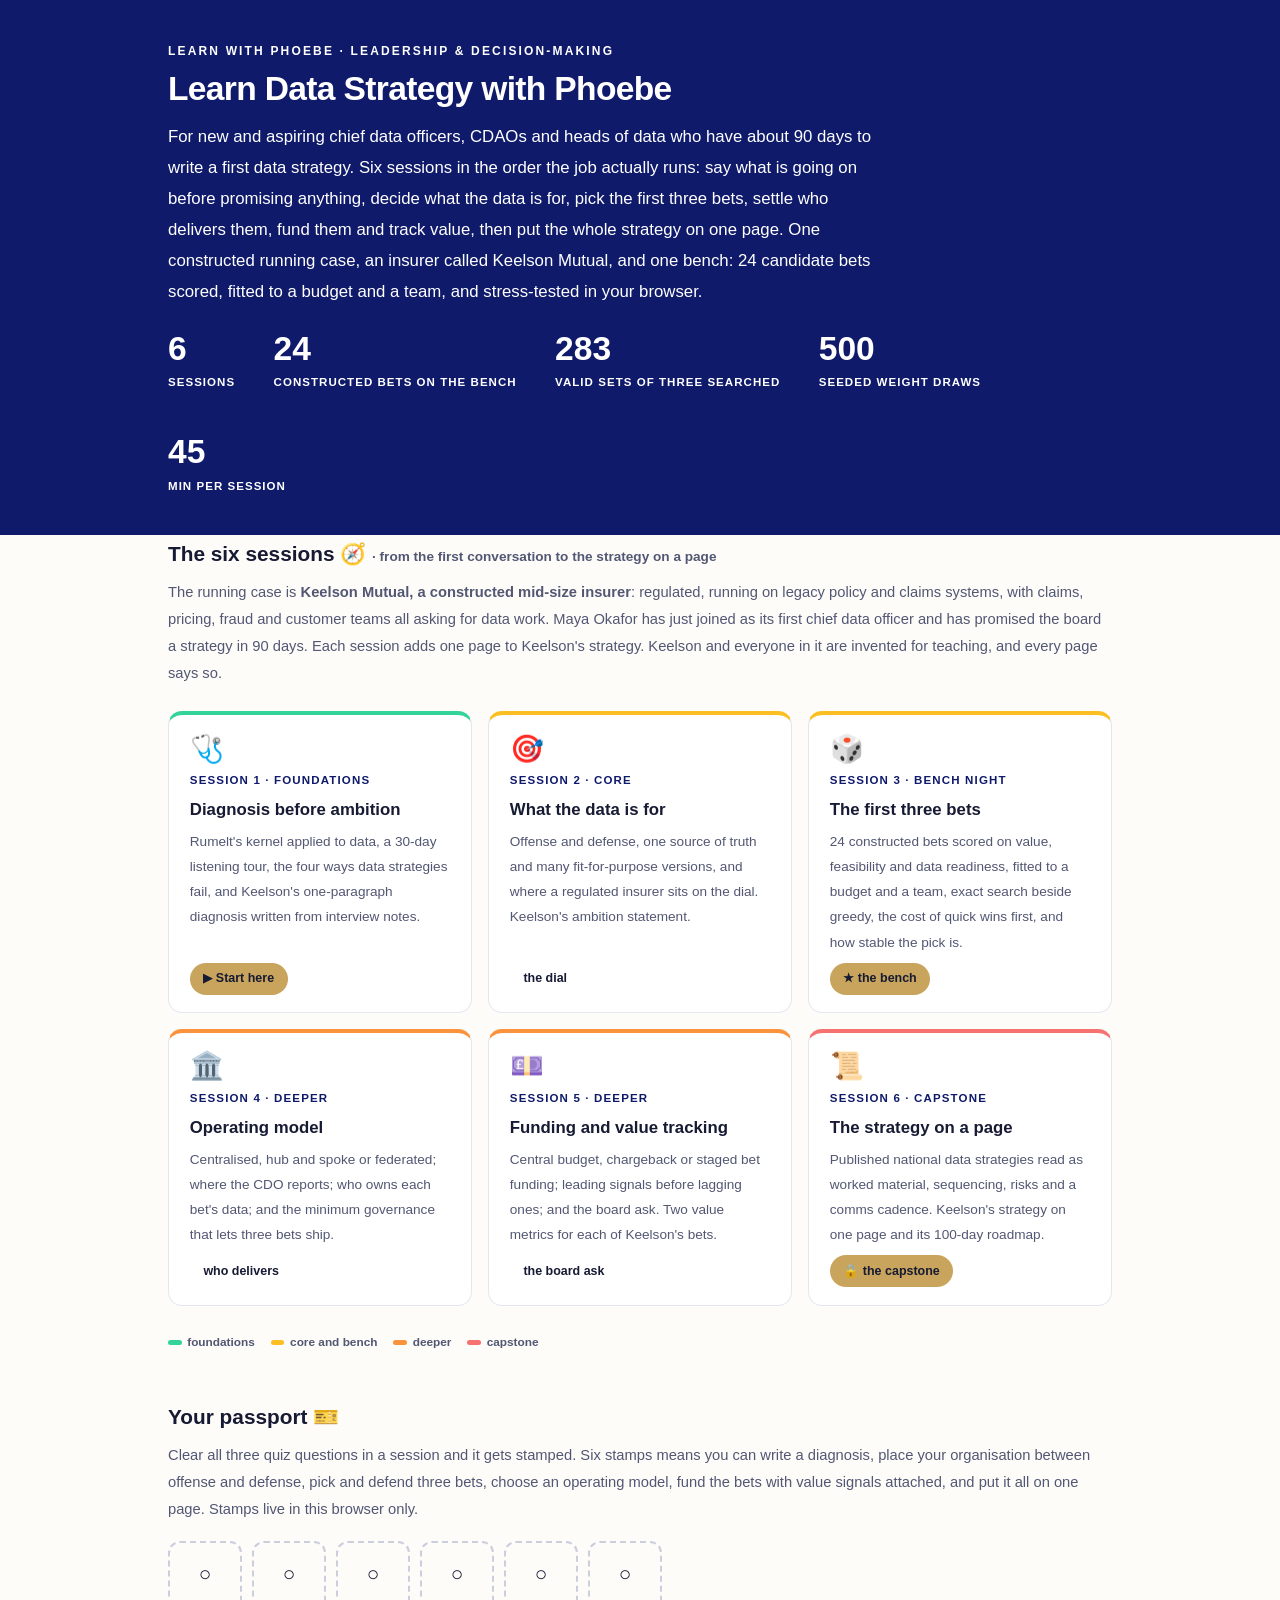
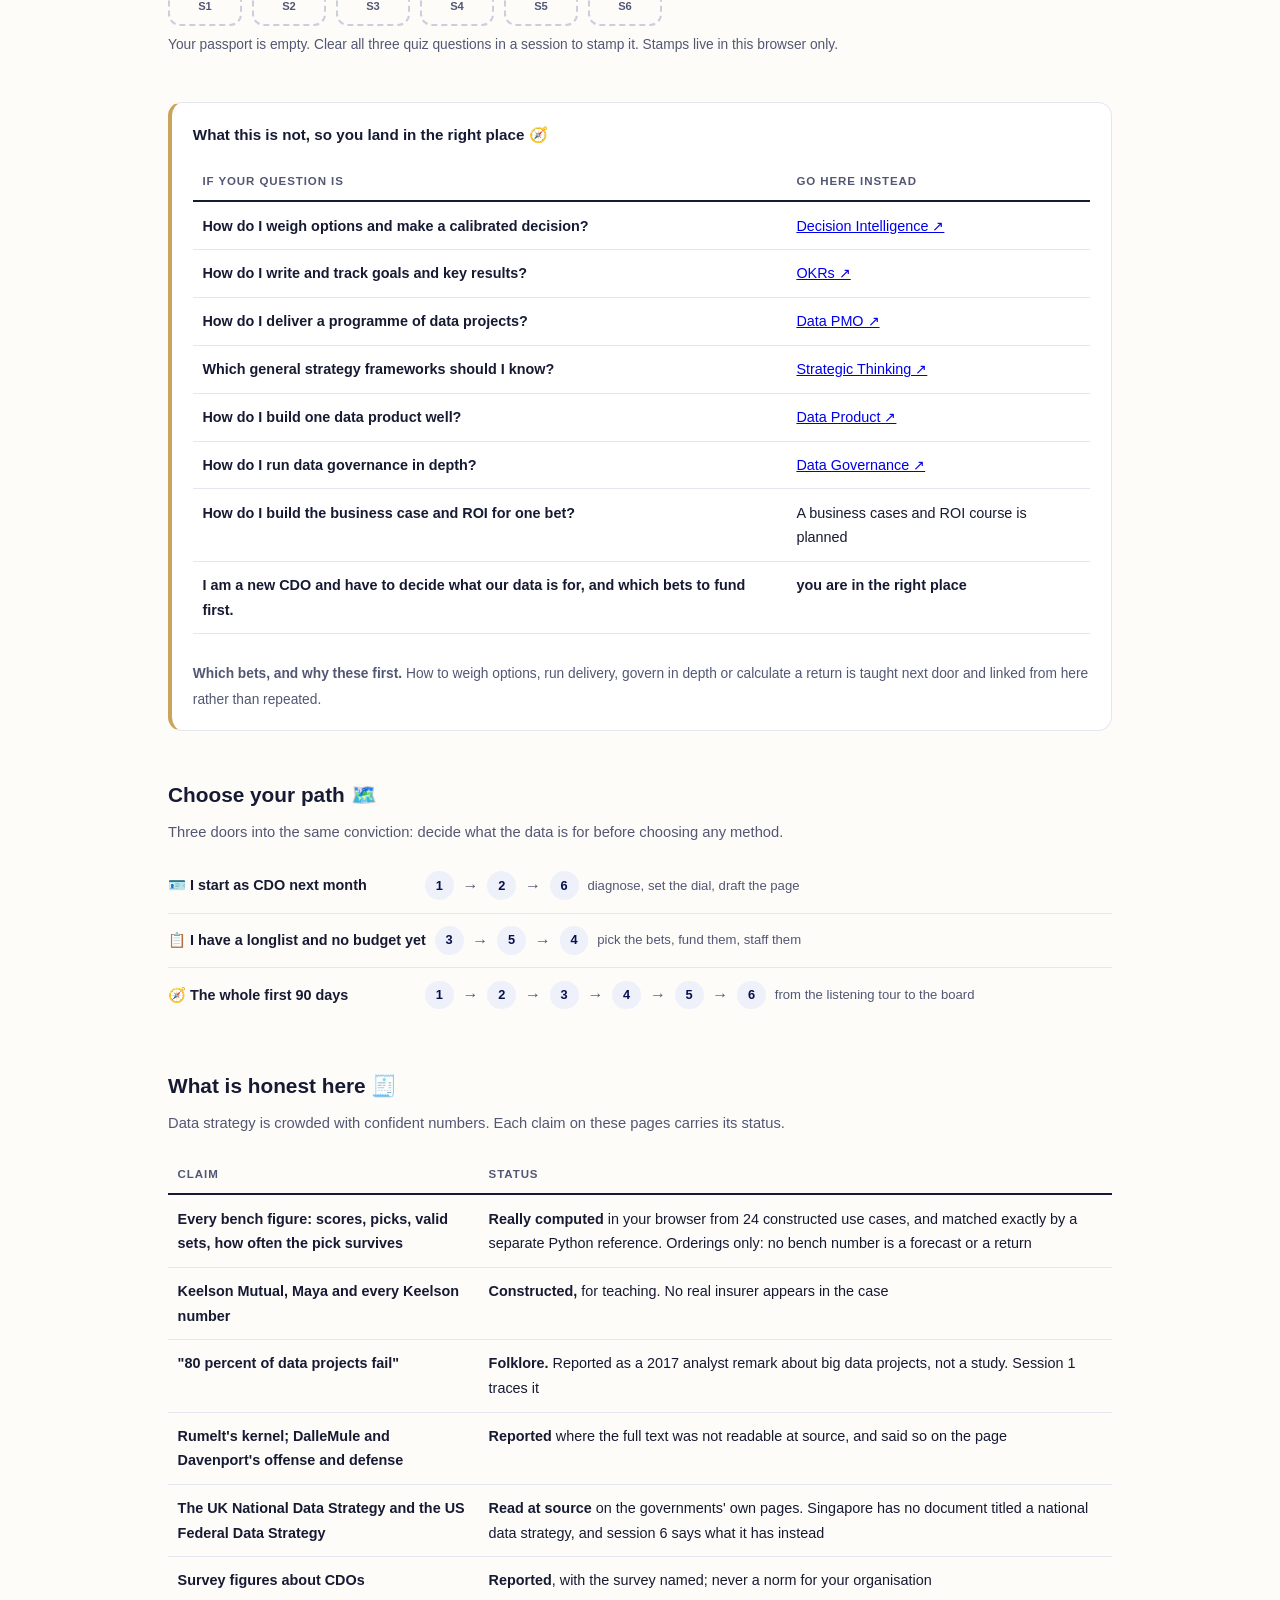
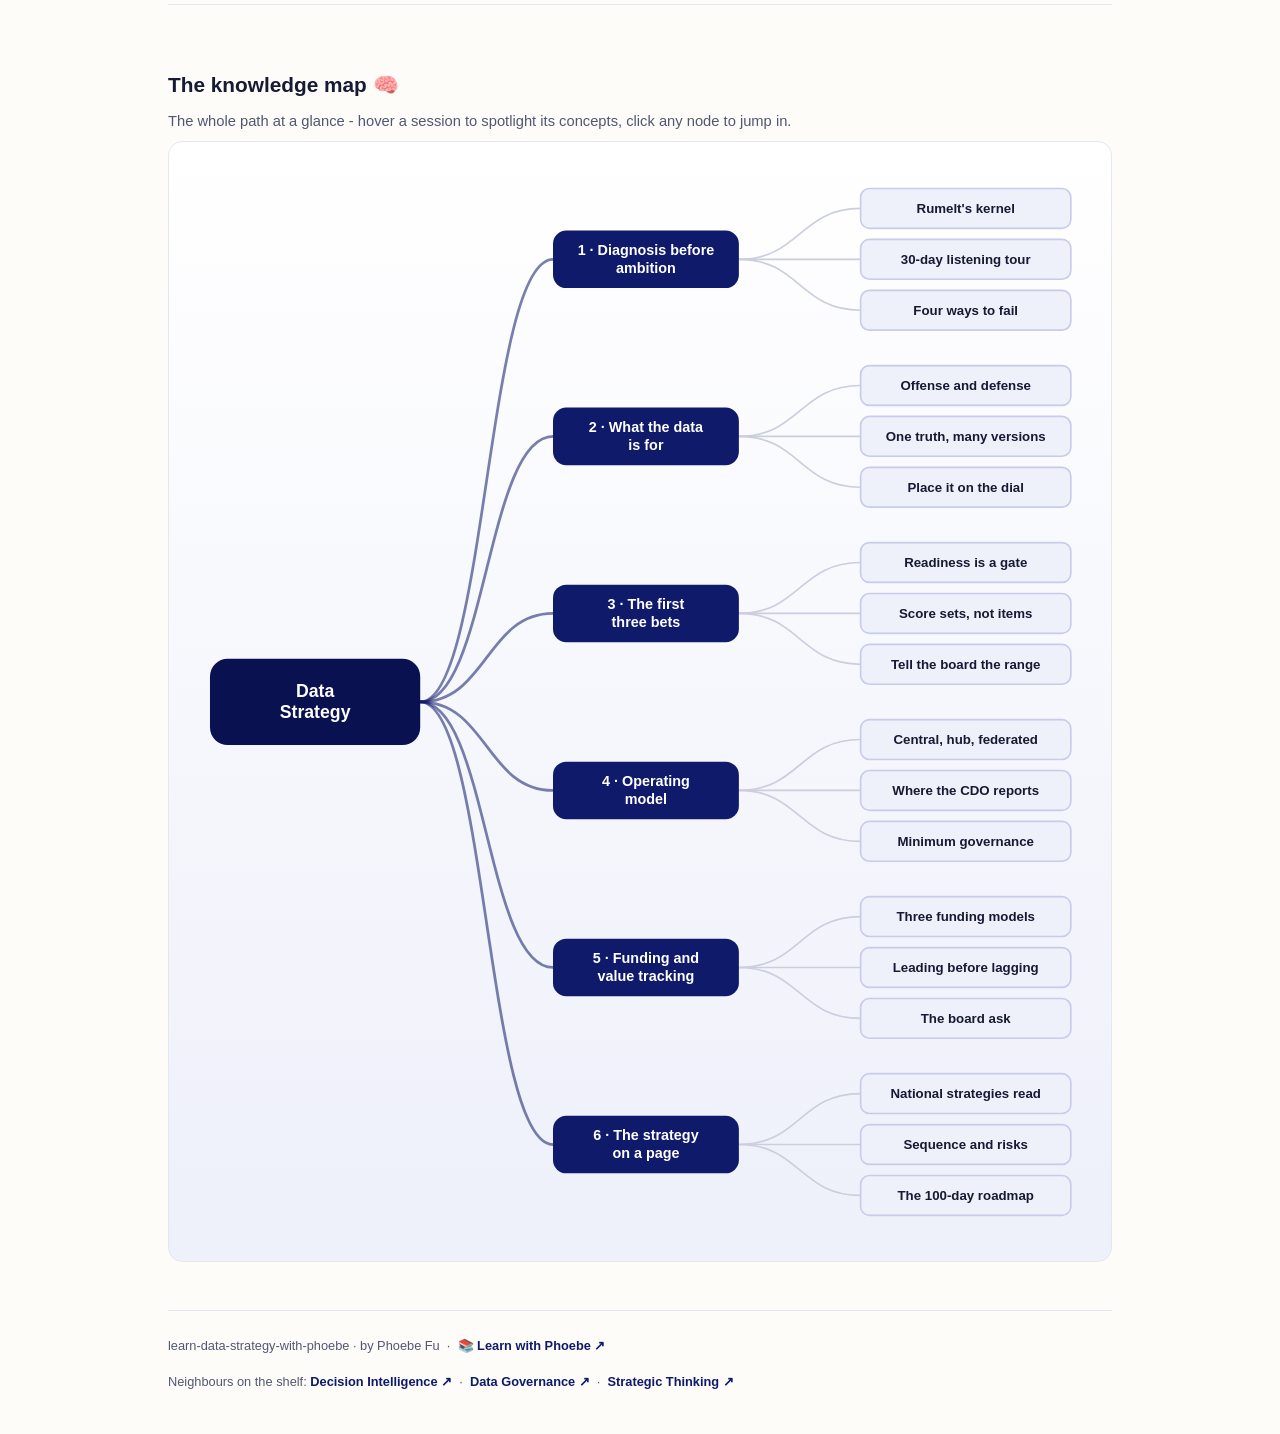
<file: index.html>
<!DOCTYPE html>
<html lang="en">
<head>
<meta charset="UTF-8">
<meta name="viewport" content="width=device-width, initial-scale=1.0">
<!-- social:start -->
<meta name="description" content="Six sessions for new and aspiring chief data officers who must write a first data strategy in about 90 days: a diagnosis before any method, what the data is for, the first three bets on a use-case portfolio scorer computed in your browser, the operating model, funding and value tracking, and the strategy on one page. Free, by Phoebe Fu.">
<meta property="og:type" content="website">
<meta property="og:site_name" content="Learn with Phoebe">
<meta property="og:title" content="Learn Data Strategy with Phoebe">
<meta property="og:description" content="Data strategy for new CDOs. Decide what the data is for, then which three bets to fund first: 24 constructed use cases scored, fitted to a budget and stress-tested in your browser.">
<meta property="og:url" content="https://phoebefu6.github.io/learn-data-strategy-with-phoebe/">
<meta property="og:image" content="https://phoebefu6.github.io/learn-data-strategy-with-phoebe/assets/og-cover.png">
<meta property="og:image:width" content="1200">
<meta property="og:image:height" content="630">
<meta name="twitter:card" content="summary_large_image">
<meta name="twitter:title" content="Learn Data Strategy with Phoebe">
<meta name="twitter:description" content="Your first 90 days as a CDO: diagnosis, the offense-defense dial, and the first three bets.">
<meta name="twitter:image" content="https://phoebefu6.github.io/learn-data-strategy-with-phoebe/assets/og-cover.png">
<!-- social:end -->
<title>Learn Data Strategy with Phoebe</title>
<link rel="stylesheet" href="assets/style.css?v=3">
<style>

  .stats-row { display: flex; gap: 2.4rem; margin-top: 1.5rem; flex-wrap: wrap; }
  .stat b { display: block; font-size: 2.1rem; font-weight: 800; line-height: 1.05; font-variant-numeric: tabular-nums; }
  .stat span { font-size: .72rem; opacity: 1; text-transform: uppercase; letter-spacing: .09em; font-weight: 600; }

  .course-grid { display: grid; grid-template-columns: repeat(auto-fit, minmax(17rem, 1fr)); gap: 1rem; margin-top: 1.5rem; }
  .course-card {
    border: 1px solid var(--hairline);
    border-top: 4px solid var(--diff, var(--indigo));
    border-radius: var(--radius);
    padding: 1.2rem 1.3rem 1.1rem;
    display: flex;
    flex-direction: column;
    gap: .5rem;
    text-decoration: none;
    color: var(--ink);
    background: #fff;
    transition: box-shadow .15s ease, border-color .15s ease, transform .15s ease;
    position: relative;
  }
  .course-card:hover { border-color: var(--indigo-soft); border-top-color: var(--diff, var(--indigo)); box-shadow: 0 8px 28px rgba(var(--shadow-rgb),.16); transform: translateY(-3px); }
  .course-card .cicon { font-size: 1.7rem; line-height: 1; }
  .course-card .cnum { font-size: .72rem; font-weight: 700; color: var(--indigo); text-transform: uppercase; letter-spacing: .1em; }
  .course-card h3 { font-size: 1.05rem; font-weight: 800; line-height: 1.3; }
  .course-card p { font-size: .85rem; color: var(--muted); flex: 1; }
  .course-card .meta { display: flex; gap: .4rem; flex-wrap: wrap; }

  .diff-legend { display: flex; gap: 1rem; margin-top: 1.6rem; font-size: .74rem; color: var(--muted); font-weight: 600; flex-wrap: wrap; }
  .diff-legend i { display: inline-block; width: .85rem; height: .35rem; border-radius: 999px; margin-right: .35rem; vertical-align: middle; }

  .paths { margin-top: 2.6rem; }
  .paths h2 { font-size: 1.3rem; font-weight: 800; margin-bottom: .3rem; }
  .paths .plede { color: var(--muted); font-size: .92rem; margin-bottom: .8rem; }
  .path { display: flex; gap: .55rem; align-items: center; padding: .75rem 0; border-bottom: .5px solid var(--hairline); flex-wrap: wrap; }
  .path:last-child { border-bottom: none; }
  .path b { min-width: 15.5rem; font-size: .9rem; }
  .path .pstep { background: var(--indigo-50); color: var(--indigo-deep); border-radius: 999px; padding: .16rem .68rem; font-weight: 700; font-size: .8rem; text-decoration: none; transition: all .12s ease; }
  .path .pstep:hover { background: var(--indigo); color: #fff; }
  .path .parr { color: var(--muted); font-weight: 700; }

  .mm-section { margin-top: 1.6rem; }
  .mm-section h2 { font-size: 1.3rem; font-weight: 800; margin-bottom: .2rem; }
  .mm-section .mm-lede { color: var(--muted); font-size: .92rem; margin-bottom: .4rem; }
  .mm-wrap { border: 1px solid var(--hairline); border-radius: var(--radius); background: linear-gradient(180deg,#fff,var(--indigo-50)); padding: .6rem; overflow-x: auto; }
  .mm-svg { width: 100%; height: auto; display: block; max-width: 60rem; margin: 0 auto; min-width: 34rem; }
  .mm-link { cursor: pointer; text-decoration: none; }
  .mm-node rect { transition: opacity .15s ease, filter .15s ease; }
  .mm-node text { pointer-events: none; }
  .mm-link:hover .mm-node rect { filter: brightness(1.06); }
  .mm-edge { transition: opacity .15s ease; }

  .not-this { border: 1px solid var(--hairline); border-left: 4px solid var(--clay); border-radius: var(--radius); background: #fff; padding: 1.1rem 1.3rem; margin-top: 1.2rem; }
  .not-this h3 { font-size: .95rem; font-weight: 800; margin-bottom: .5rem; }
</style>
</head>
<body>
<header class="masthead">
  <div class="wrap">
    <div class="eyebrow">Learn with Phoebe · Leadership &amp; Decision-making</div>
    <h1>Learn <span class="accent">Data Strategy</span> with Phoebe</h1>
    <p class="sub">For new and aspiring chief data officers, CDAOs and heads of data who have about 90 days to write a first data strategy. Six sessions in the order the job actually runs: say what is going on before promising anything, decide what the data is for, pick the first three bets, settle who delivers them, fund them and track value, then put the whole strategy on one page. One constructed running case, an insurer called Keelson Mutual, and one bench: 24 candidate bets scored, fitted to a budget and a team, and stress-tested in your browser.</p>
    <div class="stats-row">
      <div class="stat"><b data-count="6">6</b><span>sessions</span></div>
      <div class="stat"><b data-count="24">24</b><span>constructed bets on the bench</span></div>
      <div class="stat"><b data-count="283">283</b><span>valid sets of three searched</span></div>
      <div class="stat"><b data-count="500">500</b><span>seeded weight draws</span></div>
      <div class="stat"><b data-count="45">45</b><span>min per session</span></div>
    </div>
  </div>
</header>
<main class="wrap">
  <section class="section">
    <div class="paths" style="margin-top:0">
      <h2>The six sessions 🧭 <span style="font-size:.85rem;font-weight:600;color:var(--muted)">· from the first conversation to the strategy on a page</span></h2>
      <p class="plede">The running case is <strong>Keelson Mutual, a constructed mid-size insurer</strong>: regulated, running on legacy policy and claims systems, with claims, pricing, fraud and customer teams all asking for data work. Maya Okafor has just joined as its first chief data officer and has promised the board a strategy in 90 days. Each session adds one page to Keelson's strategy. Keelson and everyone in it are invented for teaching, and every page says so.</p>
    </div>
    <div class="course-grid">
      <a class="course-card" href="courses/01-diagnosis-before-ambition.html" style="--diff:#34D399">
        <span class="cicon">🩺</span>
        <span class="cnum">Session 1 · foundations</span>
        <h3>Diagnosis before ambition</h3>
        <p>Rumelt's kernel applied to data, a 30-day listening tour, the four ways data strategies fail, and Keelson's one-paragraph diagnosis written from interview notes.</p>
        <span class="meta"><span class="pill amber">▶ Start here</span></span>
      </a>
      <a class="course-card" href="courses/02-what-the-data-is-for.html" style="--diff:#FBBF24">
        <span class="cicon">🎯</span>
        <span class="cnum">Session 2 · core</span>
        <h3>What the data is for</h3>
        <p>Offense and defense, one source of truth and many fit-for-purpose versions, and where a regulated insurer sits on the dial. Keelson's ambition statement.</p>
        <span class="meta"><span class="pill">the dial</span></span>
      </a>
      <a class="course-card" href="courses/03-the-first-three-bets.html" style="--diff:#FBBF24">
        <span class="cicon">🎲</span>
        <span class="cnum">Session 3 · bench night</span>
        <h3>The first three bets</h3>
        <p>24 constructed bets scored on value, feasibility and data readiness, fitted to a budget and a team, exact search beside greedy, the cost of quick wins first, and how stable the pick is.</p>
        <span class="meta"><span class="pill amber">★ the bench</span></span>
      </a>
      <a class="course-card" href="courses/04-operating-model.html" style="--diff:#FB923C">
        <span class="cicon">🏛️</span>
        <span class="cnum">Session 4 · deeper</span>
        <h3>Operating model</h3>
        <p>Centralised, hub and spoke or federated; where the CDO reports; who owns each bet's data; and the minimum governance that lets three bets ship.</p>
        <span class="meta"><span class="pill">who delivers</span></span>
      </a>
      <a class="course-card" href="courses/05-funding-and-value-tracking.html" style="--diff:#FB923C">
        <span class="cicon">💷</span>
        <span class="cnum">Session 5 · deeper</span>
        <h3>Funding and value tracking</h3>
        <p>Central budget, chargeback or staged bet funding; leading signals before lagging ones; and the board ask. Two value metrics for each of Keelson's bets.</p>
        <span class="meta"><span class="pill">the board ask</span></span>
      </a>
      <a class="course-card" href="courses/06-strategy-on-a-page.html" style="--diff:#F87171">
        <span class="cicon">📜</span>
        <span class="cnum">Session 6 · capstone</span>
        <h3>The strategy on a page</h3>
        <p>Published national data strategies read as worked material, sequencing, risks and a comms cadence. Keelson's strategy on one page and its 100-day roadmap.</p>
        <span class="meta"><span class="pill amber">🔒 the capstone</span></span>
      </a>
    </div>
    <div class="diff-legend">
      <span><i style="background:#34D399"></i>foundations</span>
      <span><i style="background:#FBBF24"></i>core and bench</span>
      <span><i style="background:#FB923C"></i>deeper</span>
      <span><i style="background:#F87171"></i>capstone</span>
    </div>
  </section>
  <section class="section">
    <div class="paths" style="margin-top:0">
      <h2>Your passport 🎫</h2>
      <p class="plede">Clear all three quiz questions in a session and it gets stamped. Six stamps means you can write a diagnosis, place your organisation between offense and defense, pick and defend three bets, choose an operating model, fund the bets with value signals attached, and put it all on one page. Stamps live in this browser only.</p>
    </div>
    <div class="pp-strip"></div>
  </section>
  <section class="section">
    <div class="not-this">
      <h3>What this is not, so you land in the right place 🧭</h3>
      <table class="clean">
        <tr><th>If your question is</th><th>Go here instead</th></tr>
        <tr><td>How do I weigh options and make a calibrated decision?</td><td><a href="https://phoebefu6.github.io/learn-decision-intelligence-with-phoebe/">Decision Intelligence ↗</a></td></tr>
        <tr><td>How do I write and track goals and key results?</td><td><a href="https://phoebefu6.github.io/learn-okr-with-phoebe/">OKRs ↗</a></td></tr>
        <tr><td>How do I deliver a programme of data projects?</td><td><a href="https://phoebefu6.github.io/learn-data-pmo-with-phoebe/">Data PMO ↗</a></td></tr>
        <tr><td>Which general strategy frameworks should I know?</td><td><a href="https://phoebefu6.github.io/learn-strategic-thinking-with-phoebe/">Strategic Thinking ↗</a></td></tr>
        <tr><td>How do I build one data product well?</td><td><a href="https://phoebefu6.github.io/learn-data-product-with-phoebe/">Data Product ↗</a></td></tr>
        <tr><td>How do I run data governance in depth?</td><td><a href="https://phoebefu6.github.io/learn-data-governance-with-phoebe/">Data Governance ↗</a></td></tr>
        <tr><td>How do I build the business case and ROI for one bet?</td><td>A business cases and ROI course is planned</td></tr>
        <tr><td><strong>I am a new CDO and have to decide what our data is for, and which bets to fund first.</strong></td><td><strong>you are in the right place</strong></td></tr>
      </table>
      <p style="margin-top:.7rem;font-size:.86rem;color:var(--muted)"><strong>Which bets, and why these first.</strong> How to weigh options, run delivery, govern in depth or calculate a return is taught next door and linked from here rather than repeated.</p>
    </div>
  </section>
  <section class="section">
    <div class="paths">
      <h2>Choose your path 🗺️</h2>
      <p class="plede">Three doors into the same conviction: decide what the data is for before choosing any method.</p>
      <div class="path"><b>🪪 I start as CDO next month</b>
        <a class="pstep" href="courses/01-diagnosis-before-ambition.html">1</a><span class="parr">→</span>
        <a class="pstep" href="courses/02-what-the-data-is-for.html">2</a><span class="parr">→</span>
        <a class="pstep" href="courses/06-strategy-on-a-page.html">6</a>
        <span style="font-size:.82rem;color:var(--muted)">diagnose, set the dial, draft the page</span>
      </div>
      <div class="path"><b>📋 I have a longlist and no budget yet</b>
        <a class="pstep" href="courses/03-the-first-three-bets.html">3</a><span class="parr">→</span>
        <a class="pstep" href="courses/05-funding-and-value-tracking.html">5</a><span class="parr">→</span>
        <a class="pstep" href="courses/04-operating-model.html">4</a>
        <span style="font-size:.82rem;color:var(--muted)">pick the bets, fund them, staff them</span>
      </div>
      <div class="path"><b>🧭 The whole first 90 days</b>
        <a class="pstep" href="courses/01-diagnosis-before-ambition.html">1</a><span class="parr">→</span>
        <a class="pstep" href="courses/02-what-the-data-is-for.html">2</a><span class="parr">→</span>
        <a class="pstep" href="courses/03-the-first-three-bets.html">3</a><span class="parr">→</span>
        <a class="pstep" href="courses/04-operating-model.html">4</a><span class="parr">→</span>
        <a class="pstep" href="courses/05-funding-and-value-tracking.html">5</a><span class="parr">→</span>
        <a class="pstep" href="courses/06-strategy-on-a-page.html">6</a>
        <span style="font-size:.82rem;color:var(--muted)">from the listening tour to the board</span>
      </div>
    </div>
  </section>
  <section class="section">
    <div class="paths" style="margin-top:0">
      <h2>What is honest here 🧾</h2>
      <p class="plede">Data strategy is crowded with confident numbers. Each claim on these pages carries its status.</p>
    </div>
    <table class="clean">
      <tr><th>Claim</th><th>Status</th></tr>
      <tr><td>Every bench figure: scores, picks, valid sets, how often the pick survives</td><td><strong>Really computed</strong> in your browser from 24 constructed use cases, and matched exactly by a separate Python reference. Orderings only: no bench number is a forecast or a return</td></tr>
      <tr><td>Keelson Mutual, Maya and every Keelson number</td><td><strong>Constructed,</strong> for teaching. No real insurer appears in the case</td></tr>
      <tr><td>"80 percent of data projects fail"</td><td><strong>Folklore.</strong> Reported as a 2017 analyst remark about big data projects, not a study. Session 1 traces it</td></tr>
      <tr><td>Rumelt's kernel; DalleMule and Davenport's offense and defense</td><td><strong>Reported</strong> where the full text was not readable at source, and said so on the page</td></tr>
      <tr><td>The UK National Data Strategy and the US Federal Data Strategy</td><td><strong>Read at source</strong> on the governments' own pages. Singapore has no document titled a national data strategy, and session 6 says what it has instead</td></tr>
      <tr><td>Survey figures about CDOs</td><td><strong>Reported</strong>, with the survey named; never a norm for your organisation</td></tr>
    </table>
  </section>
  <section class="section mm-section">
    <h2>The knowledge map 🧠</h2>
    <p class="mm-lede">The whole path at a glance - hover a session to spotlight its concepts, click any node to jump in.</p>
    <div class="mm-wrap"><div id="mindmap"></div></div>
  </section>
  <footer class="pagefoot">
    <span>learn-data-strategy-with-phoebe · by Phoebe Fu &nbsp;·&nbsp; 📚 <a href="https://phoebefu6.github.io/learn-with-phoebe/">Learn with Phoebe ↗</a></span>
    <span>Neighbours on the shelf: <a href="https://phoebefu6.github.io/learn-decision-intelligence-with-phoebe/">Decision Intelligence ↗</a> &nbsp;·&nbsp; <a href="https://phoebefu6.github.io/learn-data-governance-with-phoebe/">Data Governance ↗</a> &nbsp;·&nbsp; <a href="https://phoebefu6.github.io/learn-strategic-thinking-with-phoebe/">Strategic Thinking ↗</a></span>
  </footer>
</main>
<script>
window.MINDMAP_DATA = {
 "title": "Data\nStrategy",
 "centerColor": "#0A1150",
 "sessions": [
  {
   "label": "Diagnosis before\nambition",
   "href": "courses/01-diagnosis-before-ambition.html",
   "color": "#34D399",
   "concepts": [
    {
     "label": "Rumelt's kernel",
     "href": "courses/01-diagnosis-before-ambition.html"
    },
    {
     "label": "30-day listening tour",
     "href": "courses/01-diagnosis-before-ambition.html"
    },
    {
     "label": "Four ways to fail",
     "href": "courses/01-diagnosis-before-ambition.html"
    }
   ]
  },
  {
   "label": "What the data\nis for",
   "href": "courses/02-what-the-data-is-for.html",
   "color": "#FBBF24",
   "concepts": [
    {
     "label": "Offense and defense",
     "href": "courses/02-what-the-data-is-for.html"
    },
    {
     "label": "One truth, many versions",
     "href": "courses/02-what-the-data-is-for.html"
    },
    {
     "label": "Place it on the dial",
     "href": "courses/02-what-the-data-is-for.html"
    }
   ]
  },
  {
   "label": "The first\nthree bets",
   "href": "courses/03-the-first-three-bets.html",
   "color": "#FBBF24",
   "concepts": [
    {
     "label": "Readiness is a gate",
     "href": "courses/03-the-first-three-bets.html"
    },
    {
     "label": "Score sets, not items",
     "href": "courses/03-the-first-three-bets.html"
    },
    {
     "label": "Tell the board the range",
     "href": "courses/03-the-first-three-bets.html"
    }
   ]
  },
  {
   "label": "Operating\nmodel",
   "href": "courses/04-operating-model.html",
   "color": "#FB923C",
   "concepts": [
    {
     "label": "Central, hub, federated",
     "href": "courses/04-operating-model.html"
    },
    {
     "label": "Where the CDO reports",
     "href": "courses/04-operating-model.html"
    },
    {
     "label": "Minimum governance",
     "href": "courses/04-operating-model.html"
    }
   ]
  },
  {
   "label": "Funding and\nvalue tracking",
   "href": "courses/05-funding-and-value-tracking.html",
   "color": "#FB923C",
   "concepts": [
    {
     "label": "Three funding models",
     "href": "courses/05-funding-and-value-tracking.html"
    },
    {
     "label": "Leading before lagging",
     "href": "courses/05-funding-and-value-tracking.html"
    },
    {
     "label": "The board ask",
     "href": "courses/05-funding-and-value-tracking.html"
    }
   ]
  },
  {
   "label": "The strategy\non a page",
   "href": "courses/06-strategy-on-a-page.html",
   "color": "#F87171",
   "concepts": [
    {
     "label": "National strategies read",
     "href": "courses/06-strategy-on-a-page.html"
    },
    {
     "label": "Sequence and risks",
     "href": "courses/06-strategy-on-a-page.html"
    },
    {
     "label": "The 100-day roadmap",
     "href": "courses/06-strategy-on-a-page.html"
    }
   ]
  }
 ]
};
</script>
<script src="assets/mindmap.js?v=1"></script>
<script src="assets/app.js?v=1"></script>
</body>
</html>
</file>
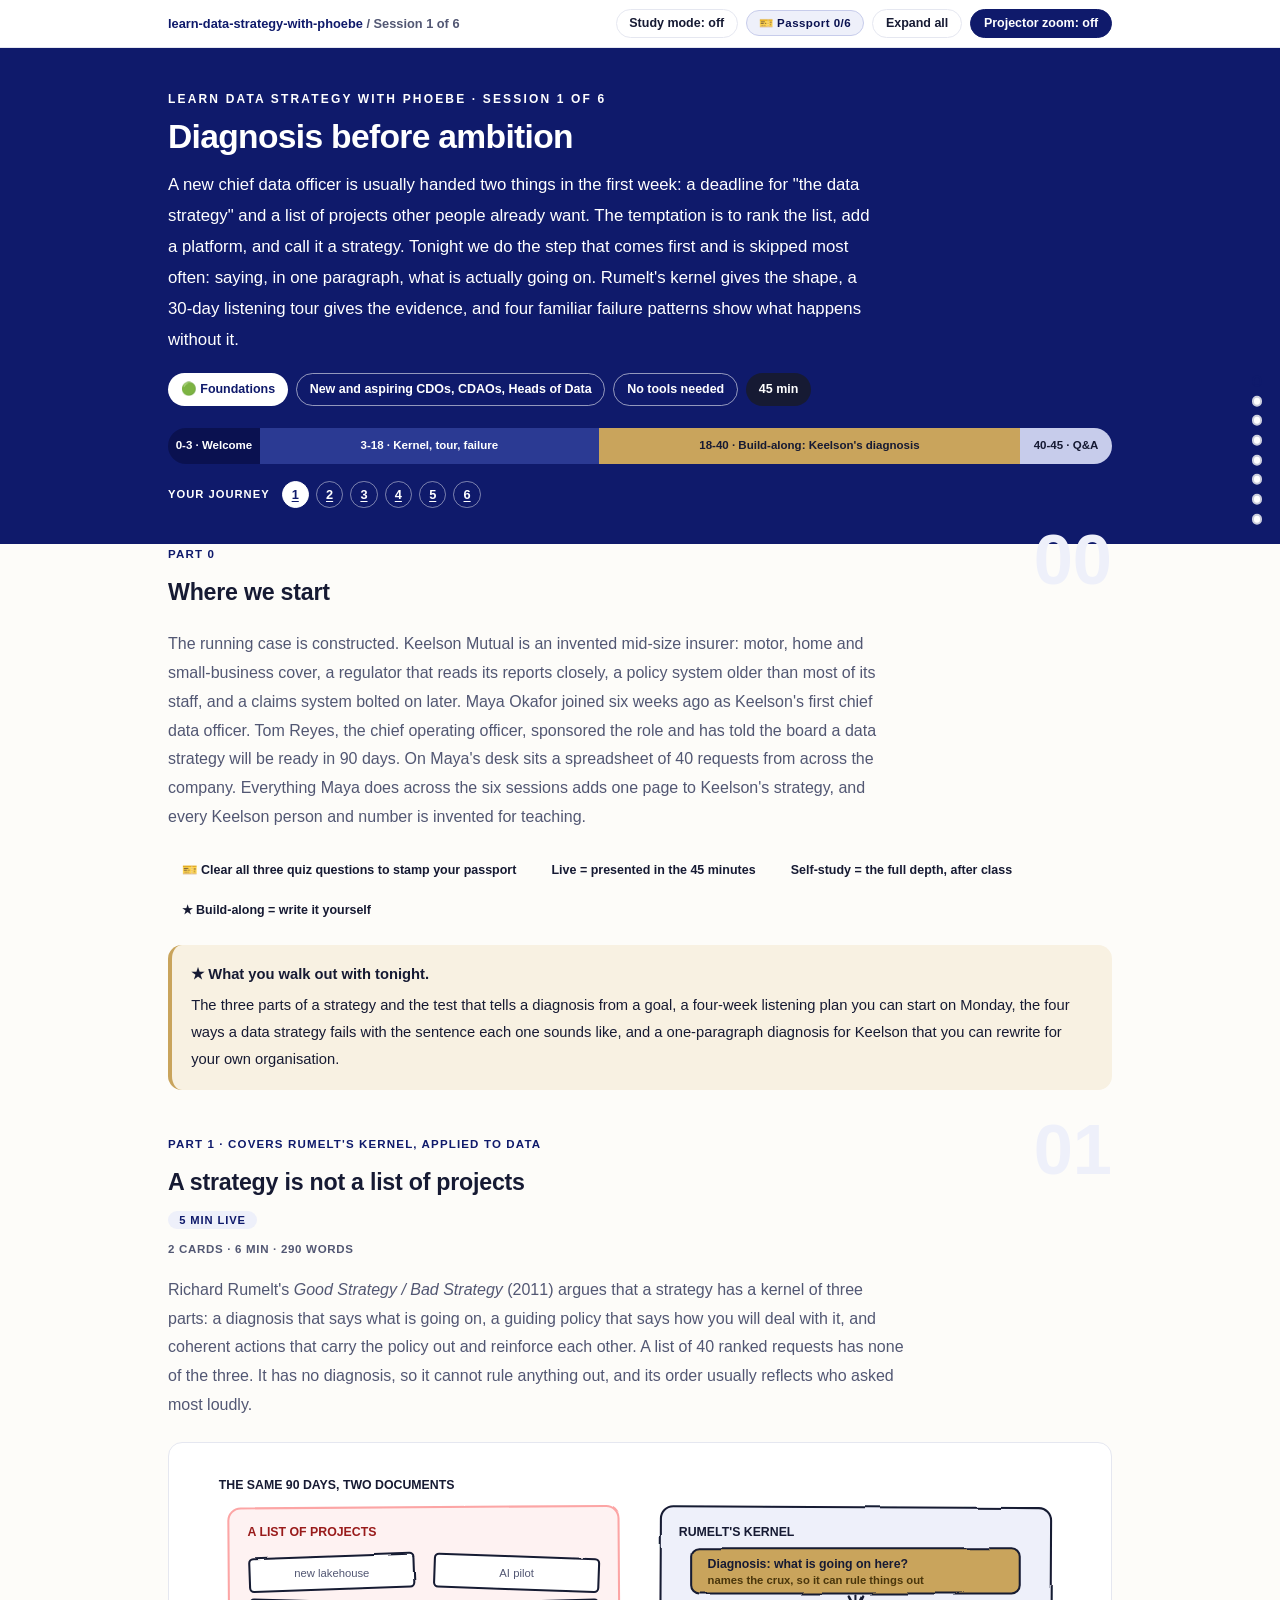
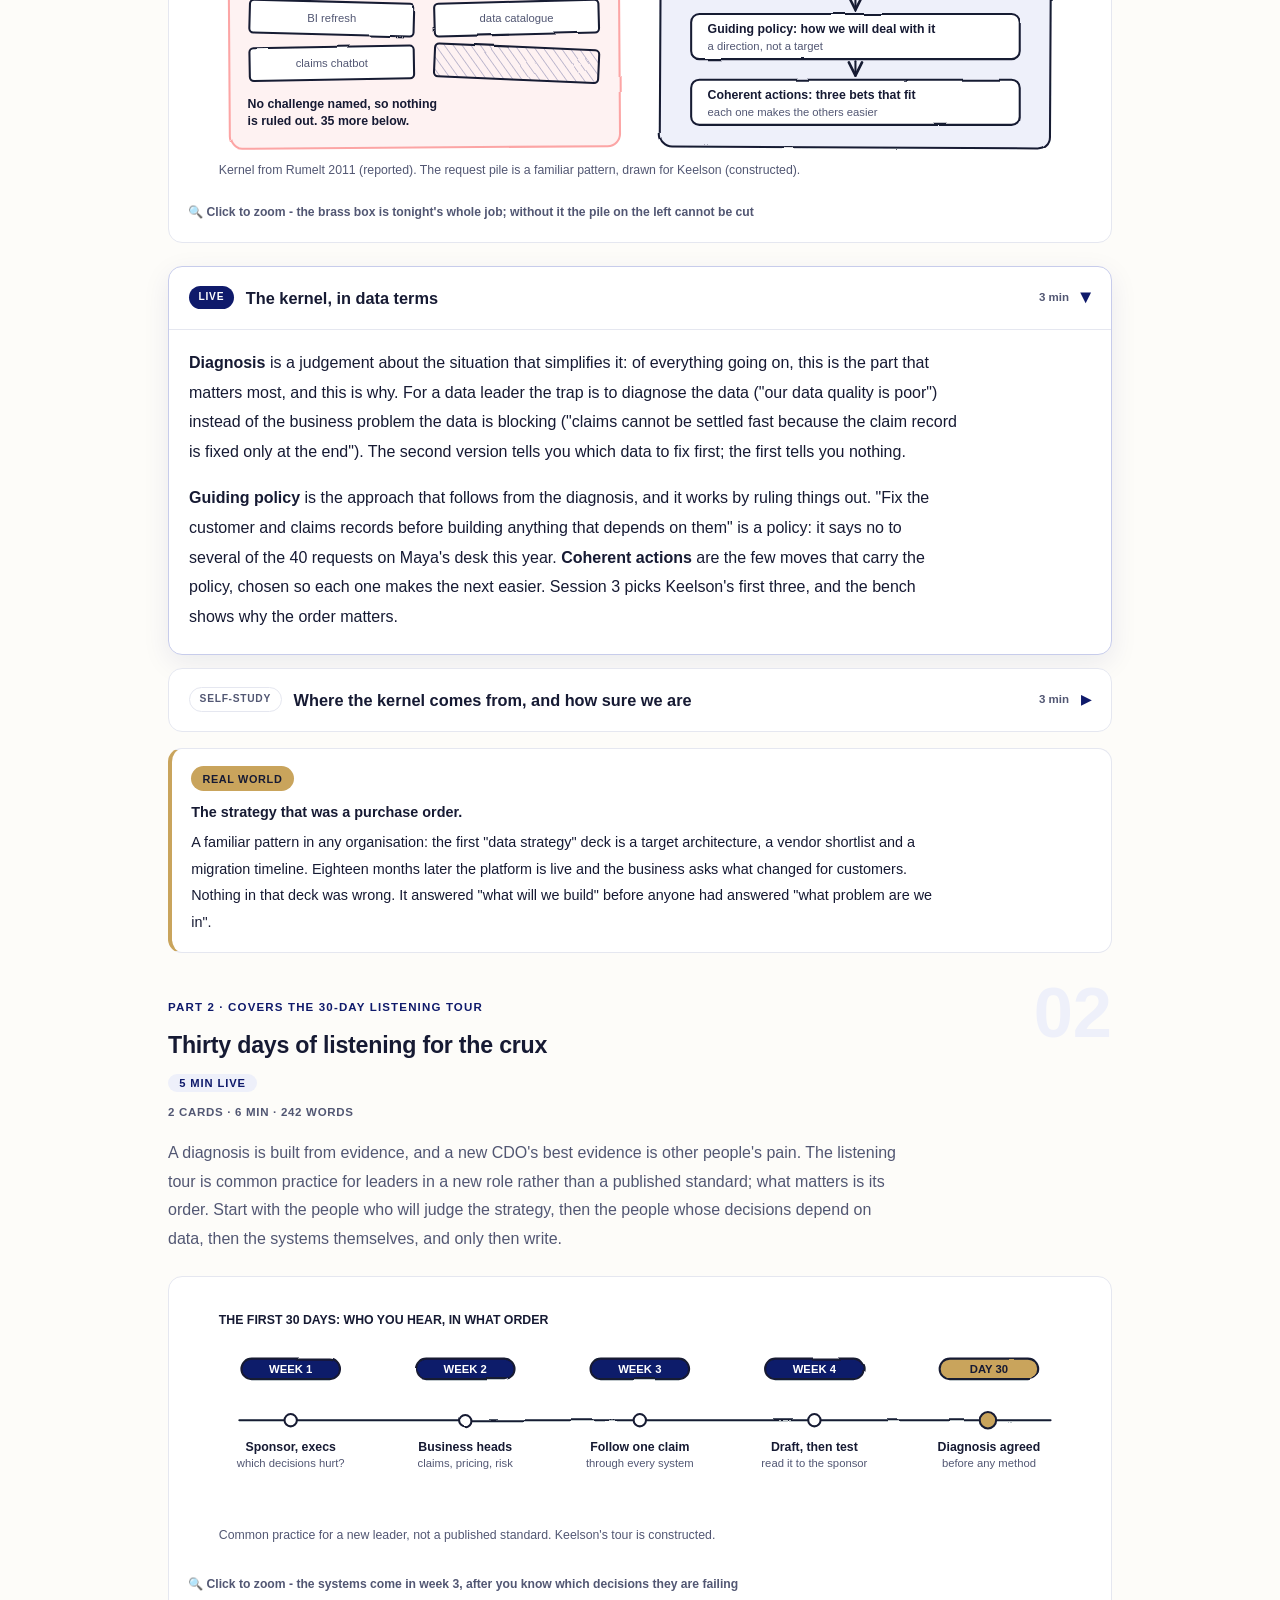
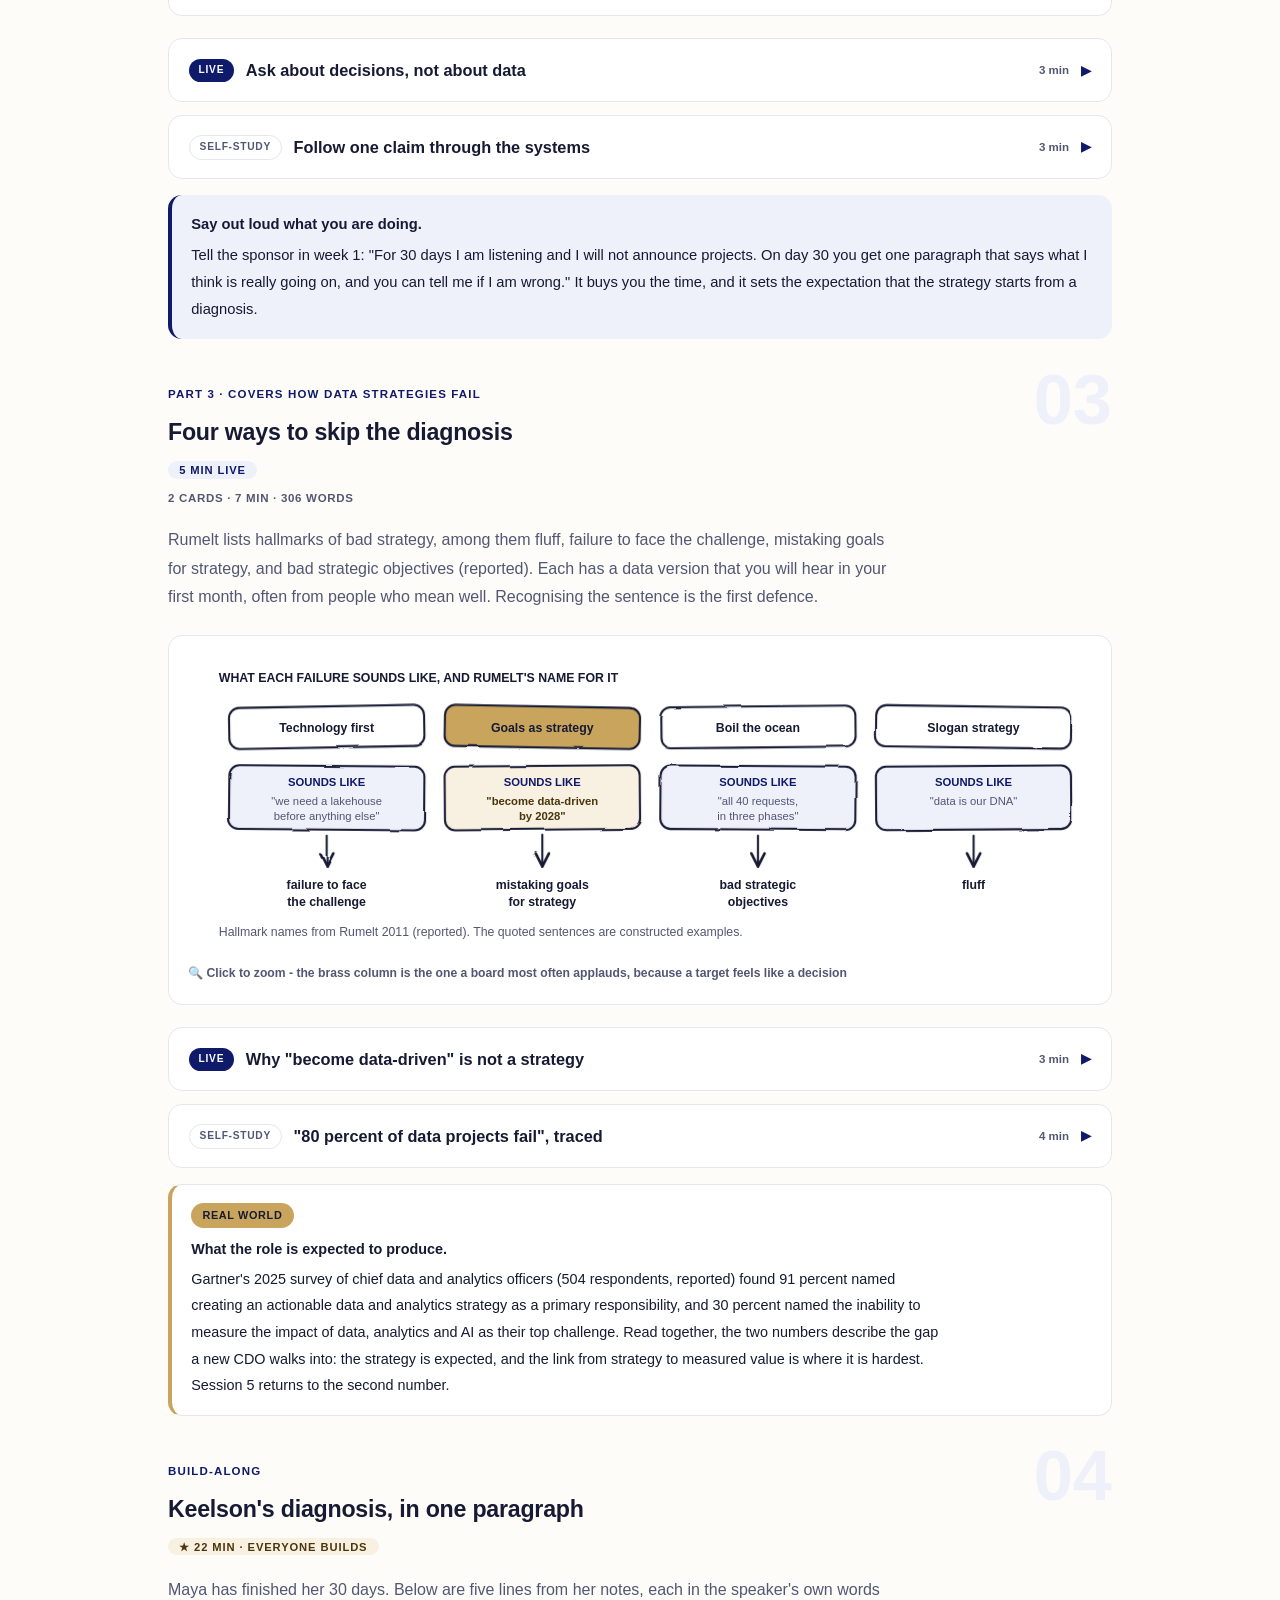
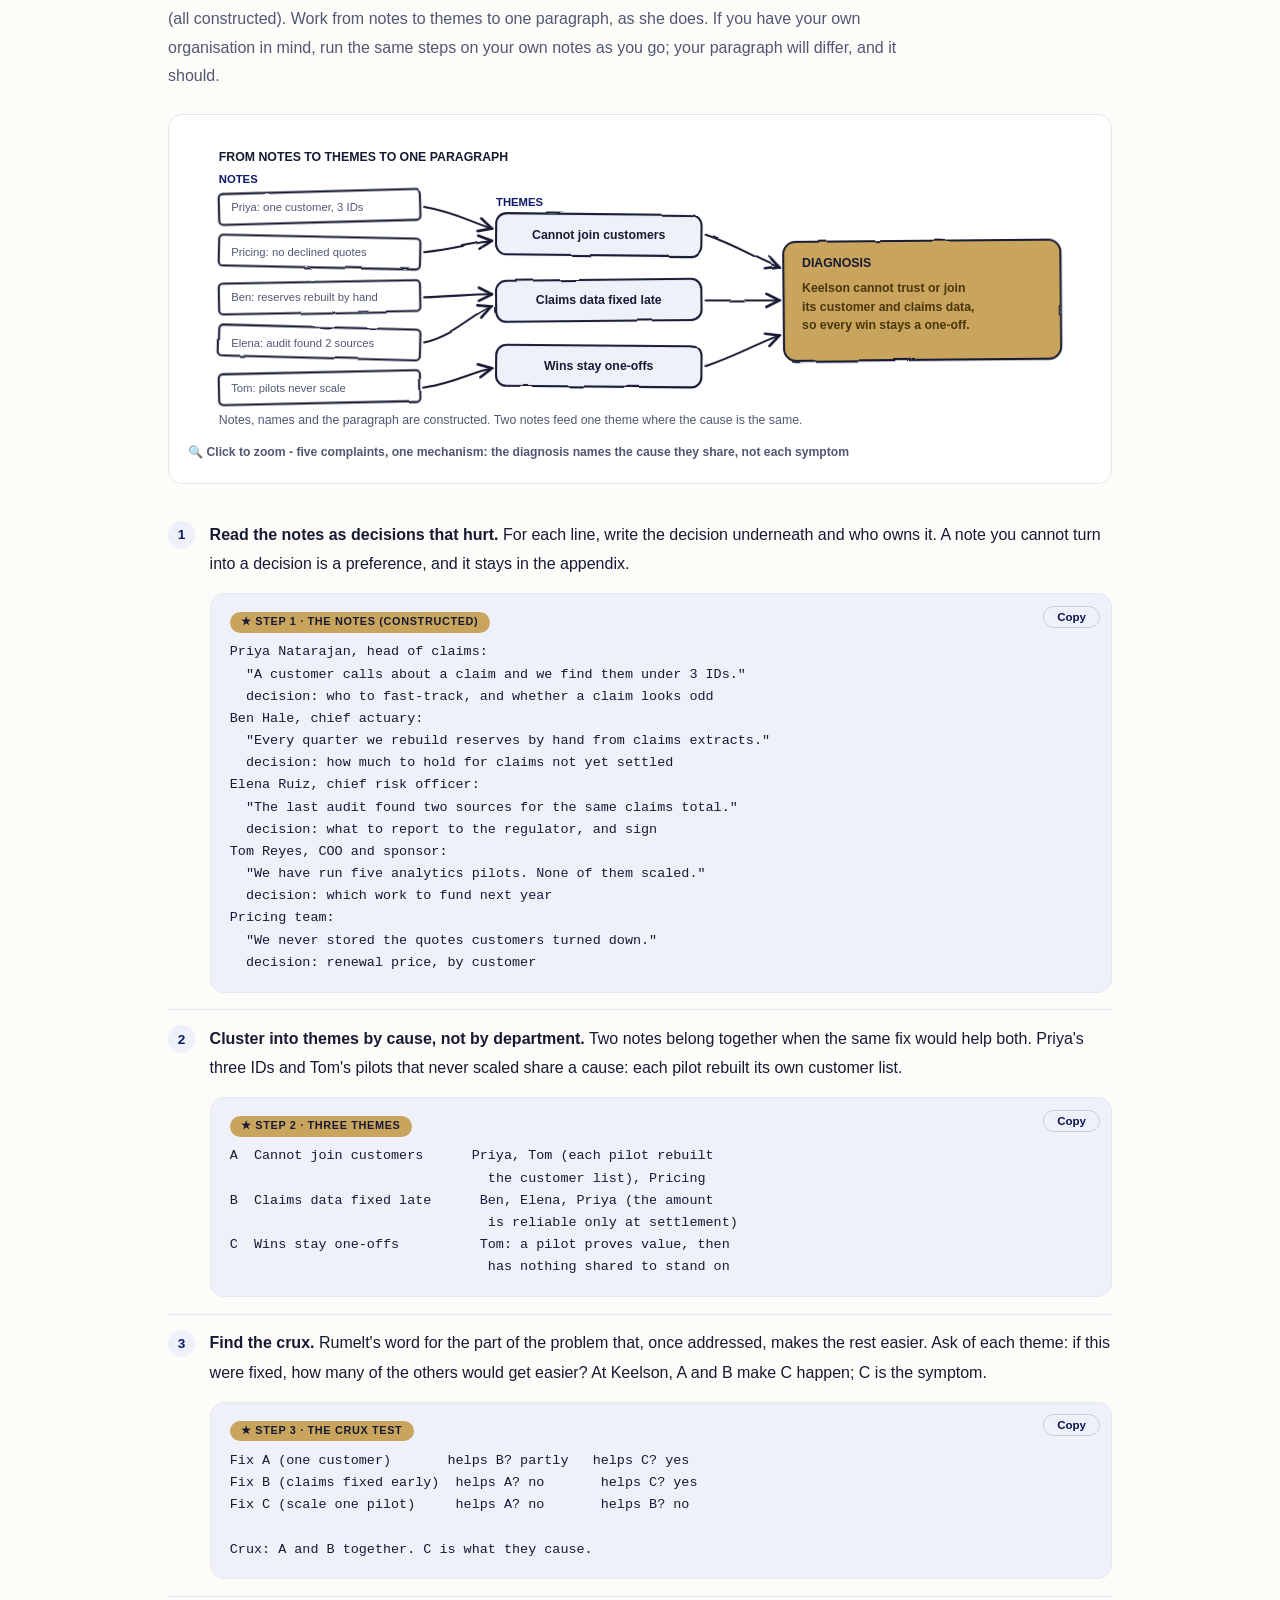
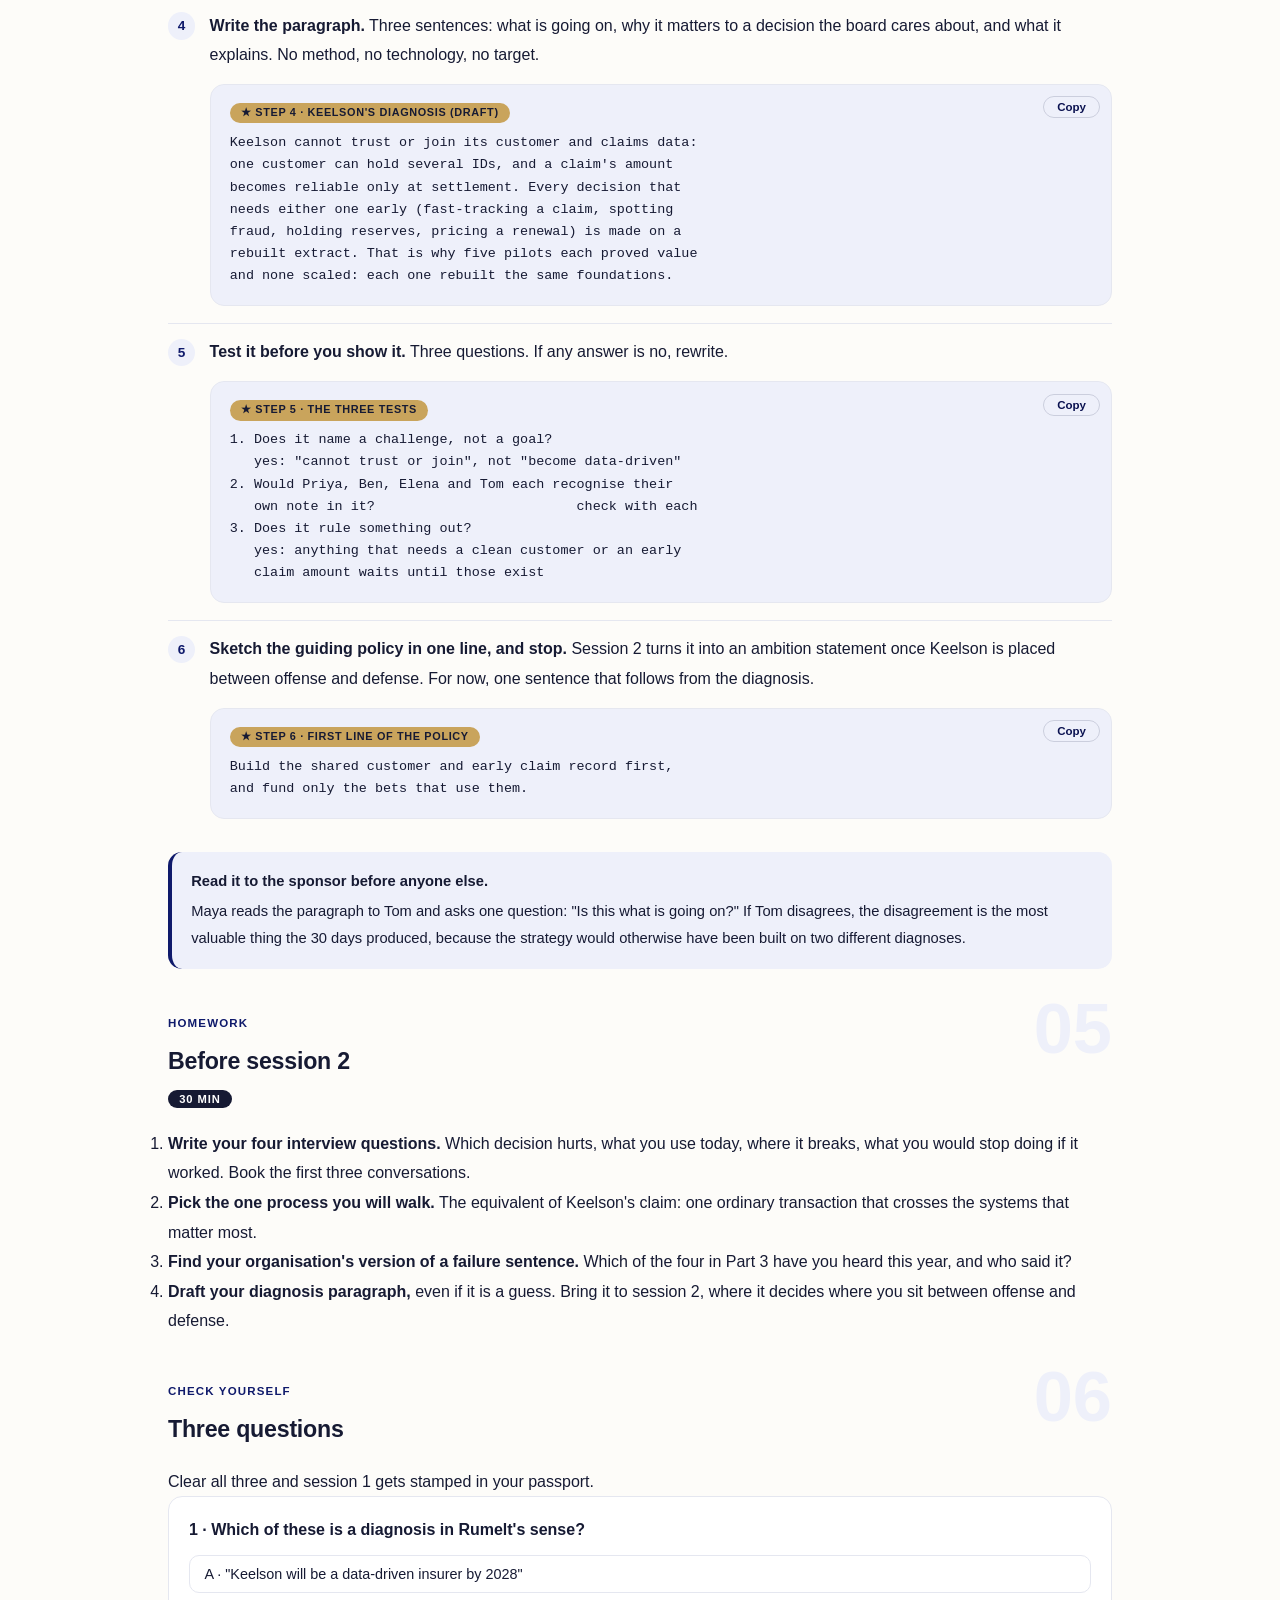
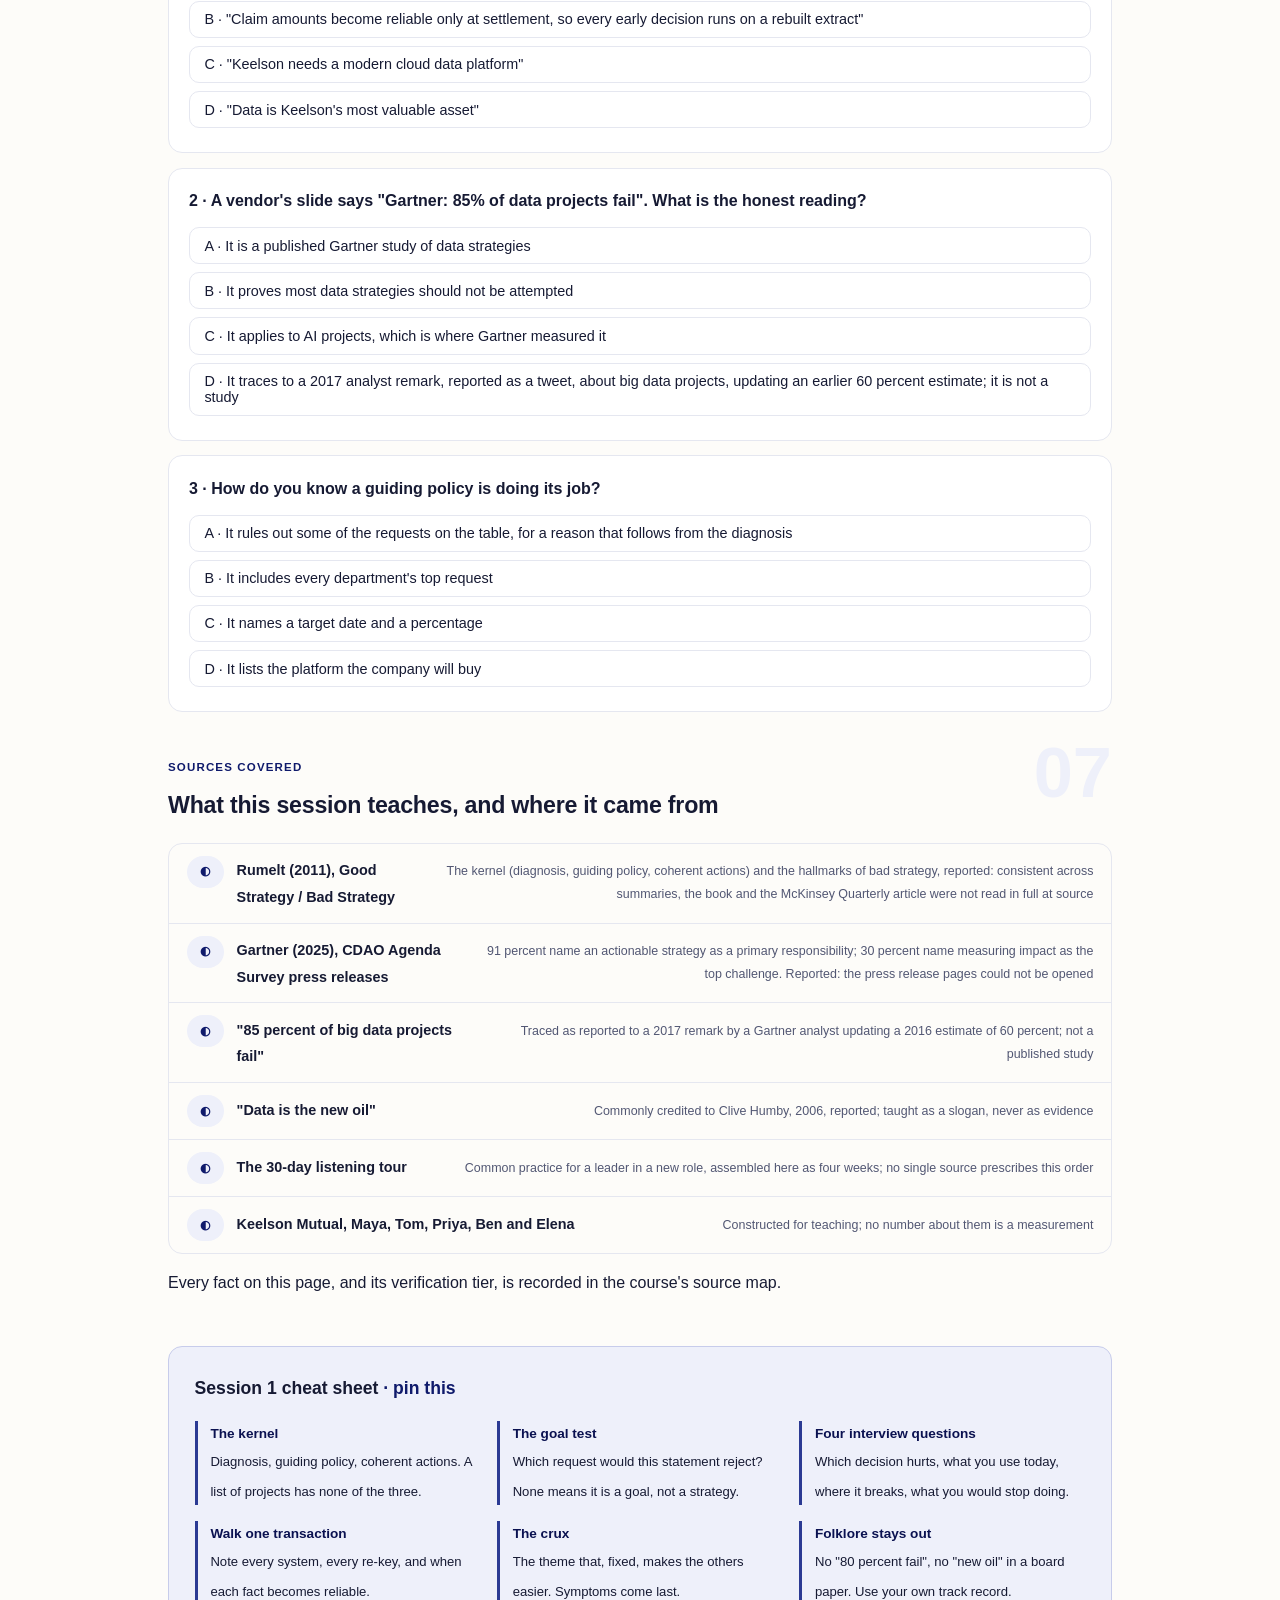
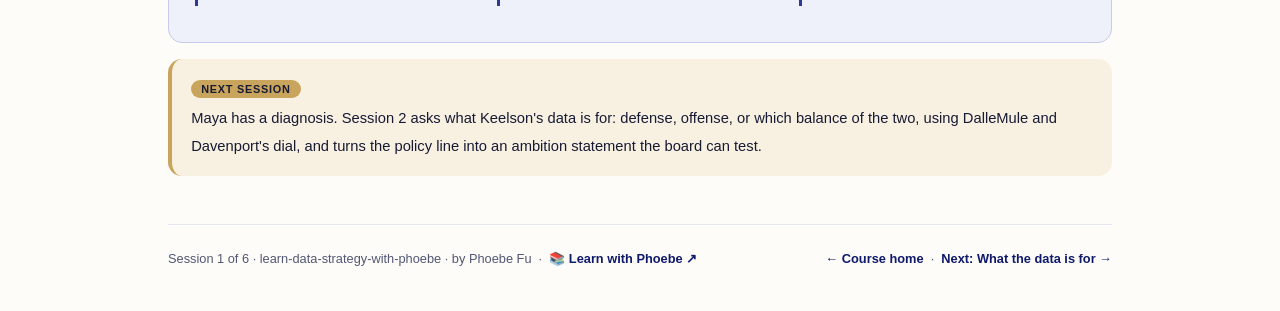
<file: courses/01-diagnosis-before-ambition.html>
<!DOCTYPE html>
<html lang="en">
<head>
<meta charset="UTF-8">
<meta name="viewport" content="width=device-width, initial-scale=1.0">
<!-- social:start -->
<meta name="description" content="Session 1 of 6. A new CDO's first job is to say what is actually going on before promising anything. Rumelt's kernel applied to data, a 30-day listening tour, the four ways data strategies fail, and Keelson Mutual's one-paragraph diagnosis written from interview notes.">
<meta property="og:type" content="article">
<meta property="og:site_name" content="Learn with Phoebe">
<meta property="og:title" content="Diagnosis before ambition - learn data strategy with phoebe">
<meta property="og:description" content="Session 1 of 6. A data strategy starts with a diagnosis, not a list of projects. Listen for 30 days, name the crux, write one paragraph.">
<meta property="og:url" content="https://phoebefu6.github.io/learn-data-strategy-with-phoebe/courses/01-diagnosis-before-ambition.html">
<meta property="og:image" content="https://phoebefu6.github.io/learn-data-strategy-with-phoebe/assets/og-cover.png">
<meta property="og:image:width" content="1200">
<meta property="og:image:height" content="630">
<meta name="twitter:card" content="summary_large_image">
<meta name="twitter:title" content="Diagnosis before ambition - learn data strategy with phoebe">
<meta name="twitter:description" content="Session 1 of 6. Rumelt's kernel for data, the listening tour, and a one-paragraph diagnosis.">
<meta name="twitter:image" content="https://phoebefu6.github.io/learn-data-strategy-with-phoebe/assets/og-cover.png">
<!-- social:end -->
<title>Session 1 · Diagnosis before ambition - learn data strategy with phoebe</title>
<link rel="stylesheet" href="../assets/style.css?v=3">
</head>
<body>

<div class="toolbar">
  <div class="wrap">
    <span class="crumb"><a href="../index.html">learn-data-strategy-with-phoebe</a> / Session 1 of 6</span>
    <button class="btn" id="toggle-all" type="button">Expand all</button>
    <button class="btn primary" id="zoom-toggle" type="button">Projector zoom: off</button>
  </div>
</div>

<header class="masthead">
  <div class="wrap">
    <div class="eyebrow">Learn Data Strategy with Phoebe · Session 1 of 6</div>
    <h1><span class="accent">Diagnosis</span> before ambition</h1>
    <p class="sub">A new chief data officer is usually handed two things in the first week: a deadline for "the data strategy" and a list of projects other people already want. The temptation is to rank the list, add a platform, and call it a strategy. Tonight we do the step that comes first and is skipped most often: saying, in one paragraph, what is actually going on. Rumelt's kernel gives the shape, a 30-day listening tour gives the evidence, and four familiar failure patterns show what happens without it.</p>
    <div class="chip-row">
      <span class="chip level">🟢 Foundations</span>
      <span class="chip audience">New and aspiring CDOs, CDAOs, Heads of Data</span>
      <span class="chip audience">No tools needed</span>
      <span class="chip time">45 min</span>
    </div>
    <div class="agenda">
      <span class="a1" style="flex:1">0-3 · Welcome</span>
      <span class="a2" style="flex:4">3-18 · Kernel, tour, failure</span>
      <span class="a3" style="flex:5">18-40 · Build-along: Keelson's diagnosis</span>
      <span class="a4" style="flex:1">40-45 · Q&amp;A</span>
    </div>
  </div>
</header>

<main class="wrap">

  <section class="section" id="intro">
    <div class="section-kicker">
      <span class="klabel">Part 0</span>
      <h2>Where we start</h2>
    </div>
    <p class="lede">The running case is constructed. Keelson Mutual is an invented mid-size insurer: motor, home and small-business cover, a regulator that reads its reports closely, a policy system older than most of its staff, and a claims system bolted on later. Maya Okafor joined six weeks ago as Keelson's first chief data officer. Tom Reyes, the chief operating officer, sponsored the role and has told the board a data strategy will be ready in 90 days. On Maya's desk sits a spreadsheet of 40 requests from across the company. Everything Maya does across the six sessions adds one page to Keelson's strategy, and every Keelson person and number is invented for teaching.</p>

    <div class="legend">
      <span class="pill">🎫 Clear all three quiz questions to stamp your passport</span>
      <span class="pill">Live = presented in the 45 minutes</span>
      <span class="pill">Self-study = the full depth, after class</span>
      <span class="pill">★ Build-along = write it yourself</span>
    </div>

    <div class="callout win">
      <p><strong>★ What you walk out with tonight.</strong> The three parts of a strategy and the test that tells a diagnosis from a goal, a four-week listening plan you can start on Monday, the four ways a data strategy fails with the sentence each one sounds like, and a one-paragraph diagnosis for Keelson that you can rewrite for your own organisation.</p>
    </div>
  </section>

  <section class="section" id="part-1">
    <div class="section-kicker">
      <span class="klabel">Part 1 · covers Rumelt's kernel, applied to data</span>
      <h2>A strategy is not a list of projects</h2>
      <span class="tag concept">5 min live</span>
    </div>
    <p class="lede">Richard Rumelt's <em>Good Strategy / Bad Strategy</em> (2011) argues that a strategy has a kernel of three parts: a diagnosis that says what is going on, a guiding policy that says how you will deal with it, and coherent actions that carry the policy out and reinforce each other. A list of 40 ranked requests has none of the three. It has no diagnosis, so it cannot rule anything out, and its order usually reflects who asked most loudly.</p>

    <figure class="zoomable">
      <svg viewBox="0 0 880 320" xmlns="http://www.w3.org/2000/svg" role="img" aria-label="Two panels. On the left, a pile of six project requests: new lakehouse, AI pilot, BI refresh, data catalogue, claims chatbot, and 35 more; no challenge is named, so nothing is ruled out. On the right, Rumelt's kernel as three stacked boxes joined by arrows: diagnosis, highlighted in brass, then guiding policy, then coherent actions.">
        <defs>
          <filter id="f1aSk" x="-3%" y="-3%" width="106%" height="106%"><feTurbulence type="fractalNoise" baseFrequency="0.02" numOctaves="2" seed="13" result="n"/><feDisplacementMap in="SourceGraphic" in2="n" scale="2.4" xChannelSelector="R" yChannelSelector="G"/></filter>
          <pattern id="f1aHc" patternUnits="userSpaceOnUse" width="7" height="7" patternTransform="rotate(-38)"><line x1="0" y1="0" x2="0" y2="7" stroke="#0F1A6B" stroke-width="1" opacity=".5"/></pattern>
          <marker id="f1aAr" viewBox="0 0 10 10" refX="9" refY="5" markerWidth="8" markerHeight="8" orient="auto"><path d="M1 1 L9 5 L1 9" fill="none" stroke="#161A33" stroke-width="1.6" stroke-linecap="round"/></marker>
        </defs>
        <style>
          .f1aH { font: 800 12px Inter, sans-serif; fill: #161A33; }
          .f1aL { font: 600 12px Inter, sans-serif; fill: #161A33; }
          .f1aS { font: 400 11px Inter, sans-serif; fill: #525773; }
          .f1aB { font: 800 11px Inter, sans-serif; fill: #4A360C; }
          .f1aR { font: 800 12px Inter, sans-serif; fill: #991B1B; }
          .f1aN { font: 400 12px Inter, sans-serif; fill: #525773; }
        </style>

        <text class="f1aH" x="30" y="26">THE SAME 90 DAYS, TWO DOCUMENTS</text>

        <g filter="url(#f1aSk)" fill="none" stroke="#161A33" stroke-width="2" stroke-linecap="round" stroke-linejoin="round">
          <rect x="40" y="44" width="380" height="234" rx="12" transform="rotate(-0.4 230 161)" fill="#FEF2F2" stroke="#FCA5A5"/>
          <rect x="60" y="92" width="160" height="32" rx="4" transform="rotate(-2 140 108)" fill="#FFFFFF"/>
          <rect x="240" y="92" width="160" height="32" rx="4" transform="rotate(2 320 108)" fill="#FFFFFF"/>
          <rect x="60" y="136" width="160" height="32" rx="4" transform="rotate(1.5 140 152)" fill="#FFFFFF"/>
          <rect x="240" y="136" width="160" height="32" rx="4" transform="rotate(-1.5 320 152)" fill="#FFFFFF"/>
          <rect x="60" y="180" width="160" height="32" rx="4" transform="rotate(-1 140 196)" fill="#FFFFFF"/>
          <rect x="240" y="180" width="160" height="32" rx="4" transform="rotate(2.5 320 196)" fill="url(#f1aHc)"/>
          <rect x="460" y="44" width="380" height="234" rx="12" transform="rotate(0.3 650 161)" fill="#EEF0FA"/>
          <rect x="490" y="84" width="320" height="44" rx="8" fill="#C9A45C"/>
          <rect x="490" y="148" width="320" height="44" rx="8" fill="#FFFFFF"/>
          <rect x="490" y="212" width="320" height="44" rx="8" fill="#FFFFFF"/>
          <path d="M650 130 L650 144" marker-end="url(#f1aAr)"/>
          <path d="M650 194 L650 208" marker-end="url(#f1aAr)"/>
        </g>

        <text class="f1aR" x="58" y="72">A LIST OF PROJECTS</text>
        <text class="f1aS" x="140" y="112" text-anchor="middle">new lakehouse</text>
        <text class="f1aS" x="320" y="112" text-anchor="middle">AI pilot</text>
        <text class="f1aS" x="140" y="156" text-anchor="middle">BI refresh</text>
        <text class="f1aS" x="320" y="156" text-anchor="middle">data catalogue</text>
        <text class="f1aS" x="140" y="200" text-anchor="middle">claims chatbot</text>
        <text class="f1aL" x="58" y="240">No challenge named, so nothing</text>
        <text class="f1aL" x="58" y="256">is ruled out. 35 more below.</text>

        <text class="f1aH" x="478" y="72">RUMELT'S KERNEL</text>
        <text class="f1aL" x="506" y="103">Diagnosis: what is going on here?</text>
        <text class="f1aB" x="506" y="119">names the crux, so it can rule things out</text>
        <text class="f1aL" x="506" y="167">Guiding policy: how we will deal with it</text>
        <text class="f1aS" x="506" y="183">a direction, not a target</text>
        <text class="f1aL" x="506" y="231">Coherent actions: three bets that fit</text>
        <text class="f1aS" x="506" y="247">each one makes the others easier</text>

        <text class="f1aN" x="30" y="304">Kernel from Rumelt 2011 (reported). The request pile is a familiar pattern, drawn for Keelson (constructed).</text>
      </svg>
      <figcaption>🔍 Click to zoom - the brass box is tonight's whole job; without it the pile on the left cannot be cut</figcaption>
    </figure>

    <details class="card" open>
      <summary><span class="mode live">Live</span>The kernel, in data terms<span class="mini">3 min</span><span class="caret">▶</span></summary>
      <div class="body">
        <p><strong>Diagnosis</strong> is a judgement about the situation that simplifies it: of everything going on, this is the part that matters most, and this is why. For a data leader the trap is to diagnose the data ("our data quality is poor") instead of the business problem the data is blocking ("claims cannot be settled fast because the claim record is fixed only at the end"). The second version tells you which data to fix first; the first tells you nothing.</p>
        <p><strong>Guiding policy</strong> is the approach that follows from the diagnosis, and it works by ruling things out. "Fix the customer and claims records before building anything that depends on them" is a policy: it says no to several of the 40 requests on Maya's desk this year. <strong>Coherent actions</strong> are the few moves that carry the policy, chosen so each one makes the next easier. Session 3 picks Keelson's first three, and the bench shows why the order matters.</p>
      </div>
    </details>

    <details class="card">
      <summary><span class="mode self">Self-study</span>Where the kernel comes from, and how sure we are<span class="mini">3 min</span><span class="caret">▶</span></summary>
      <div class="body">
        <p>The kernel and the hallmarks of bad strategy in Part 3 come from Rumelt's 2011 book and his McKinsey Quarterly article of the same year, "The perils of bad strategy". Neither was read in full at source for this page; the three-part kernel is stated the same way across many independent summaries, so it is reported here, not quoted. Rumelt writes about strategy in general. Applying the kernel to a data function is our move, not his, and the generic frameworks belong to the <a href="https://phoebefu6.github.io/learn-strategic-thinking-with-phoebe/">Strategic Thinking course ↗</a>.</p>
        <p>One reason the kernel suits a new CDO: it puts a written judgement before any method. Most data-strategy templates open with a maturity assessment or a target architecture, which are methods. They are useful later, once you know which problem they are for.</p>
      </div>
    </details>

    <div class="callout example">
      <span class="ex-pill">Real world</span>
      <p><strong>The strategy that was a purchase order.</strong> A familiar pattern in any organisation: the first "data strategy" deck is a target architecture, a vendor shortlist and a migration timeline. Eighteen months later the platform is live and the business asks what changed for customers. Nothing in that deck was wrong. It answered "what will we build" before anyone had answered "what problem are we in".</p>
    </div>
  </section>

  <section class="section" id="part-2">
    <div class="section-kicker">
      <span class="klabel">Part 2 · covers the 30-day listening tour</span>
      <h2>Thirty days of listening for the crux</h2>
      <span class="tag concept">5 min live</span>
    </div>
    <p class="lede">A diagnosis is built from evidence, and a new CDO's best evidence is other people's pain. The listening tour is common practice for leaders in a new role rather than a published standard; what matters is its order. Start with the people who will judge the strategy, then the people whose decisions depend on data, then the systems themselves, and only then write.</p>

    <figure class="zoomable">
      <svg viewBox="0 0 880 260" xmlns="http://www.w3.org/2000/svg" role="img" aria-label="A 30-day timeline with five stops. Week 1, sponsor and executives: which decisions hurt. Week 2, business heads in claims, pricing and risk. Week 3, follow one claim through every system. Week 4, draft the diagnosis and test it with the sponsor. Day 30, highlighted in brass: a diagnosis agreed before any method is chosen.">
        <defs>
          <filter id="f1bSk" x="-3%" y="-3%" width="106%" height="106%"><feTurbulence type="fractalNoise" baseFrequency="0.02" numOctaves="2" seed="29" result="n"/><feDisplacementMap in="SourceGraphic" in2="n" scale="2.4" xChannelSelector="R" yChannelSelector="G"/></filter>
        </defs>
        <style>
          .f1bH { font: 800 12px Inter, sans-serif; fill: #161A33; }
          .f1bL { font: 600 12px Inter, sans-serif; fill: #161A33; }
          .f1bS { font: 400 11px Inter, sans-serif; fill: #525773; }
          .f1bW { font: 800 11px Inter, sans-serif; fill: #FFFFFF; }
          .f1bK { font: 800 11px Inter, sans-serif; fill: #161A33; }
          .f1bN { font: 400 12px Inter, sans-serif; fill: #525773; }
        </style>

        <text class="f1bH" x="30" y="26">THE FIRST 30 DAYS: WHO YOU HEAR, IN WHAT ORDER</text>

        <g filter="url(#f1bSk)" fill="none" stroke="#161A33" stroke-width="2" stroke-linecap="round" stroke-linejoin="round">
          <path d="M50 120 L840 120"/>
          <rect x="52" y="60" width="96" height="20" rx="10" fill="#0F1A6B"/>
          <rect x="222" y="60" width="96" height="20" rx="10" fill="#0F1A6B"/>
          <rect x="392" y="60" width="96" height="20" rx="10" fill="#0F1A6B"/>
          <rect x="562" y="60" width="96" height="20" rx="10" fill="#0F1A6B"/>
          <rect x="732" y="60" width="96" height="20" rx="10" fill="#C9A45C"/>
          <circle cx="100" cy="120" r="6" fill="#FFFFFF"/>
          <circle cx="270" cy="120" r="6" fill="#FFFFFF"/>
          <circle cx="440" cy="120" r="6" fill="#FFFFFF"/>
          <circle cx="610" cy="120" r="6" fill="#FFFFFF"/>
          <circle cx="780" cy="120" r="8" fill="#C9A45C"/>
        </g>

        <text class="f1bW" x="100" y="74" text-anchor="middle">WEEK 1</text>
        <text class="f1bW" x="270" y="74" text-anchor="middle">WEEK 2</text>
        <text class="f1bW" x="440" y="74" text-anchor="middle">WEEK 3</text>
        <text class="f1bW" x="610" y="74" text-anchor="middle">WEEK 4</text>
        <text class="f1bK" x="780" y="74" text-anchor="middle">DAY 30</text>
        <text class="f1bL" x="100" y="150" text-anchor="middle">Sponsor, execs</text>
        <text class="f1bS" x="100" y="166" text-anchor="middle">which decisions hurt?</text>
        <text class="f1bL" x="270" y="150" text-anchor="middle">Business heads</text>
        <text class="f1bS" x="270" y="166" text-anchor="middle">claims, pricing, risk</text>
        <text class="f1bL" x="440" y="150" text-anchor="middle">Follow one claim</text>
        <text class="f1bS" x="440" y="166" text-anchor="middle">through every system</text>
        <text class="f1bL" x="610" y="150" text-anchor="middle">Draft, then test</text>
        <text class="f1bS" x="610" y="166" text-anchor="middle">read it to the sponsor</text>
        <text class="f1bL" x="780" y="150" text-anchor="middle">Diagnosis agreed</text>
        <text class="f1bS" x="780" y="166" text-anchor="middle">before any method</text>

        <text class="f1bN" x="30" y="236">Common practice for a new leader, not a published standard. Keelson's tour is constructed.</text>
      </svg>
      <figcaption>🔍 Click to zoom - the systems come in week 3, after you know which decisions they are failing</figcaption>
    </figure>

    <details class="card">
      <summary><span class="mode live">Live</span>Ask about decisions, not about data<span class="mini">3 min</span><span class="caret">▶</span></summary>
      <div class="body">
        <p>"What data do you need?" gets a wish list. "Which decision did you make last month that you did not trust, and why?" gets a diagnosis. The second question also tells you who owns the decision, how often it is made, and what it costs when it goes wrong, which is exactly what session 3 needs to score a bet.</p>
        <p>Keep the same four questions in every interview so the answers can be compared: which decision hurts, what you use today to make it, where that breaks, and what you would stop doing if it worked. Write the answers in the person's own words. Maya's notes from Keelson are in the build-along, and every one of them is a sentence about a decision, not about a table.</p>
      </div>
    </details>

    <details class="card">
      <summary><span class="mode self">Self-study</span>Follow one claim through the systems<span class="mini">3 min</span><span class="caret">▶</span></summary>
      <div class="body">
        <p>Week 3 is the one most new CDOs skip, because it feels like detail. Pick one ordinary claim and walk it from the first phone call to the payment, sitting next to the people who touch it. Write down every system it enters, every time someone re-keys it, and the moment each fact (the customer, the damage, the amount) becomes reliable. At Keelson the walk shows the loss amount is only trustworthy at settlement, weeks after the decisions that needed it.</p>
        <p>The walk turns complaints into a mechanism. "Claims data is bad" becomes "the claim record is fixed late and the customer exists three times", and a mechanism is something a strategy can act on.</p>
      </div>
    </details>

    <div class="callout tip">
      <p><strong>Say out loud what you are doing.</strong> Tell the sponsor in week 1: "For 30 days I am listening and I will not announce projects. On day 30 you get one paragraph that says what I think is really going on, and you can tell me if I am wrong." It buys you the time, and it sets the expectation that the strategy starts from a diagnosis.</p>
    </div>
  </section>

  <section class="section" id="part-3">
    <div class="section-kicker">
      <span class="klabel">Part 3 · covers how data strategies fail</span>
      <h2>Four ways to skip the diagnosis</h2>
      <span class="tag concept">5 min live</span>
    </div>
    <p class="lede">Rumelt lists hallmarks of bad strategy, among them fluff, failure to face the challenge, mistaking goals for strategy, and bad strategic objectives (reported). Each has a data version that you will hear in your first month, often from people who mean well. Recognising the sentence is the first defence.</p>

    <figure class="zoomable">
      <svg viewBox="0 0 880 290" xmlns="http://www.w3.org/2000/svg" role="img" aria-label="Four columns. Technology first, sounding like we need a lakehouse, is a failure to face the challenge. Goals as strategy, sounding like become data-driven by 2028, is mistaking goals for strategy, highlighted in brass. Boil the ocean, sounding like all 40 requests in three phases, is bad strategic objectives. Slogan strategy, sounding like data is our DNA, is fluff.">
        <defs>
          <filter id="f1cSk" x="-3%" y="-3%" width="106%" height="106%"><feTurbulence type="fractalNoise" baseFrequency="0.02" numOctaves="2" seed="37" result="n"/><feDisplacementMap in="SourceGraphic" in2="n" scale="2.4" xChannelSelector="R" yChannelSelector="G"/></filter>
          <marker id="f1cAr" viewBox="0 0 10 10" refX="9" refY="5" markerWidth="8" markerHeight="8" orient="auto"><path d="M1 1 L9 5 L1 9" fill="none" stroke="#161A33" stroke-width="1.6" stroke-linecap="round"/></marker>
        </defs>
        <style>
          .f1cH { font: 800 12px Inter, sans-serif; fill: #161A33; }
          .f1cL { font: 600 12px Inter, sans-serif; fill: #161A33; }
          .f1cS { font: 400 11px Inter, sans-serif; fill: #525773; }
          .f1cB { font: 800 11px Inter, sans-serif; fill: #4A360C; }
          .f1cA { font: 700 11px Inter, sans-serif; fill: #0F1A6B; }
          .f1cN { font: 400 12px Inter, sans-serif; fill: #525773; }
        </style>

        <text class="f1cH" x="30" y="26">WHAT EACH FAILURE SOUNDS LIKE, AND RUMELT'S NAME FOR IT</text>

        <g filter="url(#f1cSk)" fill="none" stroke="#161A33" stroke-width="2" stroke-linecap="round" stroke-linejoin="round">
          <rect x="40" y="50" width="190" height="40" rx="10" transform="rotate(-1 135 70)" fill="#FFFFFF"/>
          <rect x="250" y="50" width="190" height="40" rx="10" transform="rotate(1 345 70)" fill="#C9A45C"/>
          <rect x="460" y="50" width="190" height="40" rx="10" transform="rotate(-0.6 555 70)" fill="#FFFFFF"/>
          <rect x="670" y="50" width="190" height="40" rx="10" transform="rotate(0.8 765 70)" fill="#FFFFFF"/>
          <rect x="40" y="108" width="190" height="62" rx="10" transform="rotate(0.5 135 139)" fill="#EEF0FA"/>
          <rect x="250" y="108" width="190" height="62" rx="10" transform="rotate(-0.5 345 139)" fill="#F8F1E2"/>
          <rect x="460" y="108" width="190" height="62" rx="10" transform="rotate(0.4 555 139)" fill="#EEF0FA"/>
          <rect x="670" y="108" width="190" height="62" rx="10" transform="rotate(-0.4 765 139)" fill="#EEF0FA"/>
          <path d="M135 176 L135 206" marker-end="url(#f1cAr)"/>
          <path d="M345 176 L345 206" marker-end="url(#f1cAr)"/>
          <path d="M555 176 L555 206" marker-end="url(#f1cAr)"/>
          <path d="M765 176 L765 206" marker-end="url(#f1cAr)"/>
        </g>

        <text class="f1cL" x="135" y="75" text-anchor="middle">Technology first</text>
        <text class="f1cL" x="345" y="75" text-anchor="middle">Goals as strategy</text>
        <text class="f1cL" x="555" y="75" text-anchor="middle">Boil the ocean</text>
        <text class="f1cL" x="765" y="75" text-anchor="middle">Slogan strategy</text>
        <text class="f1cA" x="135" y="128" text-anchor="middle">SOUNDS LIKE</text>
        <text class="f1cS" x="135" y="146" text-anchor="middle">"we need a lakehouse</text>
        <text class="f1cS" x="135" y="161" text-anchor="middle">before anything else"</text>
        <text class="f1cA" x="345" y="128" text-anchor="middle">SOUNDS LIKE</text>
        <text class="f1cB" x="345" y="146" text-anchor="middle">"become data-driven</text>
        <text class="f1cB" x="345" y="161" text-anchor="middle">by 2028"</text>
        <text class="f1cA" x="555" y="128" text-anchor="middle">SOUNDS LIKE</text>
        <text class="f1cS" x="555" y="146" text-anchor="middle">"all 40 requests,</text>
        <text class="f1cS" x="555" y="161" text-anchor="middle">in three phases"</text>
        <text class="f1cA" x="765" y="128" text-anchor="middle">SOUNDS LIKE</text>
        <text class="f1cS" x="765" y="146" text-anchor="middle">"data is our DNA"</text>
        <text class="f1cL" x="135" y="228" text-anchor="middle">failure to face</text>
        <text class="f1cL" x="135" y="244" text-anchor="middle">the challenge</text>
        <text class="f1cL" x="345" y="228" text-anchor="middle">mistaking goals</text>
        <text class="f1cL" x="345" y="244" text-anchor="middle">for strategy</text>
        <text class="f1cL" x="555" y="228" text-anchor="middle">bad strategic</text>
        <text class="f1cL" x="555" y="244" text-anchor="middle">objectives</text>
        <text class="f1cL" x="765" y="228" text-anchor="middle">fluff</text>

        <text class="f1cN" x="30" y="274">Hallmark names from Rumelt 2011 (reported). The quoted sentences are constructed examples.</text>
      </svg>
      <figcaption>🔍 Click to zoom - the brass column is the one a board most often applauds, because a target feels like a decision</figcaption>
    </figure>

    <details class="card">
      <summary><span class="mode live">Live</span>Why "become data-driven" is not a strategy<span class="mini">3 min</span><span class="caret">▶</span></summary>
      <div class="body">
        <p>A goal says where you want to be. It does not say what is in the way, so it cannot tell anyone what to stop doing. "Become data-driven by 2028" is compatible with every one of the 40 requests on Maya's desk, which is exactly the problem: it rules nothing out. The test is simple. Read the statement and ask which request it would reject. If the answer is none, it is an aspiration, and the strategy has not started.</p>
        <p>The same test catches technology-first plans from the other side. "Build a lakehouse" rejects plenty, but for a reason nobody stated. Ask "what is going on that makes this the answer?" If the reply is about the platform rather than a business decision, the diagnosis is missing.</p>
      </div>
    </details>

    <details class="card">
      <summary><span class="mode self">Self-study</span>"80 percent of data projects fail", traced<span class="mini">4 min</span><span class="caret">▶</span></summary>
      <div class="body">
        <p>Nearly every data-strategy pitch opens with a failure rate. The usual source given is Gartner. The trail, as reported in trade coverage: Gartner estimated in 2016 that 60 percent of big data projects failed, and in 2017 Gartner analyst Nick Heudecker remarked, in what was reported as a tweet, that the estimate was "too conservative" and the figure was closer to 85 percent. That is an analyst's informal remark about "big data projects", not a published study of data strategies, and it has been quoted since as 80, 85 and 87 percent for everything from AI to dashboards.</p>
        <p>"Data is the new oil" has a similar life: commonly credited to Clive Humby in 2006 (reported), repeated as if it were a finding. The useful half of the metaphor is the part usually dropped, that crude oil is worth little until it is refined, which is a cost. Use neither as evidence in a board paper. If you want a number about failure, use one from your own organisation's last three data initiatives, which the listening tour will give you.</p>
      </div>
    </details>

    <div class="callout example">
      <span class="ex-pill">Real world</span>
      <p><strong>What the role is expected to produce.</strong> Gartner's 2025 survey of chief data and analytics officers (504 respondents, reported) found 91 percent named creating an actionable data and analytics strategy as a primary responsibility, and 30 percent named the inability to measure the impact of data, analytics and AI as their top challenge. Read together, the two numbers describe the gap a new CDO walks into: the strategy is expected, and the link from strategy to measured value is where it is hardest. Session 5 returns to the second number.</p>
    </div>
  </section>

  <section class="section" id="demo-1">
    <div class="section-kicker">
      <span class="klabel">Build-along</span>
      <h2>Keelson's diagnosis, in one paragraph</h2>
      <span class="tag demo">★ 22 min · everyone builds</span>
    </div>
    <p class="lede">Maya has finished her 30 days. Below are five lines from her notes, each in the speaker's own words (all constructed). Work from notes to themes to one paragraph, as she does. If you have your own organisation in mind, run the same steps on your own notes as you go; your paragraph will differ, and it should.</p>

    <figure class="zoomable">
      <svg viewBox="0 0 880 290" xmlns="http://www.w3.org/2000/svg" role="img" aria-label="Five interview notes on the left (Priya and Pricing feed the first theme, Ben and Elena the second, Tom the third) feed three themes in the middle: cannot join customers, claims data fixed late, and wins stay one-offs. The three themes feed one diagnosis box on the right, highlighted in brass, reading: Keelson cannot trust or join its customer and claims data, so every win stays a one-off.">
        <defs>
          <filter id="f1dSk" x="-3%" y="-3%" width="106%" height="106%"><feTurbulence type="fractalNoise" baseFrequency="0.02" numOctaves="2" seed="41" result="n"/><feDisplacementMap in="SourceGraphic" in2="n" scale="2.4" xChannelSelector="R" yChannelSelector="G"/></filter>
          <marker id="f1dAr" viewBox="0 0 10 10" refX="9" refY="5" markerWidth="8" markerHeight="8" orient="auto"><path d="M1 1 L9 5 L1 9" fill="none" stroke="#161A33" stroke-width="1.6" stroke-linecap="round"/></marker>
        </defs>
        <style>
          .f1dH { font: 800 12px Inter, sans-serif; fill: #161A33; }
          .f1dL { font: 600 12px Inter, sans-serif; fill: #161A33; }
          .f1dS { font: 400 11px Inter, sans-serif; fill: #525773; }
          .f1dB { font: 800 12px Inter, sans-serif; fill: #4A360C; }
          .f1dA { font: 700 11px Inter, sans-serif; fill: #0F1A6B; }
          .f1dN { font: 400 12px Inter, sans-serif; fill: #525773; }
        </style>

        <text class="f1dH" x="30" y="26">FROM NOTES TO THEMES TO ONE PARAGRAPH</text>

        <g filter="url(#f1dSk)" fill="none" stroke="#161A33" stroke-width="2" stroke-linecap="round" stroke-linejoin="round">
          <rect x="30" y="56" width="196" height="30" rx="4" transform="rotate(-1.5 128 71)" fill="#FFFFFF"/>
          <rect x="30" y="100" width="196" height="30" rx="4" transform="rotate(1.2 128 115)" fill="#FFFFFF"/>
          <rect x="30" y="144" width="196" height="30" rx="4" transform="rotate(-1 128 159)" fill="#FFFFFF"/>
          <rect x="30" y="188" width="196" height="30" rx="4" transform="rotate(1.5 128 203)" fill="#FFFFFF"/>
          <rect x="30" y="232" width="196" height="30" rx="4" transform="rotate(-1.2 128 247)" fill="#FFFFFF"/>
          <rect x="300" y="78" width="200" height="40" rx="10" transform="rotate(0.6 400 98)" fill="#EEF0FA"/>
          <rect x="300" y="142" width="200" height="40" rx="10" transform="rotate(-0.6 400 162)" fill="#EEF0FA"/>
          <rect x="300" y="206" width="200" height="40" rx="10" transform="rotate(0.5 400 226)" fill="#EEF0FA"/>
          <rect x="580" y="104" width="270" height="116" rx="12" transform="rotate(-0.5 715 162)" fill="#C9A45C"/>
          <path d="M230 71 C260 76 276 86 296 92" marker-end="url(#f1dAr)"/>
          <path d="M230 115 C260 112 276 106 296 104" marker-end="url(#f1dAr)"/>
          <path d="M230 159 C260 158 276 156 296 156" marker-end="url(#f1dAr)"/>
          <path d="M230 203 C260 196 276 176 296 168" marker-end="url(#f1dAr)"/>
          <path d="M230 247 C260 242 276 232 296 228" marker-end="url(#f1dAr)"/>
          <path d="M504 98 C534 108 554 122 576 130" marker-end="url(#f1dAr)"/>
          <path d="M504 162 L576 162" marker-end="url(#f1dAr)"/>
          <path d="M504 226 C534 216 554 204 576 196" marker-end="url(#f1dAr)"/>
        </g>

        <text class="f1dA" x="30" y="48">NOTES</text>
        <text class="f1dS" x="42" y="75">Priya: one customer, 3 IDs</text>
        <text class="f1dS" x="42" y="119">Pricing: no declined quotes</text>
        <text class="f1dS" x="42" y="163">Ben: reserves rebuilt by hand</text>
        <text class="f1dS" x="42" y="207">Elena: audit found 2 sources</text>
        <text class="f1dS" x="42" y="251">Tom: pilots never scale</text>
        <text class="f1dA" x="300" y="70">THEMES</text>
        <text class="f1dL" x="400" y="102" text-anchor="middle">Cannot join customers</text>
        <text class="f1dL" x="400" y="166" text-anchor="middle">Claims data fixed late</text>
        <text class="f1dL" x="400" y="230" text-anchor="middle">Wins stay one-offs</text>
        <text class="f1dH" x="598" y="130">DIAGNOSIS</text>
        <text class="f1dB" x="598" y="154">Keelson cannot trust or join</text>
        <text class="f1dB" x="598" y="172">its customer and claims data,</text>
        <text class="f1dB" x="598" y="190">so every win stays a one-off.</text>

        <text class="f1dN" x="30" y="282">Notes, names and the paragraph are constructed. Two notes feed one theme where the cause is the same.</text>
      </svg>
      <figcaption>🔍 Click to zoom - five complaints, one mechanism: the diagnosis names the cause they share, not each symptom</figcaption>
    </figure>

    <div class="steps">
      <div class="step">
        <p><strong>Read the notes as decisions that hurt.</strong> For each line, write the decision underneath and who owns it. A note you cannot turn into a decision is a preference, and it stays in the appendix.</p>
        <div class="prompt-box good"><span class="label">★ Step 1 · the notes (constructed)</span>Priya Natarajan, head of claims:
  "A customer calls about a claim and we find them under 3 IDs."
  decision: who to fast-track, and whether a claim looks odd
Ben Hale, chief actuary:
  "Every quarter we rebuild reserves by hand from claims extracts."
  decision: how much to hold for claims not yet settled
Elena Ruiz, chief risk officer:
  "The last audit found two sources for the same claims total."
  decision: what to report to the regulator, and sign
Tom Reyes, COO and sponsor:
  "We have run five analytics pilots. None of them scaled."
  decision: which work to fund next year
Pricing team:
  "We never stored the quotes customers turned down."
  decision: renewal price, by customer</div>
      </div>
      <div class="step">
        <p><strong>Cluster into themes by cause, not by department.</strong> Two notes belong together when the same fix would help both. Priya's three IDs and Tom's pilots that never scaled share a cause: each pilot rebuilt its own customer list.</p>
        <div class="prompt-box good"><span class="label">★ Step 2 · three themes</span>A  Cannot join customers      Priya, Tom (each pilot rebuilt
                                the customer list), Pricing
B  Claims data fixed late      Ben, Elena, Priya (the amount
                                is reliable only at settlement)
C  Wins stay one-offs          Tom: a pilot proves value, then
                                has nothing shared to stand on</div>
      </div>
      <div class="step">
        <p><strong>Find the crux.</strong> Rumelt's word for the part of the problem that, once addressed, makes the rest easier. Ask of each theme: if this were fixed, how many of the others would get easier? At Keelson, A and B make C happen; C is the symptom.</p>
        <div class="prompt-box good"><span class="label">★ Step 3 · the crux test</span>Fix A (one customer)       helps B? partly   helps C? yes
Fix B (claims fixed early)  helps A? no       helps C? yes
Fix C (scale one pilot)     helps A? no       helps B? no

Crux: A and B together. C is what they cause.</div>
      </div>
      <div class="step">
        <p><strong>Write the paragraph.</strong> Three sentences: what is going on, why it matters to a decision the board cares about, and what it explains. No method, no technology, no target.</p>
        <div class="prompt-box good"><span class="label">★ Step 4 · Keelson's diagnosis (draft)</span>Keelson cannot trust or join its customer and claims data:
one customer can hold several IDs, and a claim's amount
becomes reliable only at settlement. Every decision that
needs either one early (fast-tracking a claim, spotting
fraud, holding reserves, pricing a renewal) is made on a
rebuilt extract. That is why five pilots each proved value
and none scaled: each one rebuilt the same foundations.</div>
      </div>
      <div class="step">
        <p><strong>Test it before you show it.</strong> Three questions. If any answer is no, rewrite.</p>
        <div class="prompt-box good"><span class="label">★ Step 5 · the three tests</span>1. Does it name a challenge, not a goal?
   yes: "cannot trust or join", not "become data-driven"
2. Would Priya, Ben, Elena and Tom each recognise their
   own note in it?                         check with each
3. Does it rule something out?
   yes: anything that needs a clean customer or an early
   claim amount waits until those exist</div>
      </div>
      <div class="step">
        <p><strong>Sketch the guiding policy in one line, and stop.</strong> Session 2 turns it into an ambition statement once Keelson is placed between offense and defense. For now, one sentence that follows from the diagnosis.</p>
        <div class="prompt-box good"><span class="label">★ Step 6 · first line of the policy</span>Build the shared customer and early claim record first,
and fund only the bets that use them.</div>
      </div>
    </div>

    <div class="callout tip">
      <p><strong>Read it to the sponsor before anyone else.</strong> Maya reads the paragraph to Tom and asks one question: "Is this what is going on?" If Tom disagrees, the disagreement is the most valuable thing the 30 days produced, because the strategy would otherwise have been built on two different diagnoses.</p>
    </div>
  </section>

  <section class="section" id="exercise">
    <div class="section-kicker">
      <span class="klabel">Homework</span>
      <h2>Before session 2</h2>
      <span class="tag exercise">30 min</span>
    </div>
    <ol>
      <li><strong>Write your four interview questions.</strong> Which decision hurts, what you use today, where it breaks, what you would stop doing if it worked. Book the first three conversations.</li>
      <li><strong>Pick the one process you will walk.</strong> The equivalent of Keelson's claim: one ordinary transaction that crosses the systems that matter most.</li>
      <li><strong>Find your organisation's version of a failure sentence.</strong> Which of the four in Part 3 have you heard this year, and who said it?</li>
      <li><strong>Draft your diagnosis paragraph,</strong> even if it is a guess. Bring it to session 2, where it decides where you sit between offense and defense.</li>
    </ol>
  </section>

  <section class="section" id="quiz">
    <div class="section-kicker">
      <span class="klabel">Check yourself</span>
      <h2>Three questions</h2>
    </div>
    <p>Clear all three and session 1 gets stamped in your passport.</p>

    <div class="quiz-q" data-answer="1">
      <p class="qtext">1 · Which of these is a diagnosis in Rumelt's sense?</p>
      <button class="qopt" type="button">A · "Keelson will be a data-driven insurer by 2028"</button>
      <button class="qopt" type="button">B · "Claim amounts become reliable only at settlement, so every early decision runs on a rebuilt extract"</button>
      <button class="qopt" type="button">C · "Keelson needs a modern cloud data platform"</button>
      <button class="qopt" type="button">D · "Data is Keelson's most valuable asset"</button>
      <p class="qwhy">A diagnosis says what is going on and why it matters, which lets it rule things out. A is a goal, C is a method with no stated problem, and D is a slogan; none of them would reject a single request on Maya's desk.</p>
    </div>

    <div class="quiz-q" data-answer="3">
      <p class="qtext">2 · A vendor's slide says "Gartner: 85% of data projects fail". What is the honest reading?</p>
      <button class="qopt" type="button">A · It is a published Gartner study of data strategies</button>
      <button class="qopt" type="button">B · It proves most data strategies should not be attempted</button>
      <button class="qopt" type="button">C · It applies to AI projects, which is where Gartner measured it</button>
      <button class="qopt" type="button">D · It traces to a 2017 analyst remark, reported as a tweet, about big data projects, updating an earlier 60 percent estimate; it is not a study</button>
      <p class="qwhy">The figure is reported as Nick Heudecker's informal remark that Gartner's earlier estimate was "too conservative". It may point at something real, but it is not evidence about your strategy; your own last three initiatives are better evidence.</p>
    </div>

    <div class="quiz-q" data-answer="0">
      <p class="qtext">3 · How do you know a guiding policy is doing its job?</p>
      <button class="qopt" type="button">A · It rules out some of the requests on the table, for a reason that follows from the diagnosis</button>
      <button class="qopt" type="button">B · It includes every department's top request</button>
      <button class="qopt" type="button">C · It names a target date and a percentage</button>
      <button class="qopt" type="button">D · It lists the platform the company will buy</button>
      <p class="qwhy">A policy works by saying no. Keelson's "shared customer and early claim record first" puts anything that needs those foundations behind them. B is a list, C is a goal, and D is an action with no policy above it.</p>
    </div>

    <p class="quiz-score"></p>
  </section>

  <section class="section" id="official">
    <div class="section-kicker">
      <span class="klabel">Sources covered</span>
      <h2>What this session teaches, and where it came from</h2>
    </div>
    <div class="covered">
      <div class="covered-row"><span class="status pill light">◐</span><span class="name">Rumelt (2011), Good Strategy / Bad Strategy</span><span class="note">The kernel (diagnosis, guiding policy, coherent actions) and the hallmarks of bad strategy, reported: consistent across summaries, the book and the McKinsey Quarterly article were not read in full at source</span></div>
      <div class="covered-row"><span class="status pill light">◐</span><span class="name">Gartner (2025), CDAO Agenda Survey press releases</span><span class="note">91 percent name an actionable strategy as a primary responsibility; 30 percent name measuring impact as the top challenge. Reported: the press release pages could not be opened</span></div>
      <div class="covered-row"><span class="status pill light">◐</span><span class="name">"85 percent of big data projects fail"</span><span class="note">Traced as reported to a 2017 remark by a Gartner analyst updating a 2016 estimate of 60 percent; not a published study</span></div>
      <div class="covered-row"><span class="status pill light">◐</span><span class="name">"Data is the new oil"</span><span class="note">Commonly credited to Clive Humby, 2006, reported; taught as a slogan, never as evidence</span></div>
      <div class="covered-row"><span class="status pill light">◐</span><span class="name">The 30-day listening tour</span><span class="note">Common practice for a leader in a new role, assembled here as four weeks; no single source prescribes this order</span></div>
      <div class="covered-row"><span class="status pill light">◐</span><span class="name">Keelson Mutual, Maya, Tom, Priya, Ben and Elena</span><span class="note">Constructed for teaching; no number about them is a measurement</span></div>
    </div>
    <p class="mono" style="margin-top:14px">Every fact on this page, and its verification tier, is recorded in the course's source map.</p>
  </section>

  <section class="cheat" id="cheatsheet">
    <h3>Session 1 cheat sheet <span>· pin this</span></h3>
    <div class="grid-2">
      <div class="cheat-item"><b>The kernel</b><span>Diagnosis, guiding policy, coherent actions. A list of projects has none of the three.</span></div>
      <div class="cheat-item"><b>The goal test</b><span>Which request would this statement reject? None means it is a goal, not a strategy.</span></div>
      <div class="cheat-item"><b>Four interview questions</b><span>Which decision hurts, what you use today, where it breaks, what you would stop doing.</span></div>
      <div class="cheat-item"><b>Walk one transaction</b><span>Note every system, every re-key, and when each fact becomes reliable.</span></div>
      <div class="cheat-item"><b>The crux</b><span>The theme that, fixed, makes the others easier. Symptoms come last.</span></div>
      <div class="cheat-item"><b>Folklore stays out</b><span>No "80 percent fail", no "new oil" in a board paper. Use your own track record.</span></div>
    </div>
  </section>

  <div class="callout next">
    <span class="nx-pill">Next session</span>
    <p>Maya has a diagnosis. Session 2 asks what Keelson's data is for: defense, offense, or which balance of the two, using DalleMule and Davenport's dial, and turns the policy line into an ambition statement the board can test.</p>
  </div>

  <footer class="pagefoot">
    <span>Session 1 of 6 · learn-data-strategy-with-phoebe · by Phoebe Fu &nbsp;·&nbsp; 📚 <a href="https://phoebefu6.github.io/learn-with-phoebe/">Learn with Phoebe ↗</a></span>
    <span><a href="../index.html">← Course home</a> &nbsp;·&nbsp; <a href="02-what-the-data-is-for.html">Next: What the data is for →</a></span>
  </footer>

</main>

<script src="../assets/app.js?v=1"></script>
</body>
</html>
</file>
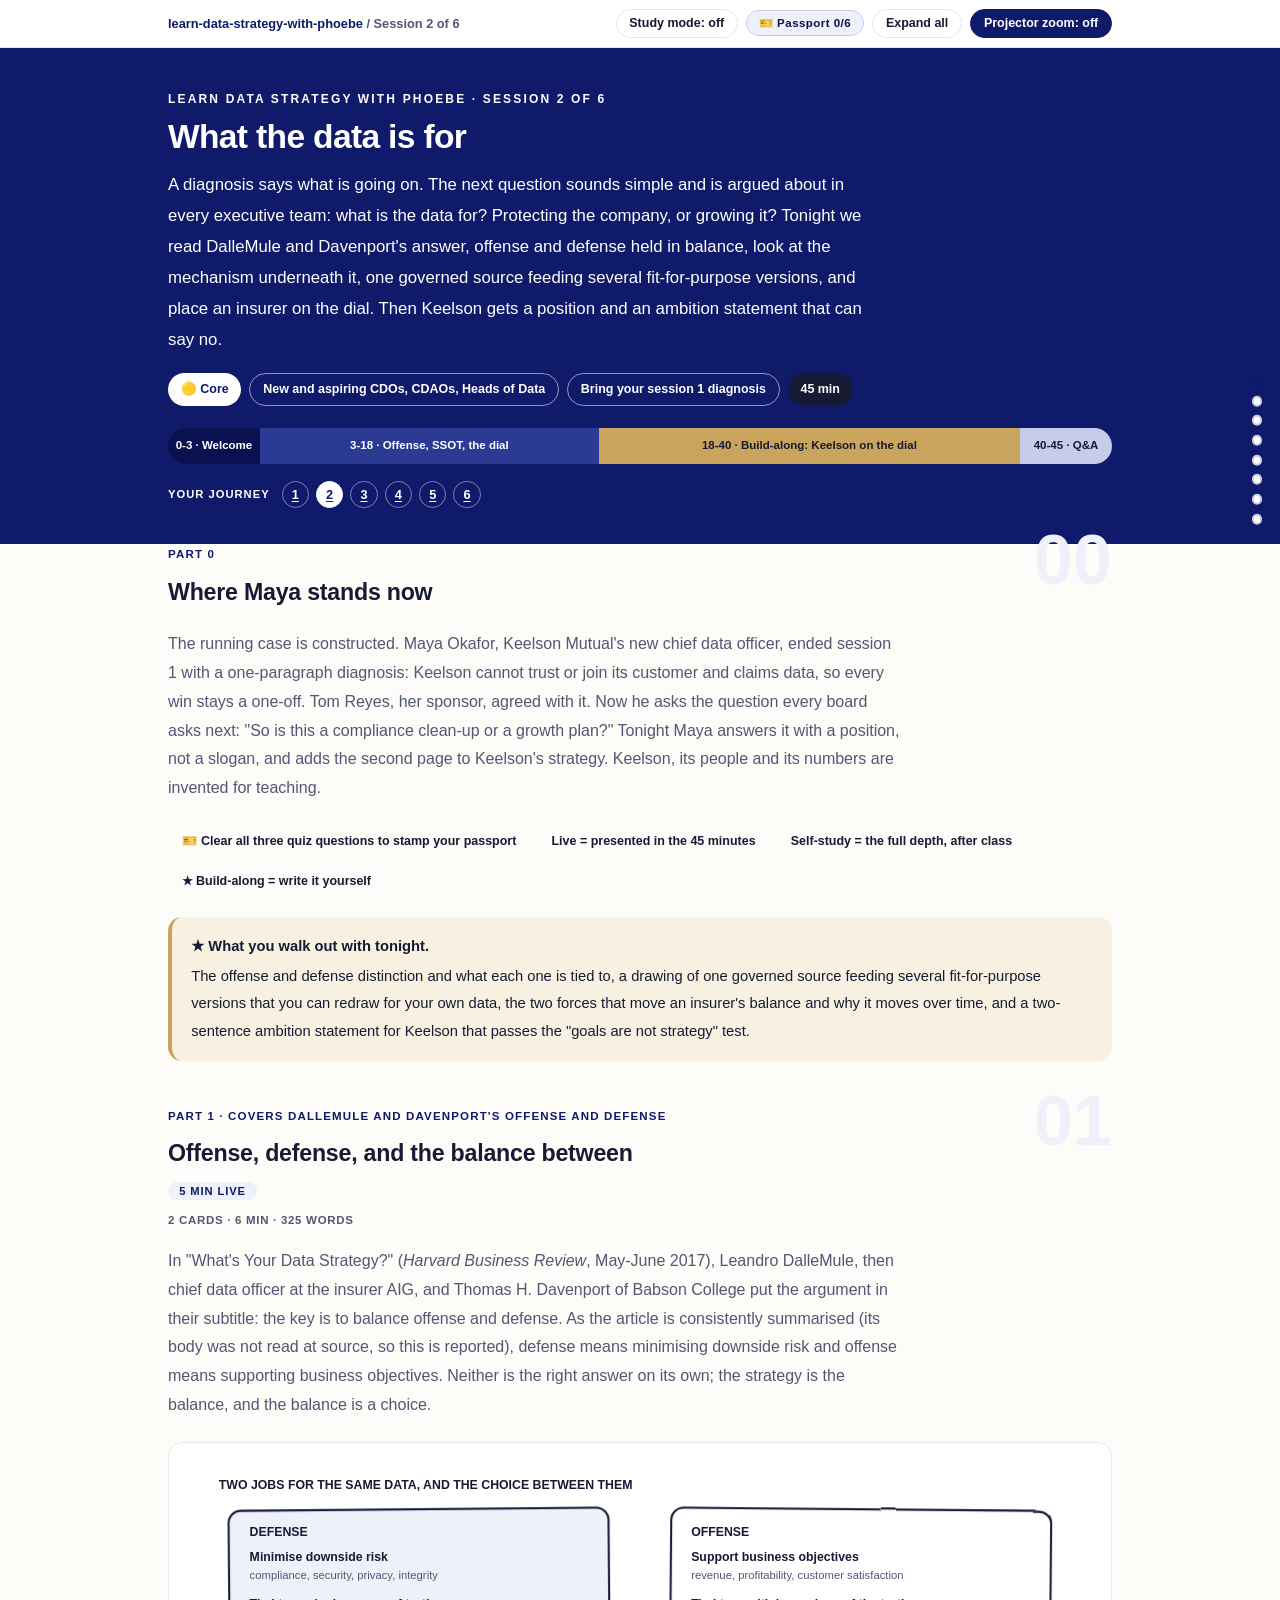
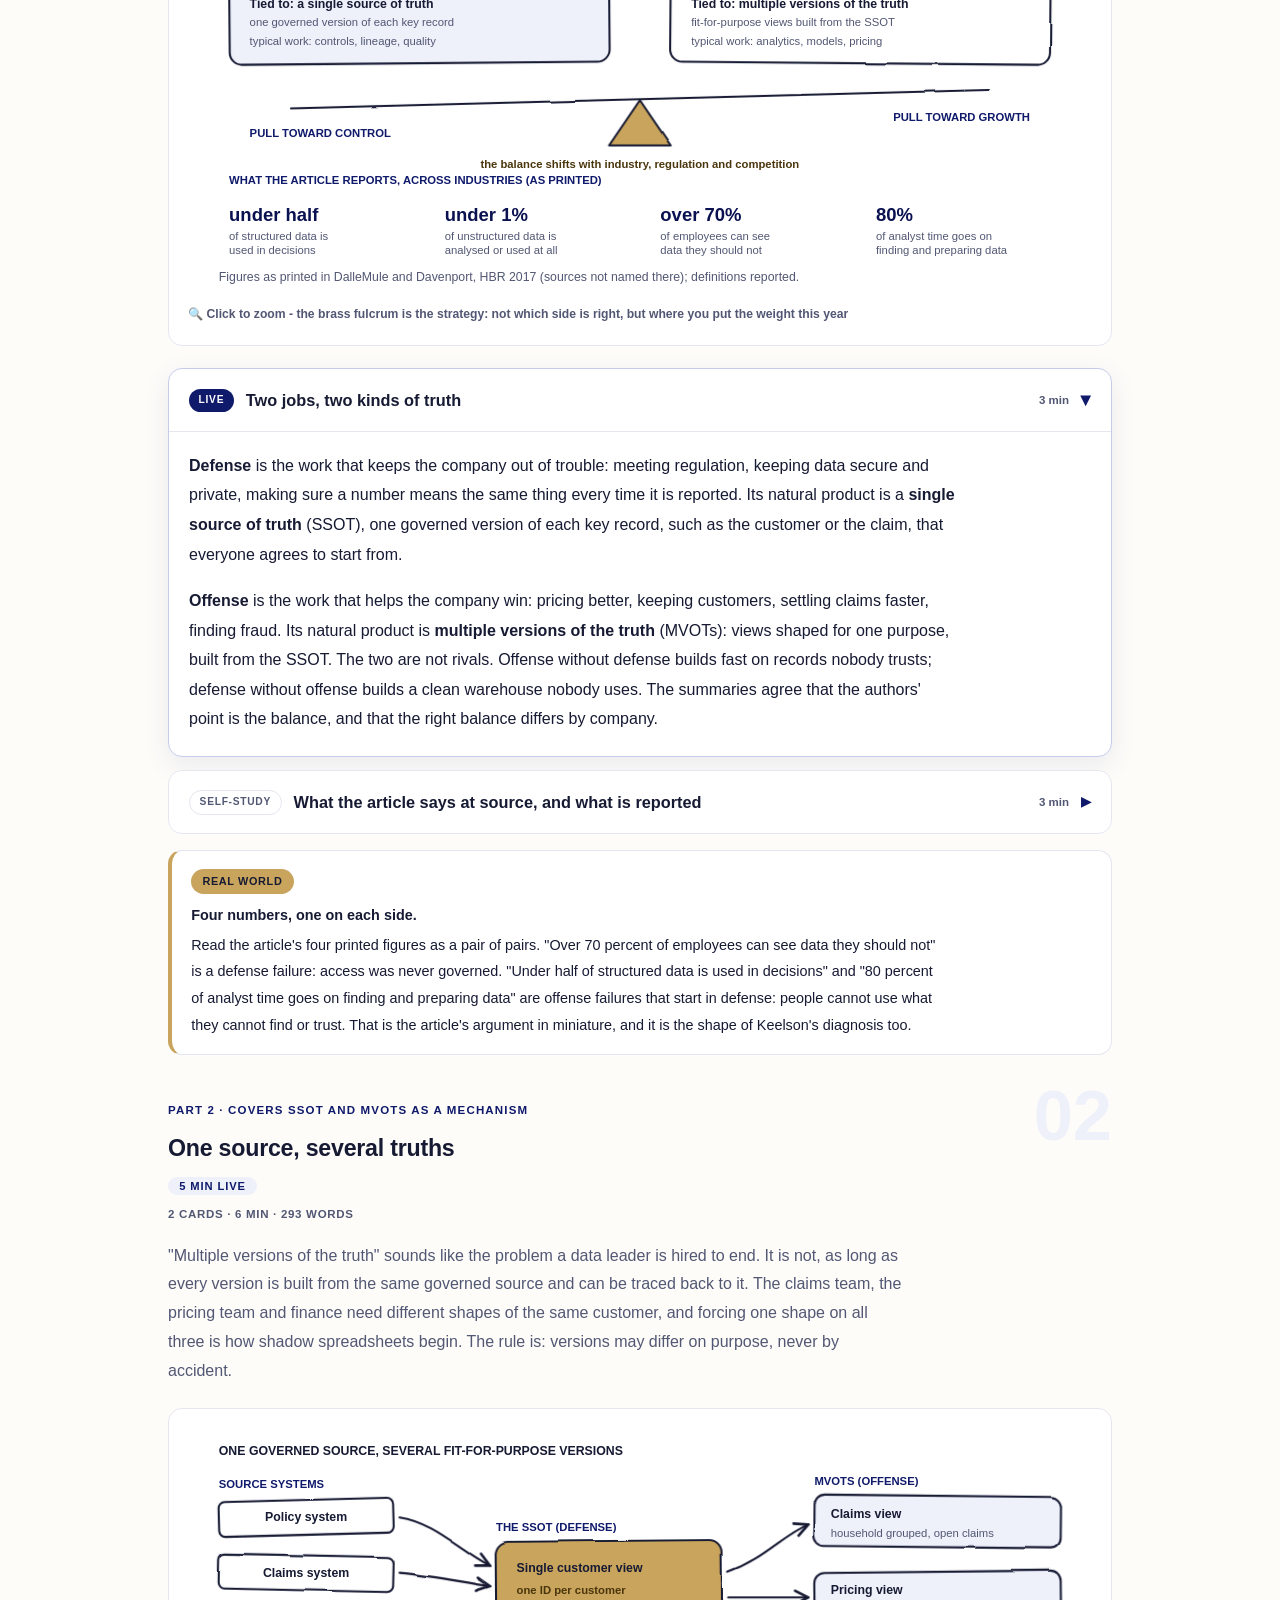
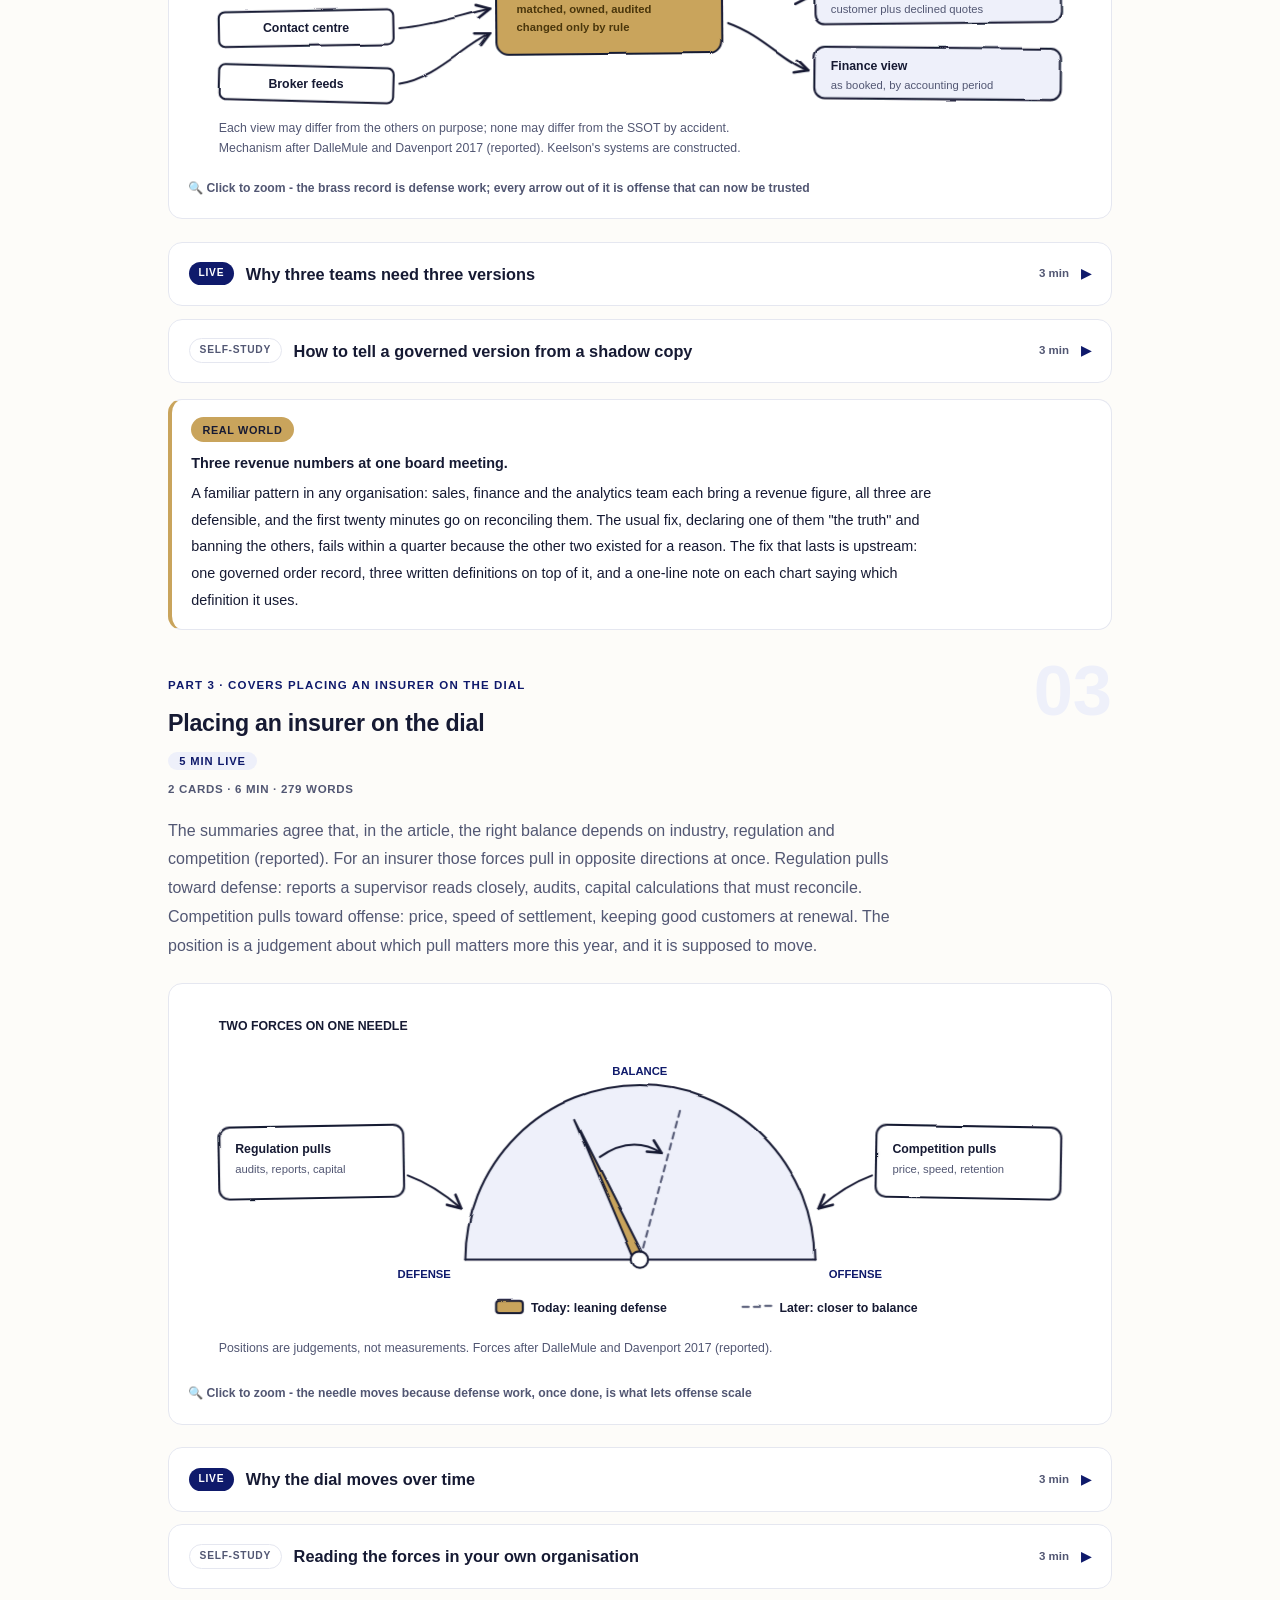
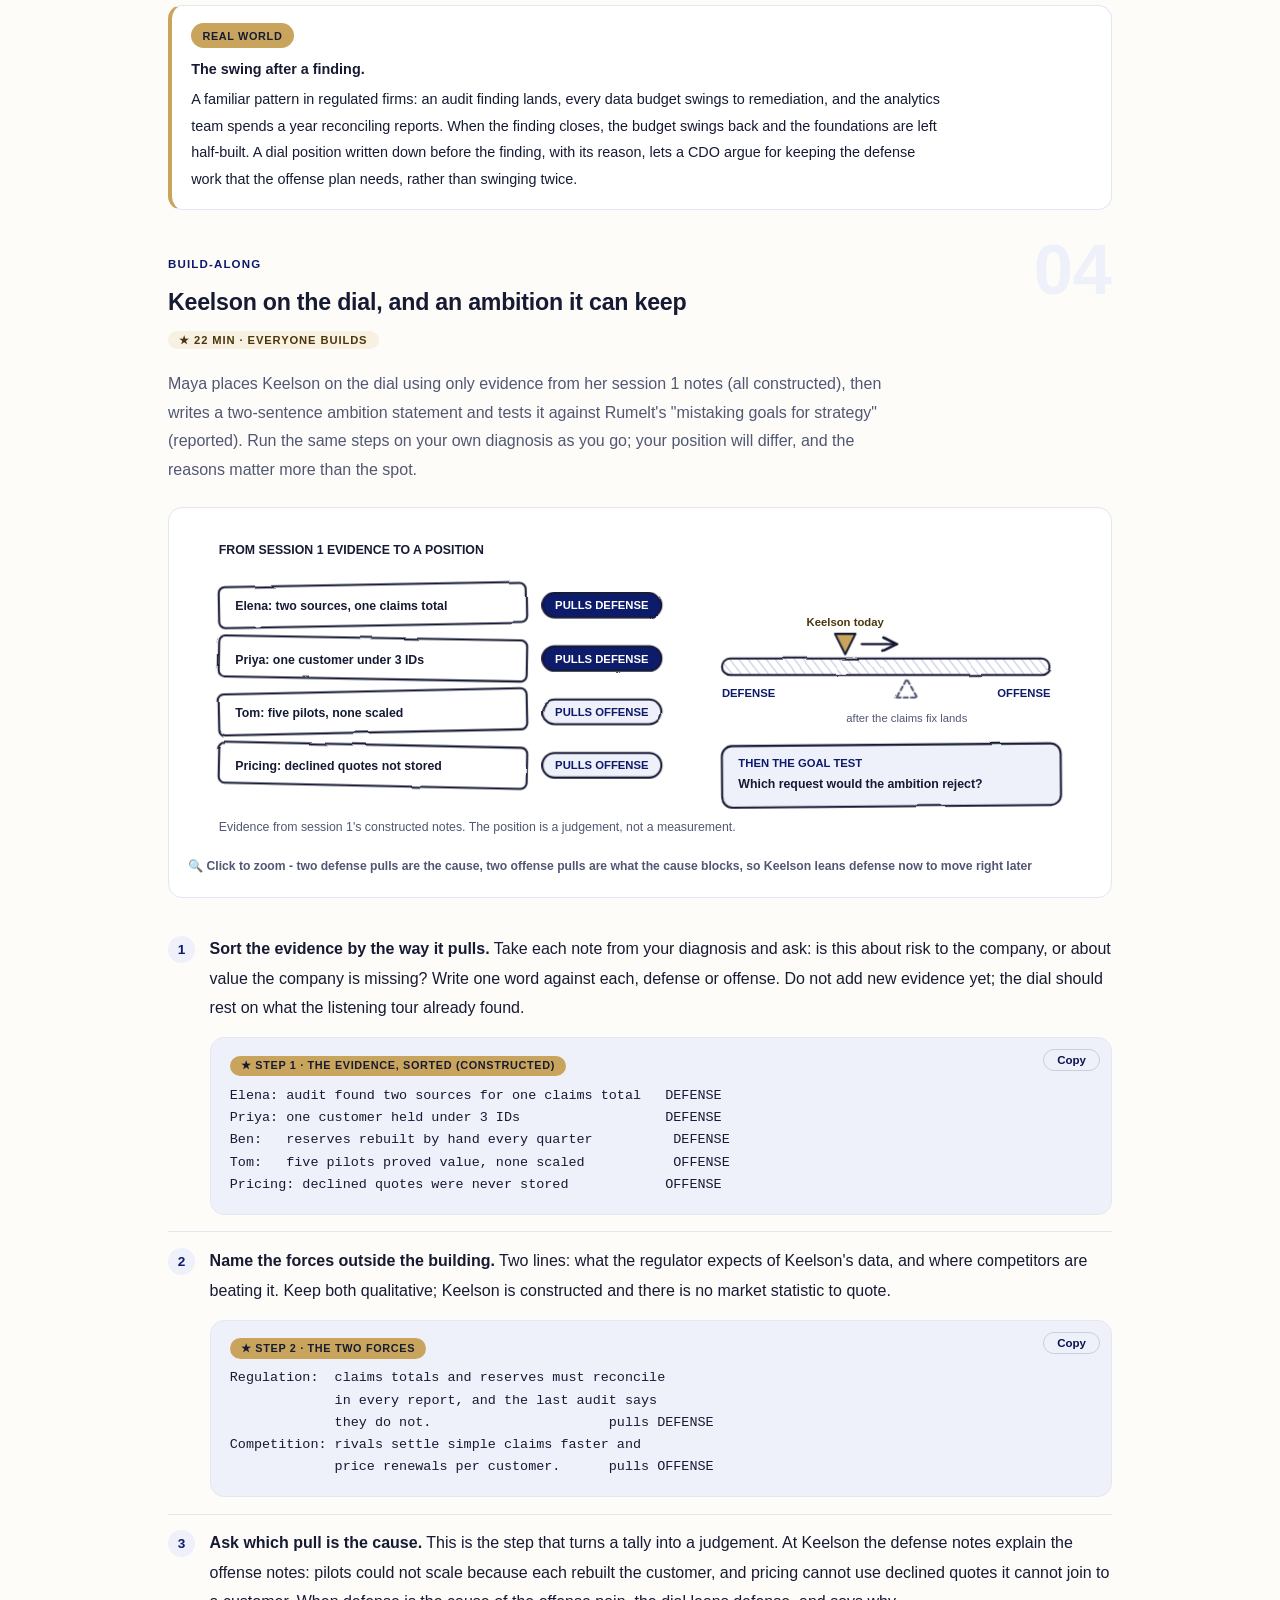
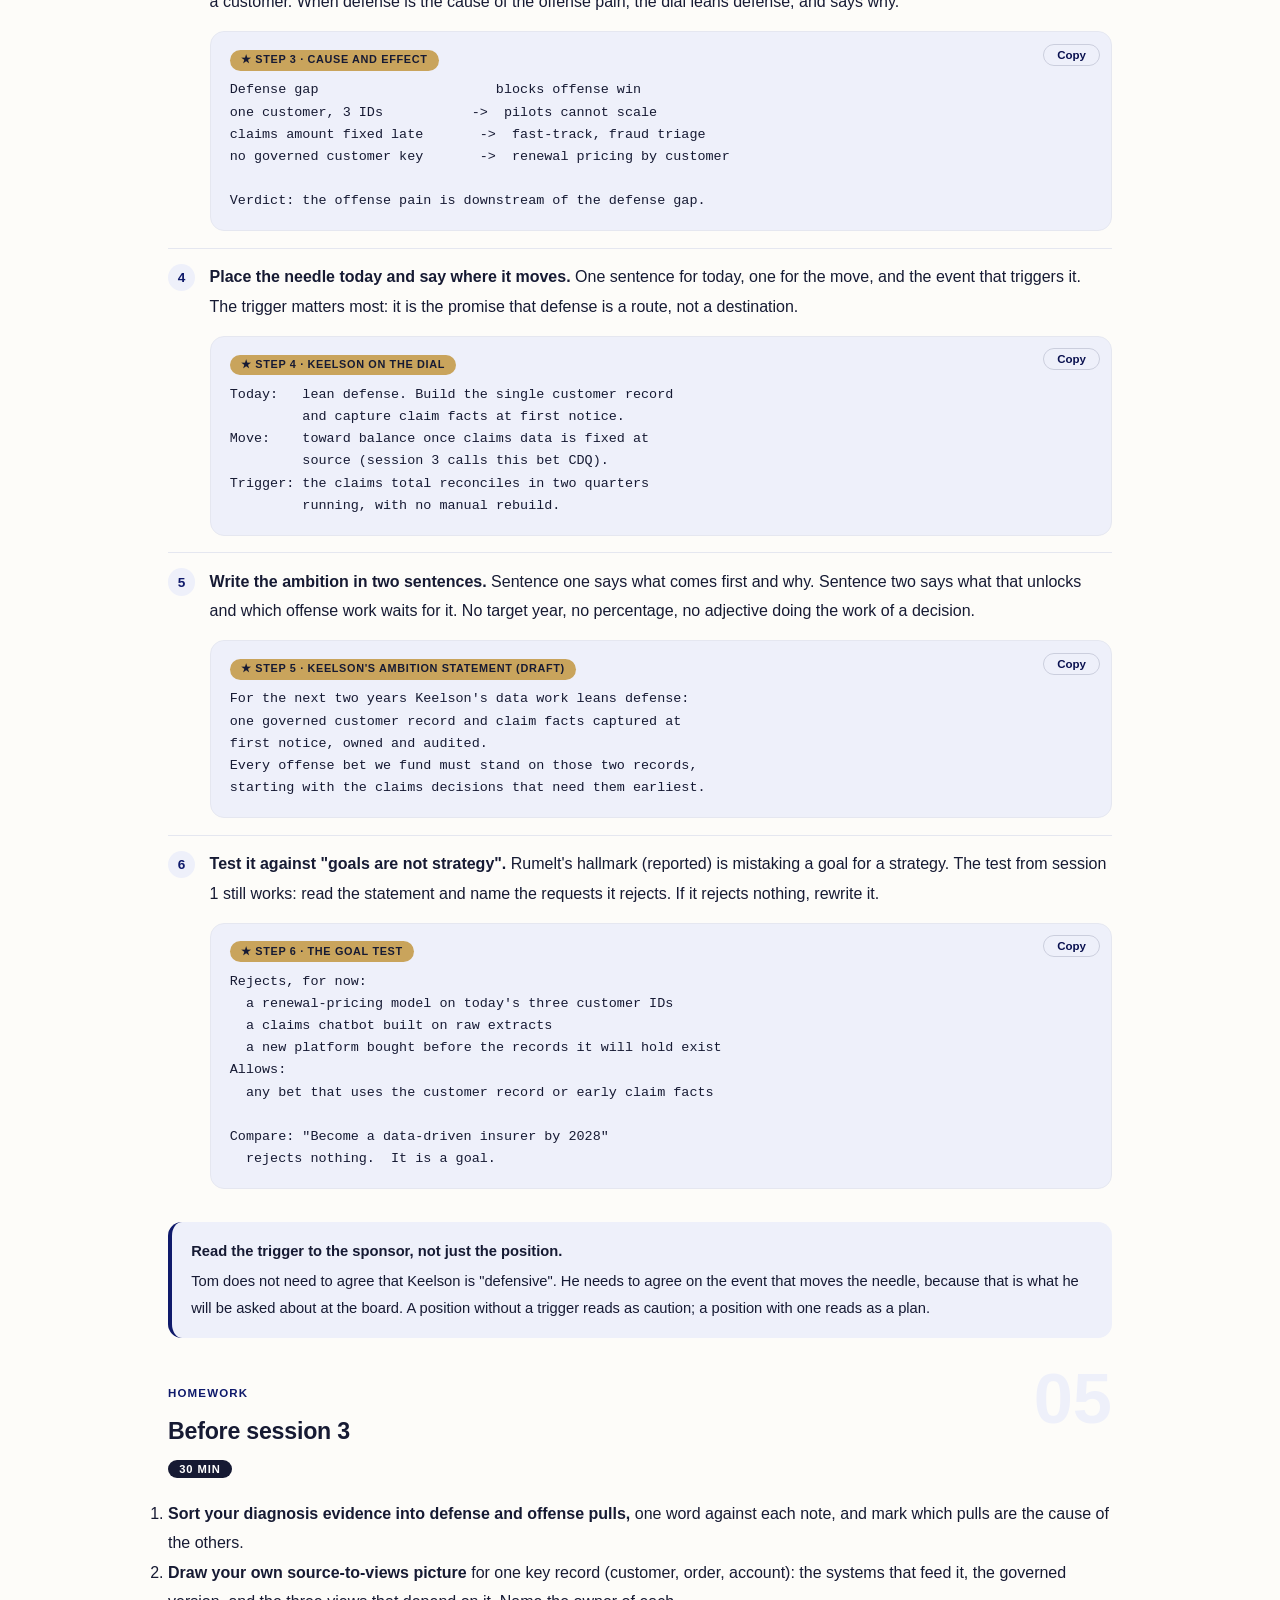
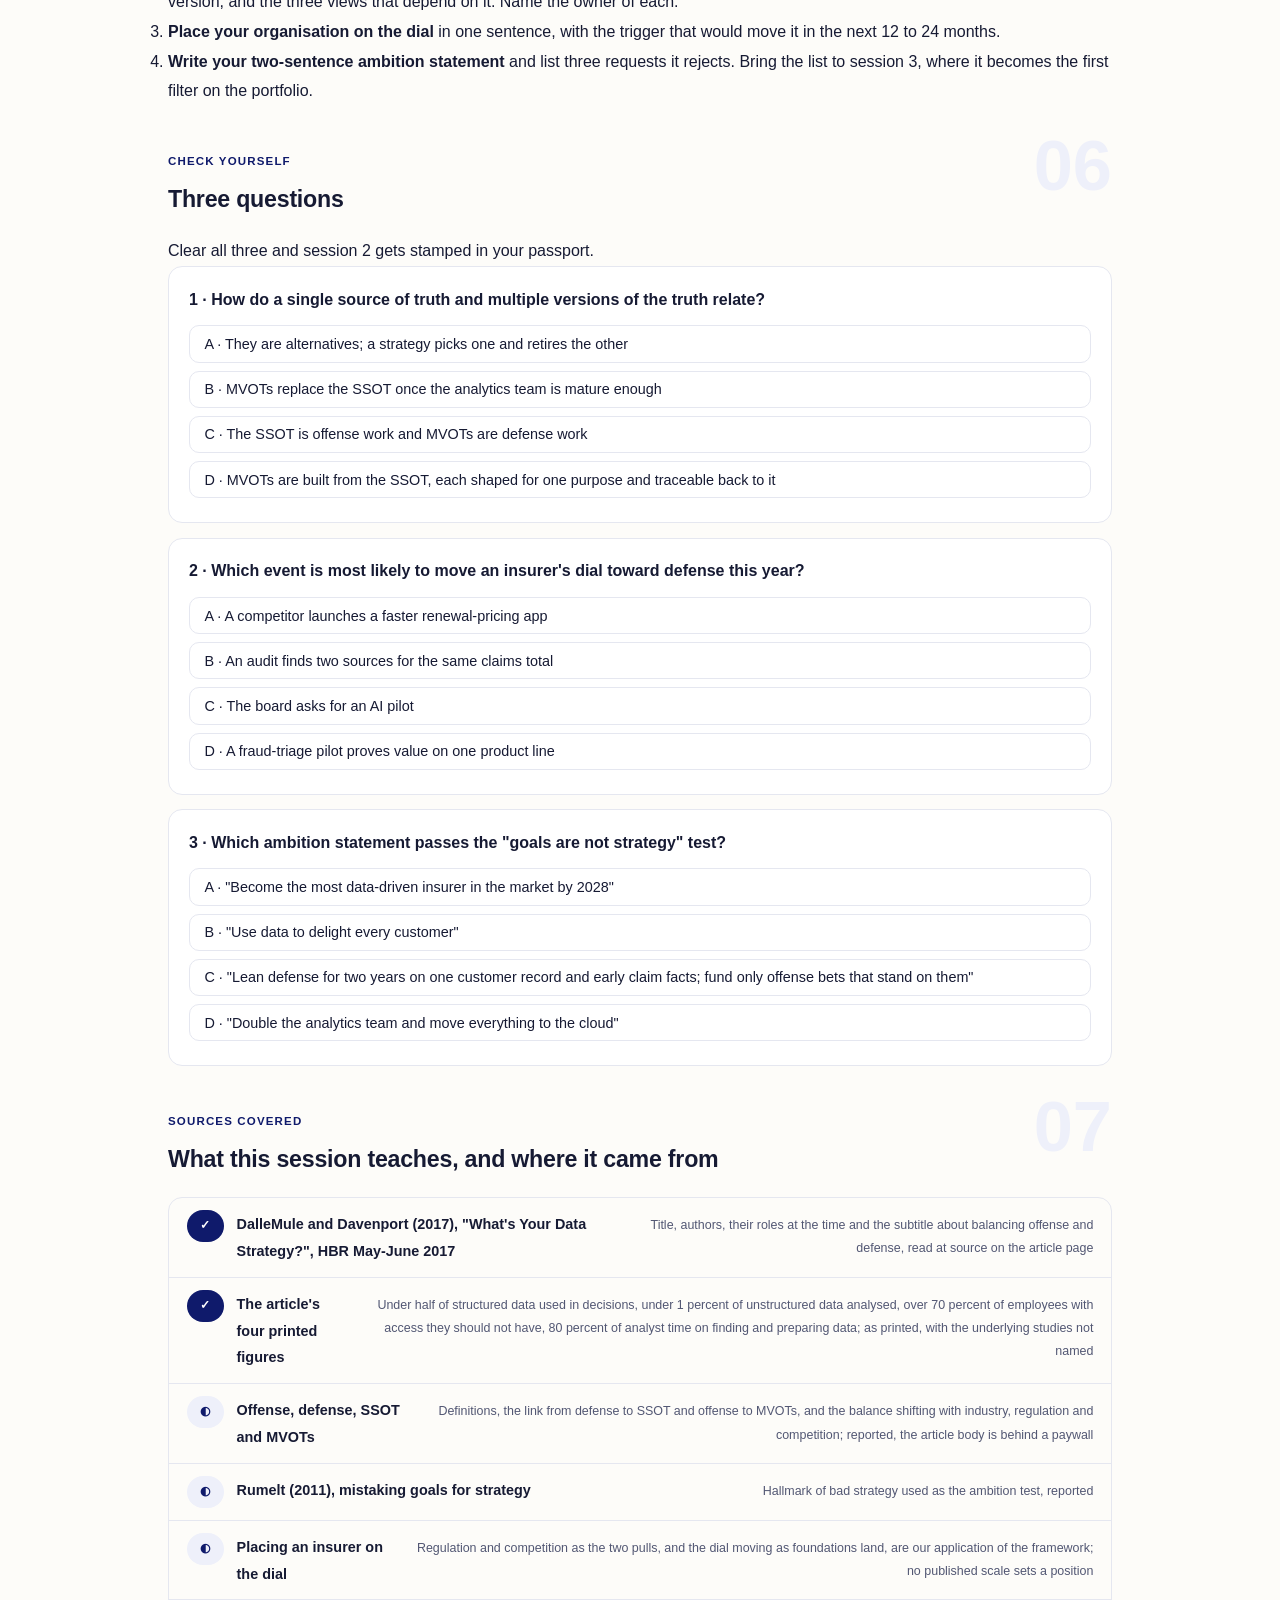
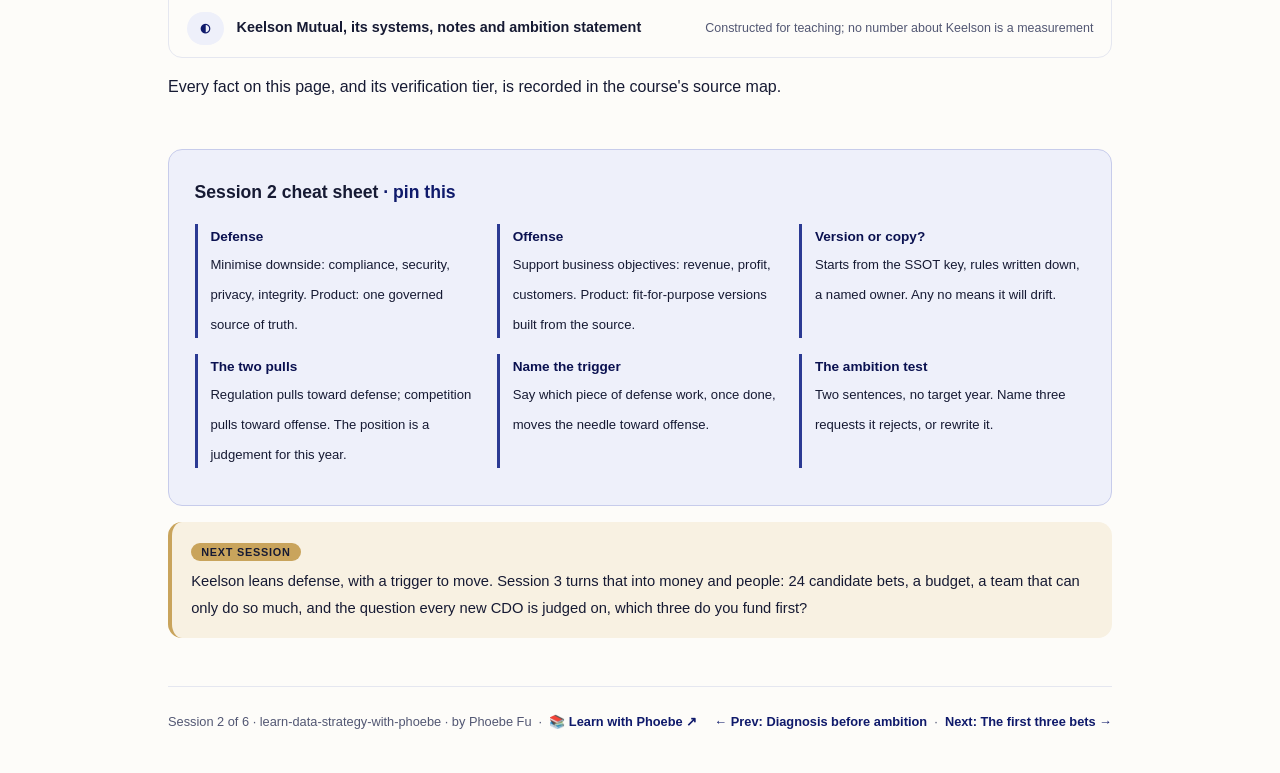
<file: courses/02-what-the-data-is-for.html>
<!DOCTYPE html>
<html lang="en">
<head>
<meta charset="UTF-8">
<meta name="viewport" content="width=device-width, initial-scale=1.0">
<!-- social:start -->
<meta name="description" content="Session 2 of 6. Before choosing projects, decide what the data is for. DalleMule and Davenport's offense and defense, one governed source with several fit-for-purpose versions, why an insurer's balance moves over time, and Keelson Mutual's place on the dial with a two-sentence ambition statement.">
<meta property="og:type" content="article">
<meta property="og:site_name" content="Learn with Phoebe">
<meta property="og:title" content="What the data is for - learn data strategy with phoebe">
<meta property="og:description" content="Session 2 of 6. Offense, defense and the balance between them; one source of truth and several fit-for-purpose versions; an ambition statement that rules something out.">
<meta property="og:url" content="https://phoebefu6.github.io/learn-data-strategy-with-phoebe/courses/02-what-the-data-is-for.html">
<meta property="og:image" content="https://phoebefu6.github.io/learn-data-strategy-with-phoebe/assets/og-cover.png">
<meta property="og:image:width" content="1200">
<meta property="og:image:height" content="630">
<meta name="twitter:card" content="summary_large_image">
<meta name="twitter:title" content="What the data is for - learn data strategy with phoebe">
<meta name="twitter:description" content="Session 2 of 6. Offense and defense, SSOT and MVOTs, and Keelson's place on the dial.">
<meta name="twitter:image" content="https://phoebefu6.github.io/learn-data-strategy-with-phoebe/assets/og-cover.png">
<!-- social:end -->
<title>Session 2 · What the data is for - learn data strategy with phoebe</title>
<link rel="stylesheet" href="../assets/style.css?v=3">
</head>
<body>

<div class="toolbar">
  <div class="wrap">
    <span class="crumb"><a href="../index.html">learn-data-strategy-with-phoebe</a> / Session 2 of 6</span>
    <button class="btn" id="toggle-all" type="button">Expand all</button>
    <button class="btn primary" id="zoom-toggle" type="button">Projector zoom: off</button>
  </div>
</div>

<header class="masthead">
  <div class="wrap">
    <div class="eyebrow">Learn Data Strategy with Phoebe · Session 2 of 6</div>
    <h1>What the <span class="accent">data</span> is for</h1>
    <p class="sub">A diagnosis says what is going on. The next question sounds simple and is argued about in every executive team: what is the data for? Protecting the company, or growing it? Tonight we read DalleMule and Davenport's answer, offense and defense held in balance, look at the mechanism underneath it, one governed source feeding several fit-for-purpose versions, and place an insurer on the dial. Then Keelson gets a position and an ambition statement that can say no.</p>
    <div class="chip-row">
      <span class="chip level">🟡 Core</span>
      <span class="chip audience">New and aspiring CDOs, CDAOs, Heads of Data</span>
      <span class="chip audience">Bring your session 1 diagnosis</span>
      <span class="chip time">45 min</span>
    </div>
    <div class="agenda">
      <span class="a1" style="flex:1">0-3 · Welcome</span>
      <span class="a2" style="flex:4">3-18 · Offense, SSOT, the dial</span>
      <span class="a3" style="flex:5">18-40 · Build-along: Keelson on the dial</span>
      <span class="a4" style="flex:1">40-45 · Q&amp;A</span>
    </div>
  </div>
</header>

<main class="wrap">

  <section class="section" id="intro">
    <div class="section-kicker">
      <span class="klabel">Part 0</span>
      <h2>Where Maya stands now</h2>
    </div>
    <p class="lede">The running case is constructed. Maya Okafor, Keelson Mutual's new chief data officer, ended session 1 with a one-paragraph diagnosis: Keelson cannot trust or join its customer and claims data, so every win stays a one-off. Tom Reyes, her sponsor, agreed with it. Now he asks the question every board asks next: "So is this a compliance clean-up or a growth plan?" Tonight Maya answers it with a position, not a slogan, and adds the second page to Keelson's strategy. Keelson, its people and its numbers are invented for teaching.</p>

    <div class="legend">
      <span class="pill">🎫 Clear all three quiz questions to stamp your passport</span>
      <span class="pill">Live = presented in the 45 minutes</span>
      <span class="pill">Self-study = the full depth, after class</span>
      <span class="pill">★ Build-along = write it yourself</span>
    </div>

    <div class="callout win">
      <p><strong>★ What you walk out with tonight.</strong> The offense and defense distinction and what each one is tied to, a drawing of one governed source feeding several fit-for-purpose versions that you can redraw for your own data, the two forces that move an insurer's balance and why it moves over time, and a two-sentence ambition statement for Keelson that passes the "goals are not strategy" test.</p>
    </div>
  </section>

  <section class="section" id="part-1">
    <div class="section-kicker">
      <span class="klabel">Part 1 · covers DalleMule and Davenport's offense and defense</span>
      <h2>Offense, defense, and the balance between</h2>
      <span class="tag concept">5 min live</span>
    </div>
    <p class="lede">In "What's Your Data Strategy?" (<em>Harvard Business Review</em>, May-June 2017), Leandro DalleMule, then chief data officer at the insurer AIG, and Thomas H. Davenport of Babson College put the argument in their subtitle: the key is to balance offense and defense. As the article is consistently summarised (its body was not read at source, so this is reported), defense means minimising downside risk and offense means supporting business objectives. Neither is the right answer on its own; the strategy is the balance, and the balance is a choice.</p>

    <figure class="zoomable">
      <svg viewBox="0 0 880 420" xmlns="http://www.w3.org/2000/svg" role="img" aria-label="Two panels on a seesaw. Defense, on the left: minimise downside risk across compliance, security, privacy and integrity, tied to a single source of truth. Offense, on the right: support business objectives such as revenue, profitability and customer satisfaction, tied to multiple versions of the truth built from it. The brass fulcrum is the balance, which shifts with industry, regulation and competition. Below, the article's four printed figures: under half of structured data used in decisions, under 1 percent of unstructured data analysed, over 70 percent of employees can see data they should not, 80 percent of analyst time spent finding and preparing data.">
        <defs>
          <filter id="f2aSk" x="-3%" y="-3%" width="106%" height="106%"><feTurbulence type="fractalNoise" baseFrequency="0.02" numOctaves="2" seed="17" result="n"/><feDisplacementMap in="SourceGraphic" in2="n" scale="2.4" xChannelSelector="R" yChannelSelector="G"/></filter>
          <pattern id="f2aHc" patternUnits="userSpaceOnUse" width="7" height="7" patternTransform="rotate(-38)"><line x1="0" y1="0" x2="0" y2="7" stroke="#0F1A6B" stroke-width="1" opacity=".5"/></pattern>
          <marker id="f2aAr" viewBox="0 0 10 10" refX="9" refY="5" markerWidth="8" markerHeight="8" orient="auto"><path d="M1 1 L9 5 L1 9" fill="none" stroke="#161A33" stroke-width="1.6" stroke-linecap="round"/></marker>
        </defs>
        <style>
          .f2aH { font: 800 12px Inter, sans-serif; fill: #161A33; }
          .f2aL { font: 600 12px Inter, sans-serif; fill: #161A33; }
          .f2aS { font: 400 11px Inter, sans-serif; fill: #525773; }
          .f2aB { font: 800 11px Inter, sans-serif; fill: #4A360C; }
          .f2aV { font: 800 18px Inter, sans-serif; fill: #0A1150; }
          .f2aA { font: 700 11px Inter, sans-serif; fill: #0F1A6B; }
          .f2aN { font: 400 12px Inter, sans-serif; fill: #525773; }
        </style>

        <text class="f2aH" x="30" y="26">TWO JOBS FOR THE SAME DATA, AND THE CHOICE BETWEEN THEM</text>

        <g filter="url(#f2aSk)" fill="none" stroke="#161A33" stroke-width="2" stroke-linecap="round" stroke-linejoin="round">
          <rect x="40" y="46" width="370" height="150" rx="12" transform="rotate(-0.5 225 121)" fill="#EEF0FA"/>
          <rect x="470" y="46" width="370" height="150" rx="12" transform="rotate(0.5 655 121)" fill="#FFFFFF"/>
          <path d="M100 240 L780 222"/>
          <path d="M440 232 L410 276 L470 276 Z" fill="#C9A45C"/>
        </g>

        <text class="f2aH" x="60" y="72">DEFENSE</text>
        <text class="f2aL" x="60" y="96">Minimise downside risk</text>
        <text class="f2aS" x="60" y="114">compliance, security, privacy, integrity</text>
        <text class="f2aL" x="60" y="142">Tied to: a single source of truth</text>
        <text class="f2aS" x="60" y="160">one governed version of each key record</text>
        <text class="f2aS" x="60" y="178">typical work: controls, lineage, quality</text>

        <text class="f2aH" x="490" y="72">OFFENSE</text>
        <text class="f2aL" x="490" y="96">Support business objectives</text>
        <text class="f2aS" x="490" y="114">revenue, profitability, customer satisfaction</text>
        <text class="f2aL" x="490" y="142">Tied to: multiple versions of the truth</text>
        <text class="f2aS" x="490" y="160">fit-for-purpose views built from the SSOT</text>
        <text class="f2aS" x="490" y="178">typical work: analytics, models, pricing</text>

        <text class="f2aA" x="60" y="268">PULL TOWARD CONTROL</text>
        <text class="f2aA" x="820" y="252" text-anchor="end">PULL TOWARD GROWTH</text>
        <text class="f2aB" x="440" y="298" text-anchor="middle">the balance shifts with industry, regulation and competition</text>

        <text class="f2aA" x="40" y="314">WHAT THE ARTICLE REPORTS, ACROSS INDUSTRIES (AS PRINTED)</text>
        <text class="f2aV" x="40" y="350">under half</text>
        <text class="f2aS" x="40" y="368">of structured data is</text>
        <text class="f2aS" x="40" y="382">used in decisions</text>
        <text class="f2aV" x="250" y="350">under 1%</text>
        <text class="f2aS" x="250" y="368">of unstructured data is</text>
        <text class="f2aS" x="250" y="382">analysed or used at all</text>
        <text class="f2aV" x="460" y="350">over 70%</text>
        <text class="f2aS" x="460" y="368">of employees can see</text>
        <text class="f2aS" x="460" y="382">data they should not</text>
        <text class="f2aV" x="670" y="350">80%</text>
        <text class="f2aS" x="670" y="368">of analyst time goes on</text>
        <text class="f2aS" x="670" y="382">finding and preparing data</text>

        <text class="f2aN" x="30" y="408">Figures as printed in DalleMule and Davenport, HBR 2017 (sources not named there); definitions reported.</text>
      </svg>
      <figcaption>🔍 Click to zoom - the brass fulcrum is the strategy: not which side is right, but where you put the weight this year</figcaption>
    </figure>

    <details class="card" open>
      <summary><span class="mode live">Live</span>Two jobs, two kinds of truth<span class="mini">3 min</span><span class="caret">▶</span></summary>
      <div class="body">
        <p><strong>Defense</strong> is the work that keeps the company out of trouble: meeting regulation, keeping data secure and private, making sure a number means the same thing every time it is reported. Its natural product is a <strong>single source of truth</strong> (SSOT), one governed version of each key record, such as the customer or the claim, that everyone agrees to start from.</p>
        <p><strong>Offense</strong> is the work that helps the company win: pricing better, keeping customers, settling claims faster, finding fraud. Its natural product is <strong>multiple versions of the truth</strong> (MVOTs): views shaped for one purpose, built from the SSOT. The two are not rivals. Offense without defense builds fast on records nobody trusts; defense without offense builds a clean warehouse nobody uses. The summaries agree that the authors' point is the balance, and that the right balance differs by company.</p>
      </div>
    </details>

    <details class="card">
      <summary><span class="mode self">Self-study</span>What the article says at source, and what is reported<span class="mini">3 min</span><span class="caret">▶</span></summary>
      <div class="body">
        <p>Read at source on the article page: the title, the two authors and their roles at the time, the subtitle about balancing offense and defense, and four cross-industry figures in its opening. The article reports that less than half of an organisation's structured data is actively used in making decisions, less than 1 percent of its unstructured data is analysed or used at all, more than 70 percent of employees have access to data they should not, and 80 percent of analysts' time is spent discovering and preparing data. The studies behind those figures are not named on the readable page, so quote them as "the article reports", never as a measured fact about your organisation.</p>
        <p>The body of the article sits behind a paywall. The definitions above, the link from defense to SSOT and from offense to MVOTs, and the idea that the balance shifts with industry, regulation and competition are consistent across independent summaries, so they are reported here rather than quoted. If your board paper leans on the framework, buy or borrow the article and read the body before you cite a detail.</p>
      </div>
    </details>

    <div class="callout example">
      <span class="ex-pill">Real world</span>
      <p><strong>Four numbers, one on each side.</strong> Read the article's four printed figures as a pair of pairs. "Over 70 percent of employees can see data they should not" is a defense failure: access was never governed. "Under half of structured data is used in decisions" and "80 percent of analyst time goes on finding and preparing data" are offense failures that start in defense: people cannot use what they cannot find or trust. That is the article's argument in miniature, and it is the shape of Keelson's diagnosis too.</p>
    </div>
  </section>

  <section class="section" id="part-2">
    <div class="section-kicker">
      <span class="klabel">Part 2 · covers SSOT and MVOTs as a mechanism</span>
      <h2>One source, several truths</h2>
      <span class="tag concept">5 min live</span>
    </div>
    <p class="lede">"Multiple versions of the truth" sounds like the problem a data leader is hired to end. It is not, as long as every version is built from the same governed source and can be traced back to it. The claims team, the pricing team and finance need different shapes of the same customer, and forcing one shape on all three is how shadow spreadsheets begin. The rule is: versions may differ on purpose, never by accident.</p>

    <figure class="zoomable">
      <svg viewBox="0 0 880 330" xmlns="http://www.w3.org/2000/svg" role="img" aria-label="Four source systems on the left, policy, claims, contact centre and broker feeds, flow into one single customer view in the middle, highlighted in brass: one ID per customer, matched, owned, audited, changed only by rule. The single customer view feeds three fit-for-purpose views on the right: a claims view grouped by household with open claims, a pricing view with declined quotes, and a finance view of the policy holder as booked by accounting period.">
        <defs>
          <filter id="f2bSk" x="-3%" y="-3%" width="106%" height="106%"><feTurbulence type="fractalNoise" baseFrequency="0.02" numOctaves="2" seed="23" result="n"/><feDisplacementMap in="SourceGraphic" in2="n" scale="2.4" xChannelSelector="R" yChannelSelector="G"/></filter>
          <pattern id="f2bHc" patternUnits="userSpaceOnUse" width="7" height="7" patternTransform="rotate(-38)"><line x1="0" y1="0" x2="0" y2="7" stroke="#0F1A6B" stroke-width="1" opacity=".5"/></pattern>
          <marker id="f2bAr" viewBox="0 0 10 10" refX="9" refY="5" markerWidth="8" markerHeight="8" orient="auto"><path d="M1 1 L9 5 L1 9" fill="none" stroke="#161A33" stroke-width="1.6" stroke-linecap="round"/></marker>
        </defs>
        <style>
          .f2bH { font: 800 12px Inter, sans-serif; fill: #161A33; }
          .f2bL { font: 600 12px Inter, sans-serif; fill: #161A33; }
          .f2bS { font: 400 11px Inter, sans-serif; fill: #525773; }
          .f2bB { font: 800 11px Inter, sans-serif; fill: #4A360C; }
          .f2bA { font: 700 11px Inter, sans-serif; fill: #0F1A6B; }
          .f2bN { font: 400 12px Inter, sans-serif; fill: #525773; }
        </style>

        <text class="f2bH" x="30" y="26">ONE GOVERNED SOURCE, SEVERAL FIT-FOR-PURPOSE VERSIONS</text>

        <g filter="url(#f2bSk)" fill="none" stroke="#161A33" stroke-width="2" stroke-linecap="round" stroke-linejoin="round">
          <rect x="30" y="70" width="170" height="34" rx="6" transform="rotate(-1.5 115 87)" fill="#FFFFFF"/>
          <rect x="30" y="124" width="170" height="34" rx="6" transform="rotate(1.2 115 141)" fill="#FFFFFF"/>
          <rect x="30" y="178" width="170" height="34" rx="6" transform="rotate(-1 115 195)" fill="#FFFFFF"/>
          <rect x="30" y="232" width="170" height="34" rx="6" transform="rotate(1.5 115 249)" fill="#FFFFFF"/>
          <rect x="300" y="110" width="220" height="110" rx="12" transform="rotate(-0.5 410 165)" fill="#C9A45C"/>
          <rect x="610" y="66" width="240" height="50" rx="10" transform="rotate(0.6 730 91)" fill="#EEF0FA"/>
          <rect x="610" y="140" width="240" height="50" rx="10" transform="rotate(-0.6 730 165)" fill="#EEF0FA"/>
          <rect x="610" y="214" width="240" height="50" rx="10" transform="rotate(0.5 730 239)" fill="#EEF0FA"/>
          <path d="M206 87 C240 92 266 120 294 134" marker-end="url(#f2bAr)"/>
          <path d="M206 141 C240 144 266 150 294 154" marker-end="url(#f2bAr)"/>
          <path d="M206 195 C240 192 266 182 294 176" marker-end="url(#f2bAr)"/>
          <path d="M206 249 C240 244 266 214 294 200" marker-end="url(#f2bAr)"/>
          <path d="M526 140 C560 128 580 104 604 94" marker-end="url(#f2bAr)"/>
          <path d="M526 165 L604 165" marker-end="url(#f2bAr)"/>
          <path d="M526 190 C560 202 580 228 604 236" marker-end="url(#f2bAr)"/>
        </g>

        <text class="f2bA" x="30" y="58">SOURCE SYSTEMS</text>
        <text class="f2bL" x="115" y="91" text-anchor="middle">Policy system</text>
        <text class="f2bL" x="115" y="145" text-anchor="middle">Claims system</text>
        <text class="f2bL" x="115" y="199" text-anchor="middle">Contact centre</text>
        <text class="f2bL" x="115" y="253" text-anchor="middle">Broker feeds</text>

        <text class="f2bA" x="300" y="100">THE SSOT (DEFENSE)</text>
        <text class="f2bH" x="320" y="140">Single customer view</text>
        <text class="f2bB" x="320" y="162">one ID per customer</text>
        <text class="f2bB" x="320" y="180">matched, owned, audited</text>
        <text class="f2bB" x="320" y="198">changed only by rule</text>

        <text class="f2bA" x="610" y="56">MVOTS (OFFENSE)</text>
        <text class="f2bL" x="626" y="88">Claims view</text>
        <text class="f2bS" x="626" y="106">household grouped, open claims</text>
        <text class="f2bL" x="626" y="162">Pricing view</text>
        <text class="f2bS" x="626" y="180">customer plus declined quotes</text>
        <text class="f2bL" x="626" y="236">Finance view</text>
        <text class="f2bS" x="626" y="254">as booked, by accounting period</text>

        <text class="f2bN" x="30" y="296">Each view may differ from the others on purpose; none may differ from the SSOT by accident.</text>
        <text class="f2bN" x="30" y="316">Mechanism after DalleMule and Davenport 2017 (reported). Keelson's systems are constructed.</text>
      </svg>
      <figcaption>🔍 Click to zoom - the brass record is defense work; every arrow out of it is offense that can now be trusted</figcaption>
    </figure>

    <details class="card">
      <summary><span class="mode live">Live</span>Why three teams need three versions<span class="mini">3 min</span><span class="caret">▶</span></summary>
      <div class="body">
        <p>Take one Keelson customer, a small-business owner with a van policy, a home policy and an open claim. The claims team wants her grouped with her household, because two claims from one address in a month is a fraud signal. Pricing wants her with every quote she turned down, because that is what tells them where the price was wrong. Finance wants her as booked, period by period, because that is what the regulator and the auditors check. All three are correct, and all three are different.</p>
        <p>What makes them safe is the arrow back. If each view starts from the same customer ID and the rules that shape it are written down, a difference between two reports can be explained in one sentence. If each view started from its own extract, the difference becomes a meeting, and at Keelson that meeting happened when the audit found two sources for the same claims total.</p>
      </div>
    </details>

    <details class="card">
      <summary><span class="mode self">Self-study</span>How to tell a governed version from a shadow copy<span class="mini">3 min</span><span class="caret">▶</span></summary>
      <div class="body">
        <p>Three questions separate an MVOT from a spreadsheet that happens to agree today. Does it start from the SSOT's key, or from a private extract? Are the rules that reshape it written down where someone else can read them? Does it have a named owner who answers when it disagrees with another view? Three yeses make it a version; any no makes it a copy that will drift.</p>
        <p>The governance machinery that makes the SSOT real (ownership, quality rules, stewardship) is taught in depth in the <a href="https://phoebefu6.github.io/learn-data-governance-with-phoebe/">Data Governance course ↗</a>, and building one view as a product with users and a roadmap belongs to the <a href="https://phoebefu6.github.io/learn-data-product-with-phoebe/">Data Product course ↗</a>. The strategy question is narrower: which records must become an SSOT first, because the most valuable views depend on them. Session 4 returns to the minimum governance needed for that.</p>
      </div>
    </details>

    <div class="callout example">
      <span class="ex-pill">Real world</span>
      <p><strong>Three revenue numbers at one board meeting.</strong> A familiar pattern in any organisation: sales, finance and the analytics team each bring a revenue figure, all three are defensible, and the first twenty minutes go on reconciling them. The usual fix, declaring one of them "the truth" and banning the others, fails within a quarter because the other two existed for a reason. The fix that lasts is upstream: one governed order record, three written definitions on top of it, and a one-line note on each chart saying which definition it uses.</p>
    </div>
  </section>

  <section class="section" id="part-3">
    <div class="section-kicker">
      <span class="klabel">Part 3 · covers placing an insurer on the dial</span>
      <h2>Placing an insurer on the dial</h2>
      <span class="tag concept">5 min live</span>
    </div>
    <p class="lede">The summaries agree that, in the article, the right balance depends on industry, regulation and competition (reported). For an insurer those forces pull in opposite directions at once. Regulation pulls toward defense: reports a supervisor reads closely, audits, capital calculations that must reconcile. Competition pulls toward offense: price, speed of settlement, keeping good customers at renewal. The position is a judgement about which pull matters more this year, and it is supposed to move.</p>

    <figure class="zoomable">
      <svg viewBox="0 0 880 360" xmlns="http://www.w3.org/2000/svg" role="img" aria-label="A half-circle dial from defense on the left to offense on the right. Regulation, through audits, reports and capital, pulls the needle toward defense. Competition, through price, speed and retention, pulls it toward offense. The brass needle shows an insurer today leaning defense; a dashed needle shows the same insurer later, closer to balance, with a curved arrow from today to later.">
        <defs>
          <filter id="f2cSk" x="-3%" y="-3%" width="106%" height="106%"><feTurbulence type="fractalNoise" baseFrequency="0.02" numOctaves="2" seed="31" result="n"/><feDisplacementMap in="SourceGraphic" in2="n" scale="2.4" xChannelSelector="R" yChannelSelector="G"/></filter>
          <pattern id="f2cHc" patternUnits="userSpaceOnUse" width="7" height="7" patternTransform="rotate(-38)"><line x1="0" y1="0" x2="0" y2="7" stroke="#0F1A6B" stroke-width="1" opacity=".5"/></pattern>
          <marker id="f2cAr" viewBox="0 0 10 10" refX="9" refY="5" markerWidth="8" markerHeight="8" orient="auto"><path d="M1 1 L9 5 L1 9" fill="none" stroke="#161A33" stroke-width="1.6" stroke-linecap="round"/></marker>
        </defs>
        <style>
          .f2cH { font: 800 12px Inter, sans-serif; fill: #161A33; }
          .f2cL { font: 600 12px Inter, sans-serif; fill: #161A33; }
          .f2cS { font: 400 11px Inter, sans-serif; fill: #525773; }
          .f2cA { font: 700 11px Inter, sans-serif; fill: #0F1A6B; }
          .f2cN { font: 400 12px Inter, sans-serif; fill: #525773; }
        </style>

        <text class="f2cH" x="30" y="26">TWO FORCES ON ONE NEEDLE</text>
        <text class="f2cA" x="440" y="70" text-anchor="middle">BALANCE</text>

        <g filter="url(#f2cSk)" fill="none" stroke="#161A33" stroke-width="2" stroke-linecap="round" stroke-linejoin="round">
          <path d="M270 250 A170 170 0 0 1 610 250" fill="#EEF0FA"/>
          <path d="M270 250 L610 250"/>
          <rect x="30" y="120" width="180" height="70" rx="10" transform="rotate(-1 120 155)" fill="#FFFFFF"/>
          <rect x="670" y="120" width="180" height="70" rx="10" transform="rotate(1 760 155)" fill="#FFFFFF"/>
          <path d="M214 168 C236 176 252 188 266 200" marker-end="url(#f2cAr)"/>
          <path d="M666 168 C644 176 628 188 614 200" marker-end="url(#f2cAr)"/>
          <path d="M479 105 L440 250" stroke="#525773" stroke-dasharray="6 5"/>
          <path d="M436 253 L444 247 L377 114 Z" fill="#C9A45C"/>
          <path d="M401 150 Q432 128 461 146" marker-end="url(#f2cAr)"/>
          <circle cx="440" cy="250" r="8" fill="#FFFFFF"/>
          <rect x="300" y="290" width="26" height="12" rx="3" fill="#C9A45C"/>
          <path d="M540 296 L568 296" stroke="#525773" stroke-dasharray="6 5"/>
        </g>

        <text class="f2cL" x="46" y="146">Regulation pulls</text>
        <text class="f2cS" x="46" y="166">audits, reports, capital</text>
        <text class="f2cL" x="686" y="146">Competition pulls</text>
        <text class="f2cS" x="686" y="166">price, speed, retention</text>
        <text class="f2cA" x="256" y="268" text-anchor="end">DEFENSE</text>
        <text class="f2cA" x="624" y="268">OFFENSE</text>

        <text class="f2cL" x="334" y="301">Today: leaning defense</text>
        <text class="f2cL" x="576" y="301">Later: closer to balance</text>

        <text class="f2cN" x="30" y="340">Positions are judgements, not measurements. Forces after DalleMule and Davenport 2017 (reported).</text>
      </svg>
      <figcaption>🔍 Click to zoom - the needle moves because defense work, once done, is what lets offense scale</figcaption>
    </figure>

    <details class="card">
      <summary><span class="mode live">Live</span>Why the dial moves over time<span class="mini">3 min</span><span class="caret">▶</span></summary>
      <div class="body">
        <p>A position on the dial is not a personality. It is a statement about this year. Three things move it. A regulatory finding or a breach pulls it sharply toward defense, often overnight. A competitor that prices faster or settles claims in days pulls it toward offense. And the most useful mover is your own progress: once the single customer record and early claim data exist, the offense work that depends on them becomes cheap, so the same strategy that leaned defense in year one can lean offense in year two without changing its mind.</p>
        <p>That third mover is why "we are a defensive organisation" is the wrong conclusion to draw from a regulated industry. Defense first can be the fastest route to offense, as long as you say so and name the moment the balance shifts.</p>
      </div>
    </details>

    <details class="card">
      <summary><span class="mode self">Self-study</span>Reading the forces in your own organisation<span class="mini">3 min</span><span class="caret">▶</span></summary>
      <div class="body">
        <p>List the last five things that reached the board about data. Mark each one as a defense signal (an audit point, a breach, a report that would not reconcile) or an offense signal (a lost customer segment, a slow process a competitor does faster, a pilot that worked). The count is not a score; the article does not give one, and no published scale turns these signals into a dial position. It is evidence for a judgement you will have to defend.</p>
        <p>Then ask what would move the needle a year from now. If the answer is "nothing we plan to do", the strategy is static and it will be overtaken by events. If the answer names a piece of defense work that unlocks offense, you have the start of a sequence, which is exactly what session 3 turns into three bets.</p>
      </div>
    </details>

    <div class="callout example">
      <span class="ex-pill">Real world</span>
      <p><strong>The swing after a finding.</strong> A familiar pattern in regulated firms: an audit finding lands, every data budget swings to remediation, and the analytics team spends a year reconciling reports. When the finding closes, the budget swings back and the foundations are left half-built. A dial position written down before the finding, with its reason, lets a CDO argue for keeping the defense work that the offense plan needs, rather than swinging twice.</p>
    </div>
  </section>

  <section class="section" id="demo-1">
    <div class="section-kicker">
      <span class="klabel">Build-along</span>
      <h2>Keelson on the dial, and an ambition it can keep</h2>
      <span class="tag demo">★ 22 min · everyone builds</span>
    </div>
    <p class="lede">Maya places Keelson on the dial using only evidence from her session 1 notes (all constructed), then writes a two-sentence ambition statement and tests it against Rumelt's "mistaking goals for strategy" (reported). Run the same steps on your own diagnosis as you go; your position will differ, and the reasons matter more than the spot.</p>

    <figure class="zoomable">
      <svg viewBox="0 0 880 310" xmlns="http://www.w3.org/2000/svg" role="img" aria-label="Four evidence notes from Keelson's interviews, each tagged with the way it pulls. Elena's audit with two sources for one claims total pulls defense. Priya's one customer under three IDs pulls defense. Tom's five pilots that never scaled pulls offense. Pricing's declined quotes that were never stored pulls offense. On the right, a scale from defense to offense with Keelson today marked in brass left of centre, and a dashed marker right of centre for after the claims data fix lands. Below, the goal test: which request would the ambition reject?">
        <defs>
          <filter id="f2dSk" x="-3%" y="-3%" width="106%" height="106%"><feTurbulence type="fractalNoise" baseFrequency="0.02" numOctaves="2" seed="43" result="n"/><feDisplacementMap in="SourceGraphic" in2="n" scale="2.4" xChannelSelector="R" yChannelSelector="G"/></filter>
          <pattern id="f2dHc" patternUnits="userSpaceOnUse" width="7" height="7" patternTransform="rotate(-38)"><line x1="0" y1="0" x2="0" y2="7" stroke="#0F1A6B" stroke-width="1" opacity=".5"/></pattern>
          <marker id="f2dAr" viewBox="0 0 10 10" refX="9" refY="5" markerWidth="8" markerHeight="8" orient="auto"><path d="M1 1 L9 5 L1 9" fill="none" stroke="#161A33" stroke-width="1.6" stroke-linecap="round"/></marker>
        </defs>
        <style>
          .f2dH { font: 800 12px Inter, sans-serif; fill: #161A33; }
          .f2dL { font: 600 12px Inter, sans-serif; fill: #161A33; }
          .f2dS { font: 400 11px Inter, sans-serif; fill: #525773; }
          .f2dB { font: 800 11px Inter, sans-serif; fill: #4A360C; }
          .f2dW { font: 800 11px Inter, sans-serif; fill: #FFFFFF; }
          .f2dA { font: 700 11px Inter, sans-serif; fill: #0F1A6B; }
          .f2dN { font: 400 12px Inter, sans-serif; fill: #525773; }
        </style>

        <text class="f2dH" x="30" y="26">FROM SESSION 1 EVIDENCE TO A POSITION</text>

        <g filter="url(#f2dSk)" fill="none" stroke="#161A33" stroke-width="2" stroke-linecap="round" stroke-linejoin="round">
          <rect x="30" y="56" width="300" height="40" rx="6" transform="rotate(-1 180 76)" fill="#FFFFFF"/>
          <rect x="30" y="108" width="300" height="40" rx="6" transform="rotate(1 180 128)" fill="#FFFFFF"/>
          <rect x="30" y="160" width="300" height="40" rx="6" transform="rotate(-1.2 180 180)" fill="#FFFFFF"/>
          <rect x="30" y="212" width="300" height="40" rx="6" transform="rotate(1.2 180 232)" fill="#FFFFFF"/>
          <rect x="345" y="64" width="116" height="24" rx="12" fill="#0F1A6B"/>
          <rect x="345" y="116" width="116" height="24" rx="12" fill="#0F1A6B"/>
          <rect x="345" y="168" width="116" height="24" rx="12" fill="#EEF0FA"/>
          <rect x="345" y="220" width="116" height="24" rx="12" fill="#EEF0FA"/>
          <rect x="520" y="128" width="320" height="16" rx="8" fill="url(#f2dHc)"/>
          <path d="M630 104 L650 104 L640 124 Z" fill="#C9A45C"/>
          <path d="M690 166 L710 166 L700 148 Z" stroke="#525773" stroke-dasharray="4 3" fill="#FFFFFF"/>
          <path d="M656 114 L690 114" marker-end="url(#f2dAr)"/>
          <rect x="520" y="212" width="330" height="60" rx="10" transform="rotate(-0.5 685 242)" fill="#EEF0FA"/>
        </g>

        <text class="f2dL" x="46" y="81">Elena: two sources, one claims total</text>
        <text class="f2dL" x="46" y="133">Priya: one customer under 3 IDs</text>
        <text class="f2dL" x="46" y="185">Tom: five pilots, none scaled</text>
        <text class="f2dL" x="46" y="237">Pricing: declined quotes not stored</text>
        <text class="f2dW" x="403" y="80" text-anchor="middle">PULLS DEFENSE</text>
        <text class="f2dW" x="403" y="132" text-anchor="middle">PULLS DEFENSE</text>
        <text class="f2dA" x="403" y="184" text-anchor="middle">PULLS OFFENSE</text>
        <text class="f2dA" x="403" y="236" text-anchor="middle">PULLS OFFENSE</text>

        <text class="f2dB" x="640" y="96" text-anchor="middle">Keelson today</text>
        <text class="f2dA" x="520" y="166">DEFENSE</text>
        <text class="f2dA" x="840" y="166" text-anchor="end">OFFENSE</text>
        <text class="f2dS" x="700" y="190" text-anchor="middle">after the claims fix lands</text>

        <text class="f2dA" x="536" y="234">THEN THE GOAL TEST</text>
        <text class="f2dL" x="536" y="254">Which request would the ambition reject?</text>

        <text class="f2dN" x="30" y="296">Evidence from session 1's constructed notes. The position is a judgement, not a measurement.</text>
      </svg>
      <figcaption>🔍 Click to zoom - two defense pulls are the cause, two offense pulls are what the cause blocks, so Keelson leans defense now to move right later</figcaption>
    </figure>

    <div class="steps">
      <div class="step">
        <p><strong>Sort the evidence by the way it pulls.</strong> Take each note from your diagnosis and ask: is this about risk to the company, or about value the company is missing? Write one word against each, defense or offense. Do not add new evidence yet; the dial should rest on what the listening tour already found.</p>
        <div class="prompt-box good"><span class="label">★ Step 1 · the evidence, sorted (constructed)</span>Elena: audit found two sources for one claims total   DEFENSE
Priya: one customer held under 3 IDs                  DEFENSE
Ben:   reserves rebuilt by hand every quarter          DEFENSE
Tom:   five pilots proved value, none scaled           OFFENSE
Pricing: declined quotes were never stored            OFFENSE</div>
      </div>
      <div class="step">
        <p><strong>Name the forces outside the building.</strong> Two lines: what the regulator expects of Keelson's data, and where competitors are beating it. Keep both qualitative; Keelson is constructed and there is no market statistic to quote.</p>
        <div class="prompt-box good"><span class="label">★ Step 2 · the two forces</span>Regulation:  claims totals and reserves must reconcile
             in every report, and the last audit says
             they do not.                      pulls DEFENSE
Competition: rivals settle simple claims faster and
             price renewals per customer.      pulls OFFENSE</div>
      </div>
      <div class="step">
        <p><strong>Ask which pull is the cause.</strong> This is the step that turns a tally into a judgement. At Keelson the defense notes explain the offense notes: pilots could not scale because each rebuilt the customer, and pricing cannot use declined quotes it cannot join to a customer. When defense is the cause of the offense pain, the dial leans defense, and says why.</p>
        <div class="prompt-box good"><span class="label">★ Step 3 · cause and effect</span>Defense gap                      blocks offense win
one customer, 3 IDs           -&gt;  pilots cannot scale
claims amount fixed late       -&gt;  fast-track, fraud triage
no governed customer key       -&gt;  renewal pricing by customer

Verdict: the offense pain is downstream of the defense gap.</div>
      </div>
      <div class="step">
        <p><strong>Place the needle today and say where it moves.</strong> One sentence for today, one for the move, and the event that triggers it. The trigger matters most: it is the promise that defense is a route, not a destination.</p>
        <div class="prompt-box good"><span class="label">★ Step 4 · Keelson on the dial</span>Today:   lean defense. Build the single customer record
         and capture claim facts at first notice.
Move:    toward balance once claims data is fixed at
         source (session 3 calls this bet CDQ).
Trigger: the claims total reconciles in two quarters
         running, with no manual rebuild.</div>
      </div>
      <div class="step">
        <p><strong>Write the ambition in two sentences.</strong> Sentence one says what comes first and why. Sentence two says what that unlocks and which offense work waits for it. No target year, no percentage, no adjective doing the work of a decision.</p>
        <div class="prompt-box good"><span class="label">★ Step 5 · Keelson's ambition statement (draft)</span>For the next two years Keelson's data work leans defense:
one governed customer record and claim facts captured at
first notice, owned and audited.
Every offense bet we fund must stand on those two records,
starting with the claims decisions that need them earliest.</div>
      </div>
      <div class="step">
        <p><strong>Test it against "goals are not strategy".</strong> Rumelt's hallmark (reported) is mistaking a goal for a strategy. The test from session 1 still works: read the statement and name the requests it rejects. If it rejects nothing, rewrite it.</p>
        <div class="prompt-box good"><span class="label">★ Step 6 · the goal test</span>Rejects, for now:
  a renewal-pricing model on today's three customer IDs
  a claims chatbot built on raw extracts
  a new platform bought before the records it will hold exist
Allows:
  any bet that uses the customer record or early claim facts

Compare: "Become a data-driven insurer by 2028"
  rejects nothing.  It is a goal.</div>
      </div>
    </div>

    <div class="callout tip">
      <p><strong>Read the trigger to the sponsor, not just the position.</strong> Tom does not need to agree that Keelson is "defensive". He needs to agree on the event that moves the needle, because that is what he will be asked about at the board. A position without a trigger reads as caution; a position with one reads as a plan.</p>
    </div>
  </section>

  <section class="section" id="exercise">
    <div class="section-kicker">
      <span class="klabel">Homework</span>
      <h2>Before session 3</h2>
      <span class="tag exercise">30 min</span>
    </div>
    <ol>
      <li><strong>Sort your diagnosis evidence into defense and offense pulls,</strong> one word against each note, and mark which pulls are the cause of the others.</li>
      <li><strong>Draw your own source-to-views picture</strong> for one key record (customer, order, account): the systems that feed it, the governed version, and the three views that depend on it. Name the owner of each.</li>
      <li><strong>Place your organisation on the dial</strong> in one sentence, with the trigger that would move it in the next 12 to 24 months.</li>
      <li><strong>Write your two-sentence ambition statement</strong> and list three requests it rejects. Bring the list to session 3, where it becomes the first filter on the portfolio.</li>
    </ol>
  </section>

  <section class="section" id="quiz">
    <div class="section-kicker">
      <span class="klabel">Check yourself</span>
      <h2>Three questions</h2>
    </div>
    <p>Clear all three and session 2 gets stamped in your passport.</p>

    <div class="quiz-q" data-answer="3">
      <p class="qtext">1 · How do a single source of truth and multiple versions of the truth relate?</p>
      <button class="qopt" type="button">A · They are alternatives; a strategy picks one and retires the other</button>
      <button class="qopt" type="button">B · MVOTs replace the SSOT once the analytics team is mature enough</button>
      <button class="qopt" type="button">C · The SSOT is offense work and MVOTs are defense work</button>
      <button class="qopt" type="button">D · MVOTs are built from the SSOT, each shaped for one purpose and traceable back to it</button>
      <p class="qwhy">As the article is summarised, defense is tied to the SSOT and offense to MVOTs built from it. Several versions are healthy when they differ on purpose and share one governed key; C reverses the sides, and A and B lose either trust or usefulness.</p>
    </div>

    <div class="quiz-q" data-answer="1">
      <p class="qtext">2 · Which event is most likely to move an insurer's dial toward defense this year?</p>
      <button class="qopt" type="button">A · A competitor launches a faster renewal-pricing app</button>
      <button class="qopt" type="button">B · An audit finds two sources for the same claims total</button>
      <button class="qopt" type="button">C · The board asks for an AI pilot</button>
      <button class="qopt" type="button">D · A fraud-triage pilot proves value on one product line</button>
      <p class="qwhy">A reconciliation failure in a regulated report is a defense signal: regulation pulls toward control. A and D are offense signals, and a request for a pilot (C) is a wish, not a force on the balance.</p>
    </div>

    <div class="quiz-q" data-answer="2">
      <p class="qtext">3 · Which ambition statement passes the "goals are not strategy" test?</p>
      <button class="qopt" type="button">A · "Become the most data-driven insurer in the market by 2028"</button>
      <button class="qopt" type="button">B · "Use data to delight every customer"</button>
      <button class="qopt" type="button">C · "Lean defense for two years on one customer record and early claim facts; fund only offense bets that stand on them"</button>
      <button class="qopt" type="button">D · "Double the analytics team and move everything to the cloud"</button>
      <p class="qwhy">C says what comes first and why, and it rules out bets that need records which do not exist yet. A and B are goals that reject nothing, and D is a list of inputs with no diagnosis behind it.</p>
    </div>

    <p class="quiz-score"></p>
  </section>

  <section class="section" id="official">
    <div class="section-kicker">
      <span class="klabel">Sources covered</span>
      <h2>What this session teaches, and where it came from</h2>
    </div>
    <div class="covered">
      <div class="covered-row"><span class="status pill solid">✓</span><span class="name">DalleMule and Davenport (2017), "What's Your Data Strategy?", HBR May-June 2017</span><span class="note">Title, authors, their roles at the time and the subtitle about balancing offense and defense, read at source on the article page</span></div>
      <div class="covered-row"><span class="status pill solid">✓</span><span class="name">The article's four printed figures</span><span class="note">Under half of structured data used in decisions, under 1 percent of unstructured data analysed, over 70 percent of employees with access they should not have, 80 percent of analyst time on finding and preparing data; as printed, with the underlying studies not named</span></div>
      <div class="covered-row"><span class="status pill light">◐</span><span class="name">Offense, defense, SSOT and MVOTs</span><span class="note">Definitions, the link from defense to SSOT and offense to MVOTs, and the balance shifting with industry, regulation and competition; reported, the article body is behind a paywall</span></div>
      <div class="covered-row"><span class="status pill light">◐</span><span class="name">Rumelt (2011), mistaking goals for strategy</span><span class="note">Hallmark of bad strategy used as the ambition test, reported</span></div>
      <div class="covered-row"><span class="status pill light">◐</span><span class="name">Placing an insurer on the dial</span><span class="note">Regulation and competition as the two pulls, and the dial moving as foundations land, are our application of the framework; no published scale sets a position</span></div>
      <div class="covered-row"><span class="status pill light">◐</span><span class="name">Keelson Mutual, its systems, notes and ambition statement</span><span class="note">Constructed for teaching; no number about Keelson is a measurement</span></div>
    </div>
    <p class="mono" style="margin-top:14px">Every fact on this page, and its verification tier, is recorded in the course's source map.</p>
  </section>

  <section class="cheat" id="cheatsheet">
    <h3>Session 2 cheat sheet <span>· pin this</span></h3>
    <div class="grid-2">
      <div class="cheat-item"><b>Defense</b><span>Minimise downside: compliance, security, privacy, integrity. Product: one governed source of truth.</span></div>
      <div class="cheat-item"><b>Offense</b><span>Support business objectives: revenue, profit, customers. Product: fit-for-purpose versions built from the source.</span></div>
      <div class="cheat-item"><b>Version or copy?</b><span>Starts from the SSOT key, rules written down, a named owner. Any no means it will drift.</span></div>
      <div class="cheat-item"><b>The two pulls</b><span>Regulation pulls toward defense; competition pulls toward offense. The position is a judgement for this year.</span></div>
      <div class="cheat-item"><b>Name the trigger</b><span>Say which piece of defense work, once done, moves the needle toward offense.</span></div>
      <div class="cheat-item"><b>The ambition test</b><span>Two sentences, no target year. Name three requests it rejects, or rewrite it.</span></div>
    </div>
  </section>

  <div class="callout next">
    <span class="nx-pill">Next session</span>
    <p>Keelson leans defense, with a trigger to move. Session 3 turns that into money and people: 24 candidate bets, a budget, a team that can only do so much, and the question every new CDO is judged on, which three do you fund first?</p>
  </div>

  <footer class="pagefoot">
    <span>Session 2 of 6 · learn-data-strategy-with-phoebe · by Phoebe Fu &nbsp;·&nbsp; 📚 <a href="https://phoebefu6.github.io/learn-with-phoebe/">Learn with Phoebe ↗</a></span>
    <span><a href="01-diagnosis-before-ambition.html">← Prev: Diagnosis before ambition</a> &nbsp;·&nbsp; <a href="03-the-first-three-bets.html">Next: The first three bets →</a></span>
  </footer>

</main>

<script src="../assets/app.js?v=1"></script>
</body>
</html>
</file>
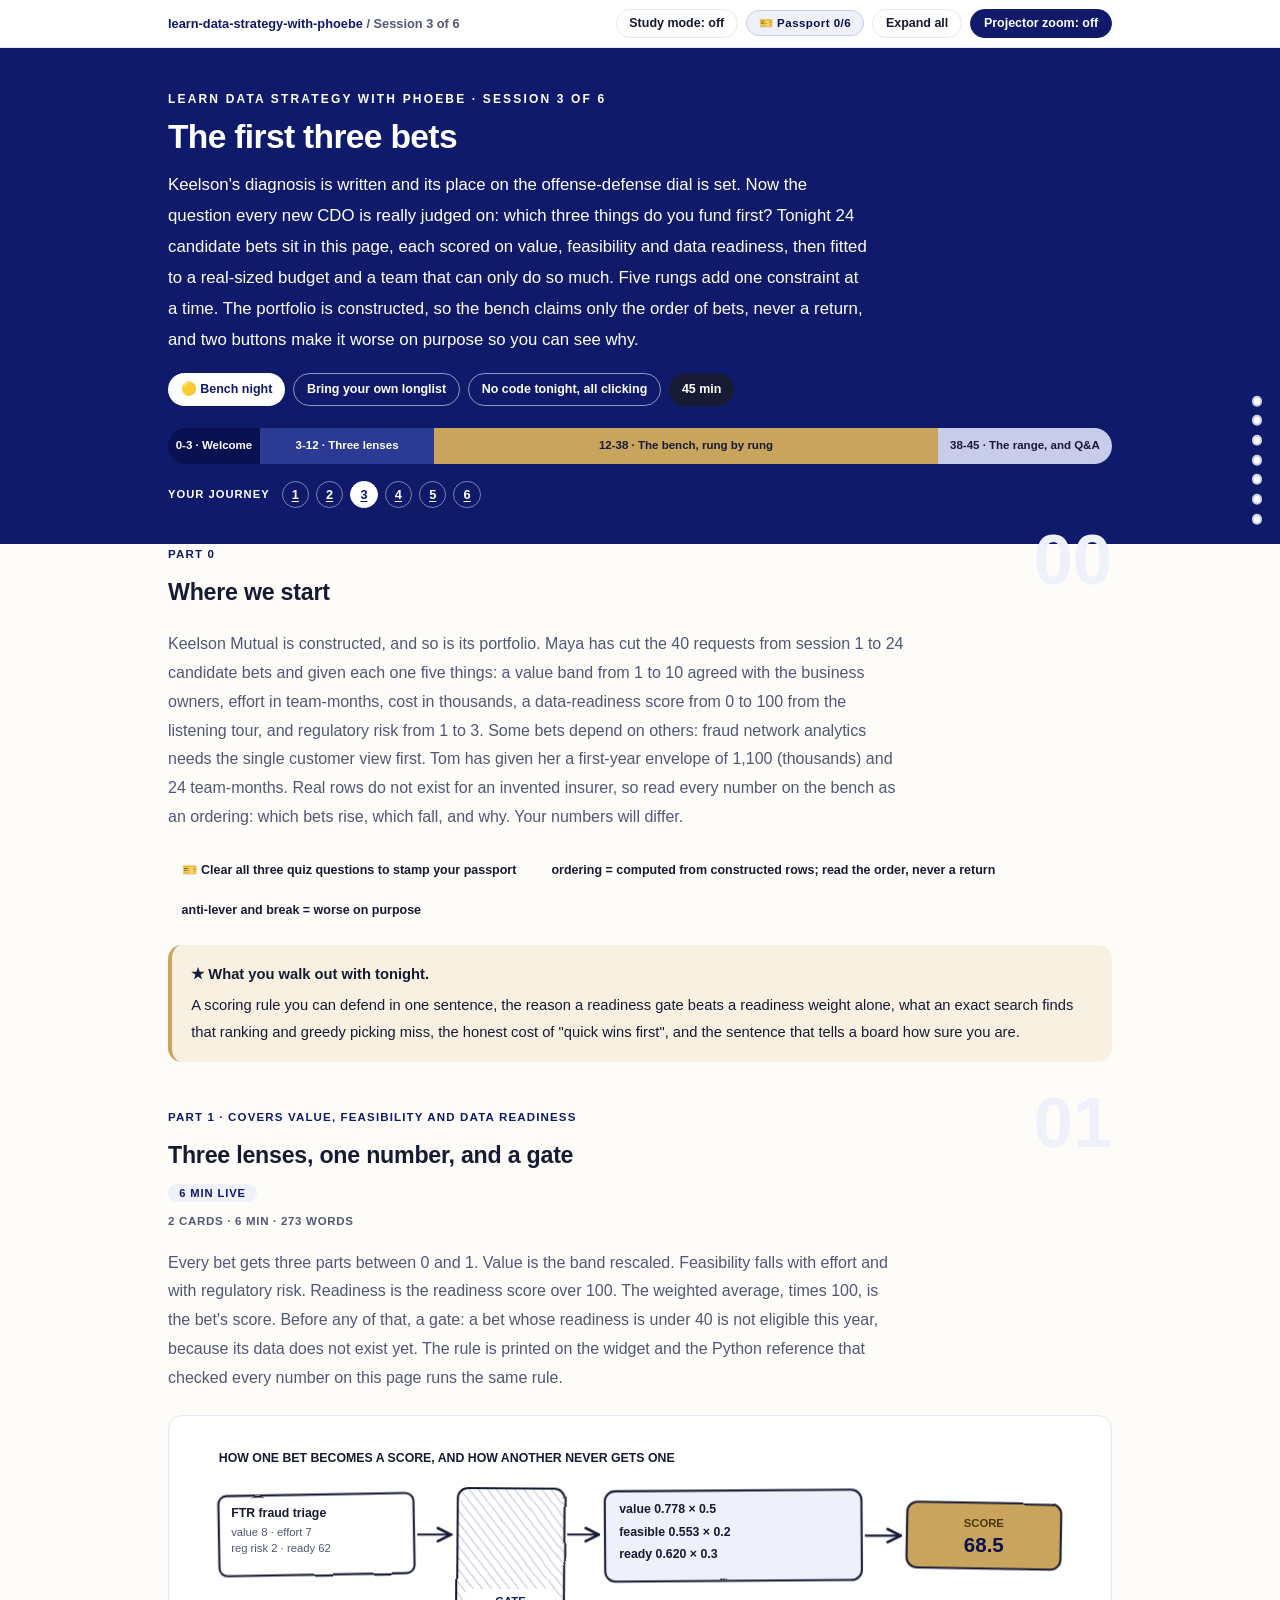
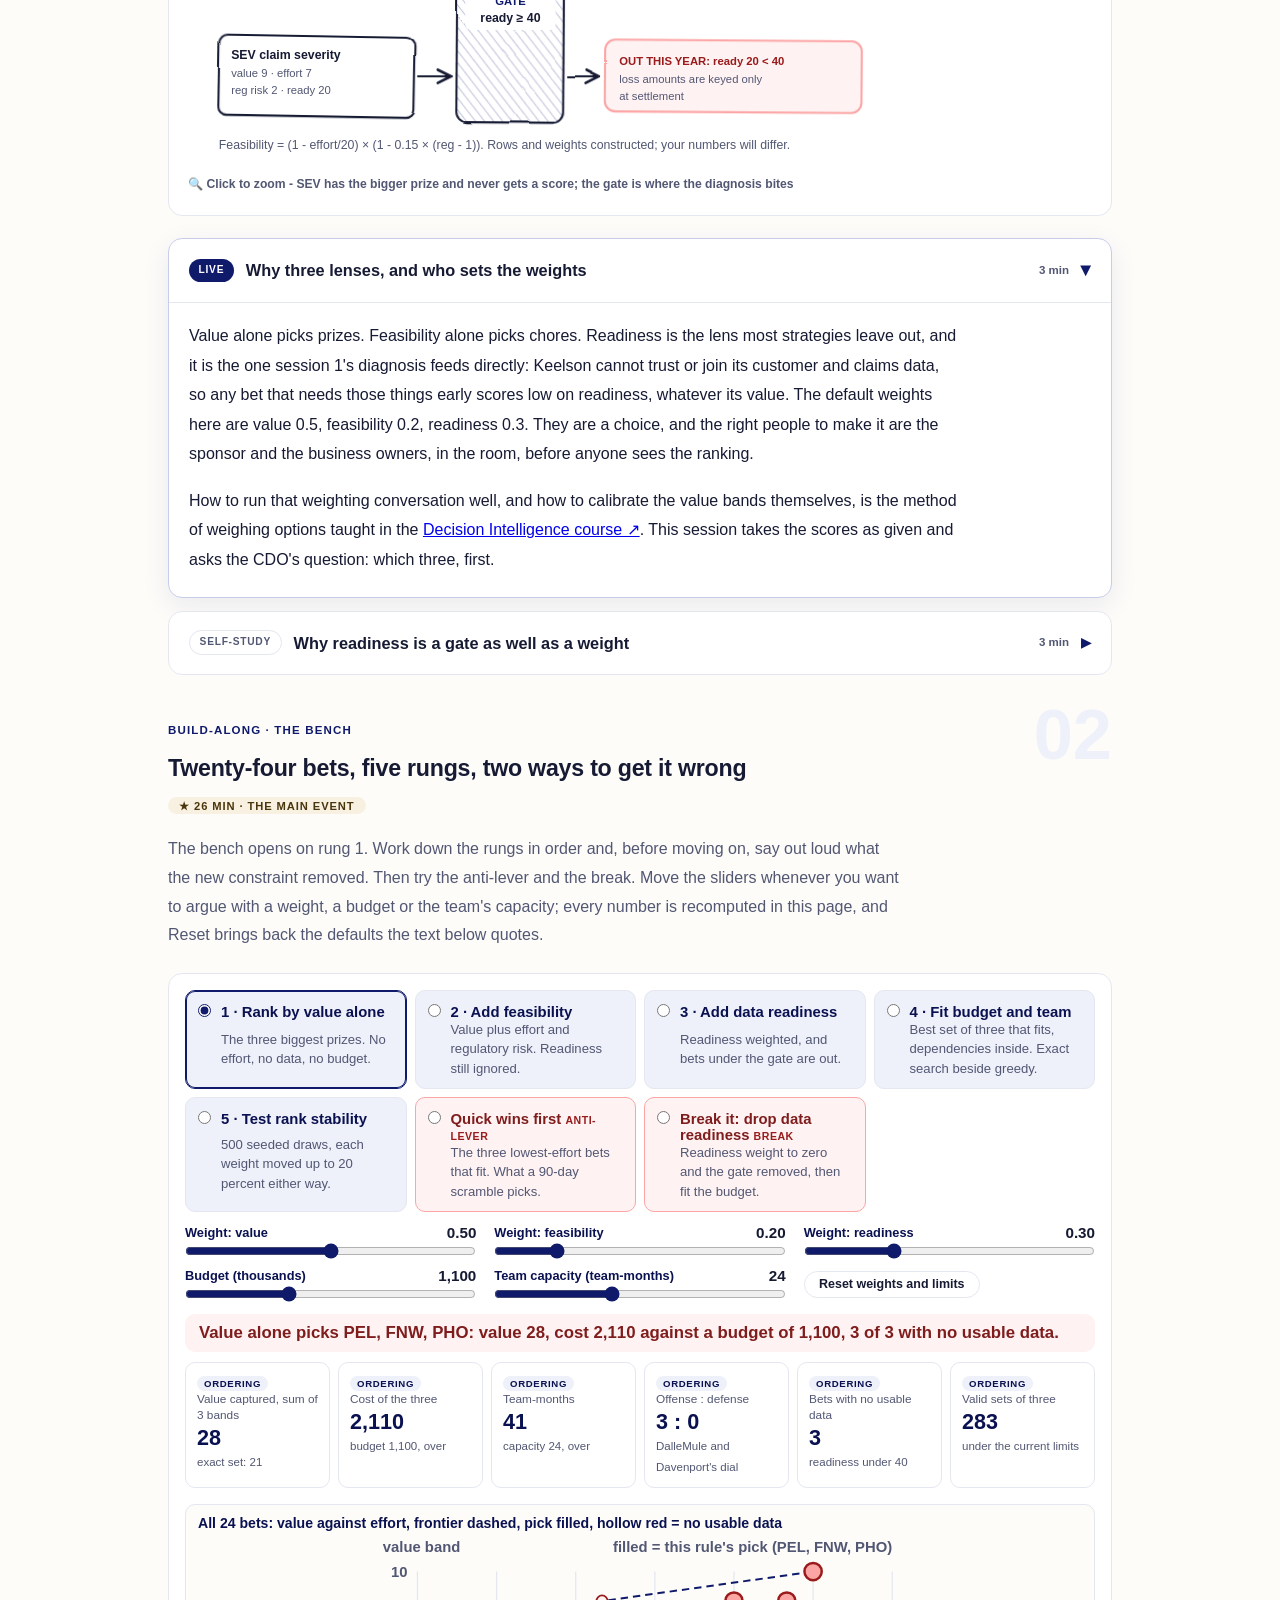
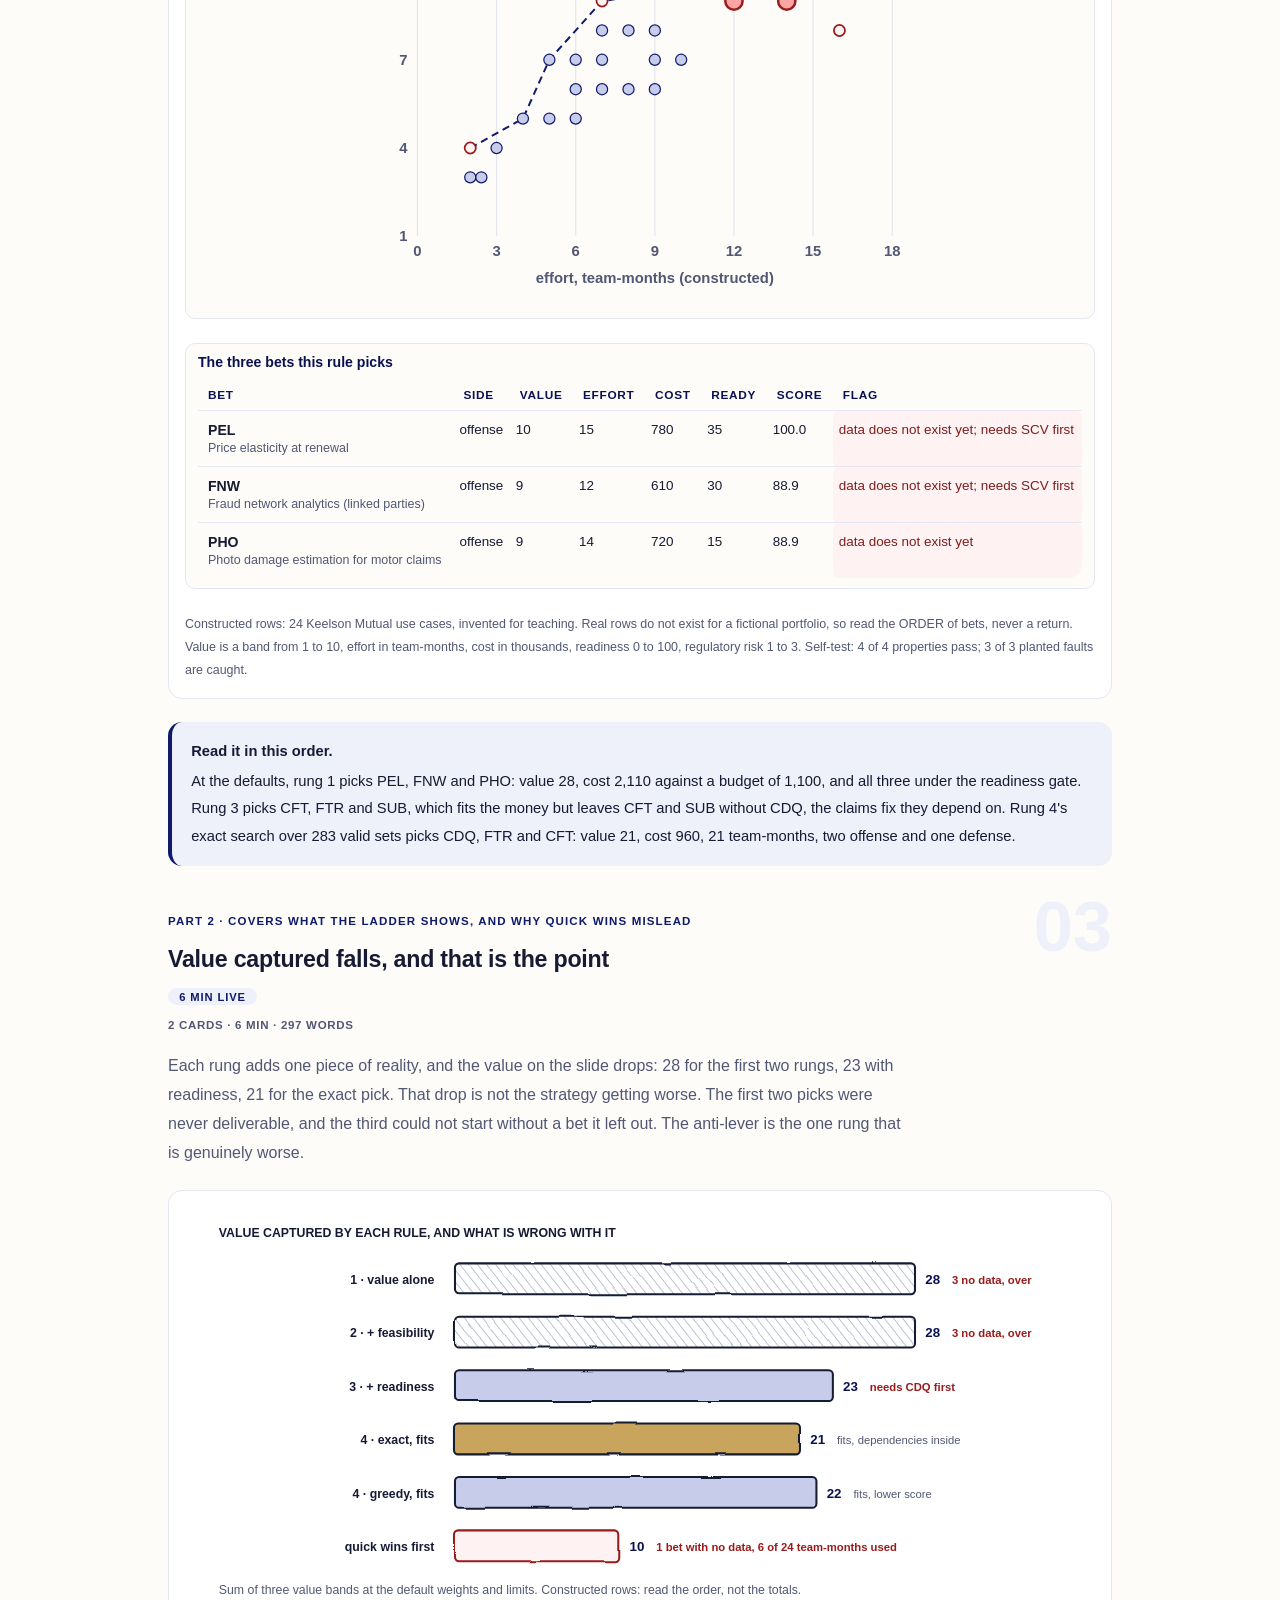
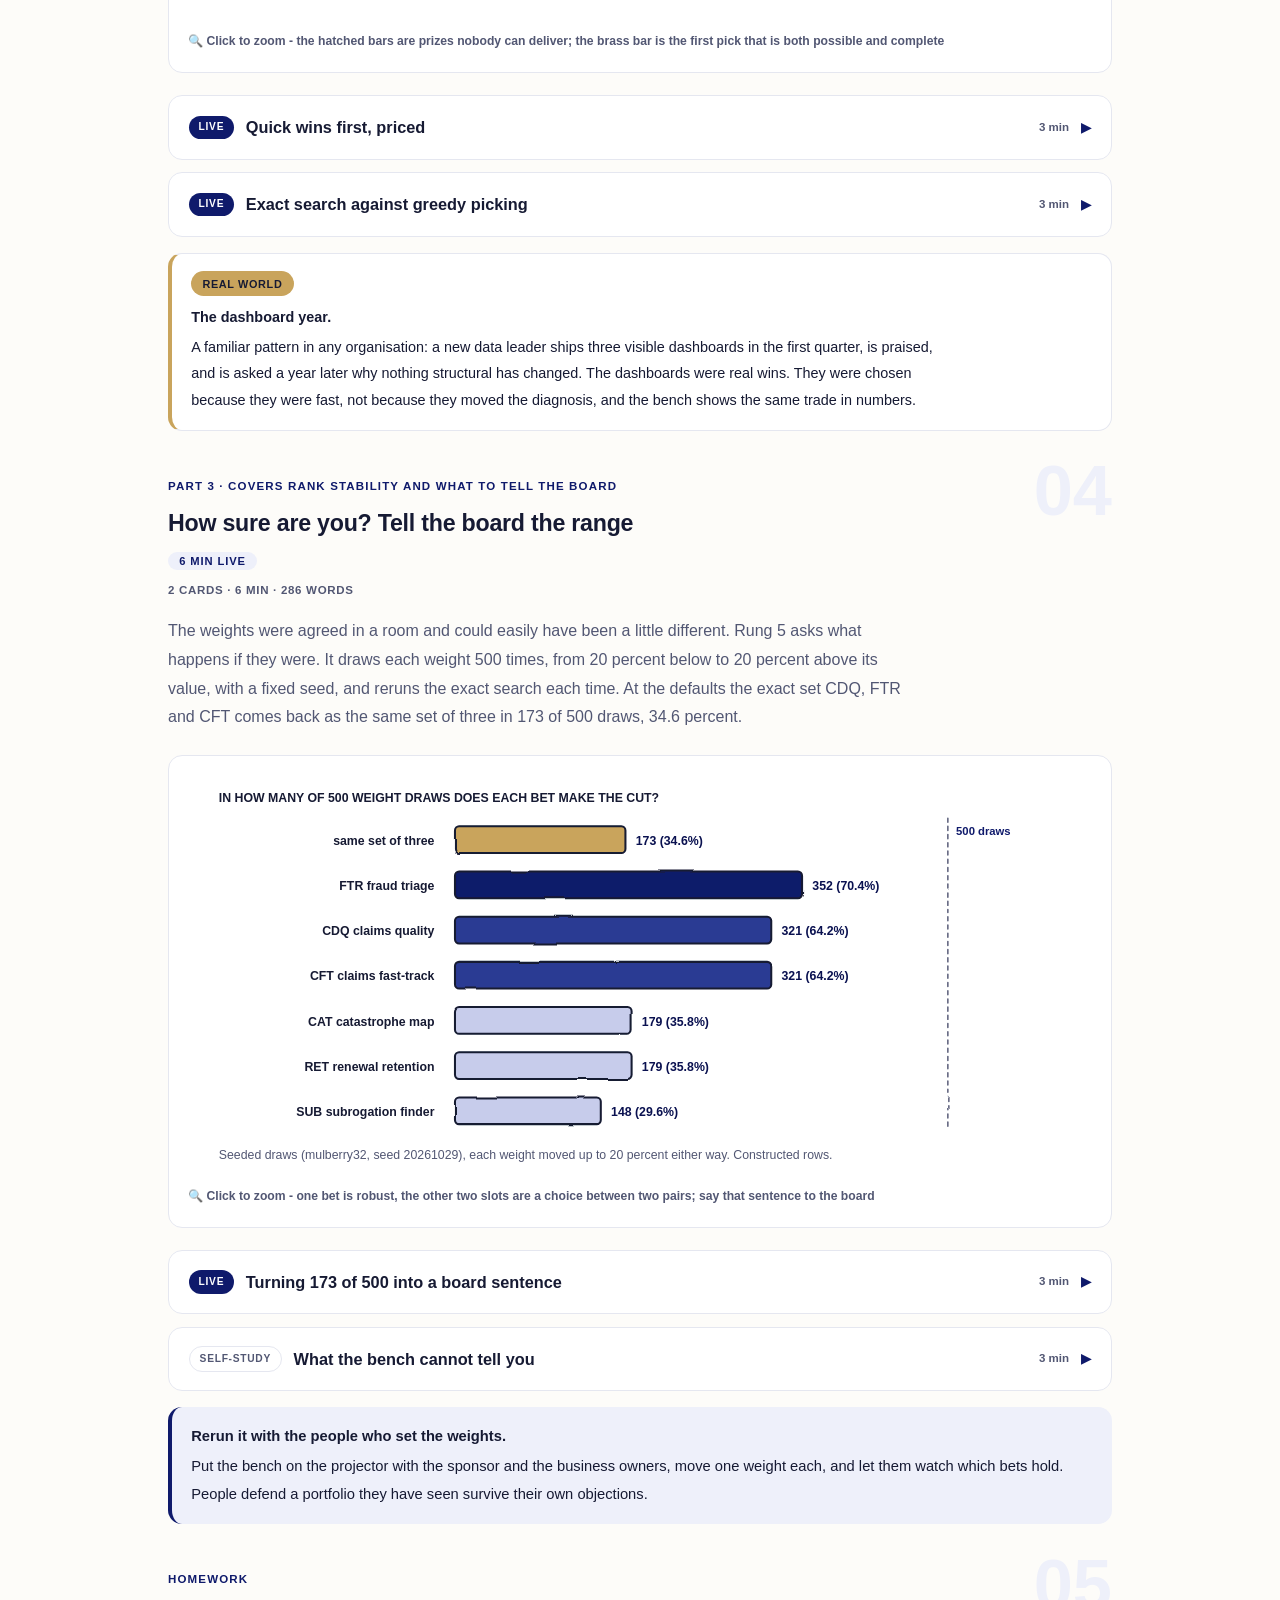
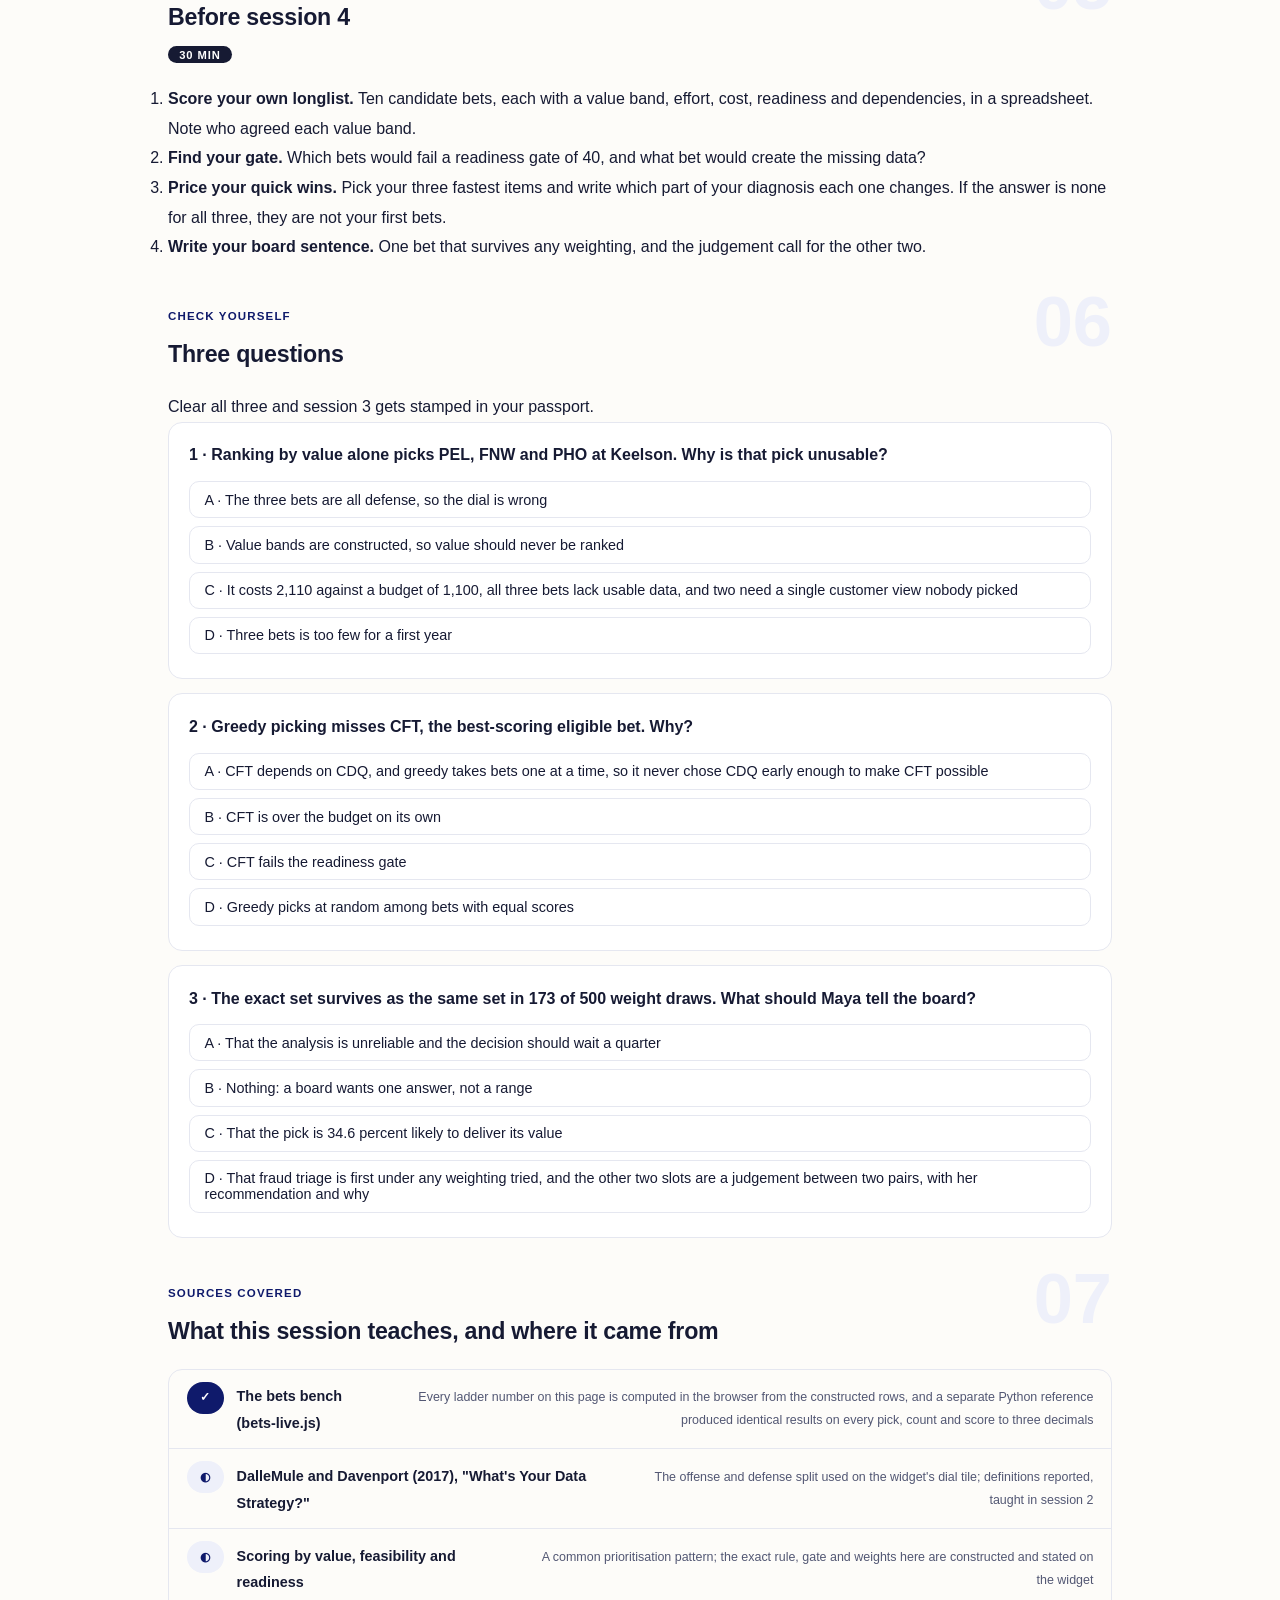
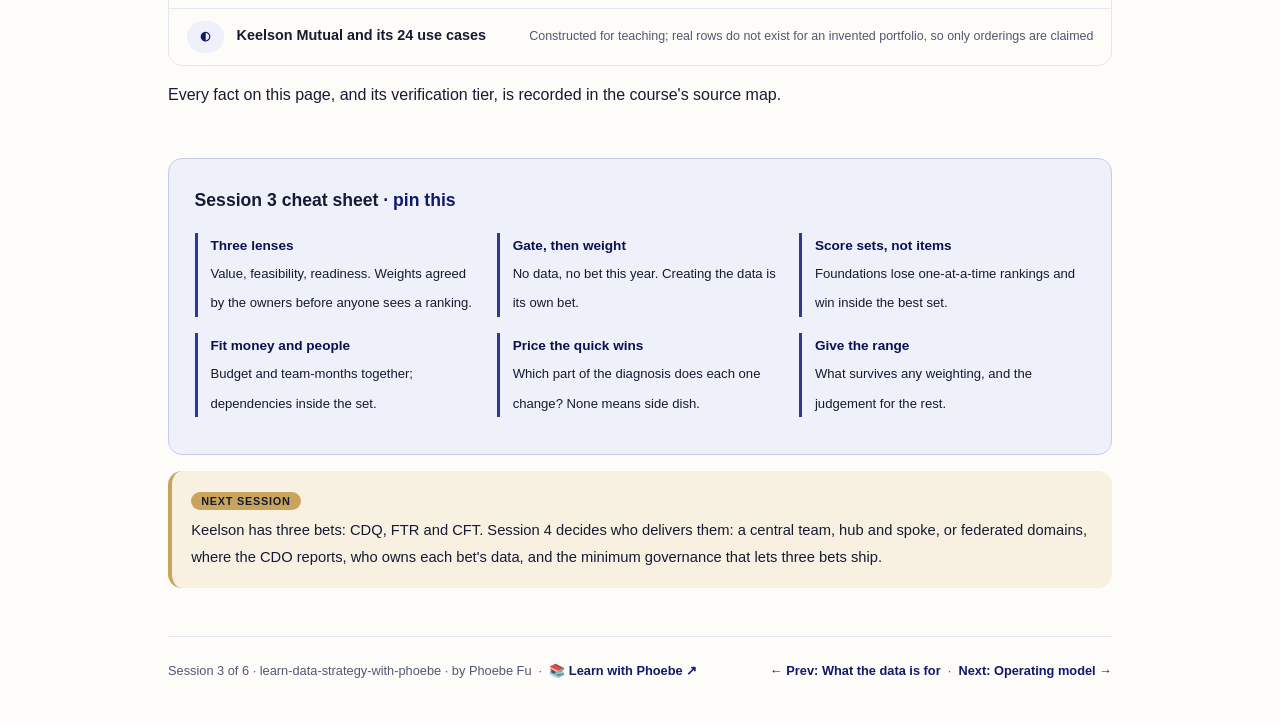
<file: courses/03-the-first-three-bets.html>
<!DOCTYPE html>
<html lang="en">
<head>
<meta charset="UTF-8">
<meta name="viewport" content="width=device-width, initial-scale=1.0">
<!-- social:start -->
<meta name="description" content="Session 3 of 6. Which three data bets does a new CDO fund first? Score 24 constructed Keelson Mutual use cases on value, feasibility and data readiness, fit them to a budget and a team, compare exact search with greedy picking, see why quick wins first gives a worse portfolio, and test how stable the pick is before you take it to the board.">
<meta property="og:type" content="article">
<meta property="og:site_name" content="Learn with Phoebe">
<meta property="og:title" content="The first three bets - learn data strategy with phoebe">
<meta property="og:description" content="Session 3 of 6. A use-case portfolio scorer, computed in your browser: value, feasibility, data readiness, budget, team, and how often the pick survives.">
<meta property="og:url" content="https://phoebefu6.github.io/learn-data-strategy-with-phoebe/courses/03-the-first-three-bets.html">
<meta property="og:image" content="https://phoebefu6.github.io/learn-data-strategy-with-phoebe/assets/og-cover.png">
<meta property="og:image:width" content="1200">
<meta property="og:image:height" content="630">
<meta name="twitter:card" content="summary_large_image">
<meta name="twitter:title" content="The first three bets - learn data strategy with phoebe">
<meta name="twitter:description" content="Session 3 of 6. Score 24 constructed bets, fit a budget, and test whether the pick survives.">
<meta name="twitter:image" content="https://phoebefu6.github.io/learn-data-strategy-with-phoebe/assets/og-cover.png">
<!-- social:end -->
<title>Session 3 · The first three bets - learn data strategy with phoebe</title>
<link rel="stylesheet" href="../assets/style.css?v=3">
</head>
<body>

<div class="toolbar">
  <div class="wrap">
    <span class="crumb"><a href="../index.html">learn-data-strategy-with-phoebe</a> / Session 3 of 6</span>
    <button class="btn" id="toggle-all" type="button">Expand all</button>
    <button class="btn primary" id="zoom-toggle" type="button">Projector zoom: off</button>
  </div>
</div>

<header class="masthead">
  <div class="wrap">
    <div class="eyebrow">Learn Data Strategy with Phoebe · Session 3 of 6</div>
    <h1>The first three <span class="accent">bets</span></h1>
    <p class="sub">Keelson's diagnosis is written and its place on the offense-defense dial is set. Now the question every new CDO is really judged on: which three things do you fund first? Tonight 24 candidate bets sit in this page, each scored on value, feasibility and data readiness, then fitted to a real-sized budget and a team that can only do so much. Five rungs add one constraint at a time. The portfolio is constructed, so the bench claims only the order of bets, never a return, and two buttons make it worse on purpose so you can see why.</p>
    <div class="chip-row">
      <span class="chip level">🟡 Bench night</span>
      <span class="chip audience">Bring your own longlist</span>
      <span class="chip audience">No code tonight, all clicking</span>
      <span class="chip time">45 min</span>
    </div>
    <div class="agenda">
      <span class="a1" style="flex:1">0-3 · Welcome</span>
      <span class="a2" style="flex:2">3-12 · Three lenses</span>
      <span class="a3" style="flex:6">12-38 · The bench, rung by rung</span>
      <span class="a4" style="flex:2">38-45 · The range, and Q&amp;A</span>
    </div>
  </div>
</header>

<main class="wrap">

  <section class="section" id="intro">
    <div class="section-kicker">
      <span class="klabel">Part 0</span>
      <h2>Where we start</h2>
    </div>
    <p class="lede">Keelson Mutual is constructed, and so is its portfolio. Maya has cut the 40 requests from session 1 to 24 candidate bets and given each one five things: a value band from 1 to 10 agreed with the business owners, effort in team-months, cost in thousands, a data-readiness score from 0 to 100 from the listening tour, and regulatory risk from 1 to 3. Some bets depend on others: fraud network analytics needs the single customer view first. Tom has given her a first-year envelope of 1,100 (thousands) and 24 team-months. Real rows do not exist for an invented insurer, so read every number on the bench as an ordering: which bets rise, which fall, and why. Your numbers will differ.</p>

    <div class="legend">
      <span class="pill">🎫 Clear all three quiz questions to stamp your passport</span>
      <span class="pill">ordering = computed from constructed rows; read the order, never a return</span>
      <span class="pill">anti-lever and break = worse on purpose</span>
    </div>

    <div class="callout win">
      <p><strong>★ What you walk out with tonight.</strong> A scoring rule you can defend in one sentence, the reason a readiness gate beats a readiness weight alone, what an exact search finds that ranking and greedy picking miss, the honest cost of "quick wins first", and the sentence that tells a board how sure you are.</p>
    </div>
  </section>

  <section class="section" id="part-1">
    <div class="section-kicker">
      <span class="klabel">Part 1 · covers value, feasibility and data readiness</span>
      <h2>Three lenses, one number, and a gate</h2>
      <span class="tag concept">6 min live</span>
    </div>
    <p class="lede">Every bet gets three parts between 0 and 1. Value is the band rescaled. Feasibility falls with effort and with regulatory risk. Readiness is the readiness score over 100. The weighted average, times 100, is the bet's score. Before any of that, a gate: a bet whose readiness is under 40 is not eligible this year, because its data does not exist yet. The rule is printed on the widget and the Python reference that checked every number on this page runs the same rule.</p>

    <figure class="zoomable">
      <svg viewBox="0 0 880 320" xmlns="http://www.w3.org/2000/svg" role="img" aria-label="Two bets flow left to right. Fraud triage at first notice, value 8, effort 7, regulatory risk 2, readiness 62, passes the readiness gate of 40 and enters the scoring box: value part 0.778 times weight 0.5, feasibility part 0.553 times 0.2, readiness part 0.620 times 0.3, giving a score of 68.5, highlighted in brass. Claim severity prediction, value 9, readiness 20, is stopped at the gate: loss amounts are keyed only at settlement.">
        <defs>
          <filter id="f3aSk" x="-3%" y="-3%" width="106%" height="106%"><feTurbulence type="fractalNoise" baseFrequency="0.02" numOctaves="2" seed="17" result="n"/><feDisplacementMap in="SourceGraphic" in2="n" scale="2.4" xChannelSelector="R" yChannelSelector="G"/></filter>
          <pattern id="f3aHc" patternUnits="userSpaceOnUse" width="7" height="7" patternTransform="rotate(-38)"><line x1="0" y1="0" x2="0" y2="7" stroke="#0F1A6B" stroke-width="1" opacity=".5"/></pattern>
          <marker id="f3aAr" viewBox="0 0 10 10" refX="9" refY="5" markerWidth="8" markerHeight="8" orient="auto"><path d="M1 1 L9 5 L1 9" fill="none" stroke="#161A33" stroke-width="1.6" stroke-linecap="round"/></marker>
        </defs>
        <style>
          .f3aH { font: 800 12px Inter, sans-serif; fill: #161A33; }
          .f3aL { font: 600 12px Inter, sans-serif; fill: #161A33; }
          .f3aS { font: 400 11px Inter, sans-serif; fill: #525773; }
          .f3aB { font: 800 11px Inter, sans-serif; fill: #4A360C; }
          .f3aV { font: 800 20px Inter, sans-serif; fill: #0A1150; }
          .f3aA { font: 700 11px Inter, sans-serif; fill: #0F1A6B; }
          .f3aR { font: 800 11px Inter, sans-serif; fill: #991B1B; }
          .f3aN { font: 400 12px Inter, sans-serif; fill: #525773; }
        </style>

        <text class="f3aH" x="30" y="26">HOW ONE BET BECOMES A SCORE, AND HOW ANOTHER NEVER GETS ONE</text>

        <g filter="url(#f3aSk)" fill="none" stroke="#161A33" stroke-width="2" stroke-linecap="round" stroke-linejoin="round">
          <rect x="30" y="58" width="190" height="78" rx="8" transform="rotate(-1 125 97)" fill="#FFFFFF"/>
          <rect x="30" y="196" width="190" height="78" rx="8" transform="rotate(1 125 235)" fill="#FFFFFF"/>
          <rect x="262" y="52" width="104" height="228" rx="10" transform="rotate(0.4 314 166)" fill="url(#f3aHc)"/>
          <rect x="406" y="54" width="250" height="88" rx="10" transform="rotate(-0.4 531 98)" fill="#EEF0FA"/>
          <rect x="700" y="66" width="150" height="64" rx="10" transform="rotate(1 775 98)" fill="#C9A45C"/>
          <rect x="406" y="200" width="250" height="70" rx="10" transform="rotate(0.4 531 235)" fill="#FEF2F2" stroke="#FCA5A5"/>
          <path d="M224 97 L256 97" marker-end="url(#f3aAr)"/>
          <path d="M224 235 L256 235" marker-end="url(#f3aAr)"/>
          <path d="M370 97 L400 97" marker-end="url(#f3aAr)"/>
          <path d="M370 235 L400 235" marker-end="url(#f3aAr)"/>
          <path d="M660 98 L694 98" marker-end="url(#f3aAr)"/>
        </g>

        <text class="f3aL" x="42" y="80">FTR fraud triage</text>
        <text class="f3aS" x="42" y="98">value 8 · effort 7</text>
        <text class="f3aS" x="42" y="114">reg risk 2 · ready 62</text>
        <text class="f3aL" x="42" y="218">SEV claim severity</text>
        <text class="f3aS" x="42" y="236">value 9 · effort 7</text>
        <text class="f3aS" x="42" y="252">reg risk 2 · ready 20</text>
        <rect x="270" y="150" width="88" height="40" rx="6" fill="#FFFFFF"/>
        <text class="f3aA" x="314" y="166" text-anchor="middle">GATE</text>
        <text class="f3aL" x="314" y="182" text-anchor="middle">ready ≥ 40</text>
        <text class="f3aL" x="420" y="76">value     0.778 × 0.5</text>
        <text class="f3aL" x="420" y="98">feasible  0.553 × 0.2</text>
        <text class="f3aL" x="420" y="120">ready     0.620 × 0.3</text>
        <text class="f3aB" x="775" y="90" text-anchor="middle">SCORE</text>
        <text class="f3aV" x="775" y="114" text-anchor="middle">68.5</text>
        <text class="f3aR" x="420" y="224">OUT THIS YEAR: ready 20 &lt; 40</text>
        <text class="f3aS" x="420" y="242">loss amounts are keyed only</text>
        <text class="f3aS" x="420" y="258">at settlement</text>

        <text class="f3aN" x="30" y="306">Feasibility = (1 - effort/20) × (1 - 0.15 × (reg - 1)). Rows and weights constructed; your numbers will differ.</text>
      </svg>
      <figcaption>🔍 Click to zoom - SEV has the bigger prize and never gets a score; the gate is where the diagnosis bites</figcaption>
    </figure>

    <details class="card" open>
      <summary><span class="mode live">Live</span>Why three lenses, and who sets the weights<span class="mini">3 min</span><span class="caret">▶</span></summary>
      <div class="body">
        <p>Value alone picks prizes. Feasibility alone picks chores. Readiness is the lens most strategies leave out, and it is the one session 1's diagnosis feeds directly: Keelson cannot trust or join its customer and claims data, so any bet that needs those things early scores low on readiness, whatever its value. The default weights here are value 0.5, feasibility 0.2, readiness 0.3. They are a choice, and the right people to make it are the sponsor and the business owners, in the room, before anyone sees the ranking.</p>
        <p>How to run that weighting conversation well, and how to calibrate the value bands themselves, is the method of weighing options taught in the <a href="https://phoebefu6.github.io/learn-decision-intelligence-with-phoebe/">Decision Intelligence course ↗</a>. This session takes the scores as given and asks the CDO's question: which three, first.</p>
      </div>
    </details>

    <details class="card">
      <summary><span class="mode self">Self-study</span>Why readiness is a gate as well as a weight<span class="mini">3 min</span><span class="caret">▶</span></summary>
      <div class="body">
        <p>A weight lets a big enough prize outvote missing data. With readiness only weighted, a bet whose data does not exist can still rank first if its value is high, and the strategy then promises something the organisation cannot start. The gate says plainly: under 40, the first job is to create the data, and that job is a different bet. At Keelson, SEV (claim severity at first notice) cannot be built until claims capture amounts early, which is part of what CDQ, fixing claims data at source, delivers.</p>
        <p>The threshold of 40 is constructed and arbitrary. Moving it changes which bets are eligible, which is a decision to make out loud. The break button on the bench removes the gate and the readiness weight together, so you can see what the pick looks like when nobody asks whether the data exists.</p>
      </div>
    </details>
  </section>

  <section class="section" id="bench">
    <div class="section-kicker">
      <span class="klabel">Build-along · the bench</span>
      <h2>Twenty-four bets, five rungs, two ways to get it wrong</h2>
      <span class="tag demo">★ 26 min · the main event</span>
    </div>
    <p class="lede">The bench opens on rung 1. Work down the rungs in order and, before moving on, say out loud what the new constraint removed. Then try the anti-lever and the break. Move the sliders whenever you want to argue with a weight, a budget or the team's capacity; every number is recomputed in this page, and Reset brings back the defaults the text below quotes.</p>

    <div id="bets-bench" data-step="value"></div>

    <div class="callout tip">
      <p><strong>Read it in this order.</strong> At the defaults, rung 1 picks PEL, FNW and PHO: value 28, cost 2,110 against a budget of 1,100, and all three under the readiness gate. Rung 3 picks CFT, FTR and SUB, which fits the money but leaves CFT and SUB without CDQ, the claims fix they depend on. Rung 4's exact search over 283 valid sets picks CDQ, FTR and CFT: value 21, cost 960, 21 team-months, two offense and one defense.</p>
    </div>
  </section>

  <section class="section" id="part-2">
    <div class="section-kicker">
      <span class="klabel">Part 2 · covers what the ladder shows, and why quick wins mislead</span>
      <h2>Value captured falls, and that is the point</h2>
      <span class="tag concept">6 min live</span>
    </div>
    <p class="lede">Each rung adds one piece of reality, and the value on the slide drops: 28 for the first two rungs, 23 with readiness, 21 for the exact pick. That drop is not the strategy getting worse. The first two picks were never deliverable, and the third could not start without a bet it left out. The anti-lever is the one rung that is genuinely worse.</p>

    <figure class="zoomable">
      <svg viewBox="0 0 880 400" xmlns="http://www.w3.org/2000/svg" role="img" aria-label="Bars of value captured, sum of three value bands, at the default settings. Value alone 28, three bets with no usable data and over budget. Plus feasibility 28, three with no usable data and over budget. Plus readiness 23, needs CDQ first. Exact search 21, fits with dependencies inside, highlighted in brass. Greedy 22, fits with a lower score. Quick wins first 10, one bet with no usable data and 6 of 24 team-months used.">
        <defs>
          <filter id="f3bSk" x="-3%" y="-3%" width="106%" height="106%"><feTurbulence type="fractalNoise" baseFrequency="0.02" numOctaves="2" seed="23" result="n"/><feDisplacementMap in="SourceGraphic" in2="n" scale="2.4" xChannelSelector="R" yChannelSelector="G"/></filter>
          <pattern id="f3bHc" patternUnits="userSpaceOnUse" width="7" height="7" patternTransform="rotate(-38)"><line x1="0" y1="0" x2="0" y2="7" stroke="#0F1A6B" stroke-width="1" opacity=".5"/></pattern>
        </defs>
        <style>
          .f3bH { font: 800 12px Inter, sans-serif; fill: #161A33; }
          .f3bL { font: 600 12px Inter, sans-serif; fill: #161A33; }
          .f3bS { font: 400 11px Inter, sans-serif; fill: #525773; }
          .f3bV { font: 800 13px Inter, sans-serif; fill: #0A1150; }
          .f3bR { font: 800 11px Inter, sans-serif; fill: #991B1B; }
          .f3bN { font: 400 12px Inter, sans-serif; fill: #525773; }
        </style>

        <text class="f3bH" x="30" y="26">VALUE CAPTURED BY EACH RULE, AND WHAT IS WRONG WITH IT</text>

        <g filter="url(#f3bSk)" fill="none" stroke="#161A33" stroke-width="2" stroke-linecap="round" stroke-linejoin="round">
          <rect x="260" y="52" width="448" height="30" rx="4" fill="url(#f3bHc)"/>
          <rect x="260" y="104" width="448" height="30" rx="4" fill="url(#f3bHc)"/>
          <rect x="260" y="156" width="368" height="30" rx="4" fill="#C7CCEB"/>
          <rect x="260" y="208" width="336" height="30" rx="4" fill="#C9A45C"/>
          <rect x="260" y="260" width="352" height="30" rx="4" fill="#C7CCEB"/>
          <rect x="260" y="312" width="160" height="30" rx="4" fill="#FEF2F2" stroke="#991B1B"/>
        </g>

        <text class="f3bL" x="240" y="72" text-anchor="end">1 · value alone</text>
        <text class="f3bL" x="240" y="124" text-anchor="end">2 · + feasibility</text>
        <text class="f3bL" x="240" y="176" text-anchor="end">3 · + readiness</text>
        <text class="f3bL" x="240" y="228" text-anchor="end">4 · exact, fits</text>
        <text class="f3bL" x="240" y="280" text-anchor="end">4 · greedy, fits</text>
        <text class="f3bL" x="240" y="332" text-anchor="end">quick wins first</text>
        <text class="f3bV" x="718" y="72">28</text>
        <text class="f3bR" x="744" y="72">3 no data, over</text>
        <text class="f3bV" x="718" y="124">28</text>
        <text class="f3bR" x="744" y="124">3 no data, over</text>
        <text class="f3bV" x="638" y="176">23</text>
        <text class="f3bR" x="664" y="176">needs CDQ first</text>
        <text class="f3bV" x="606" y="228">21</text>
        <text class="f3bS" x="632" y="228">fits, dependencies inside</text>
        <text class="f3bV" x="622" y="280">22</text>
        <text class="f3bS" x="648" y="280">fits, lower score</text>
        <text class="f3bV" x="430" y="332">10</text>
        <text class="f3bR" x="456" y="332">1 bet with no data, 6 of 24 team-months used</text>

        <text class="f3bN" x="30" y="374">Sum of three value bands at the default weights and limits. Constructed rows: read the order, not the totals.</text>
      </svg>
      <figcaption>🔍 Click to zoom - the hatched bars are prizes nobody can deliver; the brass bar is the first pick that is both possible and complete</figcaption>
    </figure>

    <details class="card">
      <summary><span class="mode live">Live</span>Quick wins first, priced<span class="mini">3 min</span><span class="caret">▶</span></summary>
      <div class="body">
        <p>Pressure to show something in 90 days pushes every new CDO toward the cheapest, fastest items. On the bench that rule picks KPI, BRK and LTR: an executive dashboard refresh, a broker dashboard and a generative AI letter-drafting pilot. Value captured is 10 against 21 for the exact set, it uses 6 of the 24 team-months, and LTR has no usable data at all: past letters are scanned PDFs in a legacy archive.</p>
        <p>The deeper cost is that none of the three touches the diagnosis. In a year Keelson would have two refreshed dashboards and still could not join a customer or see a claim amount early. Quick wins are fine as a side dish, especially to build trust in month one. As the first three bets they spend the credibility of the new role on work that leaves the crux exactly where it was.</p>
      </div>
    </details>

    <details class="card">
      <summary><span class="mode live">Live</span>Exact search against greedy picking<span class="mini">3 min</span><span class="caret">▶</span></summary>
      <div class="body">
        <p>Greedy is how most portfolios are built: take the best-scoring bet that fits, then the next, until the money runs out. At the defaults greedy picks FTR, RET and CAT, scoring 196.7 against the exact set's 197.0. The gap is small, and greedy even carries one more value band (22 against 21). What greedy cannot do is take CFT, the highest-scoring eligible bet, because CFT needs CDQ and greedy never chose CDQ first; on its own CDQ scores too low to be picked early.</p>
        <p>The exact search tries every valid set of three, 283 of them at the defaults, so it sees that CDQ plus CFT together beat what greedy found. With 24 bets that takes milliseconds. The lesson is not the 0.3 points. It is that foundations like CDQ rarely win a one-at-a-time ranking and often belong in the best set, which is why a CDO should score sets, not items.</p>
      </div>
    </details>

    <div class="callout example">
      <span class="ex-pill">Real world</span>
      <p><strong>The dashboard year.</strong> A familiar pattern in any organisation: a new data leader ships three visible dashboards in the first quarter, is praised, and is asked a year later why nothing structural has changed. The dashboards were real wins. They were chosen because they were fast, not because they moved the diagnosis, and the bench shows the same trade in numbers.</p>
    </div>
  </section>

  <section class="section" id="part-3">
    <div class="section-kicker">
      <span class="klabel">Part 3 · covers rank stability and what to tell the board</span>
      <h2>How sure are you? Tell the board the range</h2>
      <span class="tag concept">6 min live</span>
    </div>
    <p class="lede">The weights were agreed in a room and could easily have been a little different. Rung 5 asks what happens if they were. It draws each weight 500 times, from 20 percent below to 20 percent above its value, with a fixed seed, and reruns the exact search each time. At the defaults the exact set CDQ, FTR and CFT comes back as the same set of three in 173 of 500 draws, 34.6 percent.</p>

    <figure class="zoomable">
      <svg viewBox="0 0 880 390" xmlns="http://www.w3.org/2000/svg" role="img" aria-label="Out of 500 seeded weight draws: the same set of three, CDQ, FTR and CFT, in 173, highlighted in brass. FTR fraud triage is in the exact set in 352 draws, CDQ claims quality in 321, CFT claims fast-track in 321, CAT catastrophe map in 179, RET renewal retention in 179, SUB subrogation finder in 148.">
        <defs>
          <filter id="f3cSk" x="-3%" y="-3%" width="106%" height="106%"><feTurbulence type="fractalNoise" baseFrequency="0.02" numOctaves="2" seed="31" result="n"/><feDisplacementMap in="SourceGraphic" in2="n" scale="2.4" xChannelSelector="R" yChannelSelector="G"/></filter>
        </defs>
        <style>
          .f3cH { font: 800 12px Inter, sans-serif; fill: #161A33; }
          .f3cL { font: 600 12px Inter, sans-serif; fill: #161A33; }
          .f3cV { font: 800 12px Inter, sans-serif; fill: #0A1150; }
          .f3cA { font: 700 11px Inter, sans-serif; fill: #0F1A6B; }
          .f3cN { font: 400 12px Inter, sans-serif; fill: #525773; }
        </style>

        <text class="f3cH" x="30" y="26">IN HOW MANY OF 500 WEIGHT DRAWS DOES EACH BET MAKE THE CUT?</text>

        <g filter="url(#f3cSk)" fill="none" stroke="#161A33" stroke-width="2" stroke-linecap="round" stroke-linejoin="round">
          <rect x="260" y="50" width="166" height="26" rx="4" fill="#C9A45C"/>
          <rect x="260" y="94" width="338" height="26" rx="4" fill="#0F1A6B"/>
          <rect x="260" y="138" width="308" height="26" rx="4" fill="#2B3A93"/>
          <rect x="260" y="182" width="308" height="26" rx="4" fill="#2B3A93"/>
          <rect x="260" y="226" width="172" height="26" rx="4" fill="#C7CCEB"/>
          <rect x="260" y="270" width="172" height="26" rx="4" fill="#C7CCEB"/>
          <rect x="260" y="314" width="142" height="26" rx="4" fill="#C7CCEB"/>
          <path d="M740 42 L740 346" stroke="#525773" stroke-width="1.4" stroke-dasharray="4 4"/>
        </g>

        <text class="f3cL" x="240" y="68" text-anchor="end">same set of three</text>
        <text class="f3cL" x="240" y="112" text-anchor="end">FTR fraud triage</text>
        <text class="f3cL" x="240" y="156" text-anchor="end">CDQ claims quality</text>
        <text class="f3cL" x="240" y="200" text-anchor="end">CFT claims fast-track</text>
        <text class="f3cL" x="240" y="244" text-anchor="end">CAT catastrophe map</text>
        <text class="f3cL" x="240" y="288" text-anchor="end">RET renewal retention</text>
        <text class="f3cL" x="240" y="332" text-anchor="end">SUB subrogation finder</text>
        <text class="f3cV" x="436" y="68">173 (34.6%)</text>
        <text class="f3cV" x="608" y="112">352 (70.4%)</text>
        <text class="f3cV" x="578" y="156">321 (64.2%)</text>
        <text class="f3cV" x="578" y="200">321 (64.2%)</text>
        <text class="f3cV" x="442" y="244">179 (35.8%)</text>
        <text class="f3cV" x="442" y="288">179 (35.8%)</text>
        <text class="f3cV" x="412" y="332">148 (29.6%)</text>
        <text class="f3cA" x="748" y="58">500 draws</text>

        <text class="f3cN" x="30" y="374">Seeded draws (mulberry32, seed 20261029), each weight moved up to 20 percent either way. Constructed rows.</text>
      </svg>
      <figcaption>🔍 Click to zoom - one bet is robust, the other two slots are a choice between two pairs; say that sentence to the board</figcaption>
    </figure>

    <details class="card">
      <summary><span class="mode live">Live</span>Turning 173 of 500 into a board sentence<span class="mini">3 min</span><span class="caret">▶</span></summary>
      <div class="body">
        <p>34.6 percent sounds weak until you read the bars. FTR, fraud triage at first notice, is in the exact set in 352 of 500 draws. The other two slots split between two pairs: CDQ with CFT (the claims fix and the fast-track it enables, 321 each) or CAT with RET (the catastrophe map and renewal retention, 179 each). That is a clear message: one bet survives any reasonable weighting, and the second and third are a judgement between fixing claims and protecting the book.</p>
        <p>The sentence for the board: "Fraud triage is first under any weighting we tried. For the other two, we recommend the claims fix and fast-track, because they also answer the diagnosis; the alternative pair scores almost as well and does not." A point estimate would have hidden the judgement; the range puts it on the table where the board can own it.</p>
      </div>
    </details>

    <details class="card">
      <summary><span class="mode self">Self-study</span>What the bench cannot tell you<span class="mini">3 min</span><span class="caret">▶</span></summary>
      <div class="body">
        <p>Every row is constructed, so no total on the bench is a forecast: value bands are not money, and a set's score is not a return. The bench shows how the order of bets responds to rules and limits. Your own portfolio will have different bands, different dependencies and different readiness, and the method transfers while the numbers do not.</p>
        <p>The model also leaves things out on purpose: bets interact beyond simple dependencies, risk is reduced to a 1-3 penalty, and three is a fixed count. Building the business case for each bet, with costs and benefits in money, is planned for the business cases and ROI course, which is not yet live. Placing the chosen bets on the offense-defense dial from session 2 is the widget's "Offense : defense" tile: two offense and one defense for the exact set.</p>
      </div>
    </details>

    <div class="callout tip">
      <p><strong>Rerun it with the people who set the weights.</strong> Put the bench on the projector with the sponsor and the business owners, move one weight each, and let them watch which bets hold. People defend a portfolio they have seen survive their own objections.</p>
    </div>
  </section>

  <section class="section" id="exercise">
    <div class="section-kicker">
      <span class="klabel">Homework</span>
      <h2>Before session 4</h2>
      <span class="tag exercise">30 min</span>
    </div>
    <ol>
      <li><strong>Score your own longlist.</strong> Ten candidate bets, each with a value band, effort, cost, readiness and dependencies, in a spreadsheet. Note who agreed each value band.</li>
      <li><strong>Find your gate.</strong> Which bets would fail a readiness gate of 40, and what bet would create the missing data?</li>
      <li><strong>Price your quick wins.</strong> Pick your three fastest items and write which part of your diagnosis each one changes. If the answer is none for all three, they are not your first bets.</li>
      <li><strong>Write your board sentence.</strong> One bet that survives any weighting, and the judgement call for the other two.</li>
    </ol>
  </section>

  <section class="section" id="quiz">
    <div class="section-kicker">
      <span class="klabel">Check yourself</span>
      <h2>Three questions</h2>
    </div>
    <p>Clear all three and session 3 gets stamped in your passport.</p>

    <div class="quiz-q" data-answer="2">
      <p class="qtext">1 · Ranking by value alone picks PEL, FNW and PHO at Keelson. Why is that pick unusable?</p>
      <button class="qopt" type="button">A · The three bets are all defense, so the dial is wrong</button>
      <button class="qopt" type="button">B · Value bands are constructed, so value should never be ranked</button>
      <button class="qopt" type="button">C · It costs 2,110 against a budget of 1,100, all three bets lack usable data, and two need a single customer view nobody picked</button>
      <button class="qopt" type="button">D · Three bets is too few for a first year</button>
      <p class="qwhy">Value alone ignores money, team, data and dependencies, so its pick cannot start. A is wrong in fact (all three are offense), and B misreads the point: ranking by value is fine as one lens among three.</p>
    </div>

    <div class="quiz-q" data-answer="0">
      <p class="qtext">2 · Greedy picking misses CFT, the best-scoring eligible bet. Why?</p>
      <button class="qopt" type="button">A · CFT depends on CDQ, and greedy takes bets one at a time, so it never chose CDQ early enough to make CFT possible</button>
      <button class="qopt" type="button">B · CFT is over the budget on its own</button>
      <button class="qopt" type="button">C · CFT fails the readiness gate</button>
      <button class="qopt" type="button">D · Greedy picks at random among bets with equal scores</button>
      <p class="qwhy">CFT costs 360 and has readiness 68, so it passes on money and data. It needs CDQ, which scores too low to be taken early one at a time. Exact search scores whole sets and finds that CDQ plus CFT together win.</p>
    </div>

    <div class="quiz-q" data-answer="3">
      <p class="qtext">3 · The exact set survives as the same set in 173 of 500 weight draws. What should Maya tell the board?</p>
      <button class="qopt" type="button">A · That the analysis is unreliable and the decision should wait a quarter</button>
      <button class="qopt" type="button">B · Nothing: a board wants one answer, not a range</button>
      <button class="qopt" type="button">C · That the pick is 34.6 percent likely to deliver its value</button>
      <button class="qopt" type="button">D · That fraud triage is first under any weighting tried, and the other two slots are a judgement between two pairs, with her recommendation and why</button>
      <p class="qwhy">The draws measure how sensitive the ORDER is to the weights, not a probability of success, which rules out C. FTR is in 352 of 500; the rest splits between two pairs. Naming the judgement lets the board own it.</p>
    </div>

    <p class="quiz-score"></p>
  </section>

  <section class="section" id="official">
    <div class="section-kicker">
      <span class="klabel">Sources covered</span>
      <h2>What this session teaches, and where it came from</h2>
    </div>
    <div class="covered">
      <div class="covered-row"><span class="status pill solid">✓</span><span class="name">The bets bench (bets-live.js)</span><span class="note">Every ladder number on this page is computed in the browser from the constructed rows, and a separate Python reference produced identical results on every pick, count and score to three decimals</span></div>
      <div class="covered-row"><span class="status pill light">◐</span><span class="name">DalleMule and Davenport (2017), "What's Your Data Strategy?"</span><span class="note">The offense and defense split used on the widget's dial tile; definitions reported, taught in session 2</span></div>
      <div class="covered-row"><span class="status pill light">◐</span><span class="name">Scoring by value, feasibility and readiness</span><span class="note">A common prioritisation pattern; the exact rule, gate and weights here are constructed and stated on the widget</span></div>
      <div class="covered-row"><span class="status pill light">◐</span><span class="name">Keelson Mutual and its 24 use cases</span><span class="note">Constructed for teaching; real rows do not exist for an invented portfolio, so only orderings are claimed</span></div>
    </div>
    <p class="mono" style="margin-top:14px">Every fact on this page, and its verification tier, is recorded in the course's source map.</p>
  </section>

  <section class="cheat" id="cheatsheet">
    <h3>Session 3 cheat sheet <span>· pin this</span></h3>
    <div class="grid-2">
      <div class="cheat-item"><b>Three lenses</b><span>Value, feasibility, readiness. Weights agreed by the owners before anyone sees a ranking.</span></div>
      <div class="cheat-item"><b>Gate, then weight</b><span>No data, no bet this year. Creating the data is its own bet.</span></div>
      <div class="cheat-item"><b>Score sets, not items</b><span>Foundations lose one-at-a-time rankings and win inside the best set.</span></div>
      <div class="cheat-item"><b>Fit money and people</b><span>Budget and team-months together; dependencies inside the set.</span></div>
      <div class="cheat-item"><b>Price the quick wins</b><span>Which part of the diagnosis does each one change? None means side dish.</span></div>
      <div class="cheat-item"><b>Give the range</b><span>What survives any weighting, and the judgement for the rest.</span></div>
    </div>
  </section>

  <div class="callout next">
    <span class="nx-pill">Next session</span>
    <p>Keelson has three bets: CDQ, FTR and CFT. Session 4 decides who delivers them: a central team, hub and spoke, or federated domains, where the CDO reports, who owns each bet's data, and the minimum governance that lets three bets ship.</p>
  </div>

  <footer class="pagefoot">
    <span>Session 3 of 6 · learn-data-strategy-with-phoebe · by Phoebe Fu &nbsp;·&nbsp; 📚 <a href="https://phoebefu6.github.io/learn-with-phoebe/">Learn with Phoebe ↗</a></span>
    <span><a href="02-what-the-data-is-for.html">← Prev: What the data is for</a> &nbsp;·&nbsp; <a href="04-operating-model.html">Next: Operating model →</a></span>
  </footer>

</main>

<script src="../assets/bets-data.js?v=1"></script>
<script src="../assets/bets-live.js?v=6"></script>
<script src="../assets/app.js?v=1"></script>
</body>
</html>
</file>
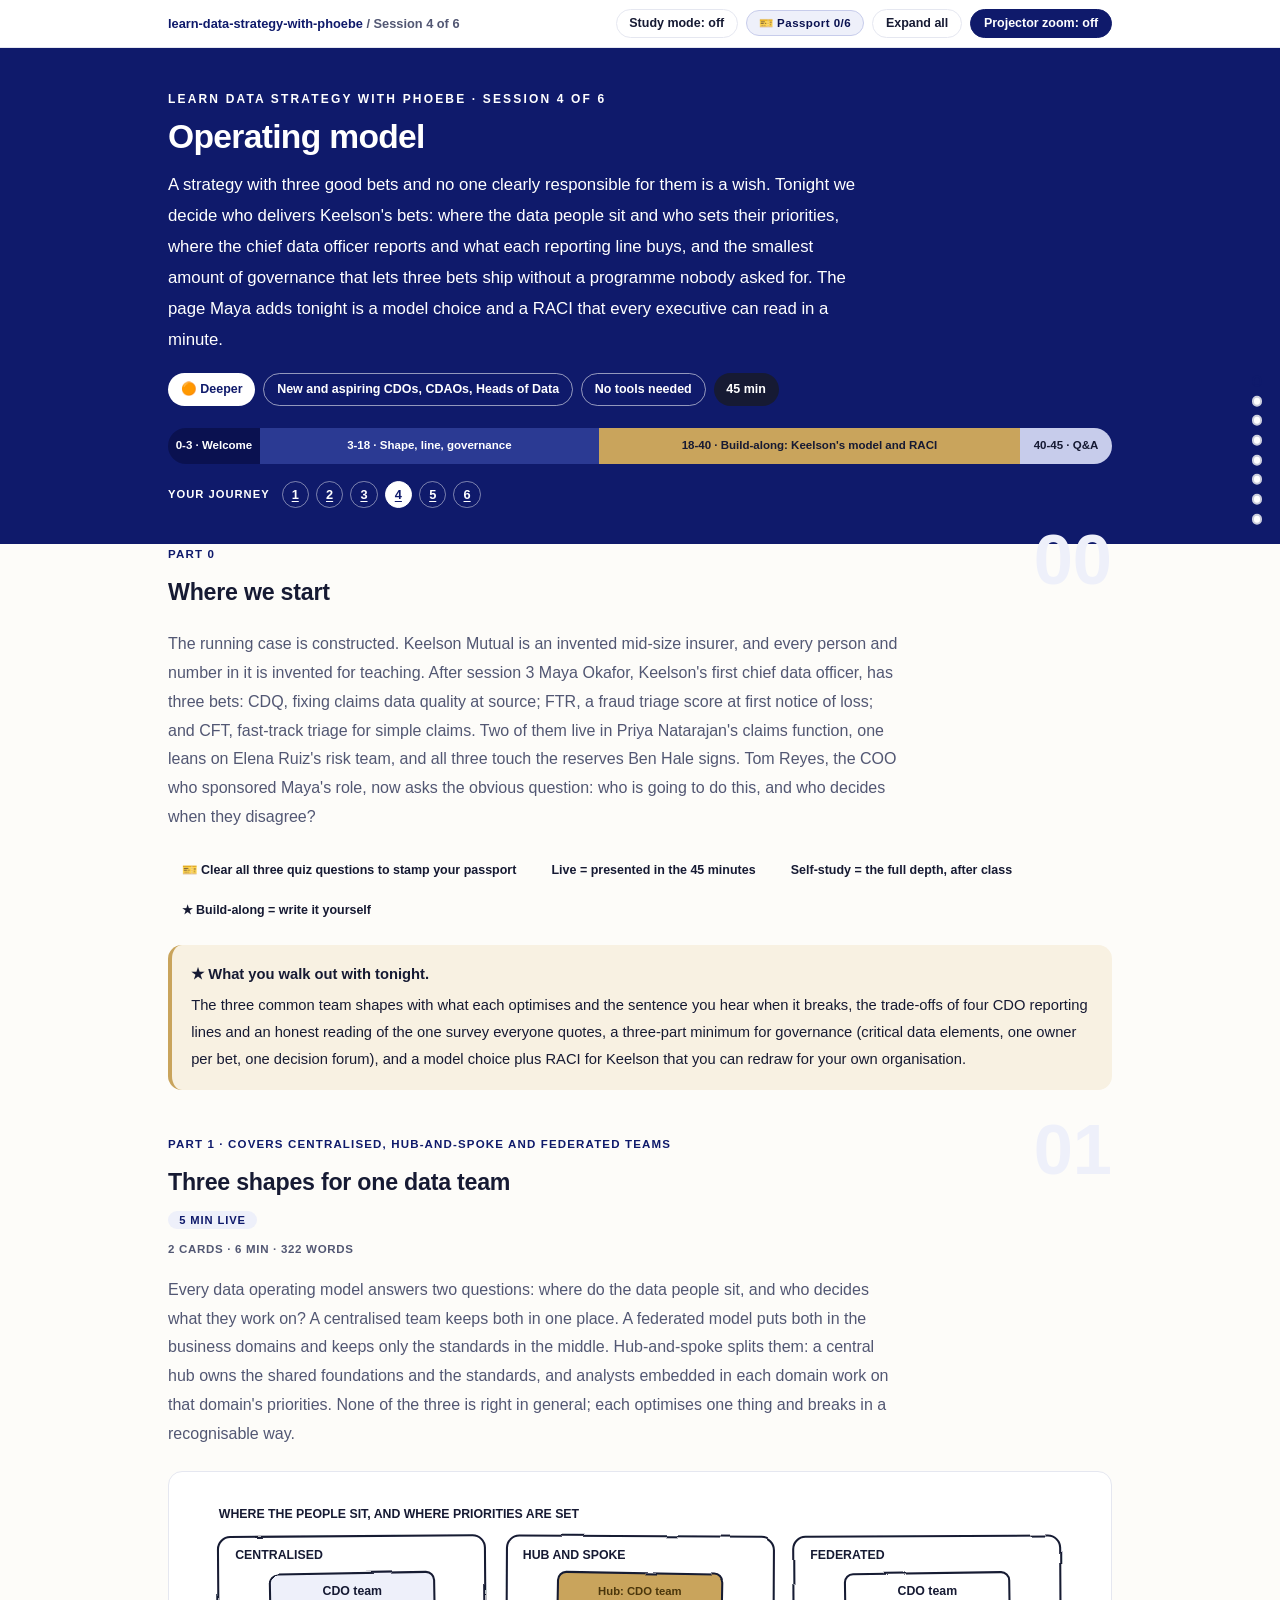
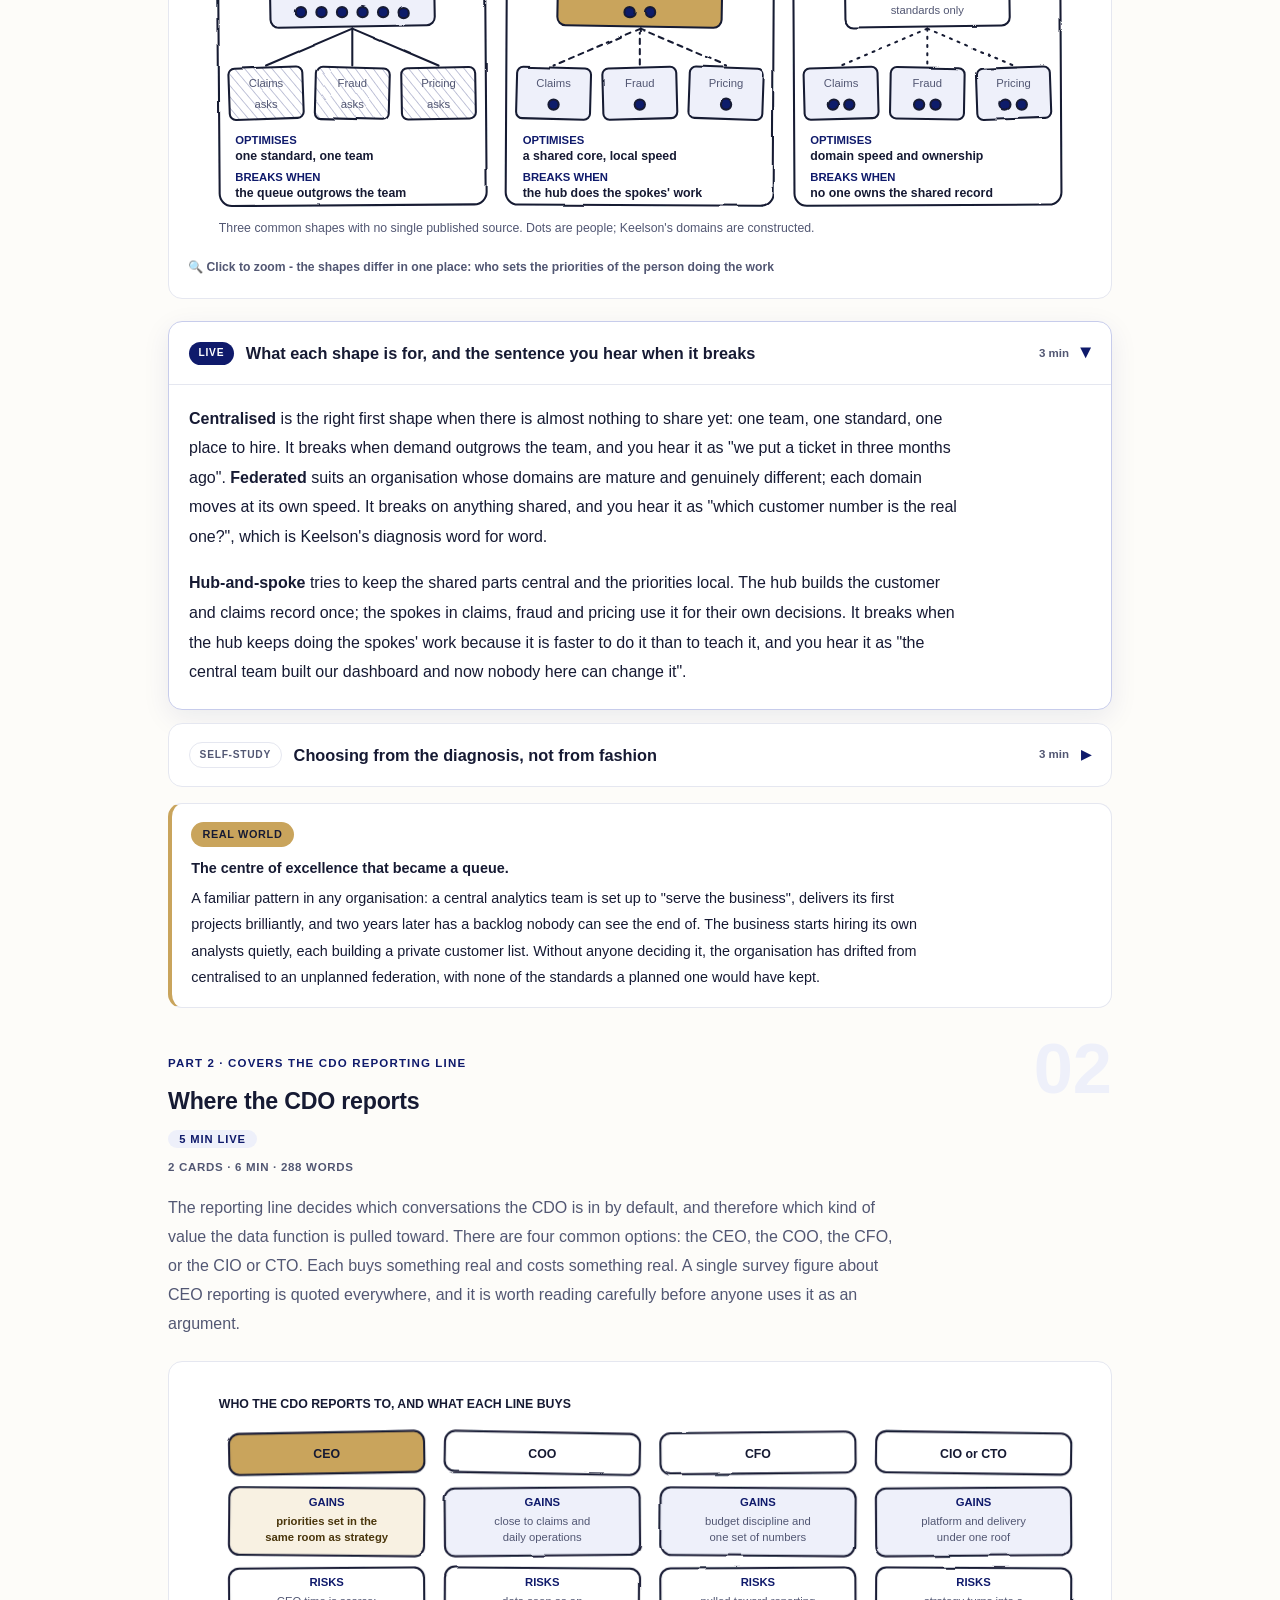
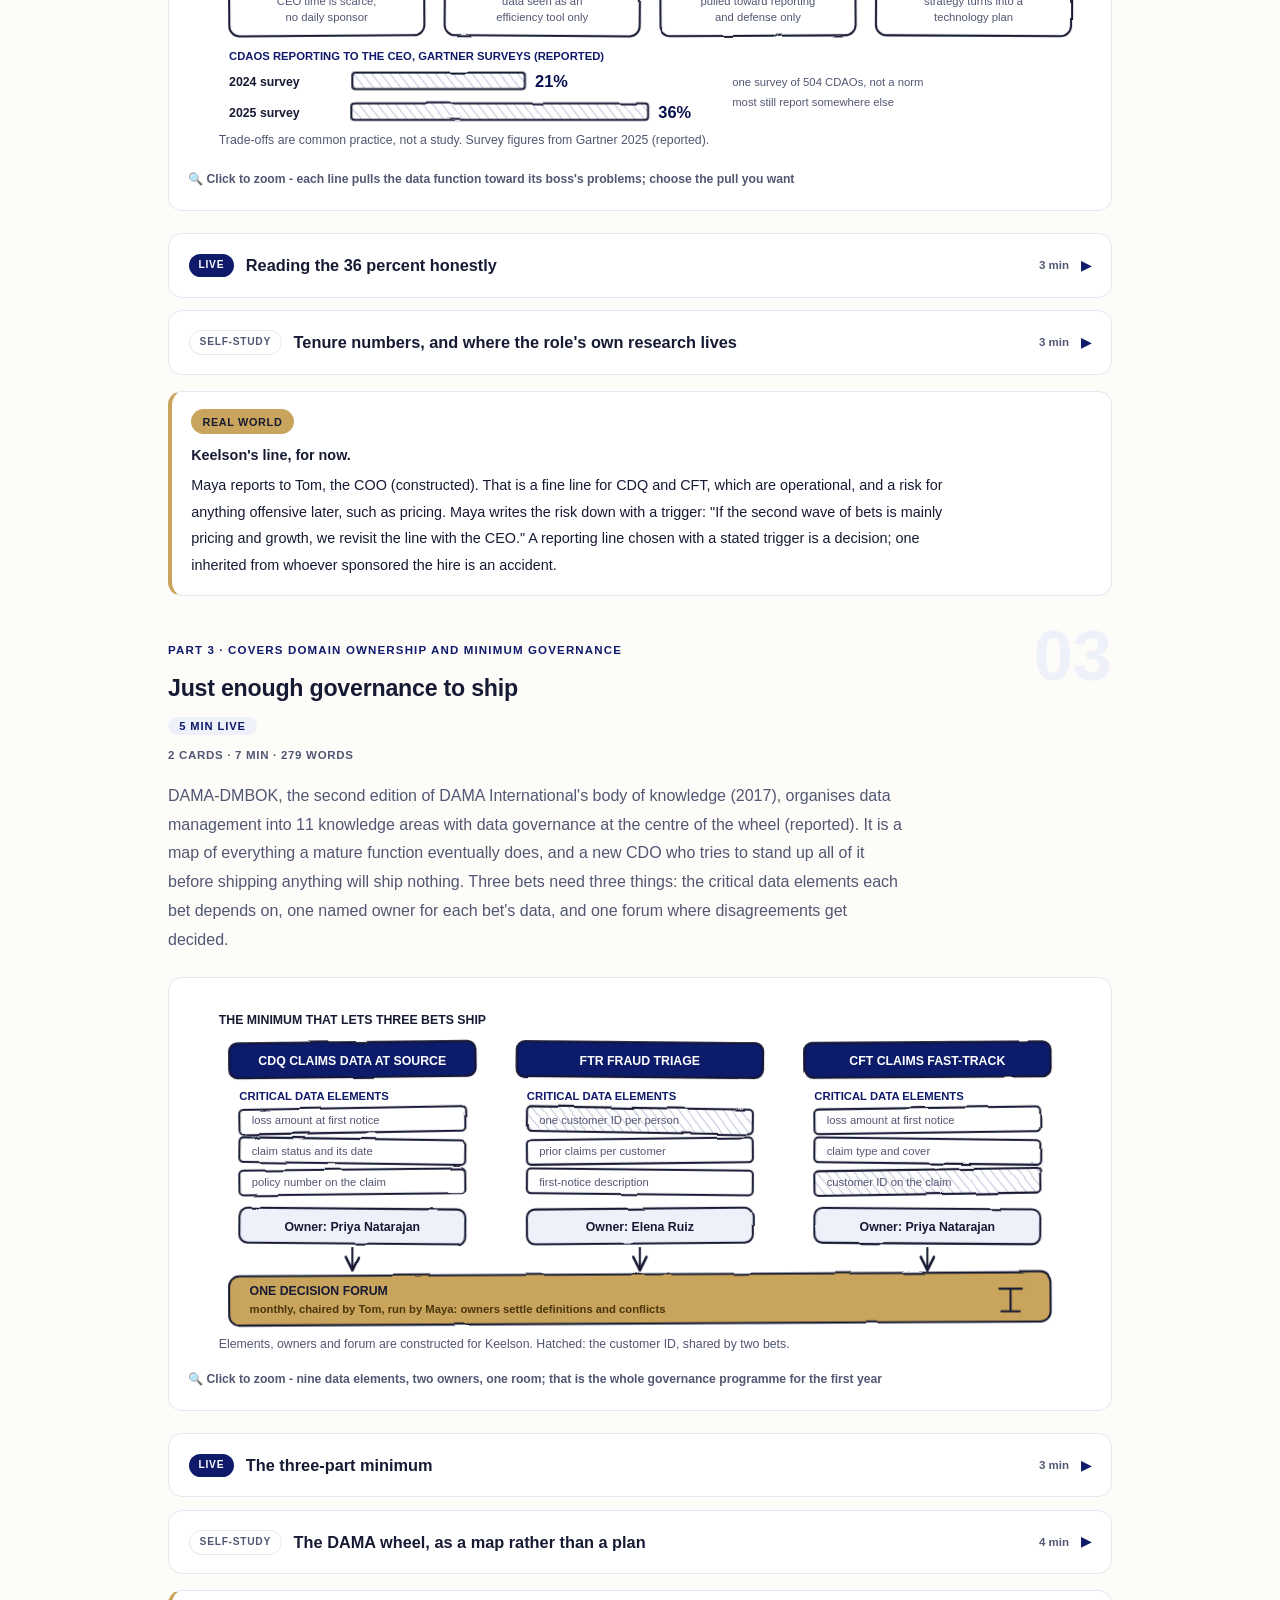
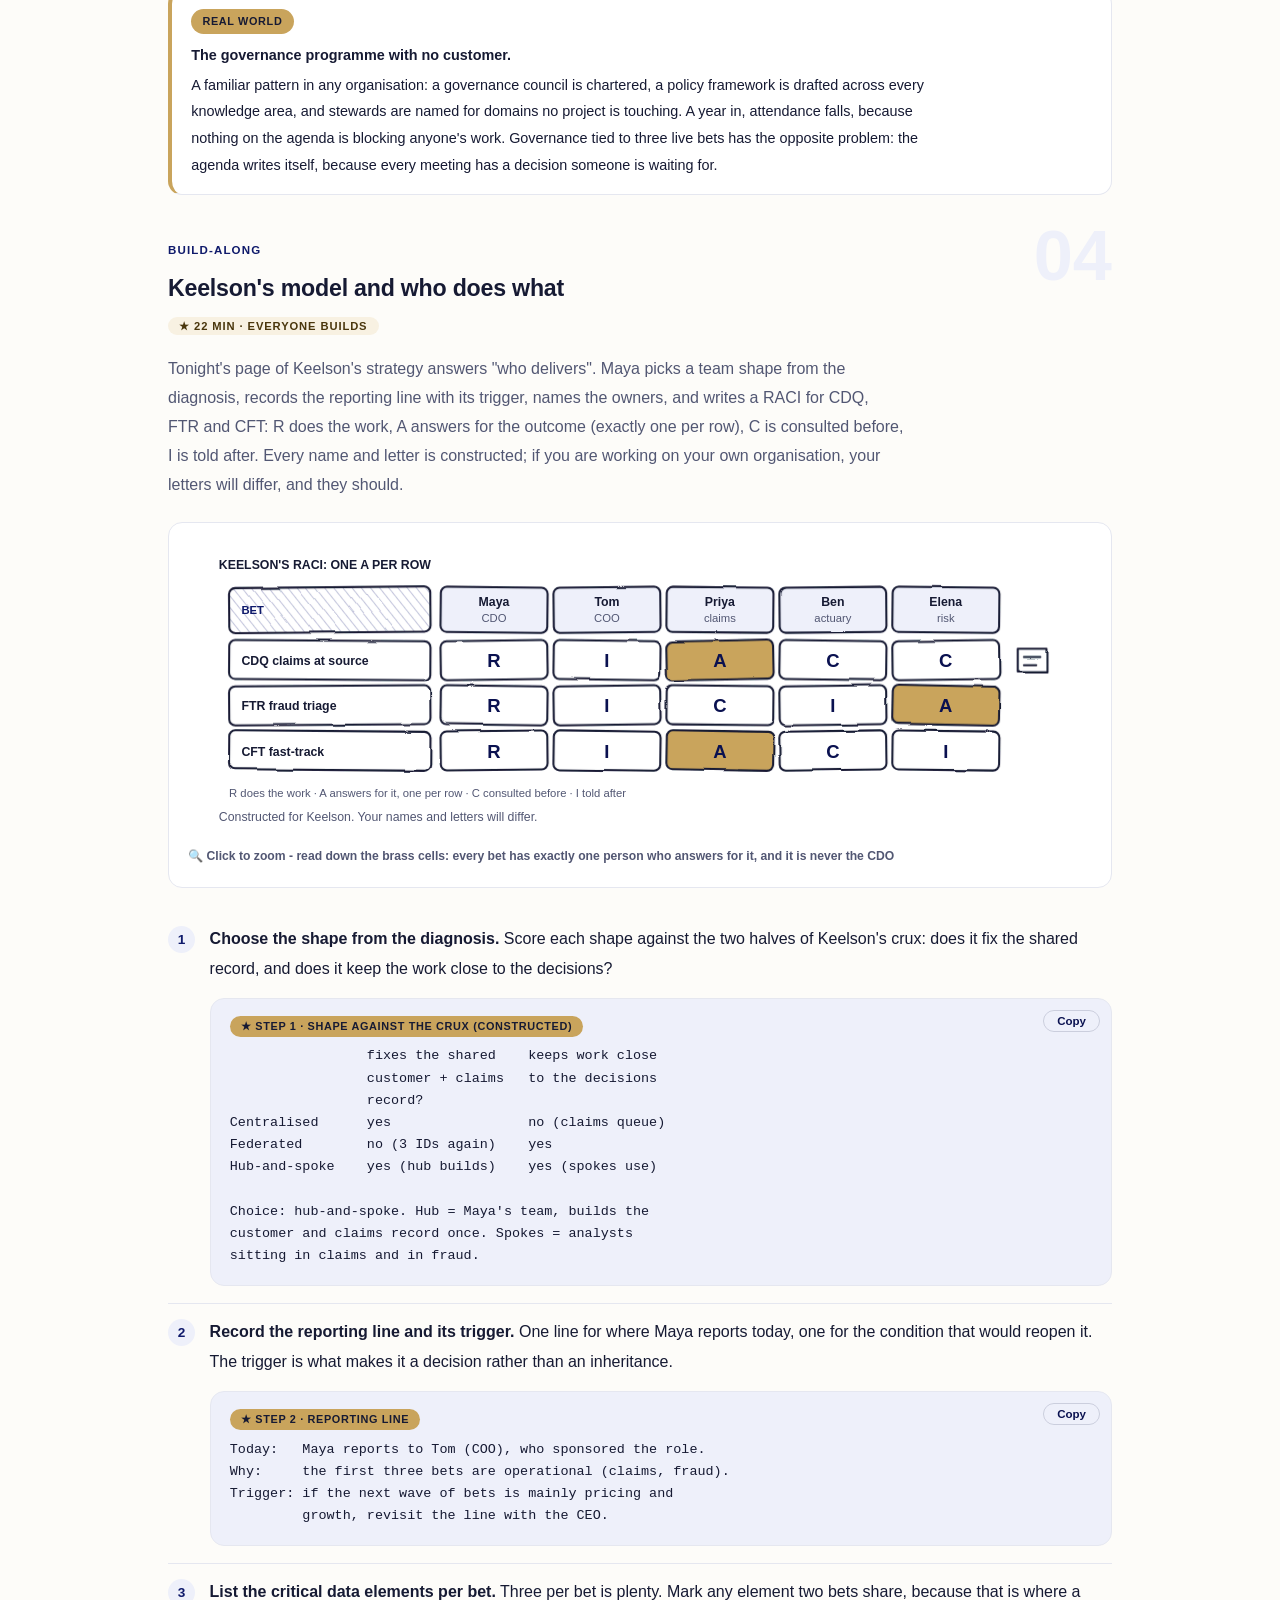
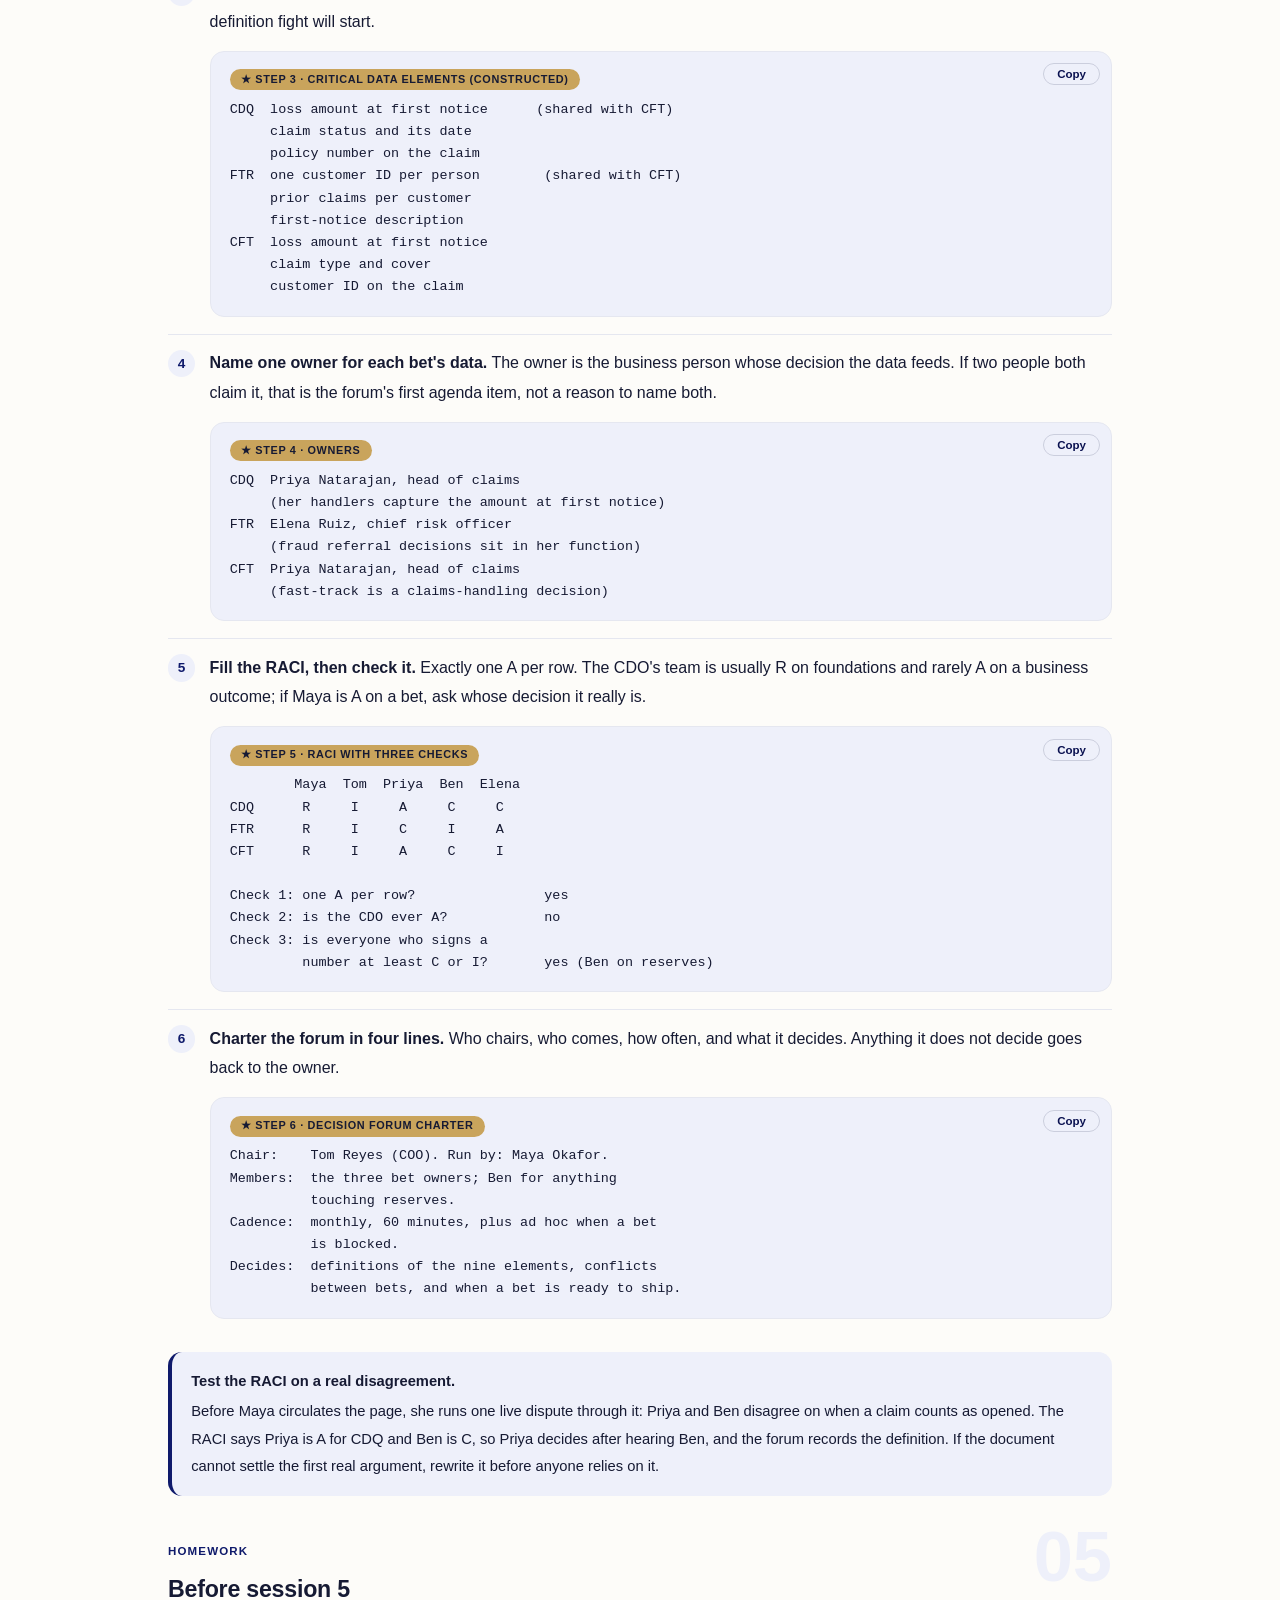
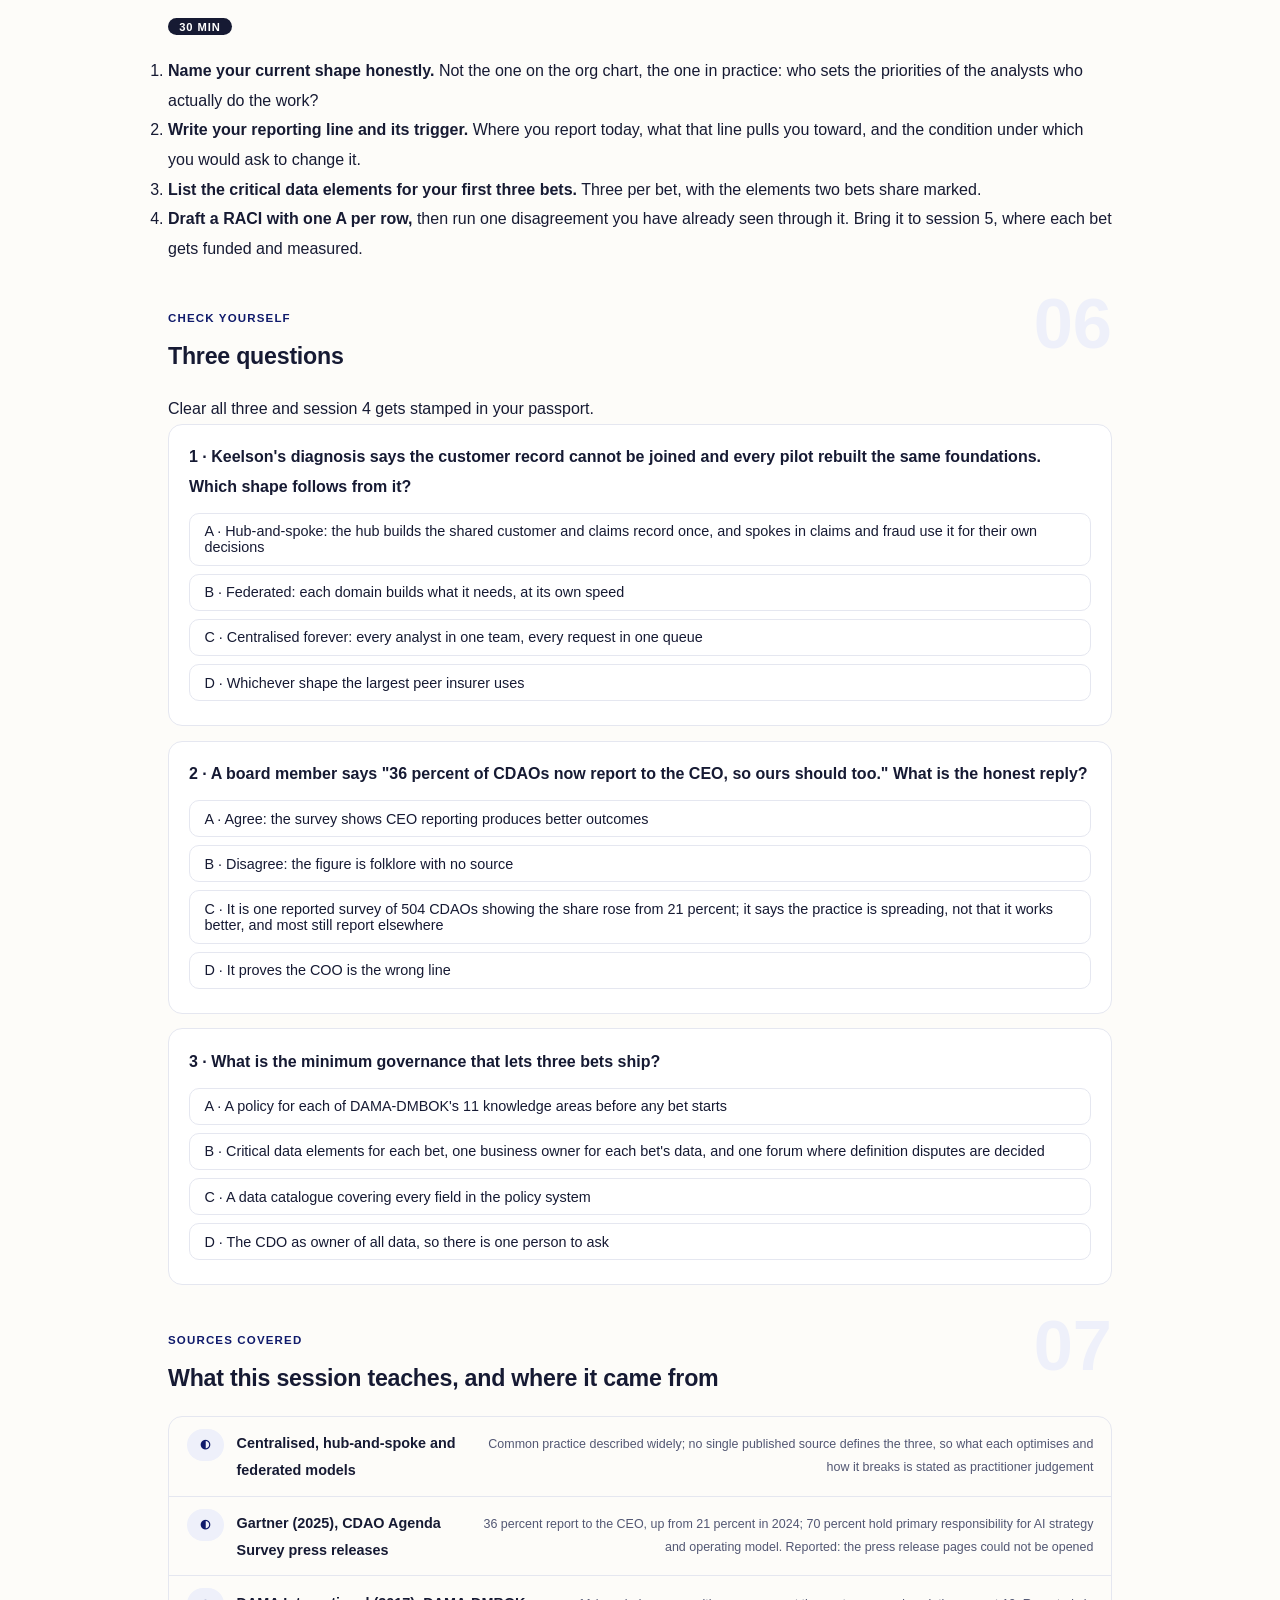
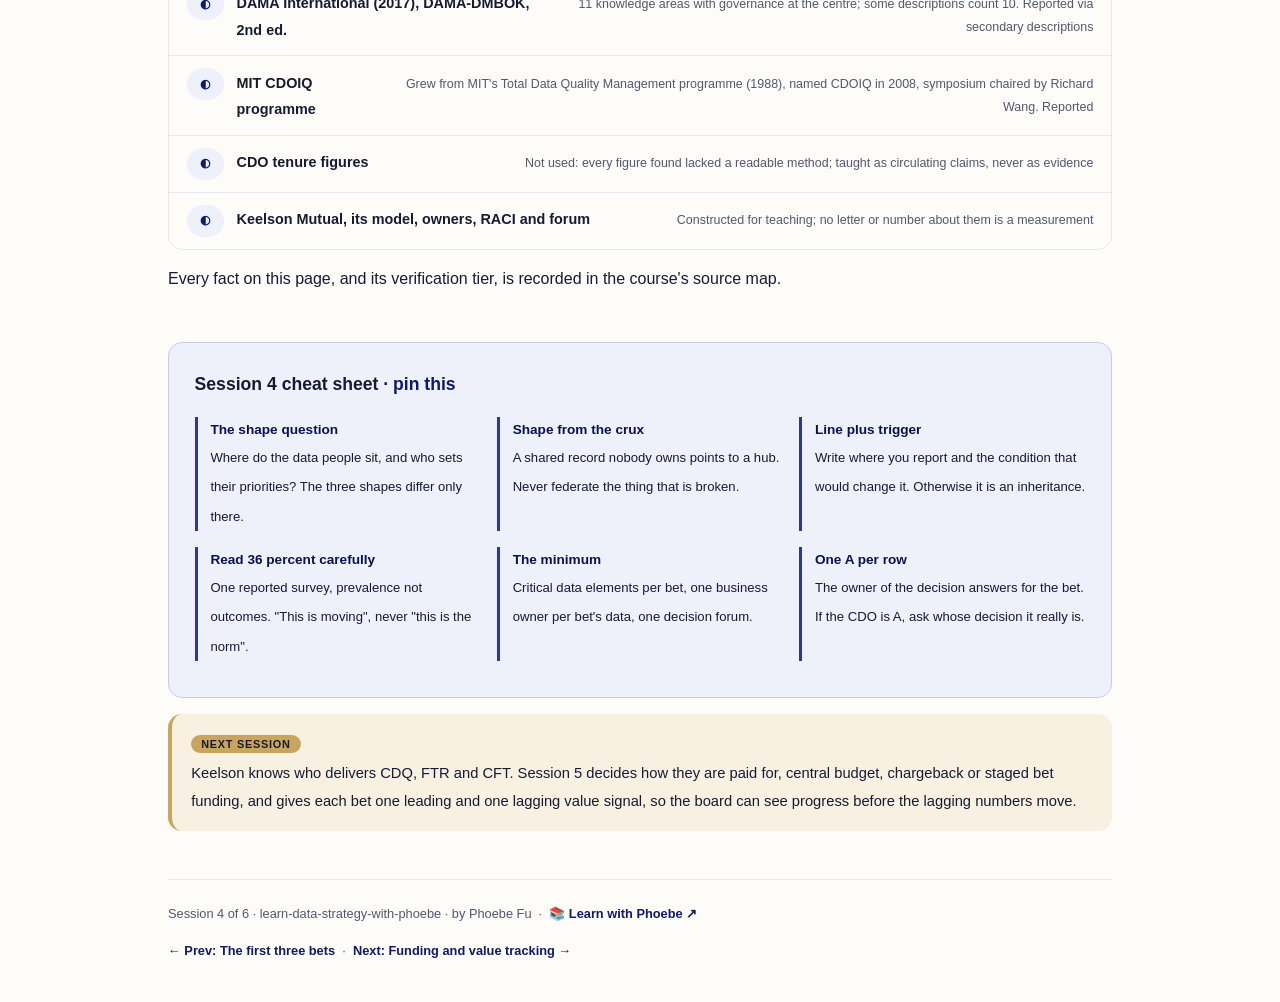
<file: courses/04-operating-model.html>
<!DOCTYPE html>
<html lang="en">
<head>
<meta charset="UTF-8">
<meta name="viewport" content="width=device-width, initial-scale=1.0">
<!-- social:start -->
<meta name="description" content="Session 4 of 6. Three bets are chosen; now someone has to deliver them. Centralised, hub-and-spoke and federated data teams, where the CDO reports and what each line buys, and the minimum governance that lets three bets ship. Keelson Mutual picks its model and writes a RACI for CDQ, FTR and CFT.">
<meta property="og:type" content="article">
<meta property="og:site_name" content="Learn with Phoebe">
<meta property="og:title" content="Operating model - learn data strategy with phoebe">
<meta property="og:description" content="Session 4 of 6. Where the data people sit, where the CDO reports, and just enough governance to ship three bets.">
<meta property="og:url" content="https://phoebefu6.github.io/learn-data-strategy-with-phoebe/courses/04-operating-model.html">
<meta property="og:image" content="https://phoebefu6.github.io/learn-data-strategy-with-phoebe/assets/og-cover.png">
<meta property="og:image:width" content="1200">
<meta property="og:image:height" content="630">
<meta name="twitter:card" content="summary_large_image">
<meta name="twitter:title" content="Operating model - learn data strategy with phoebe">
<meta name="twitter:description" content="Session 4 of 6. Team shape, reporting line, minimum governance, and a RACI for three bets.">
<meta name="twitter:image" content="https://phoebefu6.github.io/learn-data-strategy-with-phoebe/assets/og-cover.png">
<!-- social:end -->
<title>Session 4 · Operating model - learn data strategy with phoebe</title>
<link rel="stylesheet" href="../assets/style.css?v=3">
</head>
<body>

<div class="toolbar">
  <div class="wrap">
    <span class="crumb"><a href="../index.html">learn-data-strategy-with-phoebe</a> / Session 4 of 6</span>
    <button class="btn" id="toggle-all" type="button">Expand all</button>
    <button class="btn primary" id="zoom-toggle" type="button">Projector zoom: off</button>
  </div>
</div>

<header class="masthead">
  <div class="wrap">
    <div class="eyebrow">Learn Data Strategy with Phoebe · Session 4 of 6</div>
    <h1><span class="accent">Operating</span> model</h1>
    <p class="sub">A strategy with three good bets and no one clearly responsible for them is a wish. Tonight we decide who delivers Keelson's bets: where the data people sit and who sets their priorities, where the chief data officer reports and what each reporting line buys, and the smallest amount of governance that lets three bets ship without a programme nobody asked for. The page Maya adds tonight is a model choice and a RACI that every executive can read in a minute.</p>
    <div class="chip-row">
      <span class="chip level">🟠 Deeper</span>
      <span class="chip audience">New and aspiring CDOs, CDAOs, Heads of Data</span>
      <span class="chip audience">No tools needed</span>
      <span class="chip time">45 min</span>
    </div>
    <div class="agenda">
      <span class="a1" style="flex:1">0-3 · Welcome</span>
      <span class="a2" style="flex:4">3-18 · Shape, line, governance</span>
      <span class="a3" style="flex:5">18-40 · Build-along: Keelson's model and RACI</span>
      <span class="a4" style="flex:1">40-45 · Q&amp;A</span>
    </div>
  </div>
</header>

<main class="wrap">

  <section class="section" id="intro">
    <div class="section-kicker">
      <span class="klabel">Part 0</span>
      <h2>Where we start</h2>
    </div>
    <p class="lede">The running case is constructed. Keelson Mutual is an invented mid-size insurer, and every person and number in it is invented for teaching. After session 3 Maya Okafor, Keelson's first chief data officer, has three bets: CDQ, fixing claims data quality at source; FTR, a fraud triage score at first notice of loss; and CFT, fast-track triage for simple claims. Two of them live in Priya Natarajan's claims function, one leans on Elena Ruiz's risk team, and all three touch the reserves Ben Hale signs. Tom Reyes, the COO who sponsored Maya's role, now asks the obvious question: who is going to do this, and who decides when they disagree?</p>

    <div class="legend">
      <span class="pill">🎫 Clear all three quiz questions to stamp your passport</span>
      <span class="pill">Live = presented in the 45 minutes</span>
      <span class="pill">Self-study = the full depth, after class</span>
      <span class="pill">★ Build-along = write it yourself</span>
    </div>

    <div class="callout win">
      <p><strong>★ What you walk out with tonight.</strong> The three common team shapes with what each optimises and the sentence you hear when it breaks, the trade-offs of four CDO reporting lines and an honest reading of the one survey everyone quotes, a three-part minimum for governance (critical data elements, one owner per bet, one decision forum), and a model choice plus RACI for Keelson that you can redraw for your own organisation.</p>
    </div>
  </section>

  <section class="section" id="part-1">
    <div class="section-kicker">
      <span class="klabel">Part 1 · covers centralised, hub-and-spoke and federated teams</span>
      <h2>Three shapes for one data team</h2>
      <span class="tag concept">5 min live</span>
    </div>
    <p class="lede">Every data operating model answers two questions: where do the data people sit, and who decides what they work on? A centralised team keeps both in one place. A federated model puts both in the business domains and keeps only the standards in the middle. Hub-and-spoke splits them: a central hub owns the shared foundations and the standards, and analysts embedded in each domain work on that domain's priorities. None of the three is right in general; each optimises one thing and breaks in a recognisable way.</p>

    <figure class="zoomable">
      <svg viewBox="0 0 880 346" xmlns="http://www.w3.org/2000/svg" role="img" aria-label="Three panels, each with a CDO team box above three domain boxes for claims, fraud and pricing; dots are people. Centralised: six people in the CDO team, none in the domains, which only ask; optimises one standard, breaks when the queue outgrows the team. Hub and spoke, highlighted in brass: two people in the hub, one in each domain; optimises a shared core with local speed, breaks when the hub does the spokes' work. Federated: the CDO sets standards only, two people in each domain; optimises domain speed and ownership, breaks when no one owns the shared record.">
        <defs>
          <filter id="f4aSk" x="-3%" y="-3%" width="106%" height="106%"><feTurbulence type="fractalNoise" baseFrequency="0.02" numOctaves="2" seed="43" result="n"/><feDisplacementMap in="SourceGraphic" in2="n" scale="2.4" xChannelSelector="R" yChannelSelector="G"/></filter>
          <pattern id="f4aHc" patternUnits="userSpaceOnUse" width="7" height="7" patternTransform="rotate(-38)"><line x1="0" y1="0" x2="0" y2="7" stroke="#0F1A6B" stroke-width="1" opacity=".5"/></pattern>
          <marker id="f4aAr" viewBox="0 0 10 10" refX="9" refY="5" markerWidth="8" markerHeight="8" orient="auto"><path d="M1 1 L9 5 L1 9" fill="none" stroke="#161A33" stroke-width="1.6" stroke-linecap="round"/></marker>
        </defs>
        <style>
          .f4aH { font: 800 12px Inter, sans-serif; fill: #161A33; }
          .f4aL { font: 600 12px Inter, sans-serif; fill: #161A33; }
          .f4aS { font: 400 11px Inter, sans-serif; fill: #525773; }
          .f4aB { font: 800 11px Inter, sans-serif; fill: #4A360C; }
          .f4aA { font: 700 11px Inter, sans-serif; fill: #0F1A6B; }
          .f4aN { font: 400 12px Inter, sans-serif; fill: #525773; }
        </style>

        <text class="f4aH" x="30" y="26">WHERE THE PEOPLE SIT, AND WHERE PRIORITIES ARE SET</text>

        <g filter="url(#f4aSk)" fill="none" stroke="#161A33" stroke-width="2" stroke-linecap="round" stroke-linejoin="round">
          <rect x="30" y="44" width="260" height="262" rx="12" transform="rotate(-0.4 160 175)" fill="#FFFFFF"/>
          <rect x="310" y="44" width="260" height="262" rx="12" transform="rotate(0.3 440 175)" fill="#FFFFFF"/>
          <rect x="590" y="44" width="260" height="262" rx="12" transform="rotate(-0.3 720 175)" fill="#FFFFFF"/>

          <rect x="80" y="80" width="160" height="52" rx="8" transform="rotate(-1 160 106)" fill="#EEF0FA"/>
          <rect x="360" y="80" width="160" height="52" rx="8" transform="rotate(1 440 106)" fill="#C9A45C"/>
          <rect x="640" y="80" width="160" height="52" rx="8" transform="rotate(-0.8 720 106)" fill="#FFFFFF"/>

          <path d="M160 134 L76 170"/>
          <path d="M160 134 L160 170"/>
          <path d="M160 134 L244 170"/>
          <path d="M440 134 L356 170" stroke-dasharray="5 5"/>
          <path d="M440 134 L440 170" stroke-dasharray="5 5"/>
          <path d="M440 134 L524 170" stroke-dasharray="5 5"/>
          <path d="M720 134 L636 170" stroke-dasharray="2 6"/>
          <path d="M720 134 L720 170" stroke-dasharray="2 6"/>
          <path d="M720 134 L804 170" stroke-dasharray="2 6"/>

          <rect x="40" y="172" width="72" height="50" rx="6" transform="rotate(-2 76 197)" fill="url(#f4aHc)"/>
          <rect x="124" y="172" width="72" height="50" rx="6" transform="rotate(1.5 160 197)" fill="url(#f4aHc)"/>
          <rect x="208" y="172" width="72" height="50" rx="6" transform="rotate(-1 244 197)" fill="url(#f4aHc)"/>
          <rect x="320" y="172" width="72" height="50" rx="6" transform="rotate(1.5 356 197)" fill="#EEF0FA"/>
          <rect x="404" y="172" width="72" height="50" rx="6" transform="rotate(-1.5 440 197)" fill="#EEF0FA"/>
          <rect x="488" y="172" width="72" height="50" rx="6" transform="rotate(2 524 197)" fill="#EEF0FA"/>
          <rect x="600" y="172" width="72" height="50" rx="6" transform="rotate(-1.5 636 197)" fill="#EEF0FA"/>
          <rect x="684" y="172" width="72" height="50" rx="6" transform="rotate(1 720 197)" fill="#EEF0FA"/>
          <rect x="768" y="172" width="72" height="50" rx="6" transform="rotate(-2 804 197)" fill="#EEF0FA"/>

          <circle cx="110" cy="118" r="5" fill="#0F1A6B"/>
          <circle cx="130" cy="118" r="5" fill="#0F1A6B"/>
          <circle cx="150" cy="118" r="5" fill="#0F1A6B"/>
          <circle cx="170" cy="118" r="5" fill="#0F1A6B"/>
          <circle cx="190" cy="118" r="5" fill="#0F1A6B"/>
          <circle cx="210" cy="118" r="5" fill="#0F1A6B"/>
          <circle cx="430" cy="118" r="5" fill="#0F1A6B"/>
          <circle cx="450" cy="118" r="5" fill="#0F1A6B"/>
          <circle cx="356" cy="208" r="5" fill="#0F1A6B"/>
          <circle cx="440" cy="208" r="5" fill="#0F1A6B"/>
          <circle cx="524" cy="208" r="5" fill="#0F1A6B"/>
          <circle cx="628" cy="208" r="5" fill="#0F1A6B"/>
          <circle cx="644" cy="208" r="5" fill="#0F1A6B"/>
          <circle cx="712" cy="208" r="5" fill="#0F1A6B"/>
          <circle cx="728" cy="208" r="5" fill="#0F1A6B"/>
          <circle cx="796" cy="208" r="5" fill="#0F1A6B"/>
          <circle cx="812" cy="208" r="5" fill="#0F1A6B"/>
        </g>

        <text class="f4aH" x="46" y="66">CENTRALISED</text>
        <text class="f4aH" x="326" y="66">HUB AND SPOKE</text>
        <text class="f4aH" x="606" y="66">FEDERATED</text>

        <text class="f4aL" x="160" y="101" text-anchor="middle">CDO team</text>
        <text class="f4aB" x="440" y="101" text-anchor="middle">Hub: CDO team</text>
        <text class="f4aL" x="720" y="101" text-anchor="middle">CDO team</text>
        <text class="f4aS" x="720" y="120" text-anchor="middle">standards only</text>

        <text class="f4aS" x="76" y="191" text-anchor="middle">Claims</text>
        <text class="f4aS" x="160" y="191" text-anchor="middle">Fraud</text>
        <text class="f4aS" x="244" y="191" text-anchor="middle">Pricing</text>
        <text class="f4aS" x="76" y="211" text-anchor="middle">asks</text>
        <text class="f4aS" x="160" y="211" text-anchor="middle">asks</text>
        <text class="f4aS" x="244" y="211" text-anchor="middle">asks</text>
        <text class="f4aS" x="356" y="191" text-anchor="middle">Claims</text>
        <text class="f4aS" x="440" y="191" text-anchor="middle">Fraud</text>
        <text class="f4aS" x="524" y="191" text-anchor="middle">Pricing</text>
        <text class="f4aS" x="636" y="191" text-anchor="middle">Claims</text>
        <text class="f4aS" x="720" y="191" text-anchor="middle">Fraud</text>
        <text class="f4aS" x="804" y="191" text-anchor="middle">Pricing</text>

        <text class="f4aA" x="46" y="246">OPTIMISES</text>
        <text class="f4aL" x="46" y="262">one standard, one team</text>
        <text class="f4aA" x="46" y="282">BREAKS WHEN</text>
        <text class="f4aL" x="46" y="298">the queue outgrows the team</text>
        <text class="f4aA" x="326" y="246">OPTIMISES</text>
        <text class="f4aL" x="326" y="262">a shared core, local speed</text>
        <text class="f4aA" x="326" y="282">BREAKS WHEN</text>
        <text class="f4aL" x="326" y="298">the hub does the spokes' work</text>
        <text class="f4aA" x="606" y="246">OPTIMISES</text>
        <text class="f4aL" x="606" y="262">domain speed and ownership</text>
        <text class="f4aA" x="606" y="282">BREAKS WHEN</text>
        <text class="f4aL" x="606" y="298">no one owns the shared record</text>

        <text class="f4aN" x="30" y="332">Three common shapes with no single published source. Dots are people; Keelson's domains are constructed.</text>
      </svg>
      <figcaption>🔍 Click to zoom - the shapes differ in one place: who sets the priorities of the person doing the work</figcaption>
    </figure>

    <details class="card" open>
      <summary><span class="mode live">Live</span>What each shape is for, and the sentence you hear when it breaks<span class="mini">3 min</span><span class="caret">▶</span></summary>
      <div class="body">
        <p><strong>Centralised</strong> is the right first shape when there is almost nothing to share yet: one team, one standard, one place to hire. It breaks when demand outgrows the team, and you hear it as "we put a ticket in three months ago". <strong>Federated</strong> suits an organisation whose domains are mature and genuinely different; each domain moves at its own speed. It breaks on anything shared, and you hear it as "which customer number is the real one?", which is Keelson's diagnosis word for word.</p>
        <p><strong>Hub-and-spoke</strong> tries to keep the shared parts central and the priorities local. The hub builds the customer and claims record once; the spokes in claims, fraud and pricing use it for their own decisions. It breaks when the hub keeps doing the spokes' work because it is faster to do it than to teach it, and you hear it as "the central team built our dashboard and now nobody here can change it".</p>
      </div>
    </details>

    <details class="card">
      <summary><span class="mode self">Self-study</span>Choosing from the diagnosis, not from fashion<span class="mini">3 min</span><span class="caret">▶</span></summary>
      <div class="body">
        <p>Read your session 1 diagnosis and ask what it says is broken. If the crux is a shared record that nobody owns, a federated model makes it worse, because it hands the shared record to everyone and therefore to no one. If the crux is that the central team cannot hear the business, centralising further makes it worse. Keelson's diagnosis names both: the customer and claims data cannot be joined, and five pilots each rebuilt the same foundations. That points to a hub for the foundations and spokes close to the decisions.</p>
        <p>The shape is also a stage, not a destination. Many organisations start central because there is no one in the domains to federate to, then move people out as the shared foundations become reliable. Write down the condition under which you would change shape, so the next change is a decision rather than a reorganisation by mood. Redesigning the wider organisation for AI is a different job, covered in <a href="https://phoebefu6.github.io/learn-leadership-ai-with-phoebe/">Leadership and AI ↗</a>.</p>
      </div>
    </details>

    <div class="callout example">
      <span class="ex-pill">Real world</span>
      <p><strong>The centre of excellence that became a queue.</strong> A familiar pattern in any organisation: a central analytics team is set up to "serve the business", delivers its first projects brilliantly, and two years later has a backlog nobody can see the end of. The business starts hiring its own analysts quietly, each building a private customer list. Without anyone deciding it, the organisation has drifted from centralised to an unplanned federation, with none of the standards a planned one would have kept.</p>
    </div>
  </section>

  <section class="section" id="part-2">
    <div class="section-kicker">
      <span class="klabel">Part 2 · covers the CDO reporting line</span>
      <h2>Where the CDO reports</h2>
      <span class="tag concept">5 min live</span>
    </div>
    <p class="lede">The reporting line decides which conversations the CDO is in by default, and therefore which kind of value the data function is pulled toward. There are four common options: the CEO, the COO, the CFO, or the CIO or CTO. Each buys something real and costs something real. A single survey figure about CEO reporting is quoted everywhere, and it is worth reading carefully before anyone uses it as an argument.</p>

    <figure class="zoomable">
      <svg viewBox="0 0 880 368" xmlns="http://www.w3.org/2000/svg" role="img" aria-label="Four reporting lines for a CDO with what each gains and risks. CEO, highlighted in brass: gains priorities set in the same room as strategy; risks scarce CEO time and no daily sponsor. COO: gains closeness to claims and daily operations; risks data seen only as an efficiency tool. CFO: gains budget discipline and one set of numbers; risks a pull toward reporting and defense only. CIO or CTO: gains platform and delivery under one roof; risks strategy turning into a technology plan. Below, two bars: CDAOs reporting to the CEO were 21 percent in Gartner's 2024 survey and 36 percent in the 2025 survey, as reported.">
        <defs>
          <filter id="f4bSk" x="-3%" y="-3%" width="106%" height="106%"><feTurbulence type="fractalNoise" baseFrequency="0.02" numOctaves="2" seed="47" result="n"/><feDisplacementMap in="SourceGraphic" in2="n" scale="2.4" xChannelSelector="R" yChannelSelector="G"/></filter>
          <pattern id="f4bHc" patternUnits="userSpaceOnUse" width="7" height="7" patternTransform="rotate(-38)"><line x1="0" y1="0" x2="0" y2="7" stroke="#0F1A6B" stroke-width="1" opacity=".5"/></pattern>
          <marker id="f4bAr" viewBox="0 0 10 10" refX="9" refY="5" markerWidth="8" markerHeight="8" orient="auto"><path d="M1 1 L9 5 L1 9" fill="none" stroke="#161A33" stroke-width="1.6" stroke-linecap="round"/></marker>
        </defs>
        <style>
          .f4bH { font: 800 12px Inter, sans-serif; fill: #161A33; }
          .f4bL { font: 600 12px Inter, sans-serif; fill: #161A33; }
          .f4bS { font: 400 11px Inter, sans-serif; fill: #525773; }
          .f4bB { font: 800 11px Inter, sans-serif; fill: #4A360C; }
          .f4bV { font: 800 16px Inter, sans-serif; fill: #0A1150; }
          .f4bA { font: 700 11px Inter, sans-serif; fill: #0F1A6B; }
          .f4bN { font: 400 12px Inter, sans-serif; fill: #525773; }
        </style>

        <text class="f4bH" x="30" y="26">WHO THE CDO REPORTS TO, AND WHAT EACH LINE BUYS</text>

        <g filter="url(#f4bSk)" fill="none" stroke="#161A33" stroke-width="2" stroke-linecap="round" stroke-linejoin="round">
          <rect x="40" y="50" width="190" height="40" rx="10" transform="rotate(-1 135 70)" fill="#C9A45C"/>
          <rect x="250" y="50" width="190" height="40" rx="10" transform="rotate(1 345 70)" fill="#FFFFFF"/>
          <rect x="460" y="50" width="190" height="40" rx="10" transform="rotate(-0.6 555 70)" fill="#FFFFFF"/>
          <rect x="670" y="50" width="190" height="40" rx="10" transform="rotate(0.8 765 70)" fill="#FFFFFF"/>
          <rect x="40" y="104" width="190" height="66" rx="10" transform="rotate(0.5 135 137)" fill="#F8F1E2"/>
          <rect x="250" y="104" width="190" height="66" rx="10" transform="rotate(-0.5 345 137)" fill="#EEF0FA"/>
          <rect x="460" y="104" width="190" height="66" rx="10" transform="rotate(0.4 555 137)" fill="#EEF0FA"/>
          <rect x="670" y="104" width="190" height="66" rx="10" transform="rotate(-0.4 765 137)" fill="#EEF0FA"/>
          <rect x="40" y="182" width="190" height="66" rx="10" transform="rotate(-0.4 135 215)" fill="#FFFFFF"/>
          <rect x="250" y="182" width="190" height="66" rx="10" transform="rotate(0.4 345 215)" fill="#FFFFFF"/>
          <rect x="460" y="182" width="190" height="66" rx="10" transform="rotate(-0.3 555 215)" fill="#FFFFFF"/>
          <rect x="670" y="182" width="190" height="66" rx="10" transform="rotate(0.3 765 215)" fill="#FFFFFF"/>
          <rect x="160" y="284" width="168" height="16" rx="3" fill="url(#f4bHc)"/>
          <rect x="160" y="314" width="288" height="16" rx="3" fill="url(#f4bHc)"/>
        </g>

        <text class="f4bL" x="135" y="75" text-anchor="middle">CEO</text>
        <text class="f4bL" x="345" y="75" text-anchor="middle">COO</text>
        <text class="f4bL" x="555" y="75" text-anchor="middle">CFO</text>
        <text class="f4bL" x="765" y="75" text-anchor="middle">CIO or CTO</text>

        <text class="f4bA" x="135" y="122" text-anchor="middle">GAINS</text>
        <text class="f4bB" x="135" y="140" text-anchor="middle">priorities set in the</text>
        <text class="f4bB" x="135" y="156" text-anchor="middle">same room as strategy</text>
        <text class="f4bA" x="345" y="122" text-anchor="middle">GAINS</text>
        <text class="f4bS" x="345" y="140" text-anchor="middle">close to claims and</text>
        <text class="f4bS" x="345" y="156" text-anchor="middle">daily operations</text>
        <text class="f4bA" x="555" y="122" text-anchor="middle">GAINS</text>
        <text class="f4bS" x="555" y="140" text-anchor="middle">budget discipline and</text>
        <text class="f4bS" x="555" y="156" text-anchor="middle">one set of numbers</text>
        <text class="f4bA" x="765" y="122" text-anchor="middle">GAINS</text>
        <text class="f4bS" x="765" y="140" text-anchor="middle">platform and delivery</text>
        <text class="f4bS" x="765" y="156" text-anchor="middle">under one roof</text>

        <text class="f4bA" x="135" y="200" text-anchor="middle">RISKS</text>
        <text class="f4bS" x="135" y="218" text-anchor="middle">CEO time is scarce;</text>
        <text class="f4bS" x="135" y="234" text-anchor="middle">no daily sponsor</text>
        <text class="f4bA" x="345" y="200" text-anchor="middle">RISKS</text>
        <text class="f4bS" x="345" y="218" text-anchor="middle">data seen as an</text>
        <text class="f4bS" x="345" y="234" text-anchor="middle">efficiency tool only</text>
        <text class="f4bA" x="555" y="200" text-anchor="middle">RISKS</text>
        <text class="f4bS" x="555" y="218" text-anchor="middle">pulled toward reporting</text>
        <text class="f4bS" x="555" y="234" text-anchor="middle">and defense only</text>
        <text class="f4bA" x="765" y="200" text-anchor="middle">RISKS</text>
        <text class="f4bS" x="765" y="218" text-anchor="middle">strategy turns into a</text>
        <text class="f4bS" x="765" y="234" text-anchor="middle">technology plan</text>

        <text class="f4bA" x="40" y="272">CDAOS REPORTING TO THE CEO, GARTNER SURVEYS (REPORTED)</text>
        <text class="f4bL" x="40" y="297">2024 survey</text>
        <text class="f4bV" x="338" y="298">21%</text>
        <text class="f4bL" x="40" y="327">2025 survey</text>
        <text class="f4bV" x="458" y="328">36%</text>
        <text class="f4bS" x="530" y="297">one survey of 504 CDAOs, not a norm</text>
        <text class="f4bS" x="530" y="317">most still report somewhere else</text>

        <text class="f4bN" x="30" y="354">Trade-offs are common practice, not a study. Survey figures from Gartner 2025 (reported).</text>
      </svg>
      <figcaption>🔍 Click to zoom - each line pulls the data function toward its boss's problems; choose the pull you want</figcaption>
    </figure>

    <details class="card">
      <summary><span class="mode live">Live</span>Reading the 36 percent honestly<span class="mini">3 min</span><span class="caret">▶</span></summary>
      <div class="body">
        <p>Gartner's 2025 CDAO Agenda Survey (504 respondents, fielded September to November 2024, reported) found 36 percent of chief data and analytics officers report to the CEO, up from 21 percent in the 2024 survey. The same release reported that 70 percent hold primary responsibility for AI strategy and operating model. The press releases could not be opened at source, so these are reported figures, consistent across trade coverage.</p>
        <p>What the number can carry: reporting to the CEO is becoming more common among the people who answer Gartner surveys. What it cannot carry: that CEO reporting works better, or that you should ask for it. A survey of who reports where says nothing about outcomes, and most respondents still report elsewhere. If you use the figure in a conversation with your sponsor, use it as "this is moving", never as "this is the norm".</p>
      </div>
    </details>

    <details class="card">
      <summary><span class="mode self">Self-study</span>Tenure numbers, and where the role's own research lives<span class="mini">3 min</span><span class="caret">▶</span></summary>
      <div class="body">
        <p>Talks about the CDO role often open with an average tenure, usually short and alarming. Several such numbers circulate. None that could be traced for this page had a readable method; each was a vendor or survey claim with no description of who was asked or how tenure was counted. Treat them the way session 1 treats "80 percent of data projects fail": a story people tell, not evidence, and never a line in a board paper.</p>
        <p>The role does have a long-running research community. The MIT Chief Data Officer and Information Quality programme grew out of MIT's Total Data Quality Management programme (1988), took the CDOIQ name in 2008, and runs an annual symposium chaired by Richard Wang (reported). It is a useful place to hear how peers set up their teams; read what is presented there as practitioner experience, not as measured findings.</p>
      </div>
    </details>

    <div class="callout example">
      <span class="ex-pill">Real world</span>
      <p><strong>Keelson's line, for now.</strong> Maya reports to Tom, the COO (constructed). That is a fine line for CDQ and CFT, which are operational, and a risk for anything offensive later, such as pricing. Maya writes the risk down with a trigger: "If the second wave of bets is mainly pricing and growth, we revisit the line with the CEO." A reporting line chosen with a stated trigger is a decision; one inherited from whoever sponsored the hire is an accident.</p>
    </div>
  </section>

  <section class="section" id="part-3">
    <div class="section-kicker">
      <span class="klabel">Part 3 · covers domain ownership and minimum governance</span>
      <h2>Just enough governance to ship</h2>
      <span class="tag concept">5 min live</span>
    </div>
    <p class="lede">DAMA-DMBOK, the second edition of DAMA International's body of knowledge (2017), organises data management into 11 knowledge areas with data governance at the centre of the wheel (reported). It is a map of everything a mature function eventually does, and a new CDO who tries to stand up all of it before shipping anything will ship nothing. Three bets need three things: the critical data elements each bet depends on, one named owner for each bet's data, and one forum where disagreements get decided.</p>

    <figure class="zoomable">
      <svg viewBox="0 0 880 352" xmlns="http://www.w3.org/2000/svg" role="img" aria-label="Three columns, one per bet. CDQ claims data at source depends on loss amount at first notice, claim status and its date, and policy number on the claim; owner Priya Natarajan. FTR fraud triage depends on one customer ID per person, prior claims per customer, and the first-notice description; owner Elena Ruiz. CFT claims fast-track depends on loss amount at first notice, claim type and cover, and customer ID on the claim; owner Priya Natarajan. All three owners feed one decision forum, highlighted in brass: monthly, chaired by Tom, run by Maya.">
        <defs>
          <filter id="f4cSk" x="-3%" y="-3%" width="106%" height="106%"><feTurbulence type="fractalNoise" baseFrequency="0.02" numOctaves="2" seed="53" result="n"/><feDisplacementMap in="SourceGraphic" in2="n" scale="2.4" xChannelSelector="R" yChannelSelector="G"/></filter>
          <pattern id="f4cHc" patternUnits="userSpaceOnUse" width="7" height="7" patternTransform="rotate(-38)"><line x1="0" y1="0" x2="0" y2="7" stroke="#0F1A6B" stroke-width="1" opacity=".5"/></pattern>
          <marker id="f4cAr" viewBox="0 0 10 10" refX="9" refY="5" markerWidth="8" markerHeight="8" orient="auto"><path d="M1 1 L9 5 L1 9" fill="none" stroke="#161A33" stroke-width="1.6" stroke-linecap="round"/></marker>
        </defs>
        <style>
          .f4cH { font: 800 12px Inter, sans-serif; fill: #161A33; }
          .f4cL { font: 600 12px Inter, sans-serif; fill: #161A33; }
          .f4cS { font: 400 11px Inter, sans-serif; fill: #525773; }
          .f4cB { font: 800 11px Inter, sans-serif; fill: #4A360C; }
          .f4cW { font: 800 12px Inter, sans-serif; fill: #FFFFFF; }
          .f4cA { font: 700 11px Inter, sans-serif; fill: #0F1A6B; }
          .f4cN { font: 400 12px Inter, sans-serif; fill: #525773; }
        </style>

        <text class="f4cH" x="30" y="26">THE MINIMUM THAT LETS THREE BETS SHIP</text>

        <g filter="url(#f4cSk)" fill="none" stroke="#161A33" stroke-width="2" stroke-linecap="round" stroke-linejoin="round">
          <rect x="40" y="44" width="240" height="34" rx="8" transform="rotate(-0.6 160 61)" fill="#0F1A6B"/>
          <rect x="320" y="44" width="240" height="34" rx="8" transform="rotate(0.5 440 61)" fill="#0F1A6B"/>
          <rect x="600" y="44" width="240" height="34" rx="8" transform="rotate(-0.4 720 61)" fill="#0F1A6B"/>

          <rect x="50" y="108" width="220" height="24" rx="4" transform="rotate(-1 160 120)" fill="#FFFFFF"/>
          <rect x="50" y="138" width="220" height="24" rx="4" transform="rotate(0.8 160 150)" fill="#FFFFFF"/>
          <rect x="50" y="168" width="220" height="24" rx="4" transform="rotate(-0.6 160 180)" fill="#FFFFFF"/>
          <rect x="330" y="108" width="220" height="24" rx="4" transform="rotate(0.9 440 120)" fill="url(#f4cHc)"/>
          <rect x="330" y="138" width="220" height="24" rx="4" transform="rotate(-0.7 440 150)" fill="#FFFFFF"/>
          <rect x="330" y="168" width="220" height="24" rx="4" transform="rotate(0.6 440 180)" fill="#FFFFFF"/>
          <rect x="610" y="108" width="220" height="24" rx="4" transform="rotate(-0.8 720 120)" fill="#FFFFFF"/>
          <rect x="610" y="138" width="220" height="24" rx="4" transform="rotate(0.7 720 150)" fill="#FFFFFF"/>
          <rect x="610" y="168" width="220" height="24" rx="4" transform="rotate(-0.9 720 180)" fill="url(#f4cHc)"/>

          <rect x="50" y="206" width="220" height="34" rx="8" transform="rotate(0.5 160 223)" fill="#EEF0FA"/>
          <rect x="330" y="206" width="220" height="34" rx="8" transform="rotate(-0.5 440 223)" fill="#EEF0FA"/>
          <rect x="610" y="206" width="220" height="34" rx="8" transform="rotate(0.4 720 223)" fill="#EEF0FA"/>

          <path d="M160 244 L160 266" marker-end="url(#f4cAr)"/>
          <path d="M440 244 L440 266" marker-end="url(#f4cAr)"/>
          <path d="M720 244 L720 266" marker-end="url(#f4cAr)"/>

          <rect x="40" y="270" width="800" height="48" rx="10" transform="rotate(-0.3 440 294)" fill="#C9A45C"/>
          <path d="M790 284 L812 284 M801 284 L801 306 M792 306 L810 306"/>
        </g>

        <text class="f4cW" x="160" y="66" text-anchor="middle">CDQ CLAIMS DATA AT SOURCE</text>
        <text class="f4cW" x="440" y="66" text-anchor="middle">FTR FRAUD TRIAGE</text>
        <text class="f4cW" x="720" y="66" text-anchor="middle">CFT CLAIMS FAST-TRACK</text>

        <text class="f4cA" x="50" y="100">CRITICAL DATA ELEMENTS</text>
        <text class="f4cA" x="330" y="100">CRITICAL DATA ELEMENTS</text>
        <text class="f4cA" x="610" y="100">CRITICAL DATA ELEMENTS</text>

        <text class="f4cS" x="62" y="124">loss amount at first notice</text>
        <text class="f4cS" x="62" y="154">claim status and its date</text>
        <text class="f4cS" x="62" y="184">policy number on the claim</text>
        <text class="f4cS" x="342" y="124">one customer ID per person</text>
        <text class="f4cS" x="342" y="154">prior claims per customer</text>
        <text class="f4cS" x="342" y="184">first-notice description</text>
        <text class="f4cS" x="622" y="124">loss amount at first notice</text>
        <text class="f4cS" x="622" y="154">claim type and cover</text>
        <text class="f4cS" x="622" y="184">customer ID on the claim</text>

        <text class="f4cL" x="160" y="228" text-anchor="middle">Owner: Priya Natarajan</text>
        <text class="f4cL" x="440" y="228" text-anchor="middle">Owner: Elena Ruiz</text>
        <text class="f4cL" x="720" y="228" text-anchor="middle">Owner: Priya Natarajan</text>

        <text class="f4cH" x="60" y="290">ONE DECISION FORUM</text>
        <text class="f4cB" x="60" y="308">monthly, chaired by Tom, run by Maya: owners settle definitions and conflicts</text>

        <text class="f4cN" x="30" y="342">Elements, owners and forum are constructed for Keelson. Hatched: the customer ID, shared by two bets.</text>
      </svg>
      <figcaption>🔍 Click to zoom - nine data elements, two owners, one room; that is the whole governance programme for the first year</figcaption>
    </figure>

    <details class="card">
      <summary><span class="mode live">Live</span>The three-part minimum<span class="mini">3 min</span><span class="caret">▶</span></summary>
      <div class="body">
        <p><strong>Critical data elements.</strong> For each bet, list the handful of fields it cannot work without, and define each one in a sentence the owner signs. CDQ needs the loss amount captured at first notice, not at settlement; FTR needs one customer ID per person. Nine elements for three bets is a list a claims team can actually keep. A data dictionary of every field in the policy system is not.</p>
        <p><strong>One owner per bet's data.</strong> A business person, not the CDO, who answers for the definition and quality of those elements, because they own the decision the data feeds. <strong>One decision forum.</strong> Somewhere a definition dispute ends: Priya wants "claim opened" to mean the first call, Ben wants it to mean the first reserve. The forum decides, records why, and moves on. Without it the dispute ends in whichever team builds first.</p>
      </div>
    </details>

    <details class="card">
      <summary><span class="mode self">Self-study</span>The DAMA wheel, as a map rather than a plan<span class="mini">4 min</span><span class="caret">▶</span></summary>
      <div class="body">
        <p>DAMA-DMBOK (2nd edition, 2017) lists 11 knowledge areas around governance at the centre: data governance, architecture, modelling and design, storage and operations, security, integration and interoperability, documents and content, reference and master data, warehousing and business intelligence, metadata, and data quality (reported). Some descriptions count 10, because the wheel graphic sets governance apart from the other ten. Either count is the same content.</p>
        <p>Use the wheel to check what your minimum leaves out on purpose, not as a list to staff. Keelson's three bets touch data quality (CDQ), reference and master data (the customer ID), and metadata (the element definitions); everything else waits until a bet needs it. Policies, stewardship programmes, metadata tooling and maturity models are real work, taught in depth in <a href="https://phoebefu6.github.io/learn-data-governance-with-phoebe/">Data Governance ↗</a>. Tonight's job is the smallest slice that lets the bets start.</p>
      </div>
    </details>

    <div class="callout example">
      <span class="ex-pill">Real world</span>
      <p><strong>The governance programme with no customer.</strong> A familiar pattern in any organisation: a governance council is chartered, a policy framework is drafted across every knowledge area, and stewards are named for domains no project is touching. A year in, attendance falls, because nothing on the agenda is blocking anyone's work. Governance tied to three live bets has the opposite problem: the agenda writes itself, because every meeting has a decision someone is waiting for.</p>
    </div>
  </section>

  <section class="section" id="demo-1">
    <div class="section-kicker">
      <span class="klabel">Build-along</span>
      <h2>Keelson's model and who does what</h2>
      <span class="tag demo">★ 22 min · everyone builds</span>
    </div>
    <p class="lede">Tonight's page of Keelson's strategy answers "who delivers". Maya picks a team shape from the diagnosis, records the reporting line with its trigger, names the owners, and writes a RACI for CDQ, FTR and CFT: R does the work, A answers for the outcome (exactly one per row), C is consulted before, I is told after. Every name and letter is constructed; if you are working on your own organisation, your letters will differ, and they should.</p>

    <figure class="zoomable">
      <svg viewBox="0 0 880 286" xmlns="http://www.w3.org/2000/svg" role="img" aria-label="A RACI grid for Keelson's three bets against five people. CDQ claims at source: Maya R, Tom I, Priya A, Ben C, Elena C. FTR fraud triage: Maya R, Tom I, Priya C, Ben I, Elena A. CFT fast-track: Maya R, Tom I, Priya A, Ben C, Elena I. The A cells, one per row, are highlighted in brass.">
        <defs>
          <filter id="f4dSk" x="-3%" y="-3%" width="106%" height="106%"><feTurbulence type="fractalNoise" baseFrequency="0.02" numOctaves="2" seed="59" result="n"/><feDisplacementMap in="SourceGraphic" in2="n" scale="2.4" xChannelSelector="R" yChannelSelector="G"/></filter>
          <pattern id="f4dHc" patternUnits="userSpaceOnUse" width="7" height="7" patternTransform="rotate(-38)"><line x1="0" y1="0" x2="0" y2="7" stroke="#0F1A6B" stroke-width="1" opacity=".5"/></pattern>
          <marker id="f4dAr" viewBox="0 0 10 10" refX="9" refY="5" markerWidth="8" markerHeight="8" orient="auto"><path d="M1 1 L9 5 L1 9" fill="none" stroke="#161A33" stroke-width="1.6" stroke-linecap="round"/></marker>
        </defs>
        <style>
          .f4dH { font: 800 12px Inter, sans-serif; fill: #161A33; }
          .f4dL { font: 600 12px Inter, sans-serif; fill: #161A33; }
          .f4dS { font: 400 11px Inter, sans-serif; fill: #525773; }
          .f4dV { font: 800 18px Inter, sans-serif; fill: #0A1150; }
          .f4dA { font: 700 11px Inter, sans-serif; fill: #0F1A6B; }
          .f4dN { font: 400 12px Inter, sans-serif; fill: #525773; }
        </style>

        <text class="f4dH" x="30" y="26">KEELSON'S RACI: ONE A PER ROW</text>

        <g filter="url(#f4dSk)" fill="none" stroke="#161A33" stroke-width="2" stroke-linecap="round" stroke-linejoin="round">
          <rect x="40" y="44" width="196" height="44" rx="6" transform="rotate(-0.5 138 66)" fill="url(#f4dHc)"/>
          <rect x="246" y="44" width="104" height="44" rx="6" transform="rotate(0.6 298 66)" fill="#EEF0FA"/>
          <rect x="356" y="44" width="104" height="44" rx="6" transform="rotate(-0.6 408 66)" fill="#EEF0FA"/>
          <rect x="466" y="44" width="104" height="44" rx="6" transform="rotate(0.5 518 66)" fill="#EEF0FA"/>
          <rect x="576" y="44" width="104" height="44" rx="6" transform="rotate(-0.5 628 66)" fill="#EEF0FA"/>
          <rect x="686" y="44" width="104" height="44" rx="6" transform="rotate(0.6 738 66)" fill="#EEF0FA"/>

          <rect x="40" y="96" width="196" height="38" rx="6" transform="rotate(0.4 138 115)" fill="#FFFFFF"/>
          <rect x="246" y="96" width="104" height="38" rx="6" transform="rotate(-0.8 298 115)" fill="#FFFFFF"/>
          <rect x="356" y="96" width="104" height="38" rx="6" transform="rotate(0.7 408 115)" fill="#FFFFFF"/>
          <rect x="466" y="96" width="104" height="38" rx="6" transform="rotate(-1.2 518 115)" fill="#C9A45C"/>
          <rect x="576" y="96" width="104" height="38" rx="6" transform="rotate(0.8 628 115)" fill="#FFFFFF"/>
          <rect x="686" y="96" width="104" height="38" rx="6" transform="rotate(-0.7 738 115)" fill="#FFFFFF"/>

          <rect x="40" y="140" width="196" height="38" rx="6" transform="rotate(-0.4 138 159)" fill="#FFFFFF"/>
          <rect x="246" y="140" width="104" height="38" rx="6" transform="rotate(0.7 298 159)" fill="#FFFFFF"/>
          <rect x="356" y="140" width="104" height="38" rx="6" transform="rotate(-0.8 408 159)" fill="#FFFFFF"/>
          <rect x="466" y="140" width="104" height="38" rx="6" transform="rotate(0.6 518 159)" fill="#FFFFFF"/>
          <rect x="576" y="140" width="104" height="38" rx="6" transform="rotate(-0.7 628 159)" fill="#FFFFFF"/>
          <rect x="686" y="140" width="104" height="38" rx="6" transform="rotate(1.2 738 159)" fill="#C9A45C"/>

          <rect x="40" y="184" width="196" height="38" rx="6" transform="rotate(0.5 138 203)" fill="#FFFFFF"/>
          <rect x="246" y="184" width="104" height="38" rx="6" transform="rotate(-0.6 298 203)" fill="#FFFFFF"/>
          <rect x="356" y="184" width="104" height="38" rx="6" transform="rotate(0.8 408 203)" fill="#FFFFFF"/>
          <rect x="466" y="184" width="104" height="38" rx="6" transform="rotate(1 518 203)" fill="#C9A45C"/>
          <rect x="576" y="184" width="104" height="38" rx="6" transform="rotate(-0.8 628 203)" fill="#FFFFFF"/>
          <rect x="686" y="184" width="104" height="38" rx="6" transform="rotate(0.7 738 203)" fill="#FFFFFF"/>

          <path d="M808 104 L836 104 M808 104 L808 126 L836 126 L836 104 M814 112 L830 112 M814 119 L826 119"/>
        </g>

        <text class="f4dA" x="52" y="70">BET</text>
        <text class="f4dL" x="298" y="62" text-anchor="middle">Maya</text>
        <text class="f4dS" x="298" y="78" text-anchor="middle">CDO</text>
        <text class="f4dL" x="408" y="62" text-anchor="middle">Tom</text>
        <text class="f4dS" x="408" y="78" text-anchor="middle">COO</text>
        <text class="f4dL" x="518" y="62" text-anchor="middle">Priya</text>
        <text class="f4dS" x="518" y="78" text-anchor="middle">claims</text>
        <text class="f4dL" x="628" y="62" text-anchor="middle">Ben</text>
        <text class="f4dS" x="628" y="78" text-anchor="middle">actuary</text>
        <text class="f4dL" x="738" y="62" text-anchor="middle">Elena</text>
        <text class="f4dS" x="738" y="78" text-anchor="middle">risk</text>

        <text class="f4dL" x="52" y="120">CDQ claims at source</text>
        <text class="f4dL" x="52" y="164">FTR fraud triage</text>
        <text class="f4dL" x="52" y="208">CFT fast-track</text>

        <text class="f4dV" x="298" y="122" text-anchor="middle">R</text>
        <text class="f4dV" x="408" y="122" text-anchor="middle">I</text>
        <text class="f4dV" x="518" y="122" text-anchor="middle">A</text>
        <text class="f4dV" x="628" y="122" text-anchor="middle">C</text>
        <text class="f4dV" x="738" y="122" text-anchor="middle">C</text>
        <text class="f4dV" x="298" y="166" text-anchor="middle">R</text>
        <text class="f4dV" x="408" y="166" text-anchor="middle">I</text>
        <text class="f4dV" x="518" y="166" text-anchor="middle">C</text>
        <text class="f4dV" x="628" y="166" text-anchor="middle">I</text>
        <text class="f4dV" x="738" y="166" text-anchor="middle">A</text>
        <text class="f4dV" x="298" y="210" text-anchor="middle">R</text>
        <text class="f4dV" x="408" y="210" text-anchor="middle">I</text>
        <text class="f4dV" x="518" y="210" text-anchor="middle">A</text>
        <text class="f4dV" x="628" y="210" text-anchor="middle">C</text>
        <text class="f4dV" x="738" y="210" text-anchor="middle">I</text>

        <text class="f4dS" x="40" y="248">R does the work · A answers for it, one per row · C consulted before · I told after</text>
        <text class="f4dN" x="30" y="272">Constructed for Keelson. Your names and letters will differ.</text>
      </svg>
      <figcaption>🔍 Click to zoom - read down the brass cells: every bet has exactly one person who answers for it, and it is never the CDO</figcaption>
    </figure>

    <div class="steps">
      <div class="step">
        <p><strong>Choose the shape from the diagnosis.</strong> Score each shape against the two halves of Keelson's crux: does it fix the shared record, and does it keep the work close to the decisions?</p>
        <div class="prompt-box good"><span class="label">★ Step 1 · shape against the crux (constructed)</span>                 fixes the shared    keeps work close
                 customer + claims   to the decisions
                 record?
Centralised      yes                 no (claims queue)
Federated        no (3 IDs again)    yes
Hub-and-spoke    yes (hub builds)    yes (spokes use)

Choice: hub-and-spoke. Hub = Maya's team, builds the
customer and claims record once. Spokes = analysts
sitting in claims and in fraud.</div>
      </div>
      <div class="step">
        <p><strong>Record the reporting line and its trigger.</strong> One line for where Maya reports today, one for the condition that would reopen it. The trigger is what makes it a decision rather than an inheritance.</p>
        <div class="prompt-box good"><span class="label">★ Step 2 · reporting line</span>Today:   Maya reports to Tom (COO), who sponsored the role.
Why:     the first three bets are operational (claims, fraud).
Trigger: if the next wave of bets is mainly pricing and
         growth, revisit the line with the CEO.</div>
      </div>
      <div class="step">
        <p><strong>List the critical data elements per bet.</strong> Three per bet is plenty. Mark any element two bets share, because that is where a definition fight will start.</p>
        <div class="prompt-box good"><span class="label">★ Step 3 · critical data elements (constructed)</span>CDQ  loss amount at first notice      (shared with CFT)
     claim status and its date
     policy number on the claim
FTR  one customer ID per person        (shared with CFT)
     prior claims per customer
     first-notice description
CFT  loss amount at first notice
     claim type and cover
     customer ID on the claim</div>
      </div>
      <div class="step">
        <p><strong>Name one owner for each bet's data.</strong> The owner is the business person whose decision the data feeds. If two people both claim it, that is the forum's first agenda item, not a reason to name both.</p>
        <div class="prompt-box good"><span class="label">★ Step 4 · owners</span>CDQ  Priya Natarajan, head of claims
     (her handlers capture the amount at first notice)
FTR  Elena Ruiz, chief risk officer
     (fraud referral decisions sit in her function)
CFT  Priya Natarajan, head of claims
     (fast-track is a claims-handling decision)</div>
      </div>
      <div class="step">
        <p><strong>Fill the RACI, then check it.</strong> Exactly one A per row. The CDO's team is usually R on foundations and rarely A on a business outcome; if Maya is A on a bet, ask whose decision it really is.</p>
        <div class="prompt-box good"><span class="label">★ Step 5 · RACI with three checks</span>        Maya  Tom  Priya  Ben  Elena
CDQ      R     I     A     C     C
FTR      R     I     C     I     A
CFT      R     I     A     C     I

Check 1: one A per row?                yes
Check 2: is the CDO ever A?            no
Check 3: is everyone who signs a
         number at least C or I?       yes (Ben on reserves)</div>
      </div>
      <div class="step">
        <p><strong>Charter the forum in four lines.</strong> Who chairs, who comes, how often, and what it decides. Anything it does not decide goes back to the owner.</p>
        <div class="prompt-box good"><span class="label">★ Step 6 · decision forum charter</span>Chair:    Tom Reyes (COO). Run by: Maya Okafor.
Members:  the three bet owners; Ben for anything
          touching reserves.
Cadence:  monthly, 60 minutes, plus ad hoc when a bet
          is blocked.
Decides:  definitions of the nine elements, conflicts
          between bets, and when a bet is ready to ship.</div>
      </div>
    </div>

    <div class="callout tip">
      <p><strong>Test the RACI on a real disagreement.</strong> Before Maya circulates the page, she runs one live dispute through it: Priya and Ben disagree on when a claim counts as opened. The RACI says Priya is A for CDQ and Ben is C, so Priya decides after hearing Ben, and the forum records the definition. If the document cannot settle the first real argument, rewrite it before anyone relies on it.</p>
    </div>
  </section>

  <section class="section" id="exercise">
    <div class="section-kicker">
      <span class="klabel">Homework</span>
      <h2>Before session 5</h2>
      <span class="tag exercise">30 min</span>
    </div>
    <ol>
      <li><strong>Name your current shape honestly.</strong> Not the one on the org chart, the one in practice: who sets the priorities of the analysts who actually do the work?</li>
      <li><strong>Write your reporting line and its trigger.</strong> Where you report today, what that line pulls you toward, and the condition under which you would ask to change it.</li>
      <li><strong>List the critical data elements for your first three bets.</strong> Three per bet, with the elements two bets share marked.</li>
      <li><strong>Draft a RACI with one A per row,</strong> then run one disagreement you have already seen through it. Bring it to session 5, where each bet gets funded and measured.</li>
    </ol>
  </section>

  <section class="section" id="quiz">
    <div class="section-kicker">
      <span class="klabel">Check yourself</span>
      <h2>Three questions</h2>
    </div>
    <p>Clear all three and session 4 gets stamped in your passport.</p>

    <div class="quiz-q" data-answer="0">
      <p class="qtext">1 · Keelson's diagnosis says the customer record cannot be joined and every pilot rebuilt the same foundations. Which shape follows from it?</p>
      <button class="qopt" type="button">A · Hub-and-spoke: the hub builds the shared customer and claims record once, and spokes in claims and fraud use it for their own decisions</button>
      <button class="qopt" type="button">B · Federated: each domain builds what it needs, at its own speed</button>
      <button class="qopt" type="button">C · Centralised forever: every analyst in one team, every request in one queue</button>
      <button class="qopt" type="button">D · Whichever shape the largest peer insurer uses</button>
      <p class="qwhy">Federated hands the shared record to everyone and so to no one, which is the problem Keelson already has. Fully centralised fixes the record but puts claims and fraud in a queue. A peer's shape answers a peer's diagnosis, not yours.</p>
    </div>

    <div class="quiz-q" data-answer="2">
      <p class="qtext">2 · A board member says "36 percent of CDAOs now report to the CEO, so ours should too." What is the honest reply?</p>
      <button class="qopt" type="button">A · Agree: the survey shows CEO reporting produces better outcomes</button>
      <button class="qopt" type="button">B · Disagree: the figure is folklore with no source</button>
      <button class="qopt" type="button">C · It is one reported survey of 504 CDAOs showing the share rose from 21 percent; it says the practice is spreading, not that it works better, and most still report elsewhere</button>
      <button class="qopt" type="button">D · It proves the COO is the wrong line</button>
      <p class="qwhy">The figure has a real source, Gartner's 2025 CDAO Agenda Survey, so it is not folklore; it is reported because the release could not be opened. A survey of where people report measures prevalence, not results. Choose the line from your bets, and write down what would make you change it.</p>
    </div>

    <div class="quiz-q" data-answer="1">
      <p class="qtext">3 · What is the minimum governance that lets three bets ship?</p>
      <button class="qopt" type="button">A · A policy for each of DAMA-DMBOK's 11 knowledge areas before any bet starts</button>
      <button class="qopt" type="button">B · Critical data elements for each bet, one business owner for each bet's data, and one forum where definition disputes are decided</button>
      <button class="qopt" type="button">C · A data catalogue covering every field in the policy system</button>
      <button class="qopt" type="button">D · The CDO as owner of all data, so there is one person to ask</button>
      <p class="qwhy">The wheel is a map of what a mature function eventually does, not a precondition. A full catalogue is work no bet is waiting for. The owner should be the person whose decision the data feeds, which is rarely the CDO.</p>
    </div>

    <p class="quiz-score"></p>
  </section>

  <section class="section" id="official">
    <div class="section-kicker">
      <span class="klabel">Sources covered</span>
      <h2>What this session teaches, and where it came from</h2>
    </div>
    <div class="covered">
      <div class="covered-row"><span class="status pill light">◐</span><span class="name">Centralised, hub-and-spoke and federated models</span><span class="note">Common practice described widely; no single published source defines the three, so what each optimises and how it breaks is stated as practitioner judgement</span></div>
      <div class="covered-row"><span class="status pill light">◐</span><span class="name">Gartner (2025), CDAO Agenda Survey press releases</span><span class="note">36 percent report to the CEO, up from 21 percent in 2024; 70 percent hold primary responsibility for AI strategy and operating model. Reported: the press release pages could not be opened</span></div>
      <div class="covered-row"><span class="status pill light">◐</span><span class="name">DAMA International (2017), DAMA-DMBOK, 2nd ed.</span><span class="note">11 knowledge areas with governance at the centre; some descriptions count 10. Reported via secondary descriptions</span></div>
      <div class="covered-row"><span class="status pill light">◐</span><span class="name">MIT CDOIQ programme</span><span class="note">Grew from MIT's Total Data Quality Management programme (1988), named CDOIQ in 2008, symposium chaired by Richard Wang. Reported</span></div>
      <div class="covered-row"><span class="status pill light">◐</span><span class="name">CDO tenure figures</span><span class="note">Not used: every figure found lacked a readable method; taught as circulating claims, never as evidence</span></div>
      <div class="covered-row"><span class="status pill light">◐</span><span class="name">Keelson Mutual, its model, owners, RACI and forum</span><span class="note">Constructed for teaching; no letter or number about them is a measurement</span></div>
    </div>
    <p class="mono" style="margin-top:14px">Every fact on this page, and its verification tier, is recorded in the course's source map.</p>
  </section>

  <section class="cheat" id="cheatsheet">
    <h3>Session 4 cheat sheet <span>· pin this</span></h3>
    <div class="grid-2">
      <div class="cheat-item"><b>The shape question</b><span>Where do the data people sit, and who sets their priorities? The three shapes differ only there.</span></div>
      <div class="cheat-item"><b>Shape from the crux</b><span>A shared record nobody owns points to a hub. Never federate the thing that is broken.</span></div>
      <div class="cheat-item"><b>Line plus trigger</b><span>Write where you report and the condition that would change it. Otherwise it is an inheritance.</span></div>
      <div class="cheat-item"><b>Read 36 percent carefully</b><span>One reported survey, prevalence not outcomes. "This is moving", never "this is the norm".</span></div>
      <div class="cheat-item"><b>The minimum</b><span>Critical data elements per bet, one business owner per bet's data, one decision forum.</span></div>
      <div class="cheat-item"><b>One A per row</b><span>The owner of the decision answers for the bet. If the CDO is A, ask whose decision it really is.</span></div>
    </div>
  </section>

  <div class="callout next">
    <span class="nx-pill">Next session</span>
    <p>Keelson knows who delivers CDQ, FTR and CFT. Session 5 decides how they are paid for, central budget, chargeback or staged bet funding, and gives each bet one leading and one lagging value signal, so the board can see progress before the lagging numbers move.</p>
  </div>

  <footer class="pagefoot">
    <span>Session 4 of 6 · learn-data-strategy-with-phoebe · by Phoebe Fu &nbsp;·&nbsp; 📚 <a href="https://phoebefu6.github.io/learn-with-phoebe/">Learn with Phoebe ↗</a></span>
    <span><a href="03-the-first-three-bets.html">← Prev: The first three bets</a> &nbsp;·&nbsp; <a href="05-funding-and-value-tracking.html">Next: Funding and value tracking →</a></span>
  </footer>

</main>

<script src="../assets/app.js?v=1"></script>
</body>
</html>
</file>
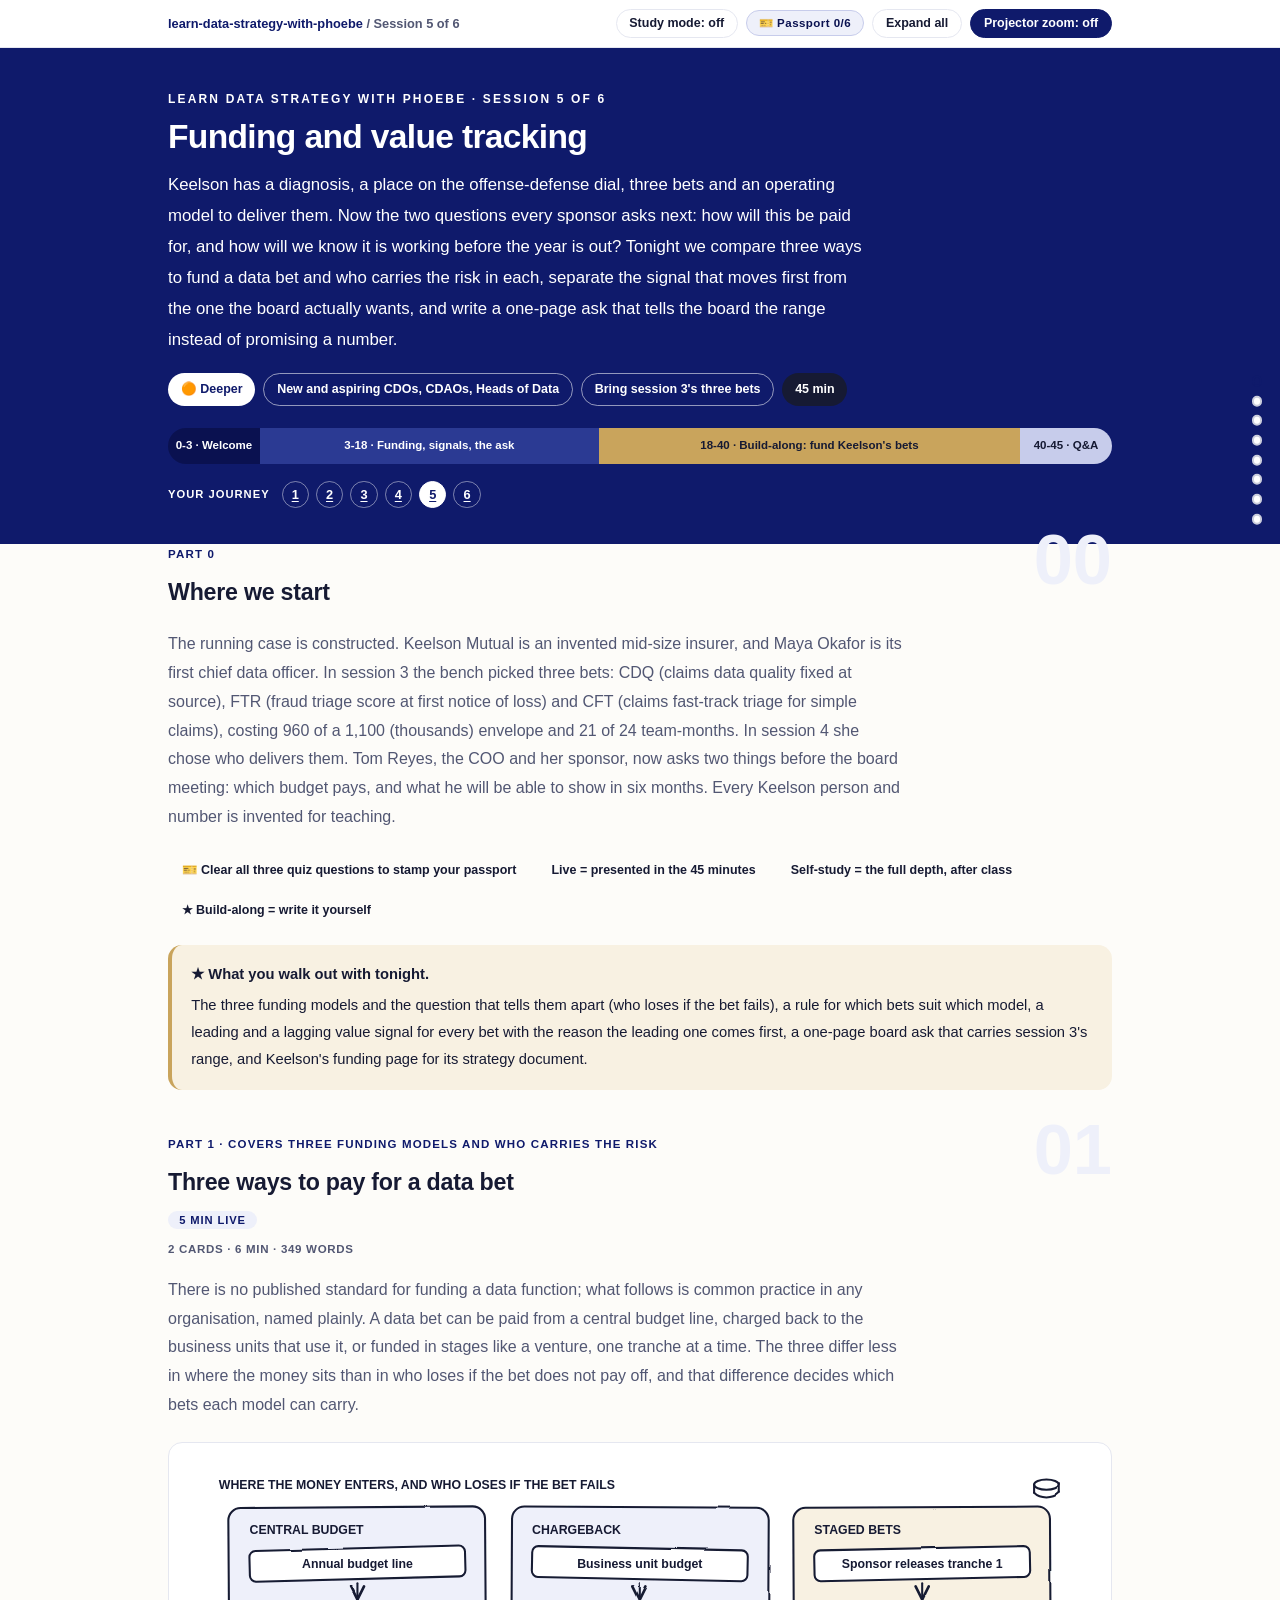
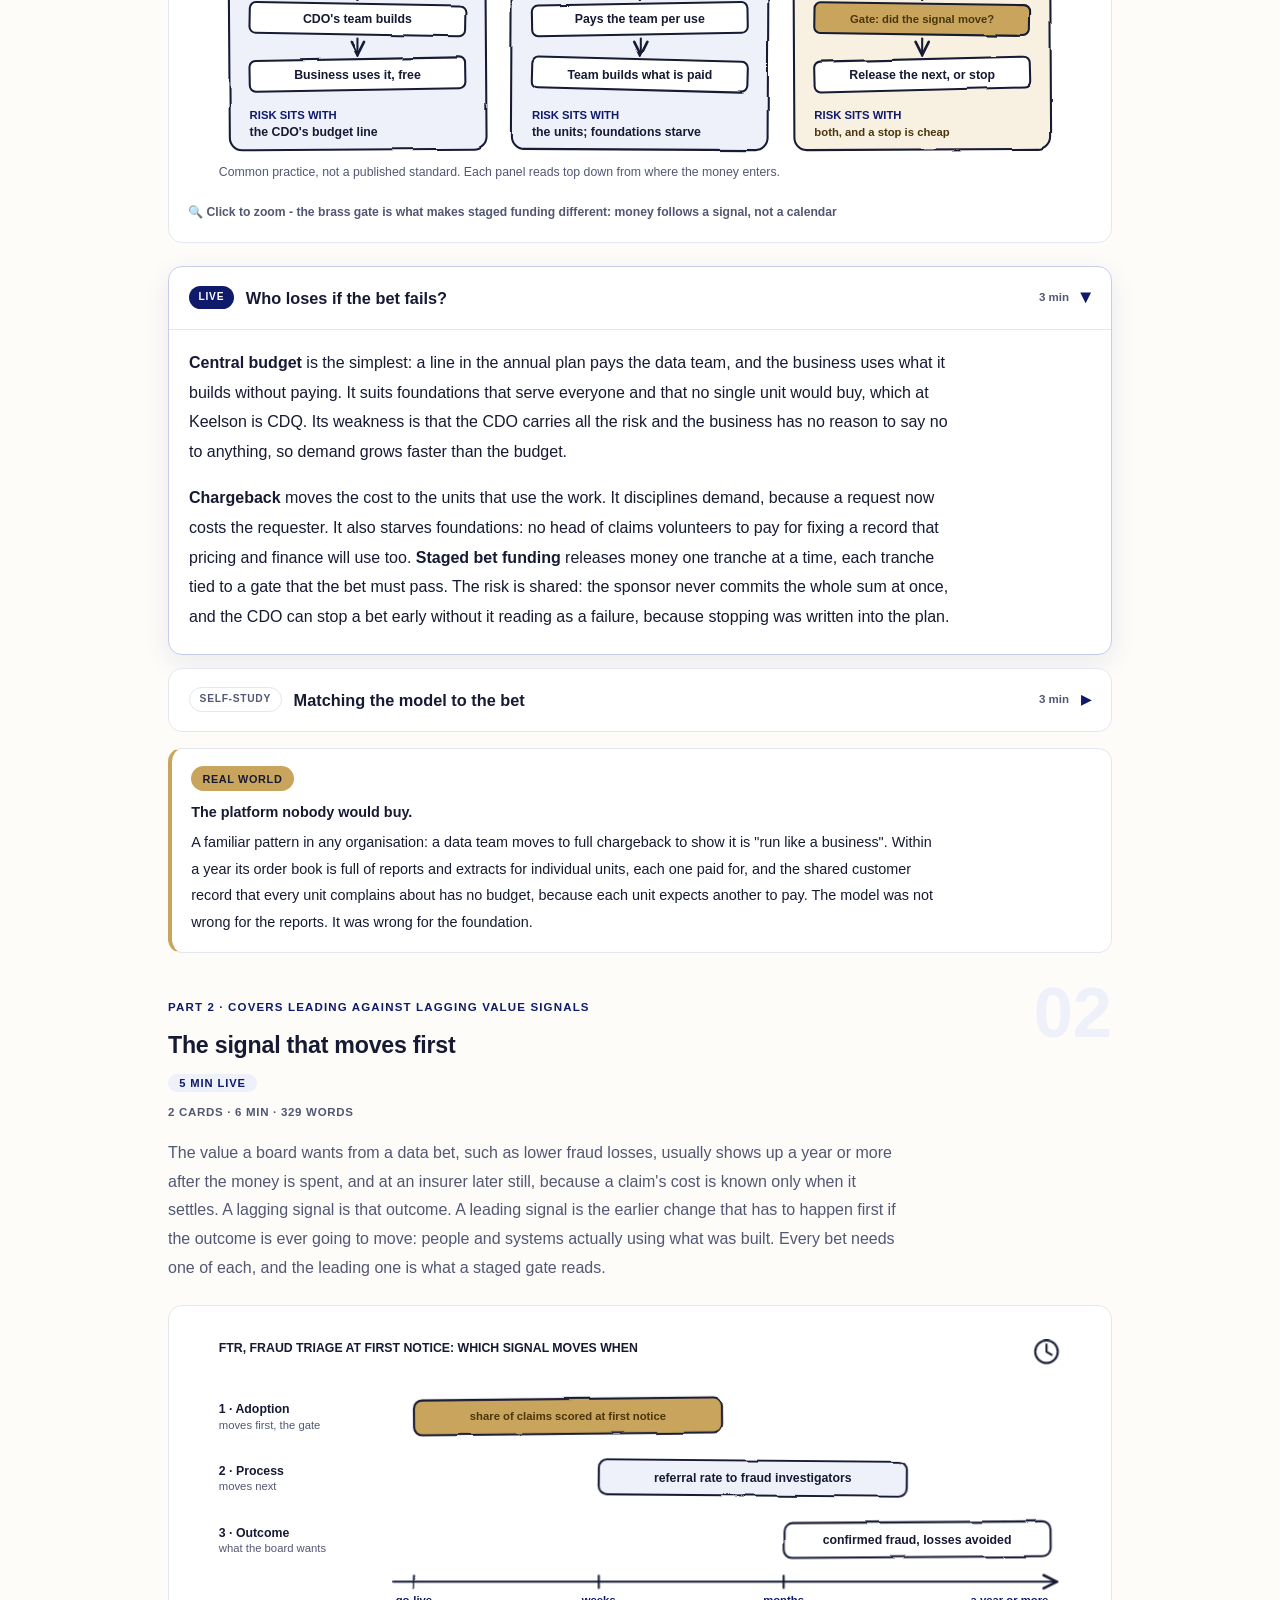
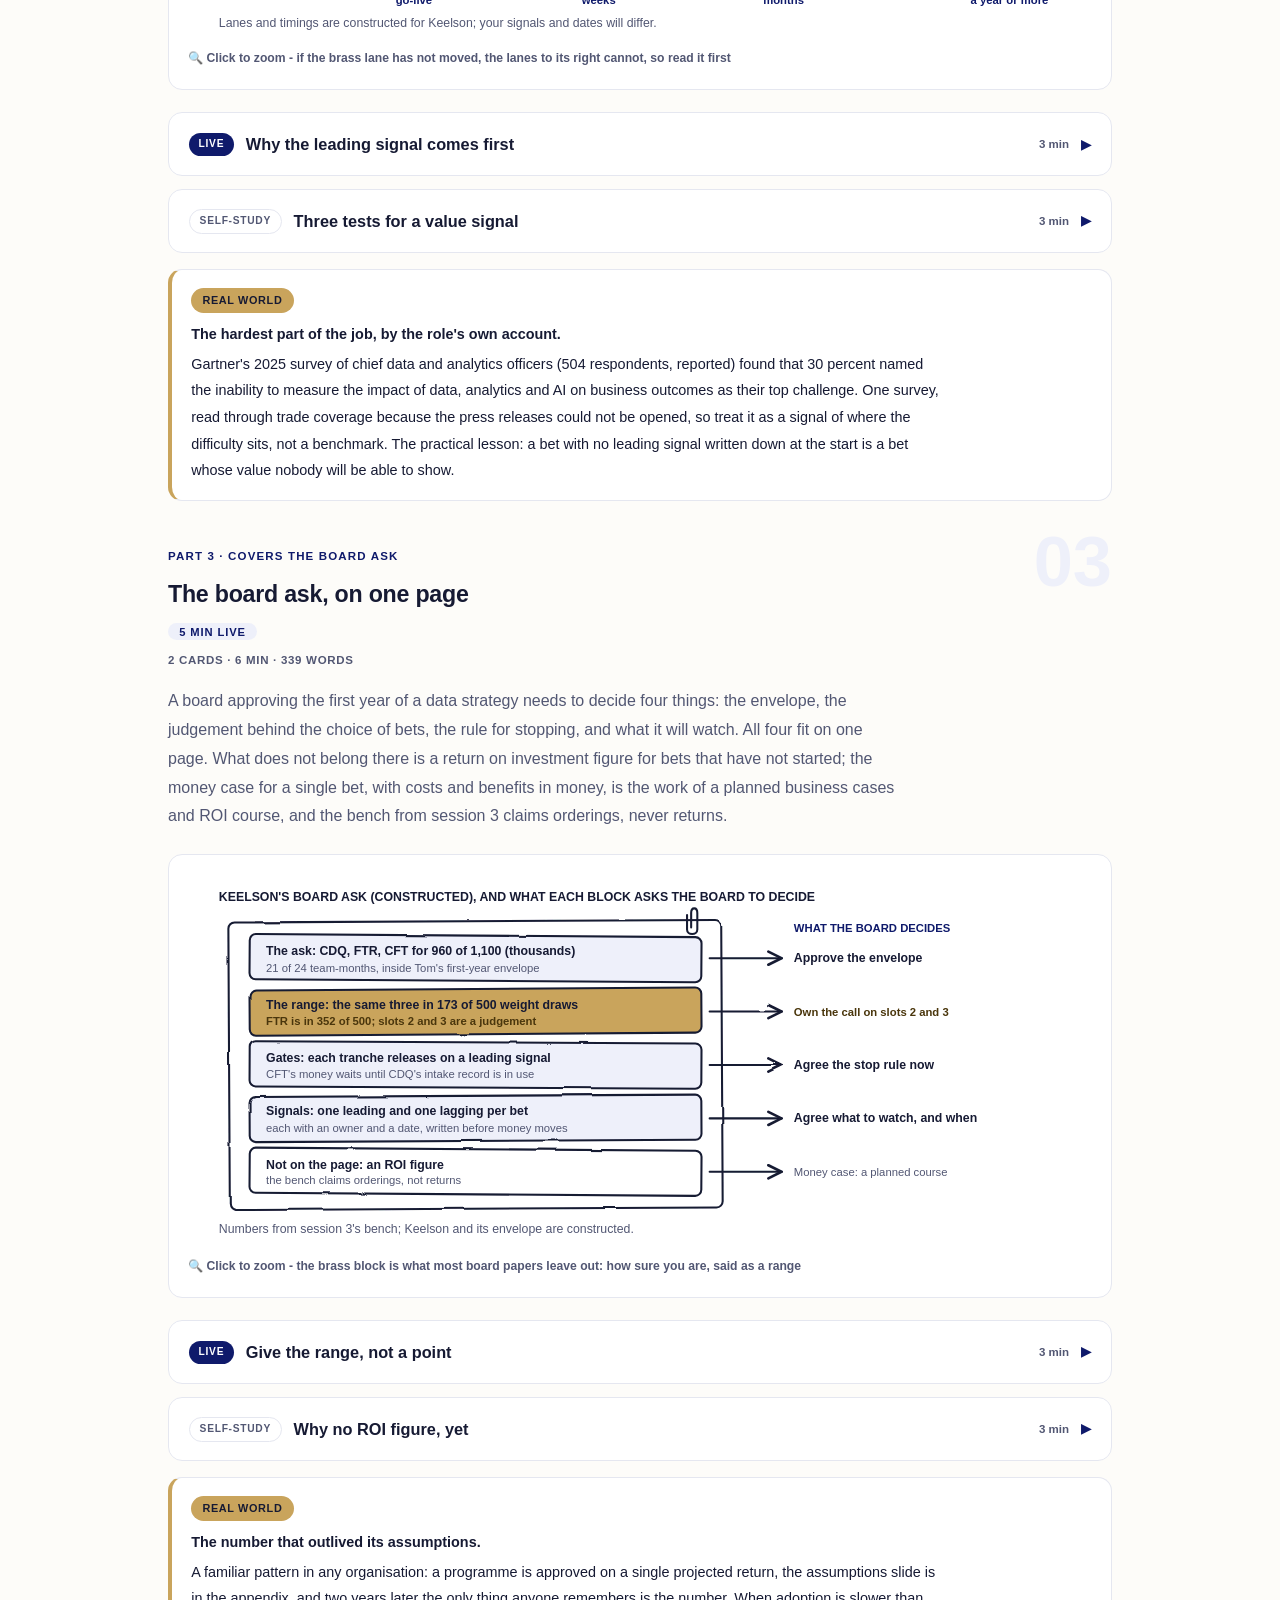
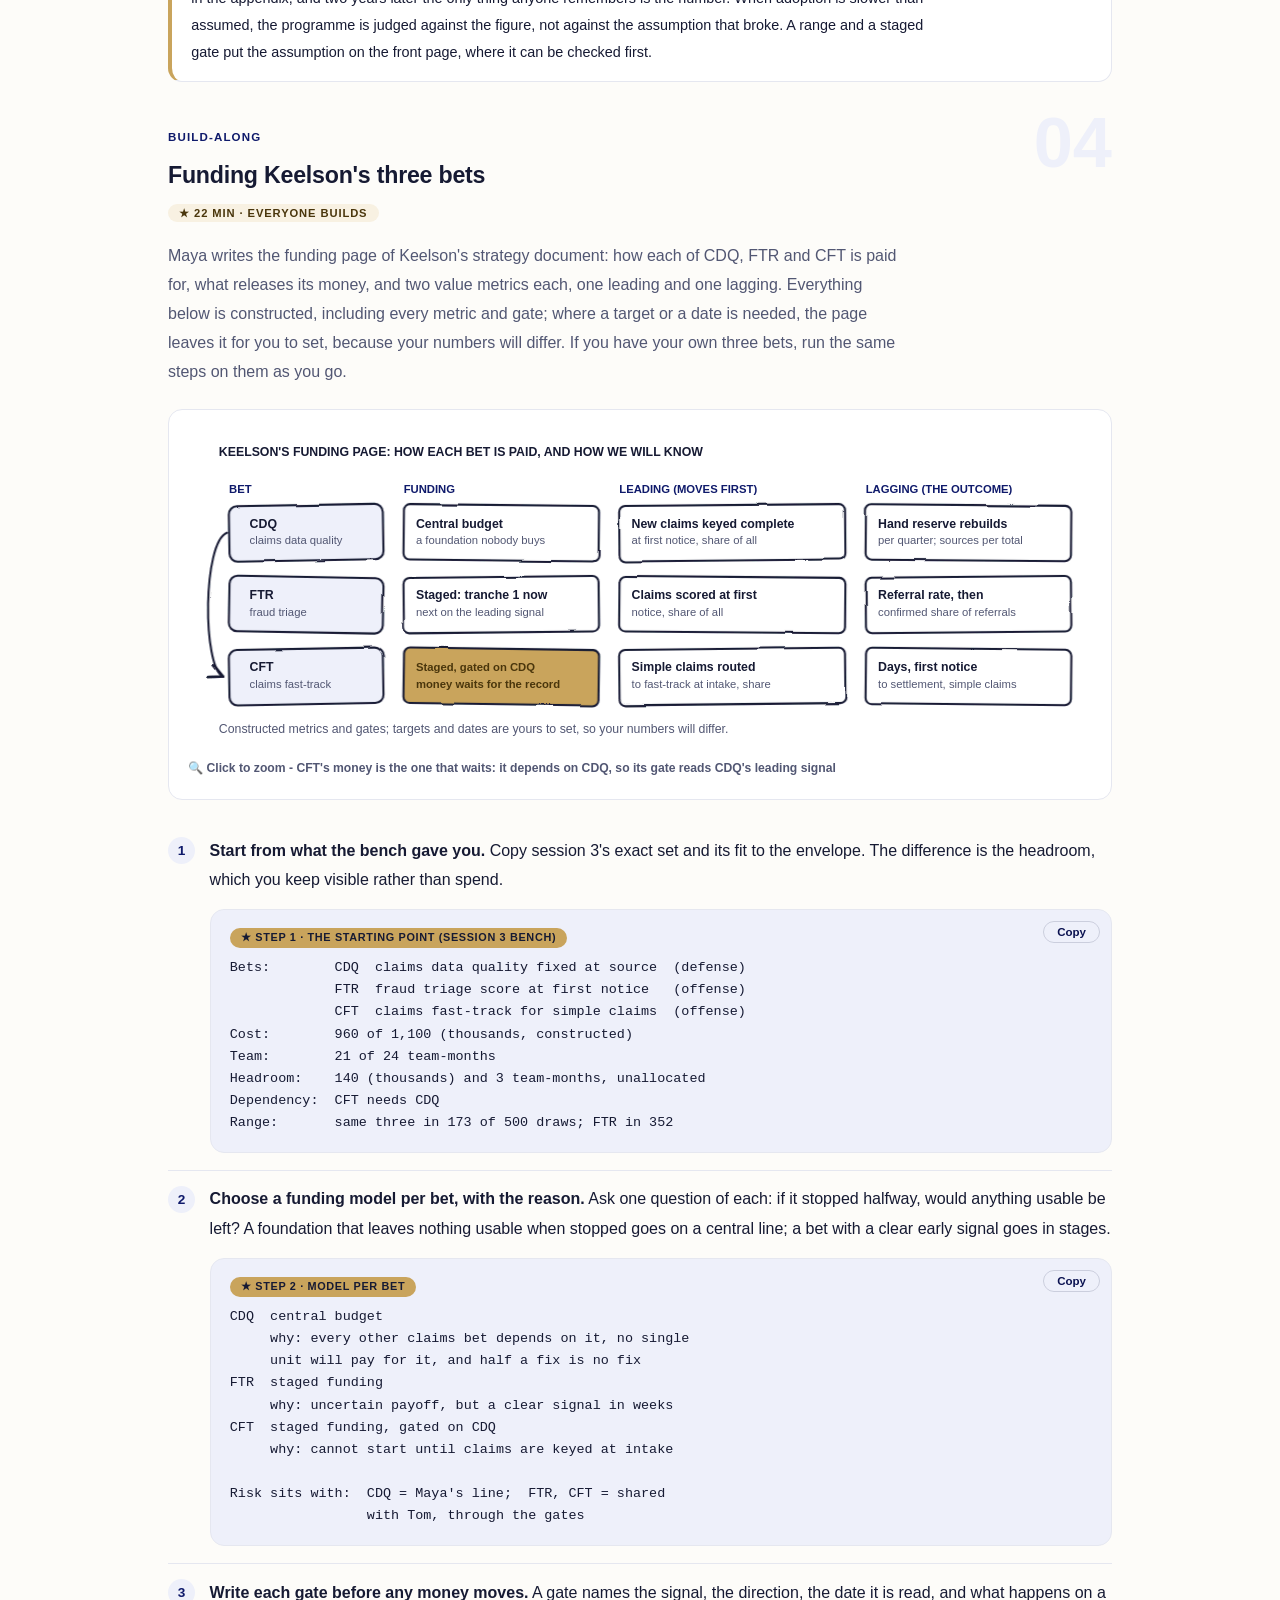
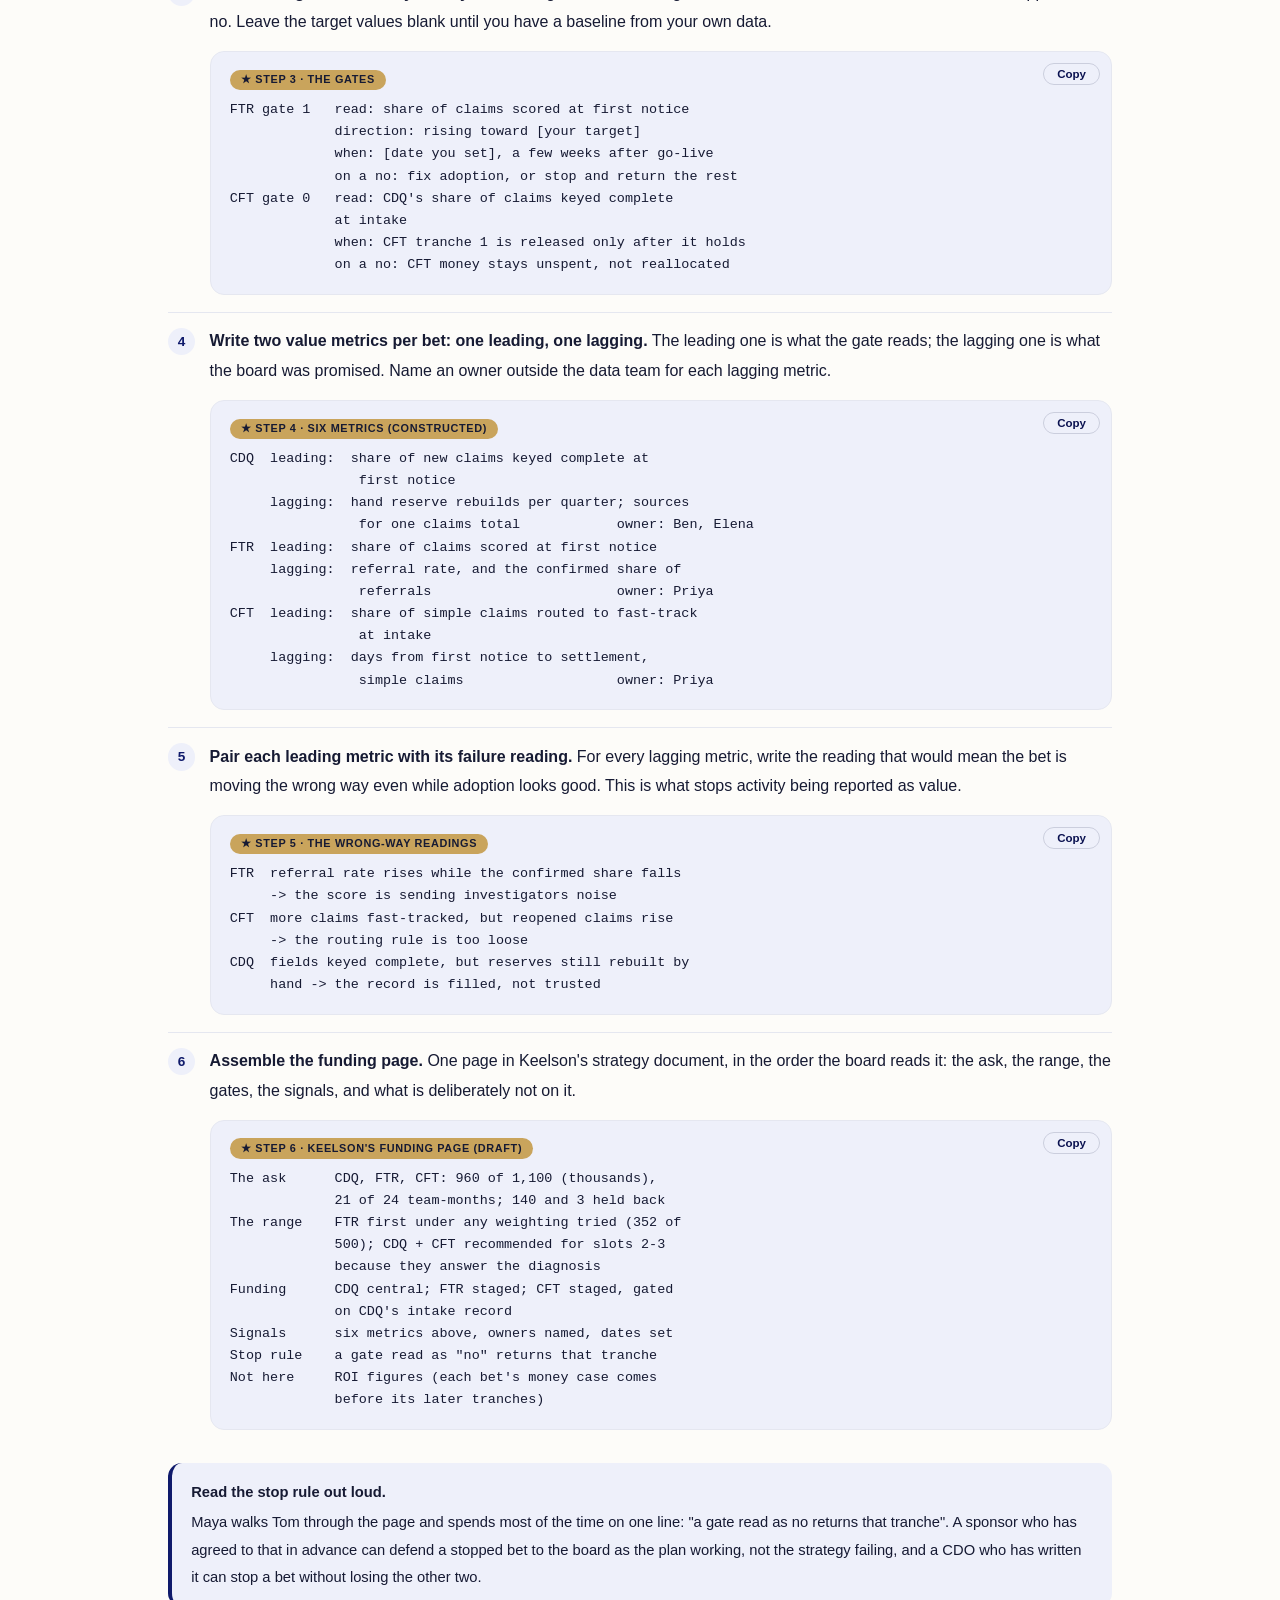
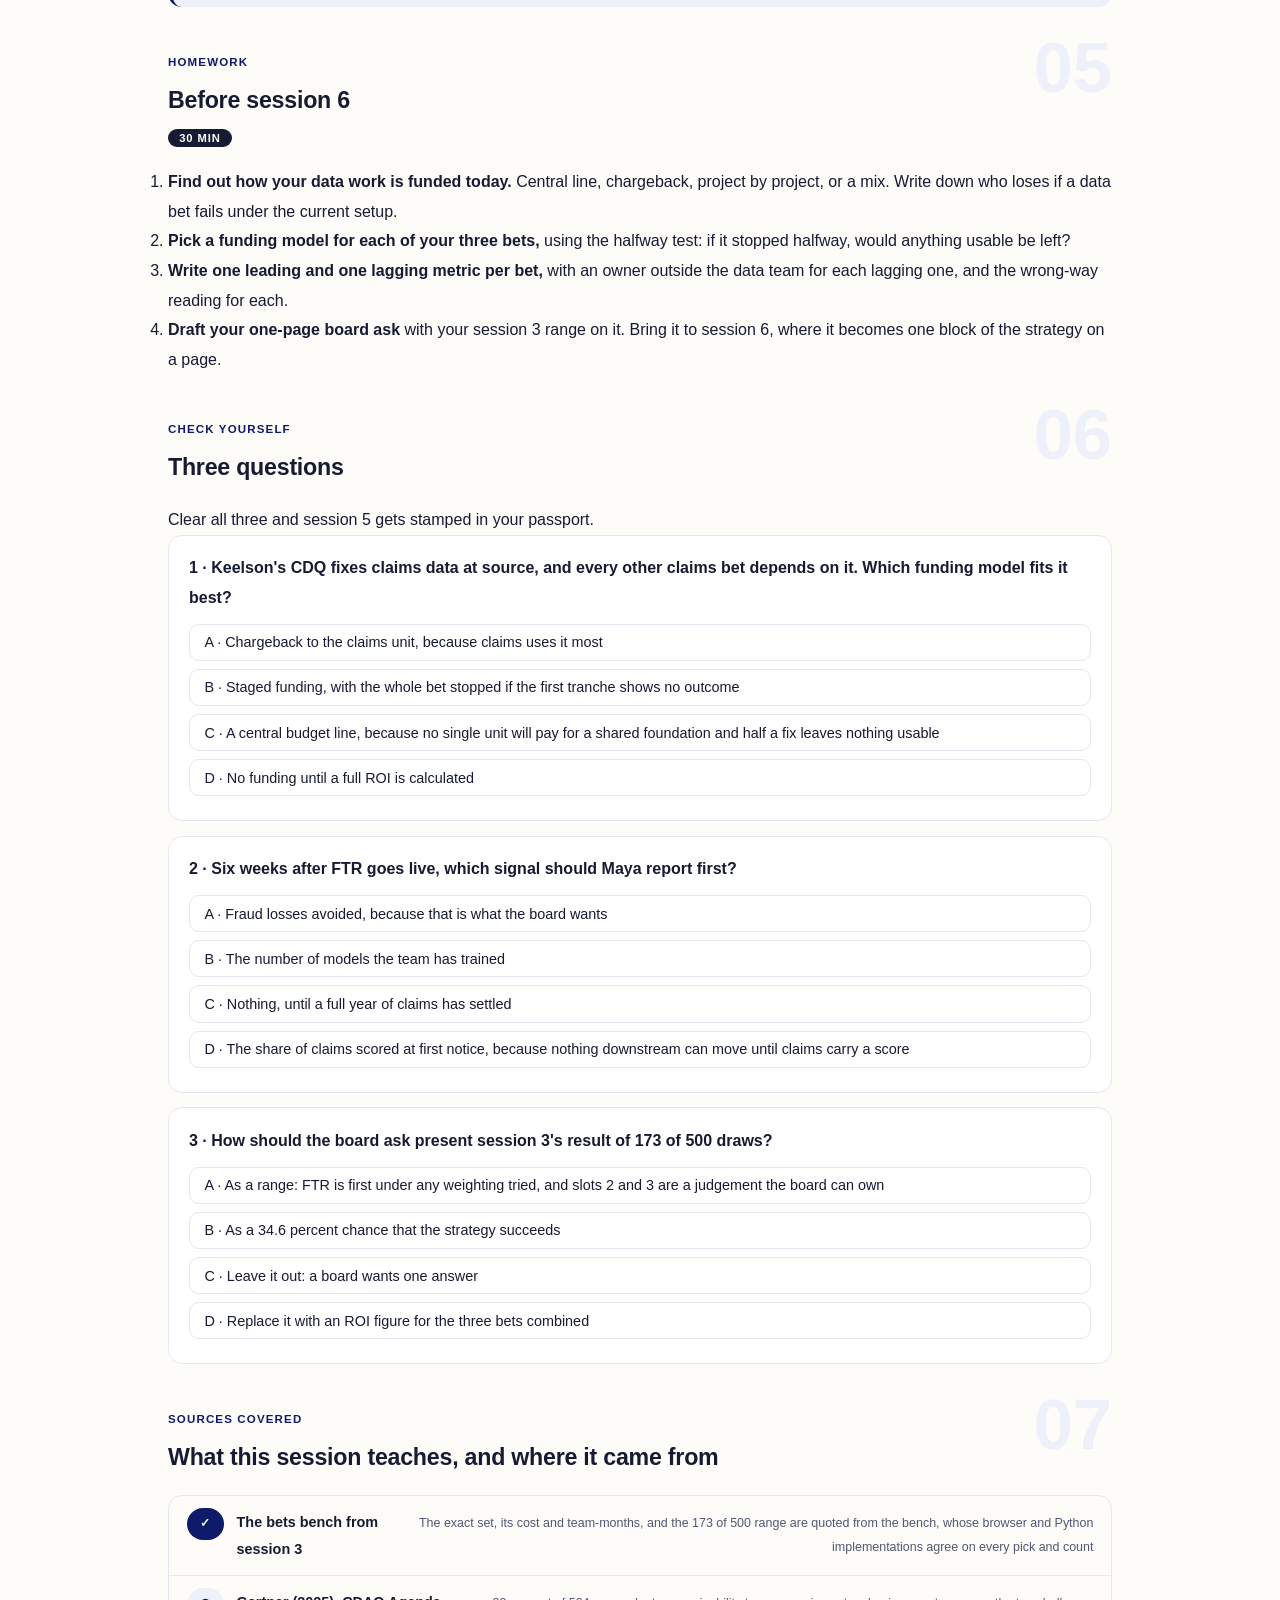
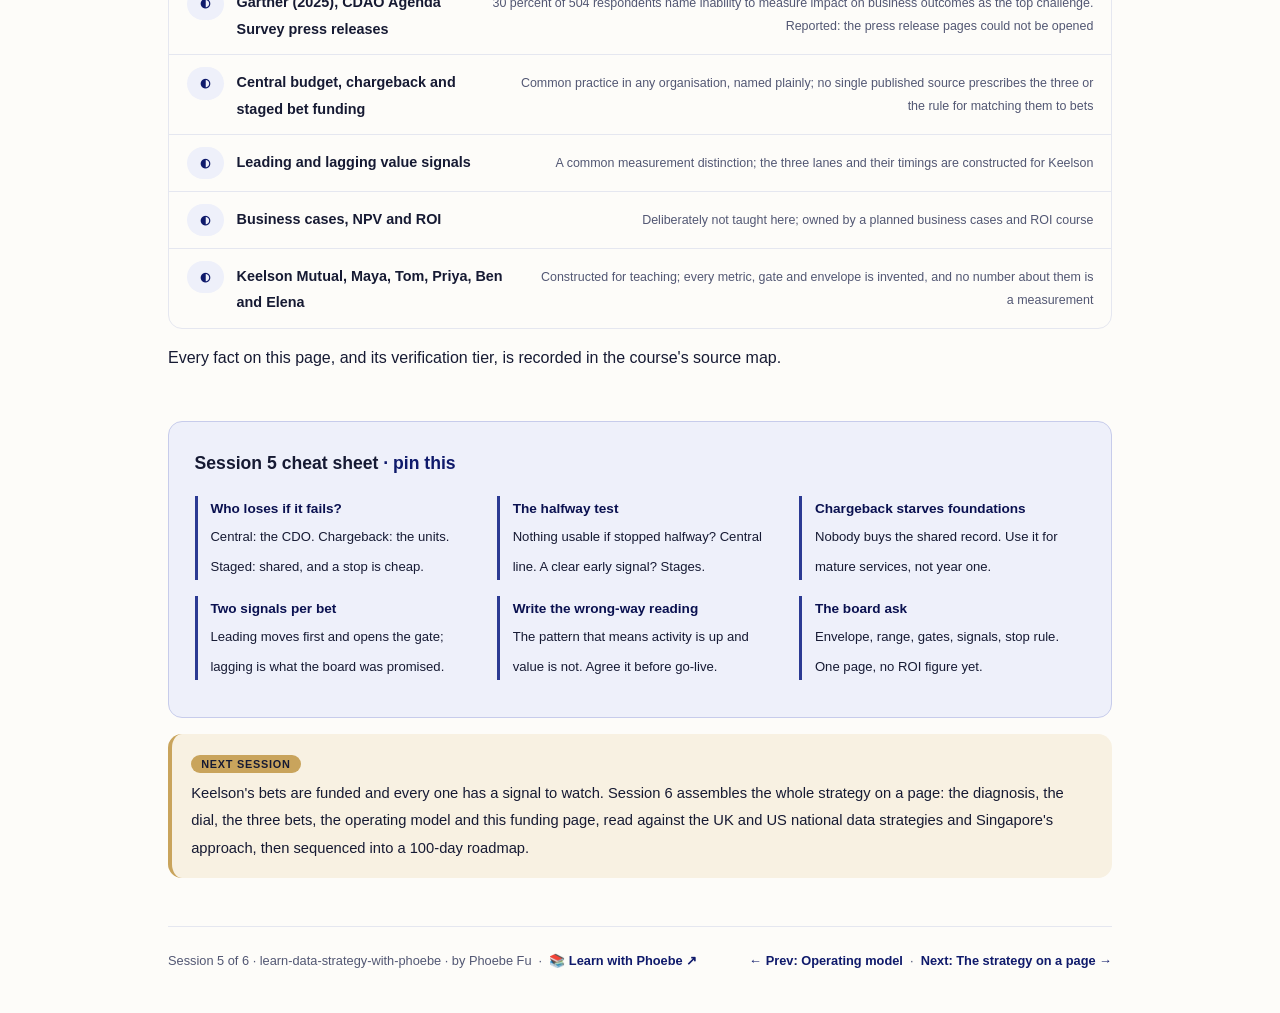
<file: courses/05-funding-and-value-tracking.html>
<!DOCTYPE html>
<html lang="en">
<head>
<meta charset="UTF-8">
<meta name="viewport" content="width=device-width, initial-scale=1.0">
<!-- social:start -->
<meta name="description" content="Session 5 of 6. How a new CDO pays for the first three data bets and proves they are working. Central budget, chargeback and staged bet funding and who carries the risk in each, leading against lagging value signals, a one-page board ask that gives the range, and Keelson Mutual's three bets funded with two value metrics each.">
<meta property="og:type" content="article">
<meta property="og:site_name" content="Learn with Phoebe">
<meta property="og:title" content="Funding and value tracking - learn data strategy with phoebe">
<meta property="og:description" content="Session 5 of 6. Pick how each data bet is paid for, name the signal that moves first, and take the board a one-page ask with the range, not a single number.">
<meta property="og:url" content="https://phoebefu6.github.io/learn-data-strategy-with-phoebe/courses/05-funding-and-value-tracking.html">
<meta property="og:image" content="https://phoebefu6.github.io/learn-data-strategy-with-phoebe/assets/og-cover.png">
<meta property="og:image:width" content="1200">
<meta property="og:image:height" content="630">
<meta name="twitter:card" content="summary_large_image">
<meta name="twitter:title" content="Funding and value tracking - learn data strategy with phoebe">
<meta name="twitter:description" content="Session 5 of 6. Three funding models, leading and lagging value signals, and a one-page board ask.">
<meta name="twitter:image" content="https://phoebefu6.github.io/learn-data-strategy-with-phoebe/assets/og-cover.png">
<!-- social:end -->
<title>Session 5 · Funding and value tracking - learn data strategy with phoebe</title>
<link rel="stylesheet" href="../assets/style.css?v=3">
</head>
<body>

<div class="toolbar">
  <div class="wrap">
    <span class="crumb"><a href="../index.html">learn-data-strategy-with-phoebe</a> / Session 5 of 6</span>
    <button class="btn" id="toggle-all" type="button">Expand all</button>
    <button class="btn primary" id="zoom-toggle" type="button">Projector zoom: off</button>
  </div>
</div>

<header class="masthead">
  <div class="wrap">
    <div class="eyebrow">Learn Data Strategy with Phoebe · Session 5 of 6</div>
    <h1><span class="accent">Funding</span> and value tracking</h1>
    <p class="sub">Keelson has a diagnosis, a place on the offense-defense dial, three bets and an operating model to deliver them. Now the two questions every sponsor asks next: how will this be paid for, and how will we know it is working before the year is out? Tonight we compare three ways to fund a data bet and who carries the risk in each, separate the signal that moves first from the one the board actually wants, and write a one-page ask that tells the board the range instead of promising a number.</p>
    <div class="chip-row">
      <span class="chip level">🟠 Deeper</span>
      <span class="chip audience">New and aspiring CDOs, CDAOs, Heads of Data</span>
      <span class="chip audience">Bring session 3's three bets</span>
      <span class="chip time">45 min</span>
    </div>
    <div class="agenda">
      <span class="a1" style="flex:1">0-3 · Welcome</span>
      <span class="a2" style="flex:4">3-18 · Funding, signals, the ask</span>
      <span class="a3" style="flex:5">18-40 · Build-along: fund Keelson's bets</span>
      <span class="a4" style="flex:1">40-45 · Q&amp;A</span>
    </div>
  </div>
</header>

<main class="wrap">

  <section class="section" id="intro">
    <div class="section-kicker">
      <span class="klabel">Part 0</span>
      <h2>Where we start</h2>
    </div>
    <p class="lede">The running case is constructed. Keelson Mutual is an invented mid-size insurer, and Maya Okafor is its first chief data officer. In session 3 the bench picked three bets: CDQ (claims data quality fixed at source), FTR (fraud triage score at first notice of loss) and CFT (claims fast-track triage for simple claims), costing 960 of a 1,100 (thousands) envelope and 21 of 24 team-months. In session 4 she chose who delivers them. Tom Reyes, the COO and her sponsor, now asks two things before the board meeting: which budget pays, and what he will be able to show in six months. Every Keelson person and number is invented for teaching.</p>

    <div class="legend">
      <span class="pill">🎫 Clear all three quiz questions to stamp your passport</span>
      <span class="pill">Live = presented in the 45 minutes</span>
      <span class="pill">Self-study = the full depth, after class</span>
      <span class="pill">★ Build-along = write it yourself</span>
    </div>

    <div class="callout win">
      <p><strong>★ What you walk out with tonight.</strong> The three funding models and the question that tells them apart (who loses if the bet fails), a rule for which bets suit which model, a leading and a lagging value signal for every bet with the reason the leading one comes first, a one-page board ask that carries session 3's range, and Keelson's funding page for its strategy document.</p>
    </div>
  </section>

  <section class="section" id="part-1">
    <div class="section-kicker">
      <span class="klabel">Part 1 · covers three funding models and who carries the risk</span>
      <h2>Three ways to pay for a data bet</h2>
      <span class="tag concept">5 min live</span>
    </div>
    <p class="lede">There is no published standard for funding a data function; what follows is common practice in any organisation, named plainly. A data bet can be paid from a central budget line, charged back to the business units that use it, or funded in stages like a venture, one tranche at a time. The three differ less in where the money sits than in who loses if the bet does not pay off, and that difference decides which bets each model can carry.</p>

    <figure class="zoomable">
      <svg viewBox="0 0 880 320" xmlns="http://www.w3.org/2000/svg" role="img" aria-label="Three panels showing where money enters and who carries the risk. Central budget: an annual budget line pays the CDO's team, the business uses the work free, and the risk sits with the CDO's budget. Chargeback: a business unit's budget pays the data team per use, the team builds only what is paid for, and the risk sits with the units while foundations go unfunded. Staged bets, highlighted in brass: the sponsor releases tranche 1, a gate asks whether the leading signal moved, then the next tranche is released or the bet stops, and the risk is shared because a stop is cheap.">
        <defs>
          <filter id="f5aSk" x="-3%" y="-3%" width="106%" height="106%"><feTurbulence type="fractalNoise" baseFrequency="0.02" numOctaves="2" seed="51" result="n"/><feDisplacementMap in="SourceGraphic" in2="n" scale="2.4" xChannelSelector="R" yChannelSelector="G"/></filter>
          <pattern id="f5aHc" patternUnits="userSpaceOnUse" width="7" height="7" patternTransform="rotate(-38)"><line x1="0" y1="0" x2="0" y2="7" stroke="#0F1A6B" stroke-width="1" opacity=".5"/></pattern>
          <marker id="f5aAr" viewBox="0 0 10 10" refX="9" refY="5" markerWidth="8" markerHeight="8" orient="auto"><path d="M1 1 L9 5 L1 9" fill="none" stroke="#161A33" stroke-width="1.6" stroke-linecap="round"/></marker>
        </defs>
        <style>
          .f5aH { font: 800 12px Inter, sans-serif; fill: #161A33; }
          .f5aL { font: 600 12px Inter, sans-serif; fill: #161A33; }
          .f5aS { font: 400 11px Inter, sans-serif; fill: #525773; }
          .f5aB { font: 800 11px Inter, sans-serif; fill: #4A360C; }
          .f5aA { font: 700 11px Inter, sans-serif; fill: #0F1A6B; }
          .f5aN { font: 400 12px Inter, sans-serif; fill: #525773; }
        </style>

        <text class="f5aH" x="30" y="26">WHERE THE MONEY ENTERS, AND WHO LOSES IF THE BET FAILS</text>

        <g filter="url(#f5aSk)" fill="none" stroke="#161A33" stroke-width="2" stroke-linecap="round" stroke-linejoin="round">
          <rect x="40" y="44" width="250" height="236" rx="12" transform="rotate(-0.4 165 162)" fill="#EEF0FA"/>
          <rect x="315" y="44" width="250" height="236" rx="12" transform="rotate(0.3 440 162)" fill="#EEF0FA"/>
          <rect x="590" y="44" width="250" height="236" rx="12" transform="rotate(-0.3 715 162)" fill="#F8F1E2"/>
          <rect x="60" y="84" width="210" height="30" rx="6" transform="rotate(-1.5 165 99)" fill="#FFFFFF"/>
          <rect x="60" y="138" width="210" height="30" rx="6" transform="rotate(1 165 153)" fill="#FFFFFF"/>
          <rect x="60" y="192" width="210" height="30" rx="6" transform="rotate(-1 165 207)" fill="#FFFFFF"/>
          <rect x="335" y="84" width="210" height="30" rx="6" transform="rotate(1.2 440 99)" fill="#FFFFFF"/>
          <rect x="335" y="138" width="210" height="30" rx="6" transform="rotate(-1 440 153)" fill="#FFFFFF"/>
          <rect x="335" y="192" width="210" height="30" rx="6" transform="rotate(1.5 440 207)" fill="#FFFFFF"/>
          <rect x="610" y="84" width="210" height="30" rx="6" transform="rotate(-1.2 715 99)" fill="#FFFFFF"/>
          <rect x="610" y="138" width="210" height="30" rx="6" transform="rotate(0.8 715 153)" fill="#C9A45C"/>
          <rect x="610" y="192" width="210" height="30" rx="6" transform="rotate(-1.4 715 207)" fill="#FFFFFF"/>
          <path d="M165 118 L165 134" marker-end="url(#f5aAr)"/>
          <path d="M165 172 L165 188" marker-end="url(#f5aAr)"/>
          <path d="M440 118 L440 134" marker-end="url(#f5aAr)"/>
          <path d="M440 172 L440 188" marker-end="url(#f5aAr)"/>
          <path d="M715 118 L715 134" marker-end="url(#f5aAr)"/>
          <path d="M715 172 L715 188" marker-end="url(#f5aAr)"/>
          <ellipse cx="836" cy="22" rx="12" ry="5"/>
          <path d="M824 22 L824 30 M848 22 L848 30"/>
          <path d="M824 30 C830 36 842 36 848 30"/>
        </g>

        <text class="f5aH" x="60" y="70">CENTRAL BUDGET</text>
        <text class="f5aH" x="335" y="70">CHARGEBACK</text>
        <text class="f5aH" x="610" y="70">STAGED BETS</text>
        <text class="f5aL" x="165" y="103" text-anchor="middle">Annual budget line</text>
        <text class="f5aL" x="165" y="157" text-anchor="middle">CDO's team builds</text>
        <text class="f5aL" x="165" y="211" text-anchor="middle">Business uses it, free</text>
        <text class="f5aL" x="440" y="103" text-anchor="middle">Business unit budget</text>
        <text class="f5aL" x="440" y="157" text-anchor="middle">Pays the team per use</text>
        <text class="f5aL" x="440" y="211" text-anchor="middle">Team builds what is paid</text>
        <text class="f5aL" x="715" y="103" text-anchor="middle">Sponsor releases tranche 1</text>
        <text class="f5aB" x="715" y="157" text-anchor="middle">Gate: did the signal move?</text>
        <text class="f5aL" x="715" y="211" text-anchor="middle">Release the next, or stop</text>
        <text class="f5aA" x="60" y="250">RISK SITS WITH</text>
        <text class="f5aL" x="60" y="267">the CDO's budget line</text>
        <text class="f5aA" x="335" y="250">RISK SITS WITH</text>
        <text class="f5aL" x="335" y="267">the units; foundations starve</text>
        <text class="f5aA" x="610" y="250">RISK SITS WITH</text>
        <text class="f5aB" x="610" y="267">both, and a stop is cheap</text>

        <text class="f5aN" x="30" y="306">Common practice, not a published standard. Each panel reads top down from where the money enters.</text>
      </svg>
      <figcaption>🔍 Click to zoom - the brass gate is what makes staged funding different: money follows a signal, not a calendar</figcaption>
    </figure>

    <details class="card" open>
      <summary><span class="mode live">Live</span>Who loses if the bet fails?<span class="mini">3 min</span><span class="caret">▶</span></summary>
      <div class="body">
        <p><strong>Central budget</strong> is the simplest: a line in the annual plan pays the data team, and the business uses what it builds without paying. It suits foundations that serve everyone and that no single unit would buy, which at Keelson is CDQ. Its weakness is that the CDO carries all the risk and the business has no reason to say no to anything, so demand grows faster than the budget.</p>
        <p><strong>Chargeback</strong> moves the cost to the units that use the work. It disciplines demand, because a request now costs the requester. It also starves foundations: no head of claims volunteers to pay for fixing a record that pricing and finance will use too. <strong>Staged bet funding</strong> releases money one tranche at a time, each tranche tied to a gate that the bet must pass. The risk is shared: the sponsor never commits the whole sum at once, and the CDO can stop a bet early without it reading as a failure, because stopping was written into the plan.</p>
      </div>
    </details>

    <details class="card">
      <summary><span class="mode self">Self-study</span>Matching the model to the bet<span class="mini">3 min</span><span class="caret">▶</span></summary>
      <div class="body">
        <p>Most organisations end up with a mix, and the useful rule is per bet, not per data function. A foundation that every other bet depends on belongs on a central line, because no unit will buy it and stopping it halfway leaves nothing usable. A bet with an uncertain payoff and a clear early signal belongs in stages, because the signal is what lets the sponsor release the next tranche with evidence. Chargeback fits mature, repeatable services whose users can see what they get, such as a reporting service a unit already relies on; it is a poor first-year model for a new CDO.</p>
        <p>Two warnings. A chargeback set up before any foundation exists will fund dashboards and leave the crux untouched, which is session 3's "quick wins first" result arrived at through the budget instead of the ranking. And staged funding only works if the gate is written down before the money moves; a gate invented after the fact is a renewal, not a gate. How the work itself is delivered and tracked belongs to the <a href="https://phoebefu6.github.io/learn-data-pmo-with-phoebe/">Data PMO course ↗</a>.</p>
      </div>
    </details>

    <div class="callout example">
      <span class="ex-pill">Real world</span>
      <p><strong>The platform nobody would buy.</strong> A familiar pattern in any organisation: a data team moves to full chargeback to show it is "run like a business". Within a year its order book is full of reports and extracts for individual units, each one paid for, and the shared customer record that every unit complains about has no budget, because each unit expects another to pay. The model was not wrong for the reports. It was wrong for the foundation.</p>
    </div>
  </section>

  <section class="section" id="part-2">
    <div class="section-kicker">
      <span class="klabel">Part 2 · covers leading against lagging value signals</span>
      <h2>The signal that moves first</h2>
      <span class="tag concept">5 min live</span>
    </div>
    <p class="lede">The value a board wants from a data bet, such as lower fraud losses, usually shows up a year or more after the money is spent, and at an insurer later still, because a claim's cost is known only when it settles. A lagging signal is that outcome. A leading signal is the earlier change that has to happen first if the outcome is ever going to move: people and systems actually using what was built. Every bet needs one of each, and the leading one is what a staged gate reads.</p>

    <figure class="zoomable">
      <svg viewBox="0 0 880 304" xmlns="http://www.w3.org/2000/svg" role="img" aria-label="Three lanes on a timeline from go-live for the fraud triage bet, FTR. Adoption, highlighted in brass, moves first, within weeks: the share of claims scored at first notice. Process moves within months: the referral rate to fraud investigators. Outcome moves after a year or more: confirmed fraud and losses avoided.">
        <defs>
          <filter id="f5bSk" x="-3%" y="-3%" width="106%" height="106%"><feTurbulence type="fractalNoise" baseFrequency="0.02" numOctaves="2" seed="57" result="n"/><feDisplacementMap in="SourceGraphic" in2="n" scale="2.4" xChannelSelector="R" yChannelSelector="G"/></filter>
          <pattern id="f5bHc" patternUnits="userSpaceOnUse" width="7" height="7" patternTransform="rotate(-38)"><line x1="0" y1="0" x2="0" y2="7" stroke="#0F1A6B" stroke-width="1" opacity=".5"/></pattern>
          <marker id="f5bAr" viewBox="0 0 10 10" refX="9" refY="5" markerWidth="8" markerHeight="8" orient="auto"><path d="M1 1 L9 5 L1 9" fill="none" stroke="#161A33" stroke-width="1.6" stroke-linecap="round"/></marker>
        </defs>
        <style>
          .f5bH { font: 800 12px Inter, sans-serif; fill: #161A33; }
          .f5bL { font: 600 12px Inter, sans-serif; fill: #161A33; }
          .f5bS { font: 400 11px Inter, sans-serif; fill: #525773; }
          .f5bB { font: 800 11px Inter, sans-serif; fill: #4A360C; }
          .f5bA { font: 700 11px Inter, sans-serif; fill: #0F1A6B; }
          .f5bN { font: 400 12px Inter, sans-serif; fill: #525773; }
        </style>

        <text class="f5bH" x="30" y="26">FTR, FRAUD TRIAGE AT FIRST NOTICE: WHICH SIGNAL MOVES WHEN</text>

        <g filter="url(#f5bSk)" fill="none" stroke="#161A33" stroke-width="2" stroke-linecap="round" stroke-linejoin="round">
          <rect x="220" y="72" width="300" height="34" rx="8" transform="rotate(-0.6 370 89)" fill="#C9A45C"/>
          <rect x="400" y="132" width="300" height="34" rx="8" transform="rotate(0.5 550 149)" fill="#EEF0FA"/>
          <rect x="580" y="192" width="260" height="34" rx="8" transform="rotate(-0.4 710 209)" fill="#FFFFFF"/>
          <path d="M200 250 L846 250" marker-end="url(#f5bAr)"/>
          <path d="M220 244 L220 256 M400 244 L400 256 M580 244 L580 256"/>
          <circle cx="836" cy="26" r="11"/>
          <path d="M836 26 L836 19 M836 26 L841 29"/>
        </g>

        <text class="f5bL" x="30" y="86">1 · Adoption</text>
        <text class="f5bS" x="30" y="101">moves first, the gate</text>
        <text class="f5bL" x="30" y="146">2 · Process</text>
        <text class="f5bS" x="30" y="161">moves next</text>
        <text class="f5bL" x="30" y="206">3 · Outcome</text>
        <text class="f5bS" x="30" y="221">what the board wants</text>
        <text class="f5bB" x="370" y="93" text-anchor="middle">share of claims scored at first notice</text>
        <text class="f5bL" x="550" y="153" text-anchor="middle">referral rate to fraud investigators</text>
        <text class="f5bL" x="710" y="213" text-anchor="middle">confirmed fraud, losses avoided</text>
        <text class="f5bA" x="220" y="272" text-anchor="middle">go-live</text>
        <text class="f5bA" x="400" y="272" text-anchor="middle">weeks</text>
        <text class="f5bA" x="580" y="272" text-anchor="middle">months</text>
        <text class="f5bA" x="800" y="272" text-anchor="middle">a year or more</text>

        <text class="f5bN" x="30" y="294">Lanes and timings are constructed for Keelson; your signals and dates will differ.</text>
      </svg>
      <figcaption>🔍 Click to zoom - if the brass lane has not moved, the lanes to its right cannot, so read it first</figcaption>
    </figure>

    <details class="card">
      <summary><span class="mode live">Live</span>Why the leading signal comes first<span class="mini">3 min</span><span class="caret">▶</span></summary>
      <div class="body">
        <p>Fraud triage at Keelson works only if claims are scored when they are first reported. If a month after go-live only a small share of new claims carry a score, nothing downstream can change: the referral rate to investigators will not move, and confirmed fraud will not either. So the first thing Maya reports is the share of claims scored at first notice. It moves within weeks, it is fully in her team's control, and it tells Tom whether the bet is alive long before the outcome is visible.</p>
        <p>The trap is to report only the leading signal and stop there. Adoption is necessary, never sufficient: claims can be scored and the score ignored. That is why each bet needs a lagging signal too, written down at the start with a date to check it, so nobody can quietly swap the outcome for the activity once the activity looks good. The mechanics of turning these into objectives and key results belong to the <a href="https://phoebefu6.github.io/learn-okr-with-phoebe/">OKR course ↗</a>.</p>
      </div>
    </details>

    <details class="card">
      <summary><span class="mode self">Self-study</span>Three tests for a value signal<span class="mini">3 min</span><span class="caret">▶</span></summary>
      <div class="body">
        <p><strong>It can be counted today.</strong> A signal that needs a new system to measure is a second bet. At Keelson, "losses avoided" depends on claims settling, which is exactly what the diagnosis said arrives late, so it is a lagging signal and must be read with that delay stated. <strong>It has an owner who is not the data team.</strong> The referral rate belongs to Priya Natarajan's claims function; if only the CDO watches it, nobody changes behaviour when it stalls.</p>
        <p><strong>It says which way is good, and by when.</strong> "Track the referral rate" is a dashboard. "The referral rate rises, and the share of referrals confirmed does not fall, by the second quarter after go-live" is a signal a gate can read. The direction matters as much as the number: a referral rate that rises while the confirmed share falls means the score is sending investigators more noise. How to read such numbers without fooling yourself belongs to the <a href="https://phoebefu6.github.io/learn-data-literacy-with-phoebe/">Data Literacy course ↗</a>.</p>
      </div>
    </details>

    <div class="callout example">
      <span class="ex-pill">Real world</span>
      <p><strong>The hardest part of the job, by the role's own account.</strong> Gartner's 2025 survey of chief data and analytics officers (504 respondents, reported) found that 30 percent named the inability to measure the impact of data, analytics and AI on business outcomes as their top challenge. One survey, read through trade coverage because the press releases could not be opened, so treat it as a signal of where the difficulty sits, not a benchmark. The practical lesson: a bet with no leading signal written down at the start is a bet whose value nobody will be able to show.</p>
    </div>
  </section>

  <section class="section" id="part-3">
    <div class="section-kicker">
      <span class="klabel">Part 3 · covers the board ask</span>
      <h2>The board ask, on one page</h2>
      <span class="tag concept">5 min live</span>
    </div>
    <p class="lede">A board approving the first year of a data strategy needs to decide four things: the envelope, the judgement behind the choice of bets, the rule for stopping, and what it will watch. All four fit on one page. What does not belong there is a return on investment figure for bets that have not started; the money case for a single bet, with costs and benefits in money, is the work of a planned business cases and ROI course, and the bench from session 3 claims orderings, never returns.</p>

    <figure class="zoomable">
      <svg viewBox="0 0 880 362" xmlns="http://www.w3.org/2000/svg" role="img" aria-label="A one-page board paper with five blocks, each joined to the decision it asks the board for. The ask: CDQ, FTR and CFT for 960 of 1,100, 21 of 24 team-months; approve the envelope. The range, highlighted in brass: the same three in 173 of 500 weight draws, FTR in 352 of 500; own the call on slots 2 and 3. Gates: each tranche releases on a leading signal; agree the stop rule now. Signals: one leading and one lagging per bet; agree what to watch, and when. Not on the page: an ROI figure; the money case is a planned course.">
        <defs>
          <filter id="f5cSk" x="-3%" y="-3%" width="106%" height="106%"><feTurbulence type="fractalNoise" baseFrequency="0.02" numOctaves="2" seed="63" result="n"/><feDisplacementMap in="SourceGraphic" in2="n" scale="2.4" xChannelSelector="R" yChannelSelector="G"/></filter>
          <pattern id="f5cHc" patternUnits="userSpaceOnUse" width="7" height="7" patternTransform="rotate(-38)"><line x1="0" y1="0" x2="0" y2="7" stroke="#0F1A6B" stroke-width="1" opacity=".5"/></pattern>
          <marker id="f5cAr" viewBox="0 0 10 10" refX="9" refY="5" markerWidth="8" markerHeight="8" orient="auto"><path d="M1 1 L9 5 L1 9" fill="none" stroke="#161A33" stroke-width="1.6" stroke-linecap="round"/></marker>
        </defs>
        <style>
          .f5cH { font: 800 12px Inter, sans-serif; fill: #161A33; }
          .f5cL { font: 600 12px Inter, sans-serif; fill: #161A33; }
          .f5cS { font: 400 11px Inter, sans-serif; fill: #525773; }
          .f5cB { font: 800 11px Inter, sans-serif; fill: #4A360C; }
          .f5cA { font: 700 11px Inter, sans-serif; fill: #0F1A6B; }
          .f5cN { font: 400 12px Inter, sans-serif; fill: #525773; }
        </style>

        <text class="f5cH" x="30" y="26">KEELSON'S BOARD ASK (CONSTRUCTED), AND WHAT EACH BLOCK ASKS THE BOARD TO DECIDE</text>

        <g filter="url(#f5cSk)" fill="none" stroke="#161A33" stroke-width="2" stroke-linecap="round" stroke-linejoin="round">
          <rect x="40" y="46" width="480" height="280" rx="6" transform="rotate(-0.3 280 186)" fill="#FFFFFF"/>
          <rect x="60" y="60" width="440" height="44" rx="6" transform="rotate(0.4 280 82)" fill="#EEF0FA"/>
          <rect x="60" y="112" width="440" height="44" rx="6" transform="rotate(-0.4 280 134)" fill="#C9A45C"/>
          <rect x="60" y="164" width="440" height="44" rx="6" transform="rotate(0.3 280 186)" fill="#EEF0FA"/>
          <rect x="60" y="216" width="440" height="44" rx="6" transform="rotate(-0.3 280 238)" fill="#EEF0FA"/>
          <rect x="60" y="268" width="440" height="44" rx="6" transform="rotate(0.4 280 290)" fill="#FFFFFF"/>
          <path d="M508 82 L578 82" marker-end="url(#f5cAr)"/>
          <path d="M508 134 L578 134" marker-end="url(#f5cAr)"/>
          <path d="M508 186 L578 186" marker-end="url(#f5cAr)"/>
          <path d="M508 238 L578 238" marker-end="url(#f5cAr)"/>
          <path d="M508 290 L578 290" marker-end="url(#f5cAr)"/>
          <path d="M486 40 L486 54 C486 60 496 60 496 54 L496 38 C496 32 490 32 490 38 L490 52"/>
        </g>

        <text class="f5cL" x="76" y="79">The ask: CDQ, FTR, CFT for 960 of 1,100 (thousands)</text>
        <text class="f5cS" x="76" y="95">21 of 24 team-months, inside Tom's first-year envelope</text>
        <text class="f5cL" x="76" y="131">The range: the same three in 173 of 500 weight draws</text>
        <text class="f5cB" x="76" y="147">FTR is in 352 of 500; slots 2 and 3 are a judgement</text>
        <text class="f5cL" x="76" y="183">Gates: each tranche releases on a leading signal</text>
        <text class="f5cS" x="76" y="199">CFT's money waits until CDQ's intake record is in use</text>
        <text class="f5cL" x="76" y="235">Signals: one leading and one lagging per bet</text>
        <text class="f5cS" x="76" y="251">each with an owner and a date, written before money moves</text>
        <text class="f5cL" x="76" y="287">Not on the page: an ROI figure</text>
        <text class="f5cS" x="76" y="302">the bench claims orderings, not returns</text>

        <text class="f5cA" x="590" y="56">WHAT THE BOARD DECIDES</text>
        <text class="f5cL" x="590" y="86">Approve the envelope</text>
        <text class="f5cB" x="590" y="138">Own the call on slots 2 and 3</text>
        <text class="f5cL" x="590" y="190">Agree the stop rule now</text>
        <text class="f5cL" x="590" y="242">Agree what to watch, and when</text>
        <text class="f5cS" x="590" y="294">Money case: a planned course</text>

        <text class="f5cN" x="30" y="350">Numbers from session 3's bench; Keelson and its envelope are constructed.</text>
      </svg>
      <figcaption>🔍 Click to zoom - the brass block is what most board papers leave out: how sure you are, said as a range</figcaption>
    </figure>

    <details class="card">
      <summary><span class="mode live">Live</span>Give the range, not a point<span class="mini">3 min</span><span class="caret">▶</span></summary>
      <div class="body">
        <p>Session 3 reran the exact search 500 times with each weight drawn up to 20 percent either side of its agreed value. The same set, CDQ, FTR and CFT, came back in 173 of 500 draws, 34.6 percent. Read alone, that sounds weak. Read with the bars, it is a clear message: FTR is in the exact set in 352 of 500 draws, and the other two slots split between CDQ with CFT (321 each) and CAT with RET (179 each).</p>
        <p>So the board ask does not say "these three are optimal". It says: "Fraud triage is first under any weighting we tried. For the other two we recommend the claims fix and fast-track, because they also answer the diagnosis; the alternative pair scores almost as well and does not." That sentence hands the board a judgement it can own, which is safer for the CDO than a single number the board will later hold her to. The method of weighing options in general belongs to the <a href="https://phoebefu6.github.io/learn-decision-intelligence-with-phoebe/">Decision Intelligence course ↗</a>.</p>
      </div>
    </details>

    <details class="card">
      <summary><span class="mode self">Self-study</span>Why no ROI figure, yet<span class="mini">3 min</span><span class="caret">▶</span></summary>
      <div class="body">
        <p>A return figure for a bet that has not started is built from assumptions about adoption, process change and outcome, the three lanes in Part 2, multiplied together. Each is uncertain, and the product is more uncertain than any of them, yet it arrives on the page with two decimal places. Boards remember the number and forget the assumptions. The bench was built to claim orderings for the same reason: with constructed rows, which bet rises and which falls is defensible; what a bet returns is not.</p>
        <p>None of this means the money case never gets made. Each bet will need one, with costs and benefits in money, before its later tranches are released, and that discipline is owned by the planned business cases and ROI course. What this page gives the board instead is a staged structure: a small first tranche, a leading signal that releases the next, and a stop rule agreed in advance. The board risks less, and learns more before it commits the rest.</p>
      </div>
    </details>

    <div class="callout example">
      <span class="ex-pill">Real world</span>
      <p><strong>The number that outlived its assumptions.</strong> A familiar pattern in any organisation: a programme is approved on a single projected return, the assumptions slide is in the appendix, and two years later the only thing anyone remembers is the number. When adoption is slower than assumed, the programme is judged against the figure, not against the assumption that broke. A range and a staged gate put the assumption on the front page, where it can be checked first.</p>
    </div>
  </section>

  <section class="section" id="demo-1">
    <div class="section-kicker">
      <span class="klabel">Build-along</span>
      <h2>Funding Keelson's three bets</h2>
      <span class="tag demo">★ 22 min · everyone builds</span>
    </div>
    <p class="lede">Maya writes the funding page of Keelson's strategy document: how each of CDQ, FTR and CFT is paid for, what releases its money, and two value metrics each, one leading and one lagging. Everything below is constructed, including every metric and gate; where a target or a date is needed, the page leaves it for you to set, because your numbers will differ. If you have your own three bets, run the same steps on them as you go.</p>

    <figure class="zoomable">
      <svg viewBox="0 0 880 310" xmlns="http://www.w3.org/2000/svg" role="img" aria-label="A grid of Keelson's three bets against funding, leading metric and lagging metric. CDQ, claims data quality: central budget, because it is a foundation nobody buys; leading, share of new claims keyed complete at first notice; lagging, hand rebuilds of reserves per quarter and the number of sources for one claims total. FTR, fraud triage: staged, tranche 1 now and the next on the leading signal; leading, share of claims scored at first notice; lagging, referral rate, then the confirmed share of referrals. CFT, claims fast-track: staged and gated on CDQ, highlighted in brass, because its money waits for the record; leading, share of simple claims routed to fast-track at intake; lagging, days from first notice to settlement for simple claims. An arrow on the left links CDQ to CFT.">
        <defs>
          <filter id="f5dSk" x="-3%" y="-3%" width="106%" height="106%"><feTurbulence type="fractalNoise" baseFrequency="0.02" numOctaves="2" seed="69" result="n"/><feDisplacementMap in="SourceGraphic" in2="n" scale="2.4" xChannelSelector="R" yChannelSelector="G"/></filter>
          <pattern id="f5dHc" patternUnits="userSpaceOnUse" width="7" height="7" patternTransform="rotate(-38)"><line x1="0" y1="0" x2="0" y2="7" stroke="#0F1A6B" stroke-width="1" opacity=".5"/></pattern>
          <marker id="f5dAr" viewBox="0 0 10 10" refX="9" refY="5" markerWidth="8" markerHeight="8" orient="auto"><path d="M1 1 L9 5 L1 9" fill="none" stroke="#161A33" stroke-width="1.6" stroke-linecap="round"/></marker>
        </defs>
        <style>
          .f5dH { font: 800 12px Inter, sans-serif; fill: #161A33; }
          .f5dL { font: 600 12px Inter, sans-serif; fill: #161A33; }
          .f5dS { font: 400 11px Inter, sans-serif; fill: #525773; }
          .f5dB { font: 800 11px Inter, sans-serif; fill: #4A360C; }
          .f5dA { font: 700 11px Inter, sans-serif; fill: #0F1A6B; }
          .f5dN { font: 400 12px Inter, sans-serif; fill: #525773; }
        </style>

        <text class="f5dH" x="30" y="26">KEELSON'S FUNDING PAGE: HOW EACH BET IS PAID, AND HOW WE WILL KNOW</text>

        <g filter="url(#f5dSk)" fill="none" stroke="#161A33" stroke-width="2" stroke-linecap="round" stroke-linejoin="round">
          <rect x="40" y="74" width="150" height="54" rx="8" transform="rotate(-1 115 101)" fill="#EEF0FA"/>
          <rect x="40" y="144" width="150" height="54" rx="8" transform="rotate(1 115 171)" fill="#EEF0FA"/>
          <rect x="40" y="214" width="150" height="54" rx="8" transform="rotate(-1 115 241)" fill="#EEF0FA"/>
          <rect x="210" y="74" width="190" height="54" rx="6" transform="rotate(0.6 305 101)" fill="#FFFFFF"/>
          <rect x="210" y="144" width="190" height="54" rx="6" transform="rotate(-0.6 305 171)" fill="#FFFFFF"/>
          <rect x="210" y="214" width="190" height="54" rx="6" transform="rotate(0.8 305 241)" fill="#C9A45C"/>
          <rect x="420" y="74" width="220" height="54" rx="6" transform="rotate(-0.5 530 101)" fill="#FFFFFF"/>
          <rect x="420" y="144" width="220" height="54" rx="6" transform="rotate(0.5 530 171)" fill="#FFFFFF"/>
          <rect x="420" y="214" width="220" height="54" rx="6" transform="rotate(-0.6 530 241)" fill="#FFFFFF"/>
          <rect x="660" y="74" width="200" height="54" rx="6" transform="rotate(0.5 760 101)" fill="#FFFFFF"/>
          <rect x="660" y="144" width="200" height="54" rx="6" transform="rotate(-0.5 760 171)" fill="#FFFFFF"/>
          <rect x="660" y="214" width="200" height="54" rx="6" transform="rotate(0.6 760 241)" fill="#FFFFFF"/>
          <path d="M38 101 C14 110 14 232 34 241" marker-end="url(#f5dAr)"/>
        </g>

        <text class="f5dA" x="40" y="62">BET</text>
        <text class="f5dA" x="210" y="62">FUNDING</text>
        <text class="f5dA" x="420" y="62">LEADING (MOVES FIRST)</text>
        <text class="f5dA" x="660" y="62">LAGGING (THE OUTCOME)</text>
        <text class="f5dH" x="60" y="96">CDQ</text>
        <text class="f5dS" x="60" y="112">claims data quality</text>
        <text class="f5dH" x="60" y="166">FTR</text>
        <text class="f5dS" x="60" y="182">fraud triage</text>
        <text class="f5dH" x="60" y="236">CFT</text>
        <text class="f5dS" x="60" y="252">claims fast-track</text>
        <text class="f5dL" x="222" y="96">Central budget</text>
        <text class="f5dS" x="222" y="112">a foundation nobody buys</text>
        <text class="f5dL" x="222" y="166">Staged: tranche 1 now</text>
        <text class="f5dS" x="222" y="182">next on the leading signal</text>
        <text class="f5dB" x="222" y="236">Staged, gated on CDQ</text>
        <text class="f5dB" x="222" y="252">money waits for the record</text>
        <text class="f5dL" x="432" y="96">New claims keyed complete</text>
        <text class="f5dS" x="432" y="112">at first notice, share of all</text>
        <text class="f5dL" x="432" y="166">Claims scored at first</text>
        <text class="f5dS" x="432" y="182">notice, share of all</text>
        <text class="f5dL" x="432" y="236">Simple claims routed</text>
        <text class="f5dS" x="432" y="252">to fast-track at intake, share</text>
        <text class="f5dL" x="672" y="96">Hand reserve rebuilds</text>
        <text class="f5dS" x="672" y="112">per quarter; sources per total</text>
        <text class="f5dL" x="672" y="166">Referral rate, then</text>
        <text class="f5dS" x="672" y="182">confirmed share of referrals</text>
        <text class="f5dL" x="672" y="236">Days, first notice</text>
        <text class="f5dS" x="672" y="252">to settlement, simple claims</text>

        <text class="f5dN" x="30" y="296">Constructed metrics and gates; targets and dates are yours to set, so your numbers will differ.</text>
      </svg>
      <figcaption>🔍 Click to zoom - CFT's money is the one that waits: it depends on CDQ, so its gate reads CDQ's leading signal</figcaption>
    </figure>

    <div class="steps">
      <div class="step">
        <p><strong>Start from what the bench gave you.</strong> Copy session 3's exact set and its fit to the envelope. The difference is the headroom, which you keep visible rather than spend.</p>
        <div class="prompt-box good"><span class="label">★ Step 1 · the starting point (session 3 bench)</span>Bets:        CDQ  claims data quality fixed at source  (defense)
             FTR  fraud triage score at first notice   (offense)
             CFT  claims fast-track for simple claims  (offense)
Cost:        960 of 1,100 (thousands, constructed)
Team:        21 of 24 team-months
Headroom:    140 (thousands) and 3 team-months, unallocated
Dependency:  CFT needs CDQ
Range:       same three in 173 of 500 draws; FTR in 352</div>
      </div>
      <div class="step">
        <p><strong>Choose a funding model per bet, with the reason.</strong> Ask one question of each: if it stopped halfway, would anything usable be left? A foundation that leaves nothing usable when stopped goes on a central line; a bet with a clear early signal goes in stages.</p>
        <div class="prompt-box good"><span class="label">★ Step 2 · model per bet</span>CDQ  central budget
     why: every other claims bet depends on it, no single
     unit will pay for it, and half a fix is no fix
FTR  staged funding
     why: uncertain payoff, but a clear signal in weeks
CFT  staged funding, gated on CDQ
     why: cannot start until claims are keyed at intake

Risk sits with:  CDQ = Maya's line;  FTR, CFT = shared
                 with Tom, through the gates</div>
      </div>
      <div class="step">
        <p><strong>Write each gate before any money moves.</strong> A gate names the signal, the direction, the date it is read, and what happens on a no. Leave the target values blank until you have a baseline from your own data.</p>
        <div class="prompt-box good"><span class="label">★ Step 3 · the gates</span>FTR gate 1   read: share of claims scored at first notice
             direction: rising toward [your target]
             when: [date you set], a few weeks after go-live
             on a no: fix adoption, or stop and return the rest
CFT gate 0   read: CDQ's share of claims keyed complete
             at intake
             when: CFT tranche 1 is released only after it holds
             on a no: CFT money stays unspent, not reallocated</div>
      </div>
      <div class="step">
        <p><strong>Write two value metrics per bet: one leading, one lagging.</strong> The leading one is what the gate reads; the lagging one is what the board was promised. Name an owner outside the data team for each lagging metric.</p>
        <div class="prompt-box good"><span class="label">★ Step 4 · six metrics (constructed)</span>CDQ  leading:  share of new claims keyed complete at
                first notice
     lagging:  hand reserve rebuilds per quarter; sources
                for one claims total            owner: Ben, Elena
FTR  leading:  share of claims scored at first notice
     lagging:  referral rate, and the confirmed share of
                referrals                       owner: Priya
CFT  leading:  share of simple claims routed to fast-track
                at intake
     lagging:  days from first notice to settlement,
                simple claims                   owner: Priya</div>
      </div>
      <div class="step">
        <p><strong>Pair each leading metric with its failure reading.</strong> For every lagging metric, write the reading that would mean the bet is moving the wrong way even while adoption looks good. This is what stops activity being reported as value.</p>
        <div class="prompt-box good"><span class="label">★ Step 5 · the wrong-way readings</span>FTR  referral rate rises while the confirmed share falls
     -&gt; the score is sending investigators noise
CFT  more claims fast-tracked, but reopened claims rise
     -&gt; the routing rule is too loose
CDQ  fields keyed complete, but reserves still rebuilt by
     hand -&gt; the record is filled, not trusted</div>
      </div>
      <div class="step">
        <p><strong>Assemble the funding page.</strong> One page in Keelson's strategy document, in the order the board reads it: the ask, the range, the gates, the signals, and what is deliberately not on it.</p>
        <div class="prompt-box good"><span class="label">★ Step 6 · Keelson's funding page (draft)</span>The ask      CDQ, FTR, CFT: 960 of 1,100 (thousands),
             21 of 24 team-months; 140 and 3 held back
The range    FTR first under any weighting tried (352 of
             500); CDQ + CFT recommended for slots 2-3
             because they answer the diagnosis
Funding      CDQ central; FTR staged; CFT staged, gated
             on CDQ's intake record
Signals      six metrics above, owners named, dates set
Stop rule    a gate read as "no" returns that tranche
Not here     ROI figures (each bet's money case comes
             before its later tranches)</div>
      </div>
    </div>

    <div class="callout tip">
      <p><strong>Read the stop rule out loud.</strong> Maya walks Tom through the page and spends most of the time on one line: "a gate read as no returns that tranche". A sponsor who has agreed to that in advance can defend a stopped bet to the board as the plan working, not the strategy failing, and a CDO who has written it can stop a bet without losing the other two.</p>
    </div>
  </section>

  <section class="section" id="exercise">
    <div class="section-kicker">
      <span class="klabel">Homework</span>
      <h2>Before session 6</h2>
      <span class="tag exercise">30 min</span>
    </div>
    <ol>
      <li><strong>Find out how your data work is funded today.</strong> Central line, chargeback, project by project, or a mix. Write down who loses if a data bet fails under the current setup.</li>
      <li><strong>Pick a funding model for each of your three bets,</strong> using the halfway test: if it stopped halfway, would anything usable be left?</li>
      <li><strong>Write one leading and one lagging metric per bet,</strong> with an owner outside the data team for each lagging one, and the wrong-way reading for each.</li>
      <li><strong>Draft your one-page board ask</strong> with your session 3 range on it. Bring it to session 6, where it becomes one block of the strategy on a page.</li>
    </ol>
  </section>

  <section class="section" id="quiz">
    <div class="section-kicker">
      <span class="klabel">Check yourself</span>
      <h2>Three questions</h2>
    </div>
    <p>Clear all three and session 5 gets stamped in your passport.</p>

    <div class="quiz-q" data-answer="2">
      <p class="qtext">1 · Keelson's CDQ fixes claims data at source, and every other claims bet depends on it. Which funding model fits it best?</p>
      <button class="qopt" type="button">A · Chargeback to the claims unit, because claims uses it most</button>
      <button class="qopt" type="button">B · Staged funding, with the whole bet stopped if the first tranche shows no outcome</button>
      <button class="qopt" type="button">C · A central budget line, because no single unit will pay for a shared foundation and half a fix leaves nothing usable</button>
      <button class="qopt" type="button">D · No funding until a full ROI is calculated</button>
      <p class="qwhy">A foundation serves everyone, so chargeback leaves it unfunded while each unit waits for another to pay. Stopping it halfway leaves nothing to show, which is why staged funding suits FTR and CFT better. An ROI for a foundation is the weakest number on any page.</p>
    </div>

    <div class="quiz-q" data-answer="3">
      <p class="qtext">2 · Six weeks after FTR goes live, which signal should Maya report first?</p>
      <button class="qopt" type="button">A · Fraud losses avoided, because that is what the board wants</button>
      <button class="qopt" type="button">B · The number of models the team has trained</button>
      <button class="qopt" type="button">C · Nothing, until a full year of claims has settled</button>
      <button class="qopt" type="button">D · The share of claims scored at first notice, because nothing downstream can move until claims carry a score</button>
      <p class="qwhy">Losses avoided is the lagging signal, and at an insurer it waits for claims to settle. The share scored at first notice is the leading signal: it moves within weeks and the referral rate cannot move without it. B is activity inside the data team, not a value signal.</p>
    </div>

    <div class="quiz-q" data-answer="0">
      <p class="qtext">3 · How should the board ask present session 3's result of 173 of 500 draws?</p>
      <button class="qopt" type="button">A · As a range: FTR is first under any weighting tried, and slots 2 and 3 are a judgement the board can own</button>
      <button class="qopt" type="button">B · As a 34.6 percent chance that the strategy succeeds</button>
      <button class="qopt" type="button">C · Leave it out: a board wants one answer</button>
      <button class="qopt" type="button">D · Replace it with an ROI figure for the three bets combined</button>
      <p class="qwhy">The draws measure how sensitive the choice is to the weights, never a probability of success, which rules out B. Hiding it (C) or swapping it for a return figure (D) removes exactly the judgement the board should be asked to own.</p>
    </div>

    <p class="quiz-score"></p>
  </section>

  <section class="section" id="official">
    <div class="section-kicker">
      <span class="klabel">Sources covered</span>
      <h2>What this session teaches, and where it came from</h2>
    </div>
    <div class="covered">
      <div class="covered-row"><span class="status pill solid">✓</span><span class="name">The bets bench from session 3</span><span class="note">The exact set, its cost and team-months, and the 173 of 500 range are quoted from the bench, whose browser and Python implementations agree on every pick and count</span></div>
      <div class="covered-row"><span class="status pill light">◐</span><span class="name">Gartner (2025), CDAO Agenda Survey press releases</span><span class="note">30 percent of 504 respondents name inability to measure impact on business outcomes as the top challenge. Reported: the press release pages could not be opened</span></div>
      <div class="covered-row"><span class="status pill light">◐</span><span class="name">Central budget, chargeback and staged bet funding</span><span class="note">Common practice in any organisation, named plainly; no single published source prescribes the three or the rule for matching them to bets</span></div>
      <div class="covered-row"><span class="status pill light">◐</span><span class="name">Leading and lagging value signals</span><span class="note">A common measurement distinction; the three lanes and their timings are constructed for Keelson</span></div>
      <div class="covered-row"><span class="status pill light">◐</span><span class="name">Business cases, NPV and ROI</span><span class="note">Deliberately not taught here; owned by a planned business cases and ROI course</span></div>
      <div class="covered-row"><span class="status pill light">◐</span><span class="name">Keelson Mutual, Maya, Tom, Priya, Ben and Elena</span><span class="note">Constructed for teaching; every metric, gate and envelope is invented, and no number about them is a measurement</span></div>
    </div>
    <p class="mono" style="margin-top:14px">Every fact on this page, and its verification tier, is recorded in the course's source map.</p>
  </section>

  <section class="cheat" id="cheatsheet">
    <h3>Session 5 cheat sheet <span>· pin this</span></h3>
    <div class="grid-2">
      <div class="cheat-item"><b>Who loses if it fails?</b><span>Central: the CDO. Chargeback: the units. Staged: shared, and a stop is cheap.</span></div>
      <div class="cheat-item"><b>The halfway test</b><span>Nothing usable if stopped halfway? Central line. A clear early signal? Stages.</span></div>
      <div class="cheat-item"><b>Chargeback starves foundations</b><span>Nobody buys the shared record. Use it for mature services, not year one.</span></div>
      <div class="cheat-item"><b>Two signals per bet</b><span>Leading moves first and opens the gate; lagging is what the board was promised.</span></div>
      <div class="cheat-item"><b>Write the wrong-way reading</b><span>The pattern that means activity is up and value is not. Agree it before go-live.</span></div>
      <div class="cheat-item"><b>The board ask</b><span>Envelope, range, gates, signals, stop rule. One page, no ROI figure yet.</span></div>
    </div>
  </section>

  <div class="callout next">
    <span class="nx-pill">Next session</span>
    <p>Keelson's bets are funded and every one has a signal to watch. Session 6 assembles the whole strategy on a page: the diagnosis, the dial, the three bets, the operating model and this funding page, read against the UK and US national data strategies and Singapore's approach, then sequenced into a 100-day roadmap.</p>
  </div>

  <footer class="pagefoot">
    <span>Session 5 of 6 · learn-data-strategy-with-phoebe · by Phoebe Fu &nbsp;·&nbsp; 📚 <a href="https://phoebefu6.github.io/learn-with-phoebe/">Learn with Phoebe ↗</a></span>
    <span><a href="04-operating-model.html">← Prev: Operating model</a> &nbsp;·&nbsp; <a href="06-strategy-on-a-page.html">Next: The strategy on a page →</a></span>
  </footer>

</main>

<script src="../assets/app.js?v=1"></script>
</body>
</html>
</file>
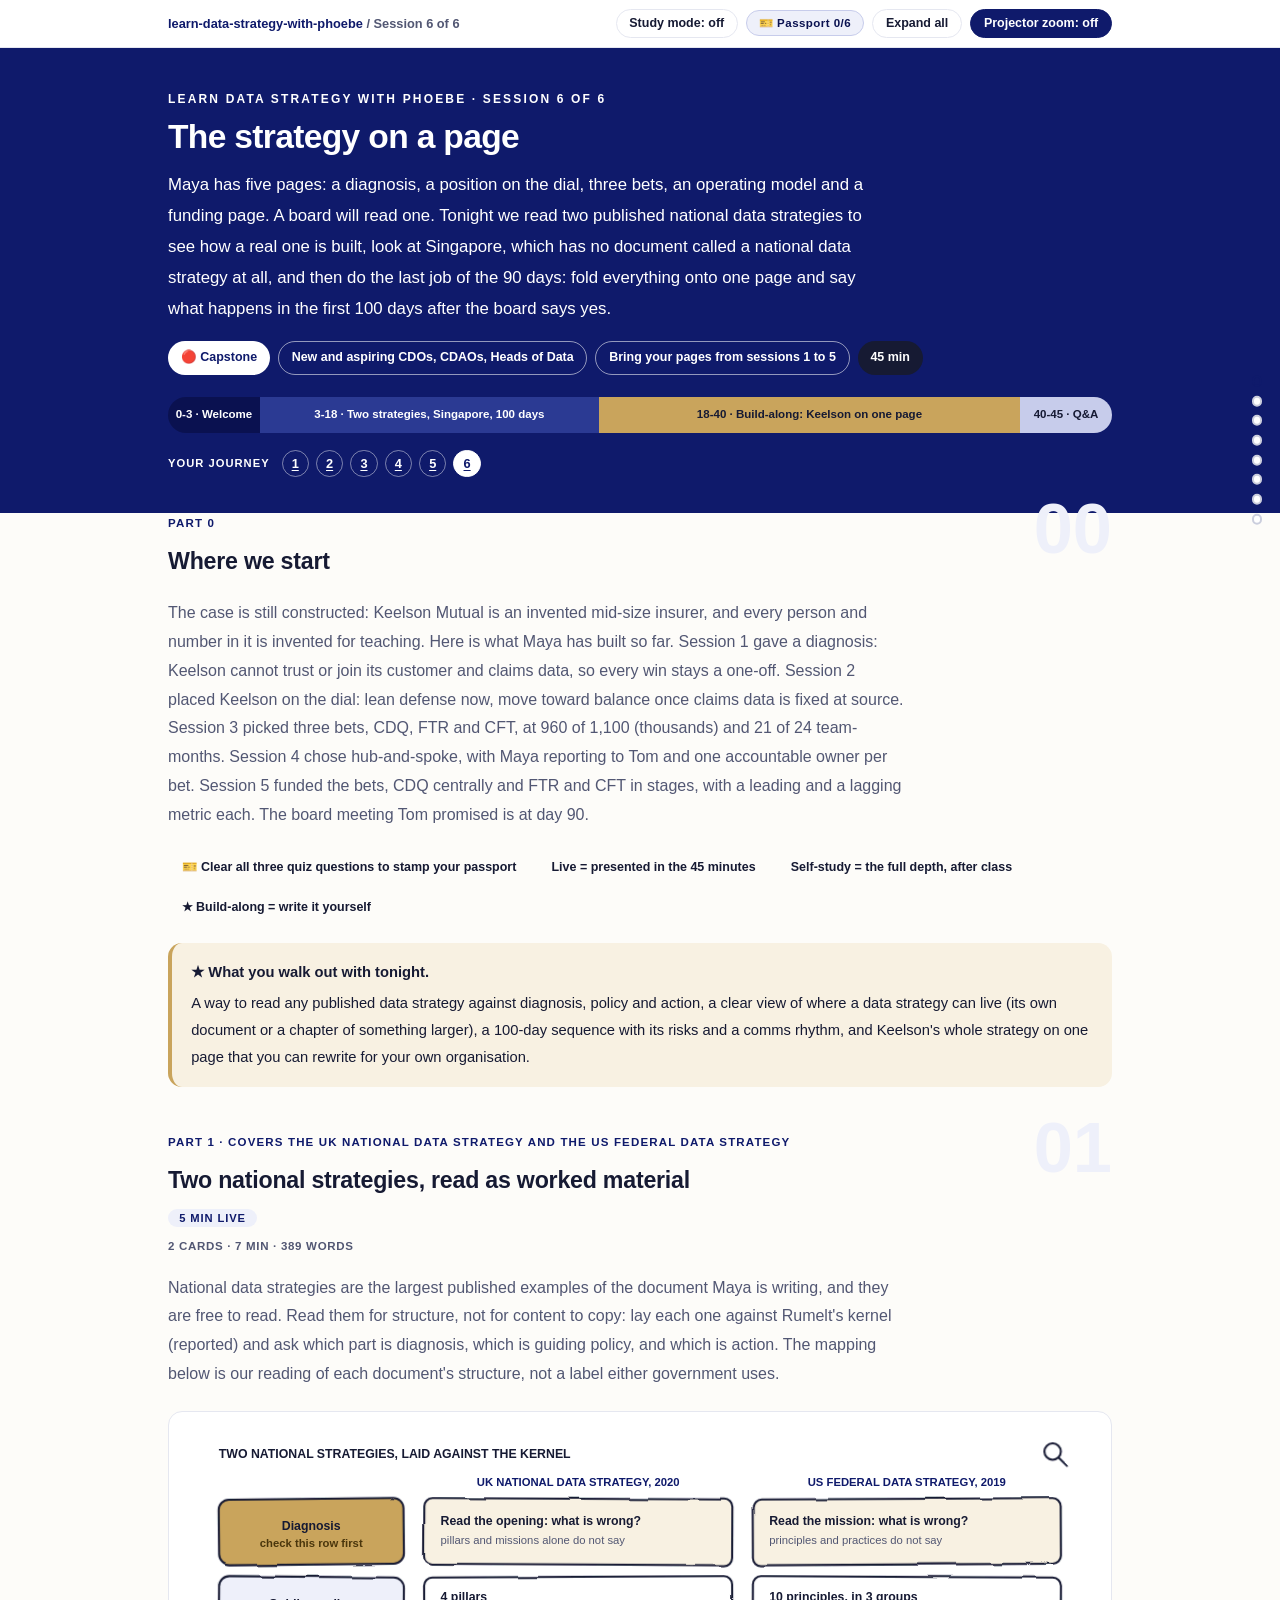
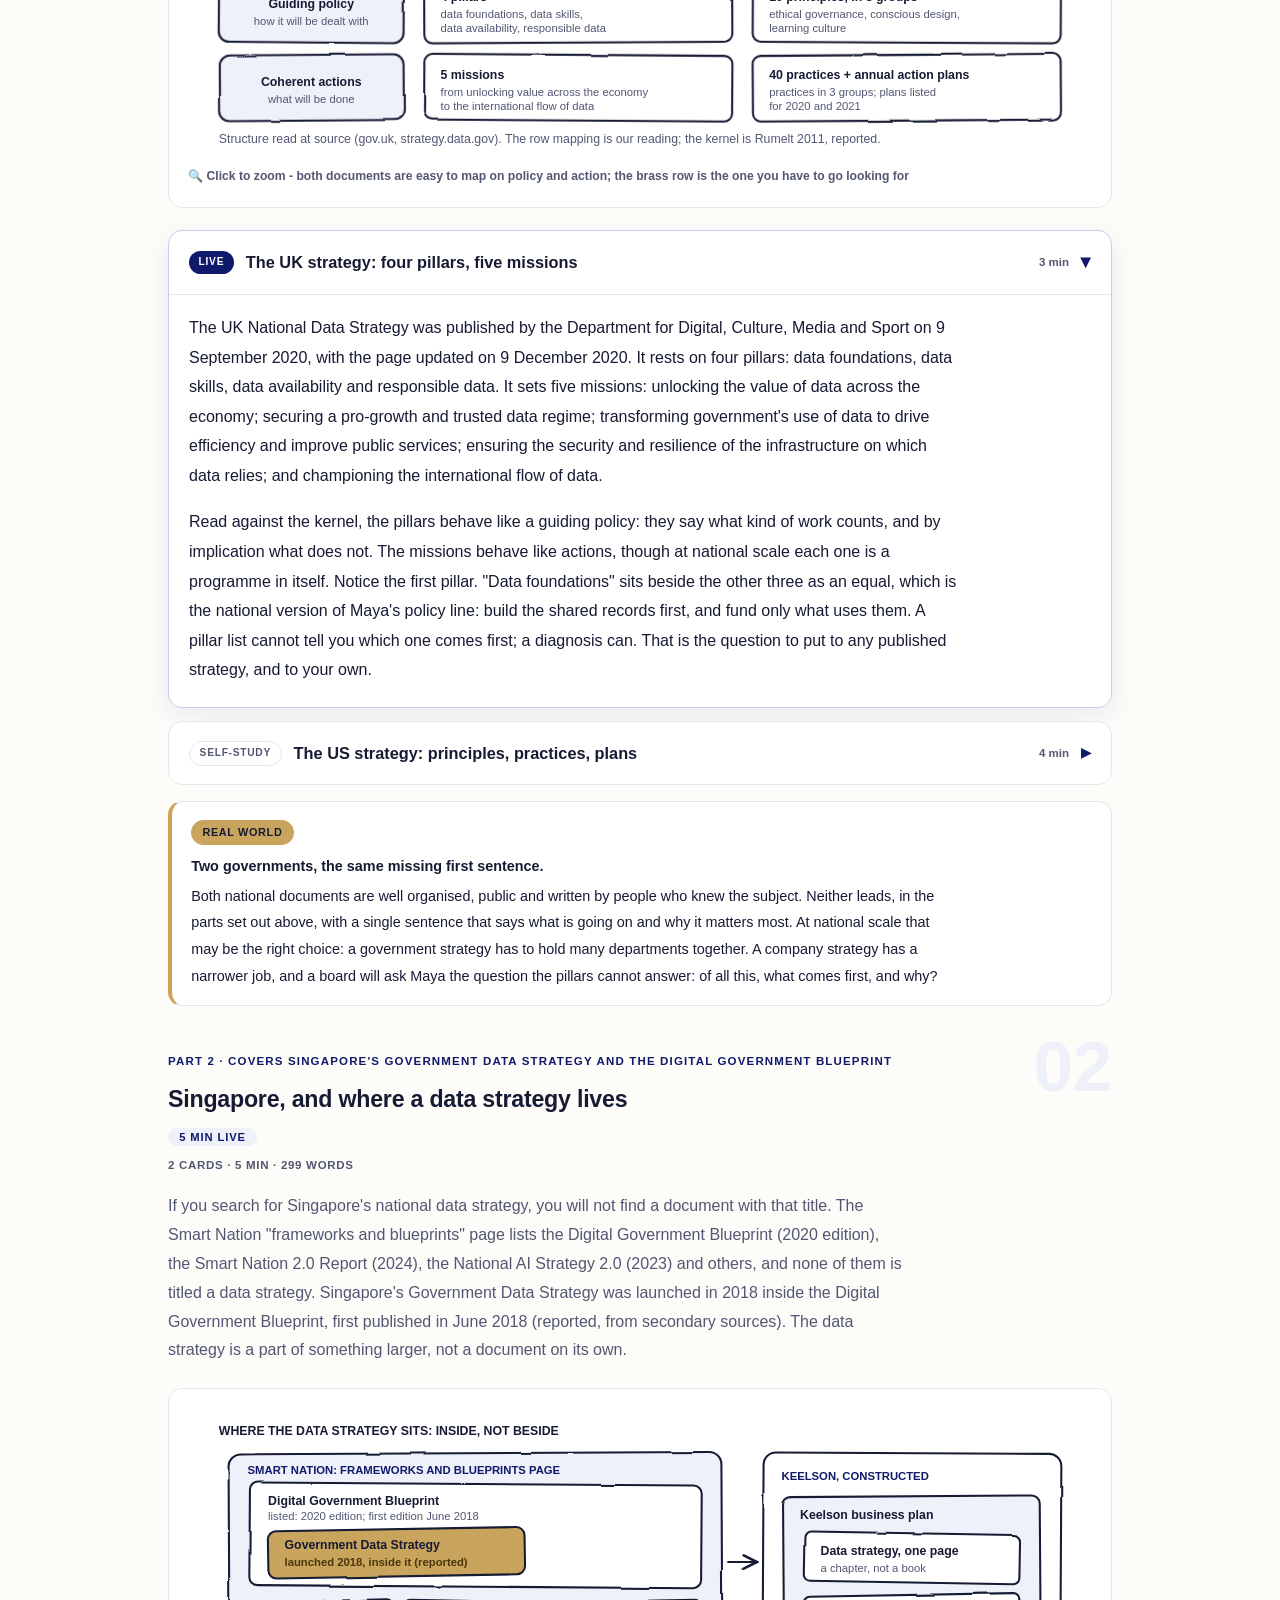
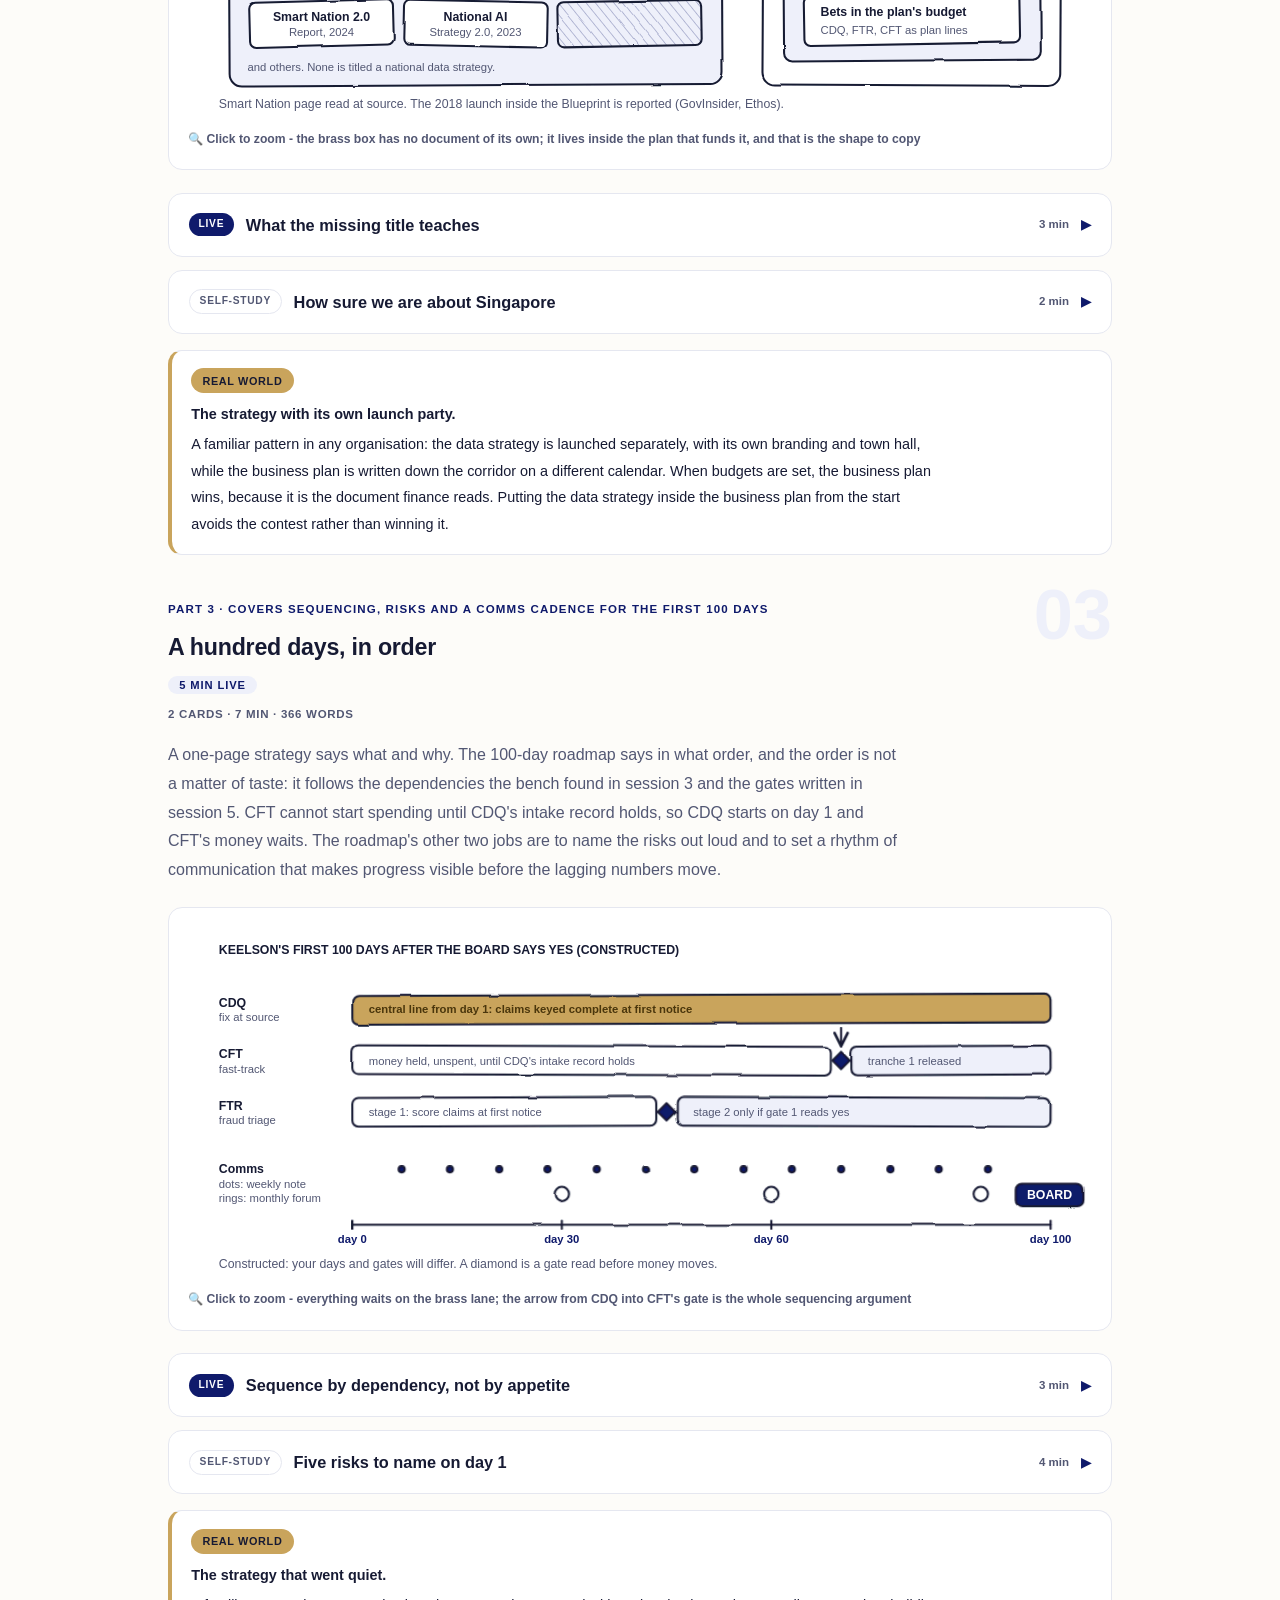
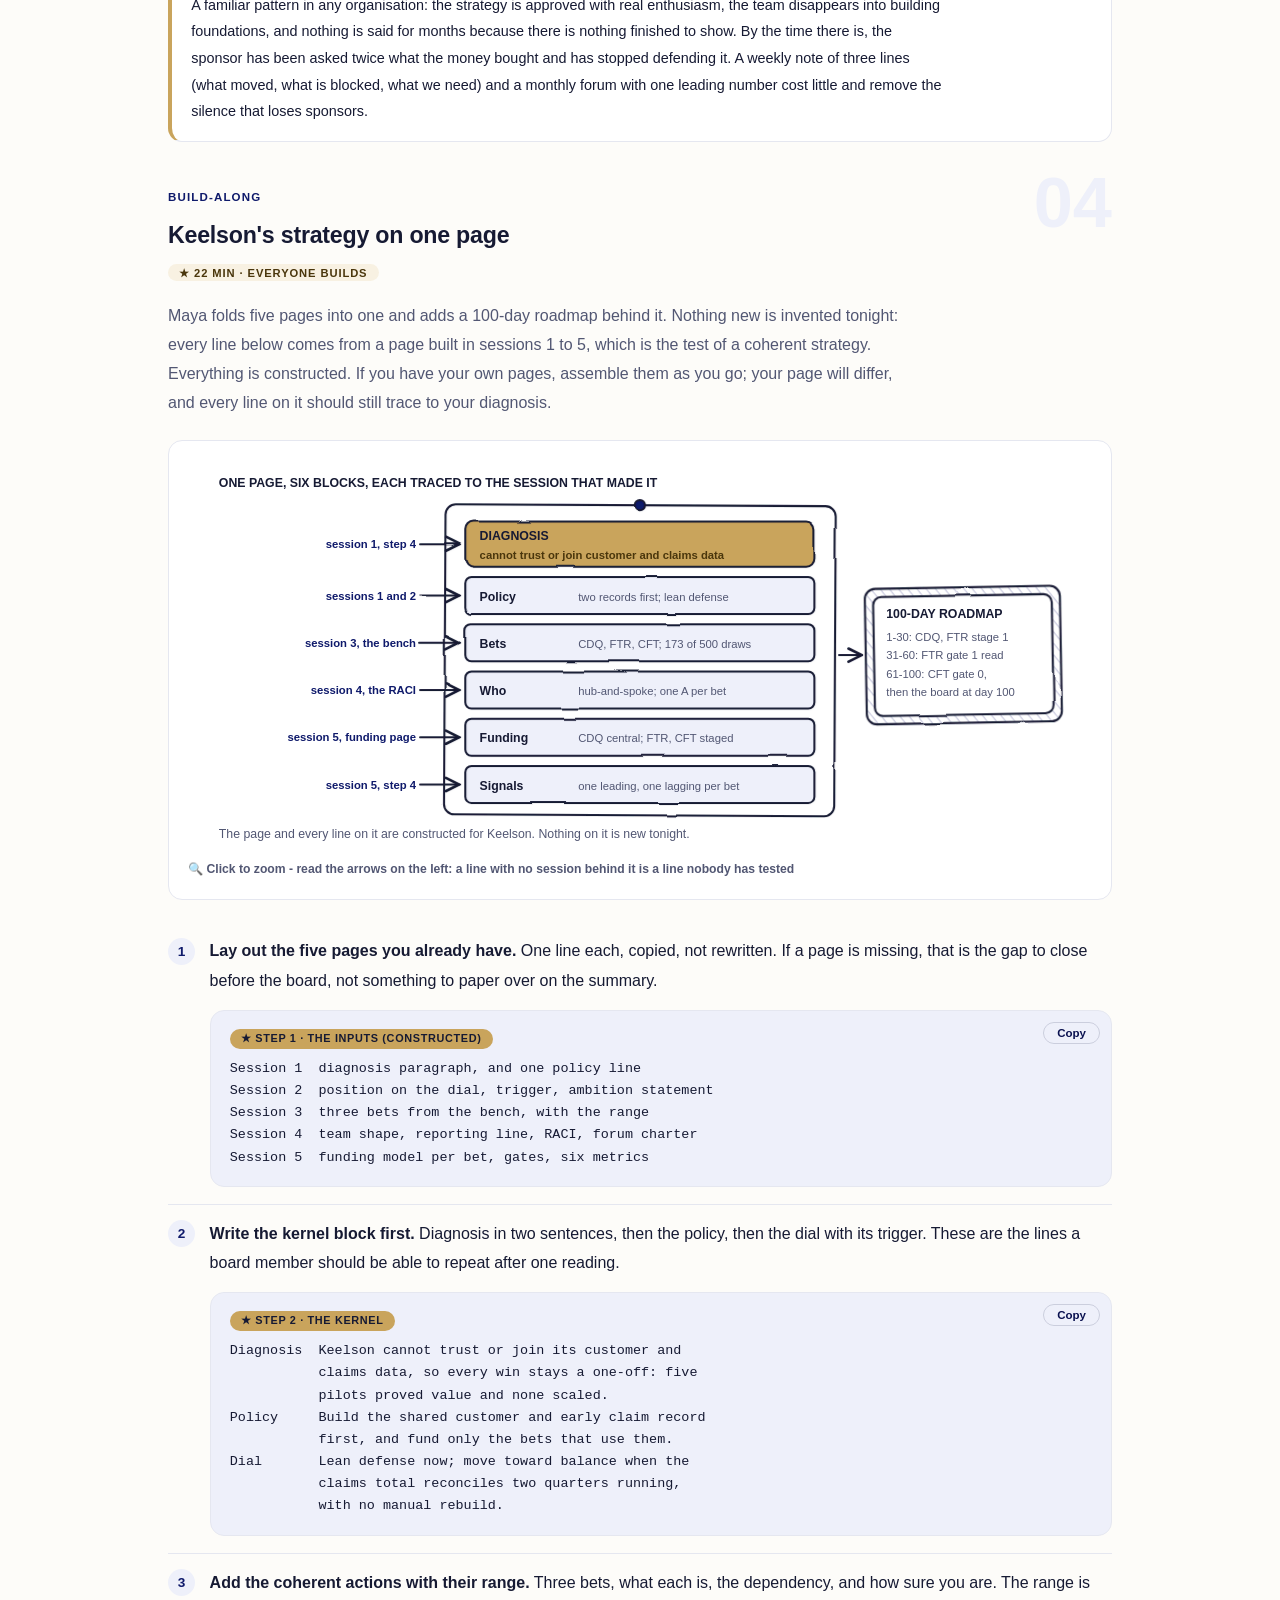
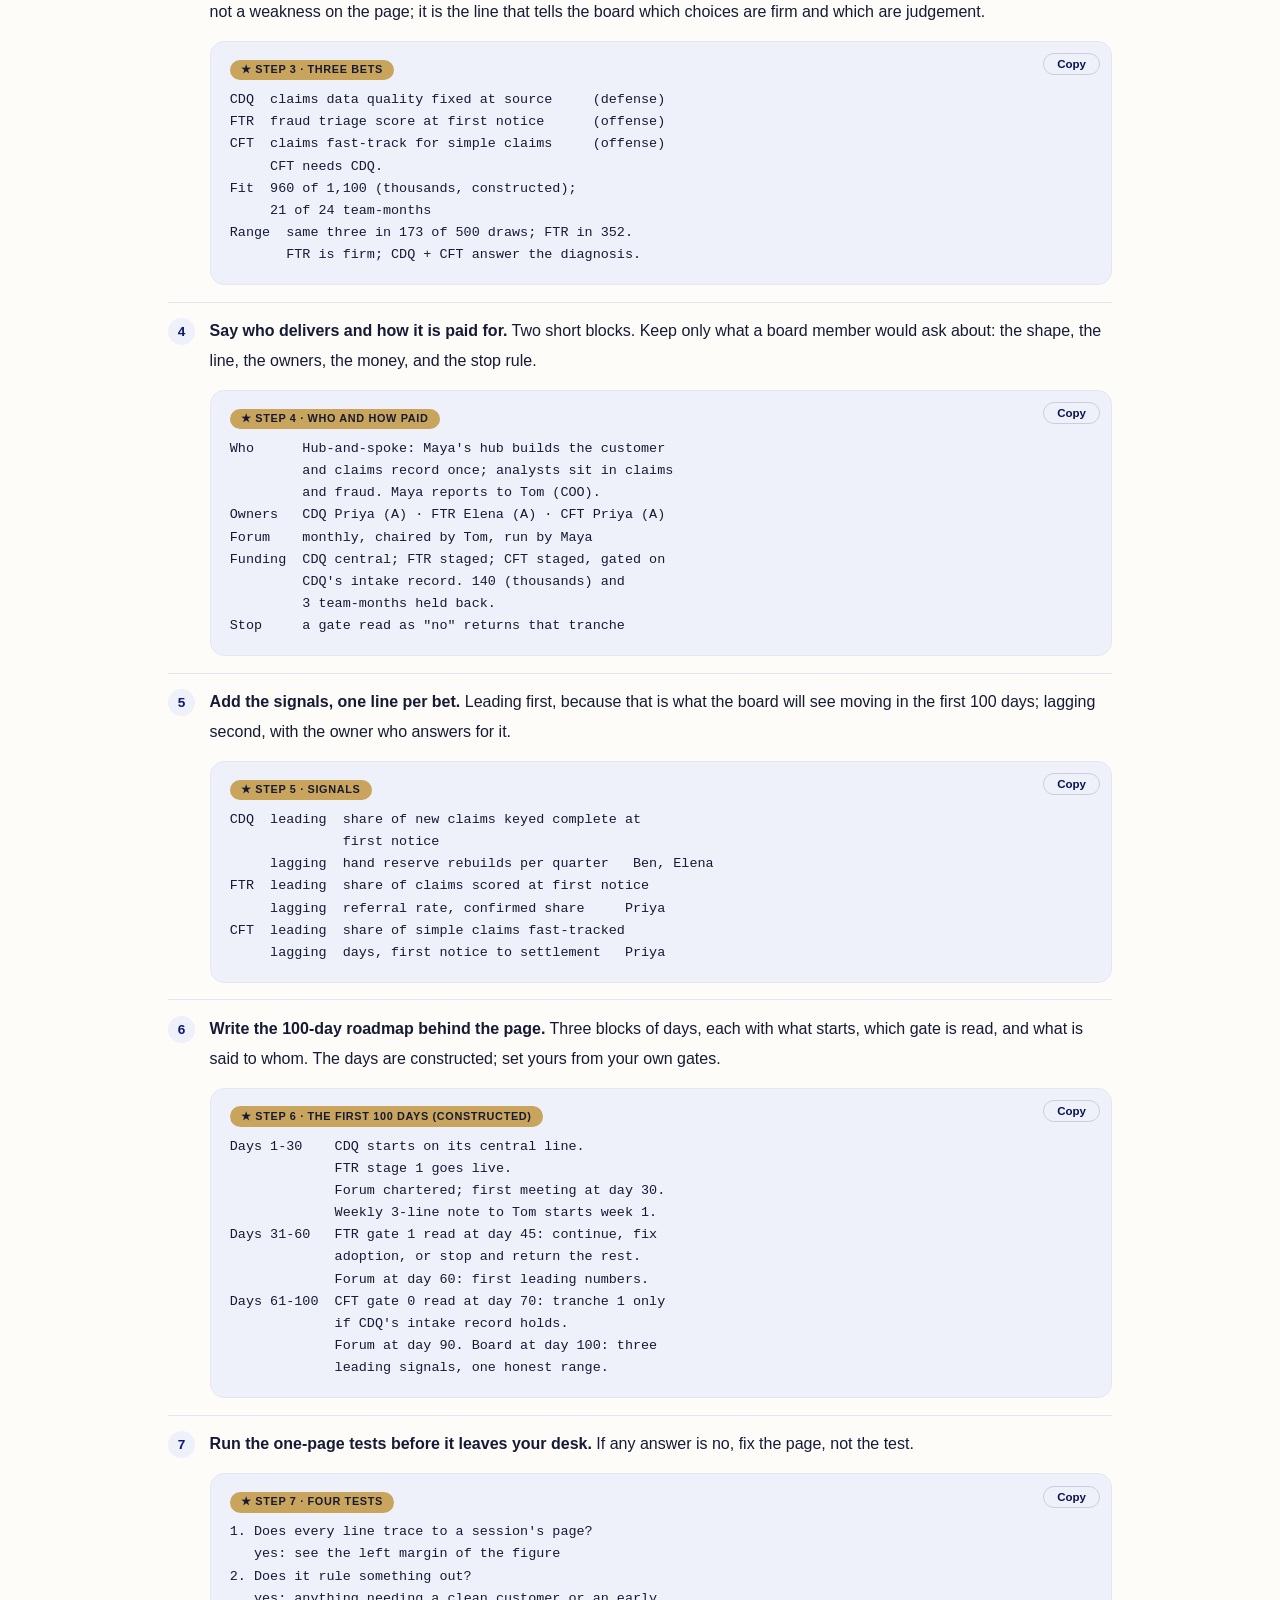
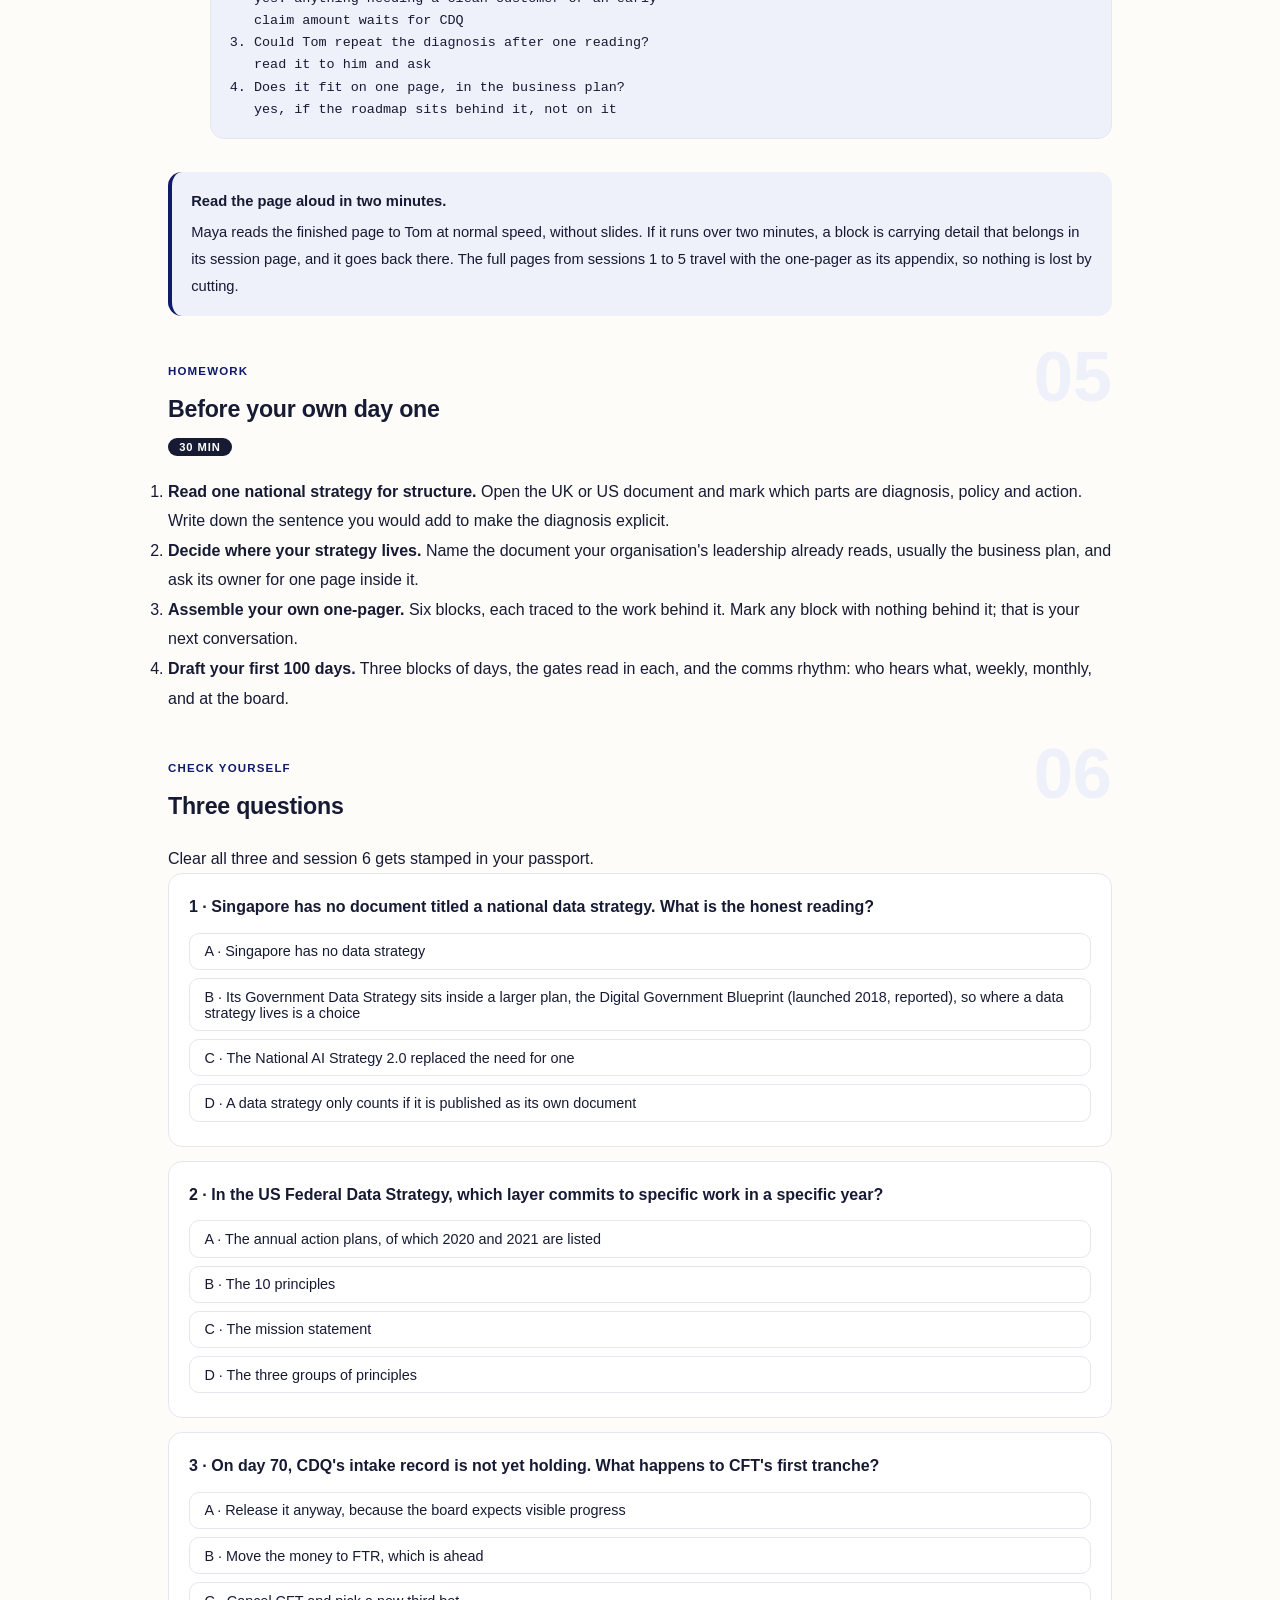
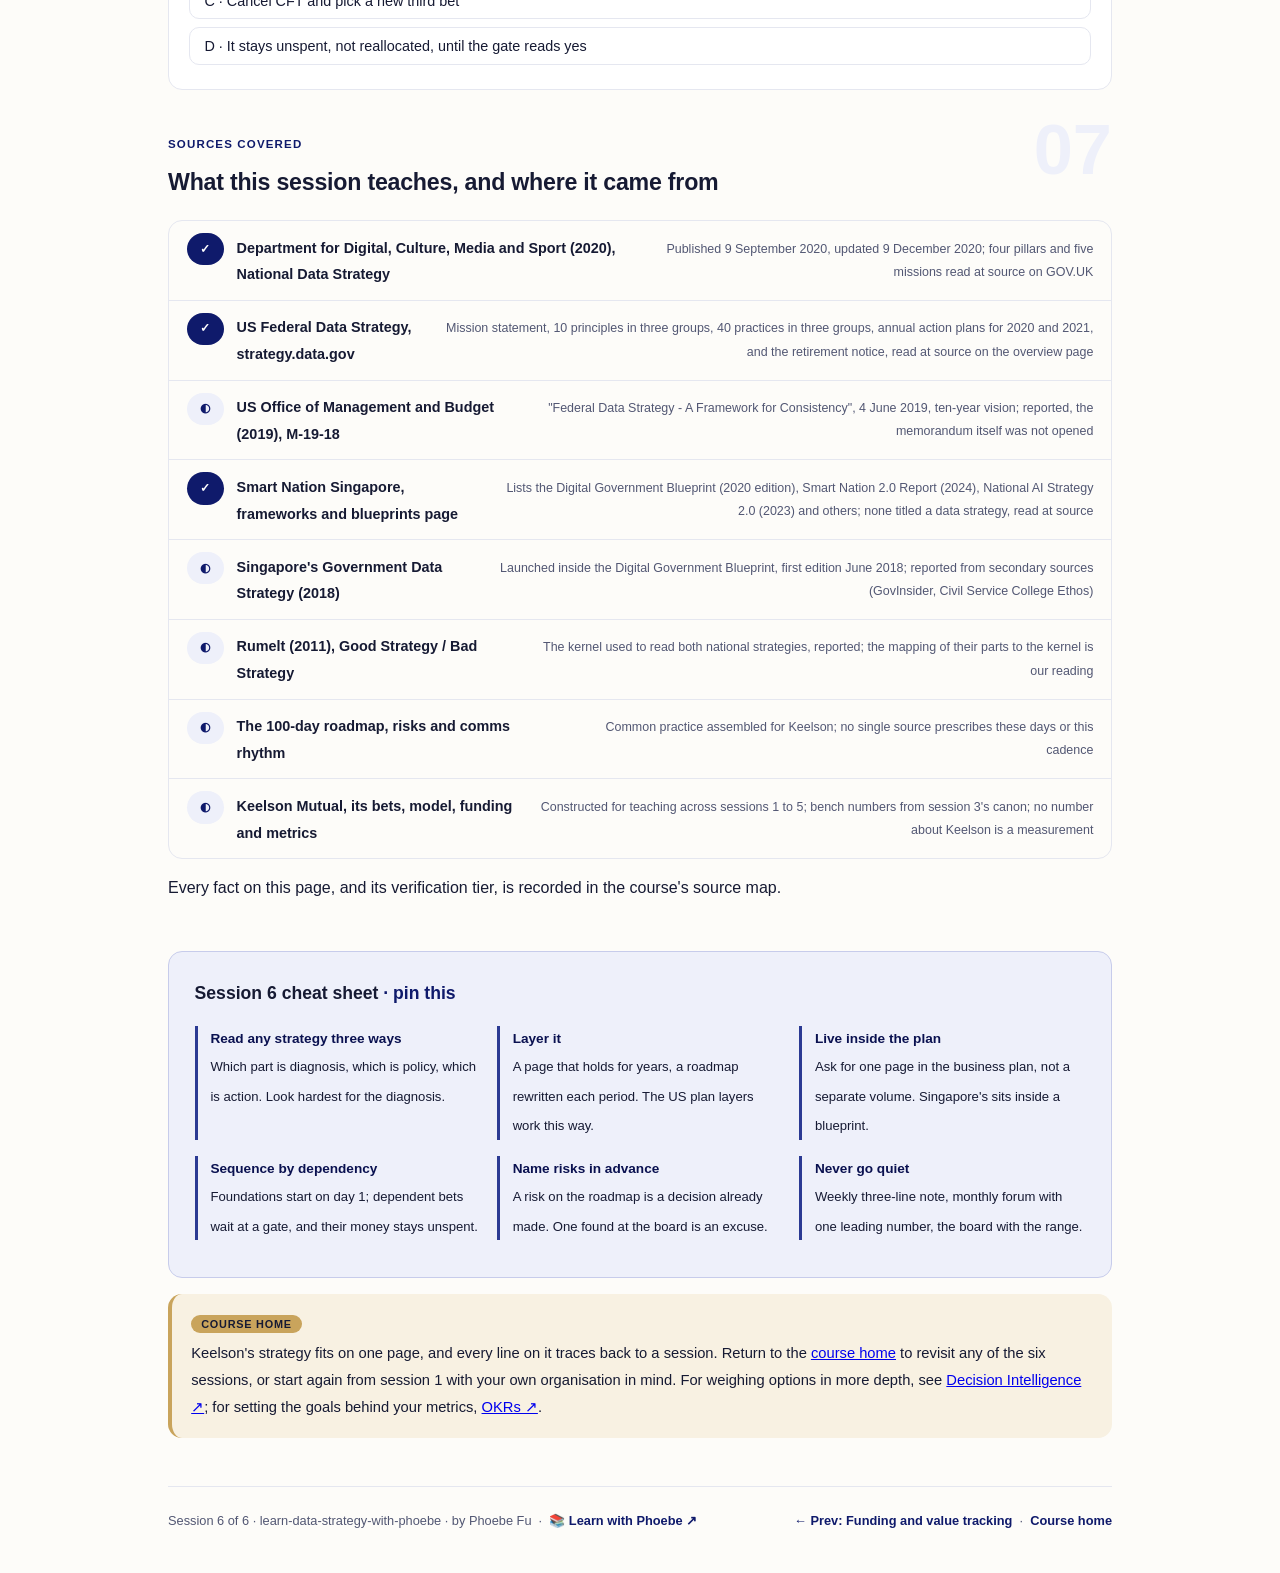
<file: courses/06-strategy-on-a-page.html>
<!DOCTYPE html>
<html lang="en">
<head>
<meta charset="UTF-8">
<meta name="viewport" content="width=device-width, initial-scale=1.0">
<!-- social:start -->
<meta name="description" content="Session 6 of 6. The UK and US national data strategies read as worked material, Singapore's data strategy living inside a wider blueprint, sequencing and a comms rhythm for the first 100 days, and Keelson Mutual's whole strategy assembled on one page with a 100-day roadmap.">
<meta property="og:type" content="article">
<meta property="og:site_name" content="Learn with Phoebe">
<meta property="og:title" content="The strategy on a page - learn data strategy with phoebe">
<meta property="og:description" content="Session 6 of 6. Read two national data strategies against the kernel, see where Singapore keeps its data strategy, then put Keelson's whole strategy on one page with a 100-day roadmap.">
<meta property="og:url" content="https://phoebefu6.github.io/learn-data-strategy-with-phoebe/courses/06-strategy-on-a-page.html">
<meta property="og:image" content="https://phoebefu6.github.io/learn-data-strategy-with-phoebe/assets/og-cover.png">
<meta property="og:image:width" content="1200">
<meta property="og:image:height" content="630">
<meta name="twitter:card" content="summary_large_image">
<meta name="twitter:title" content="The strategy on a page - learn data strategy with phoebe">
<meta name="twitter:description" content="Session 6 of 6. National data strategies as worked material, and a one-page strategy with a 100-day roadmap.">
<meta name="twitter:image" content="https://phoebefu6.github.io/learn-data-strategy-with-phoebe/assets/og-cover.png">
<!-- social:end -->
<title>Session 6 · The strategy on a page - learn data strategy with phoebe</title>
<link rel="stylesheet" href="../assets/style.css?v=3">
</head>
<body>

<div class="toolbar">
  <div class="wrap">
    <span class="crumb"><a href="../index.html">learn-data-strategy-with-phoebe</a> / Session 6 of 6</span>
    <button class="btn" id="toggle-all" type="button">Expand all</button>
    <button class="btn primary" id="zoom-toggle" type="button">Projector zoom: off</button>
  </div>
</div>

<header class="masthead">
  <div class="wrap">
    <div class="eyebrow">Learn Data Strategy with Phoebe · Session 6 of 6</div>
    <h1>The strategy <span class="accent">on a page</span></h1>
    <p class="sub">Maya has five pages: a diagnosis, a position on the dial, three bets, an operating model and a funding page. A board will read one. Tonight we read two published national data strategies to see how a real one is built, look at Singapore, which has no document called a national data strategy at all, and then do the last job of the 90 days: fold everything onto one page and say what happens in the first 100 days after the board says yes.</p>
    <div class="chip-row">
      <span class="chip level">🔴 Capstone</span>
      <span class="chip audience">New and aspiring CDOs, CDAOs, Heads of Data</span>
      <span class="chip audience">Bring your pages from sessions 1 to 5</span>
      <span class="chip time">45 min</span>
    </div>
    <div class="agenda">
      <span class="a1" style="flex:1">0-3 · Welcome</span>
      <span class="a2" style="flex:4">3-18 · Two strategies, Singapore, 100 days</span>
      <span class="a3" style="flex:5">18-40 · Build-along: Keelson on one page</span>
      <span class="a4" style="flex:1">40-45 · Q&amp;A</span>
    </div>
  </div>
</header>

<main class="wrap">

  <section class="section" id="intro">
    <div class="section-kicker">
      <span class="klabel">Part 0</span>
      <h2>Where we start</h2>
    </div>
    <p class="lede">The case is still constructed: Keelson Mutual is an invented mid-size insurer, and every person and number in it is invented for teaching. Here is what Maya has built so far. Session 1 gave a diagnosis: Keelson cannot trust or join its customer and claims data, so every win stays a one-off. Session 2 placed Keelson on the dial: lean defense now, move toward balance once claims data is fixed at source. Session 3 picked three bets, CDQ, FTR and CFT, at 960 of 1,100 (thousands) and 21 of 24 team-months. Session 4 chose hub-and-spoke, with Maya reporting to Tom and one accountable owner per bet. Session 5 funded the bets, CDQ centrally and FTR and CFT in stages, with a leading and a lagging metric each. The board meeting Tom promised is at day 90.</p>

    <div class="legend">
      <span class="pill">🎫 Clear all three quiz questions to stamp your passport</span>
      <span class="pill">Live = presented in the 45 minutes</span>
      <span class="pill">Self-study = the full depth, after class</span>
      <span class="pill">★ Build-along = write it yourself</span>
    </div>

    <div class="callout win">
      <p><strong>★ What you walk out with tonight.</strong> A way to read any published data strategy against diagnosis, policy and action, a clear view of where a data strategy can live (its own document or a chapter of something larger), a 100-day sequence with its risks and a comms rhythm, and Keelson's whole strategy on one page that you can rewrite for your own organisation.</p>
    </div>
  </section>

  <section class="section" id="part-1">
    <div class="section-kicker">
      <span class="klabel">Part 1 · covers the UK National Data Strategy and the US Federal Data Strategy</span>
      <h2>Two national strategies, read as worked material</h2>
      <span class="tag concept">5 min live</span>
    </div>
    <p class="lede">National data strategies are the largest published examples of the document Maya is writing, and they are free to read. Read them for structure, not for content to copy: lay each one against Rumelt's kernel (reported) and ask which part is diagnosis, which is guiding policy, and which is action. The mapping below is our reading of each document's structure, not a label either government uses.</p>

    <figure class="zoomable">
      <svg viewBox="0 0 880 316" xmlns="http://www.w3.org/2000/svg" role="img" aria-label="A grid with three rows and two columns. Rows are Rumelt's diagnosis, guiding policy and coherent actions; the diagnosis row is highlighted in brass. Columns are the UK National Data Strategy of 2020 and the US Federal Data Strategy of 2019. Diagnosis: for both, read the opening and ask what it says is wrong, because pillars, principles and practices do not say it. Guiding policy: the UK's four pillars, data foundations, skills, availability and responsible data; the US's ten principles in three groups, ethical governance, conscious design and learning culture. Coherent actions: the UK's five missions; the US's 40 practices and annual action plans, listed for 2020 and 2021.">
        <defs>
          <filter id="f6aSk" x="-3%" y="-3%" width="106%" height="106%"><feTurbulence type="fractalNoise" baseFrequency="0.02" numOctaves="2" seed="61" result="n"/><feDisplacementMap in="SourceGraphic" in2="n" scale="2.4" xChannelSelector="R" yChannelSelector="G"/></filter>
          <pattern id="f6aHc" patternUnits="userSpaceOnUse" width="7" height="7" patternTransform="rotate(-38)"><line x1="0" y1="0" x2="0" y2="7" stroke="#0F1A6B" stroke-width="1" opacity=".5"/></pattern>
          <marker id="f6aAr" viewBox="0 0 10 10" refX="9" refY="5" markerWidth="8" markerHeight="8" orient="auto"><path d="M1 1 L9 5 L1 9" fill="none" stroke="#161A33" stroke-width="1.6" stroke-linecap="round"/></marker>
        </defs>
        <style>
          .f6aH { font: 800 12px Inter, sans-serif; fill: #161A33; }
          .f6aL { font: 600 12px Inter, sans-serif; fill: #161A33; }
          .f6aS { font: 400 11px Inter, sans-serif; fill: #525773; }
          .f6aB { font: 800 11px Inter, sans-serif; fill: #4A360C; }
          .f6aA { font: 700 11px Inter, sans-serif; fill: #0F1A6B; }
          .f6aN { font: 400 12px Inter, sans-serif; fill: #525773; }
        </style>

        <text class="f6aH" x="30" y="26">TWO NATIONAL STRATEGIES, LAID AGAINST THE KERNEL</text>

        <g filter="url(#f6aSk)" fill="none" stroke="#161A33" stroke-width="2" stroke-linecap="round" stroke-linejoin="round">
          <circle cx="842" cy="20" r="8" fill="#FFFFFF"/>
          <path d="M848 26 L856 34"/>
          <rect x="30" y="66" width="180" height="64" rx="10" transform="rotate(-0.6 120 98)" fill="#C9A45C"/>
          <rect x="30" y="142" width="180" height="64" rx="10" transform="rotate(0.5 120 174)" fill="#EEF0FA"/>
          <rect x="30" y="218" width="180" height="64" rx="10" transform="rotate(-0.4 120 250)" fill="#EEF0FA"/>
          <rect x="230" y="66" width="300" height="64" rx="8" transform="rotate(0.3 380 98)" fill="#F8F1E2"/>
          <rect x="550" y="66" width="300" height="64" rx="8" transform="rotate(-0.3 700 98)" fill="#F8F1E2"/>
          <rect x="230" y="142" width="300" height="64" rx="8" transform="rotate(-0.3 380 174)" fill="#FFFFFF"/>
          <rect x="550" y="142" width="300" height="64" rx="8" transform="rotate(0.3 700 174)" fill="#FFFFFF"/>
          <rect x="230" y="218" width="300" height="64" rx="8" transform="rotate(0.4 380 250)" fill="#FFFFFF"/>
          <rect x="550" y="218" width="300" height="64" rx="8" transform="rotate(-0.4 700 250)" fill="#FFFFFF"/>
        </g>

        <text class="f6aA" x="380" y="54" text-anchor="middle">UK NATIONAL DATA STRATEGY, 2020</text>
        <text class="f6aA" x="700" y="54" text-anchor="middle">US FEDERAL DATA STRATEGY, 2019</text>

        <text class="f6aH" x="120" y="96" text-anchor="middle">Diagnosis</text>
        <text class="f6aB" x="120" y="113" text-anchor="middle">check this row first</text>
        <text class="f6aL" x="120" y="172" text-anchor="middle">Guiding policy</text>
        <text class="f6aS" x="120" y="189" text-anchor="middle">how it will be dealt with</text>
        <text class="f6aL" x="120" y="248" text-anchor="middle">Coherent actions</text>
        <text class="f6aS" x="120" y="265" text-anchor="middle">what will be done</text>

        <text class="f6aL" x="246" y="92">Read the opening: what is wrong?</text>
        <text class="f6aS" x="246" y="110">pillars and missions alone do not say</text>
        <text class="f6aL" x="566" y="92">Read the mission: what is wrong?</text>
        <text class="f6aS" x="566" y="110">principles and practices do not say</text>

        <text class="f6aL" x="246" y="166">4 pillars</text>
        <text class="f6aS" x="246" y="182">data foundations, data skills,</text>
        <text class="f6aS" x="246" y="196">data availability, responsible data</text>
        <text class="f6aL" x="566" y="166">10 principles, in 3 groups</text>
        <text class="f6aS" x="566" y="182">ethical governance, conscious design,</text>
        <text class="f6aS" x="566" y="196">learning culture</text>

        <text class="f6aL" x="246" y="242">5 missions</text>
        <text class="f6aS" x="246" y="258">from unlocking value across the economy</text>
        <text class="f6aS" x="246" y="272">to the international flow of data</text>
        <text class="f6aL" x="566" y="242">40 practices + annual action plans</text>
        <text class="f6aS" x="566" y="258">practices in 3 groups; plans listed</text>
        <text class="f6aS" x="566" y="272">for 2020 and 2021</text>

        <text class="f6aN" x="30" y="304">Structure read at source (gov.uk, strategy.data.gov). The row mapping is our reading; the kernel is Rumelt 2011, reported.</text>
      </svg>
      <figcaption>🔍 Click to zoom - both documents are easy to map on policy and action; the brass row is the one you have to go looking for</figcaption>
    </figure>

    <details class="card" open>
      <summary><span class="mode live">Live</span>The UK strategy: four pillars, five missions<span class="mini">3 min</span><span class="caret">▶</span></summary>
      <div class="body">
        <p>The UK National Data Strategy was published by the Department for Digital, Culture, Media and Sport on 9 September 2020, with the page updated on 9 December 2020. It rests on four pillars: data foundations, data skills, data availability and responsible data. It sets five missions: unlocking the value of data across the economy; securing a pro-growth and trusted data regime; transforming government's use of data to drive efficiency and improve public services; ensuring the security and resilience of the infrastructure on which data relies; and championing the international flow of data.</p>
        <p>Read against the kernel, the pillars behave like a guiding policy: they say what kind of work counts, and by implication what does not. The missions behave like actions, though at national scale each one is a programme in itself. Notice the first pillar. "Data foundations" sits beside the other three as an equal, which is the national version of Maya's policy line: build the shared records first, and fund only what uses them. A pillar list cannot tell you which one comes first; a diagnosis can. That is the question to put to any published strategy, and to your own.</p>
      </div>
    </details>

    <details class="card">
      <summary><span class="mode self">Self-study</span>The US strategy: principles, practices, plans<span class="mini">4 min</span><span class="caret">▶</span></summary>
      <div class="body">
        <p>The US Federal Data Strategy, as its own overview page sets it out, has a mission statement, 10 principles in three groups (ethical governance, conscious design, learning culture), 40 practices in three groups (culture, practices 1 to 10; governing, managing and protecting data, 11 to 26; efficient and appropriate use, 27 to 40), and annual action plans, of which 2020 and 2021 are listed. It was issued as OMB memorandum M-19-18, "Federal Data Strategy - A Framework for Consistency", on 4 June 2019, with a ten-year vision (reported: the memorandum itself was not opened for this page).</p>
        <p>The useful part for a CDO is the layering. Principles change rarely, practices are a stable menu, and the action plan is the only layer that commits to doing specific things in a specific year. That is a sound shape for a company too: a one-page strategy that holds for two or three years, and a roadmap that is rewritten each period. One more lesson sits on the site itself, which says it is being retired to resources.data.gov. Strategies have a shelf life; write yours expecting the action layer to be replaced and the diagnosis to be checked again.</p>
      </div>
    </details>

    <div class="callout example">
      <span class="ex-pill">Real world</span>
      <p><strong>Two governments, the same missing first sentence.</strong> Both national documents are well organised, public and written by people who knew the subject. Neither leads, in the parts set out above, with a single sentence that says what is going on and why it matters most. At national scale that may be the right choice: a government strategy has to hold many departments together. A company strategy has a narrower job, and a board will ask Maya the question the pillars cannot answer: of all this, what comes first, and why?</p>
    </div>
  </section>

  <section class="section" id="part-2">
    <div class="section-kicker">
      <span class="klabel">Part 2 · covers Singapore's Government Data Strategy and the Digital Government Blueprint</span>
      <h2>Singapore, and where a data strategy lives</h2>
      <span class="tag concept">5 min live</span>
    </div>
    <p class="lede">If you search for Singapore's national data strategy, you will not find a document with that title. The Smart Nation "frameworks and blueprints" page lists the Digital Government Blueprint (2020 edition), the Smart Nation 2.0 Report (2024), the National AI Strategy 2.0 (2023) and others, and none of them is titled a data strategy. Singapore's Government Data Strategy was launched in 2018 inside the Digital Government Blueprint, first published in June 2018 (reported, from secondary sources). The data strategy is a part of something larger, not a document on its own.</p>

    <figure class="zoomable">
      <svg viewBox="0 0 880 302" xmlns="http://www.w3.org/2000/svg" role="img" aria-label="Left panel: the Smart Nation frameworks and blueprints page. It lists the Digital Government Blueprint, 2020 edition, first published June 2018, which contains the Government Data Strategy launched in 2018, highlighted in brass and marked reported. Below it, the Smart Nation 2.0 Report of 2024, the National AI Strategy 2.0 of 2023, and others; none is titled a national data strategy. An arrow leads to the right panel, constructed for Keelson: the data strategy page sits inside Keelson's business plan, and its bets sit in the plan's budget.">
        <defs>
          <filter id="f6bSk" x="-3%" y="-3%" width="106%" height="106%"><feTurbulence type="fractalNoise" baseFrequency="0.02" numOctaves="2" seed="67" result="n"/><feDisplacementMap in="SourceGraphic" in2="n" scale="2.4" xChannelSelector="R" yChannelSelector="G"/></filter>
          <pattern id="f6bHc" patternUnits="userSpaceOnUse" width="7" height="7" patternTransform="rotate(-38)"><line x1="0" y1="0" x2="0" y2="7" stroke="#0F1A6B" stroke-width="1" opacity=".5"/></pattern>
          <marker id="f6bAr" viewBox="0 0 10 10" refX="9" refY="5" markerWidth="8" markerHeight="8" orient="auto"><path d="M1 1 L9 5 L1 9" fill="none" stroke="#161A33" stroke-width="1.6" stroke-linecap="round"/></marker>
        </defs>
        <style>
          .f6bH { font: 800 12px Inter, sans-serif; fill: #161A33; }
          .f6bL { font: 600 12px Inter, sans-serif; fill: #161A33; }
          .f6bS { font: 400 11px Inter, sans-serif; fill: #525773; }
          .f6bB { font: 800 11px Inter, sans-serif; fill: #4A360C; }
          .f6bA { font: 700 11px Inter, sans-serif; fill: #0F1A6B; }
          .f6bN { font: 400 12px Inter, sans-serif; fill: #525773; }
        </style>

        <text class="f6bH" x="30" y="26">WHERE THE DATA STRATEGY SITS: INSIDE, NOT BESIDE</text>

        <g filter="url(#f6bSk)" fill="none" stroke="#161A33" stroke-width="2" stroke-linecap="round" stroke-linejoin="round">
          <rect x="40" y="44" width="480" height="226" rx="12" transform="rotate(-0.3 280 157)" fill="#EEF0FA"/>
          <rect x="60" y="74" width="440" height="100" rx="8" transform="rotate(0.4 280 124)" fill="#FFFFFF"/>
          <rect x="78" y="118" width="250" height="46" rx="8" transform="rotate(-1 203 141)" fill="#C9A45C"/>
          <rect x="60" y="188" width="140" height="44" rx="6" transform="rotate(-1.5 130 210)" fill="#FFFFFF"/>
          <rect x="210" y="188" width="140" height="44" rx="6" transform="rotate(1.2 280 210)" fill="#FFFFFF"/>
          <rect x="360" y="188" width="140" height="44" rx="6" transform="rotate(-1 430 210)" fill="url(#f6bHc)"/>
          <path d="M526 150 L554 150" marker-end="url(#f6bAr)"/>
          <rect x="560" y="44" width="290" height="226" rx="12" transform="rotate(0.3 705 157)" fill="#FFFFFF"/>
          <rect x="580" y="86" width="250" height="160" rx="8" transform="rotate(-0.4 705 166)" fill="#EEF0FA"/>
          <rect x="600" y="122" width="210" height="48" rx="6" transform="rotate(1 705 146)" fill="#FFFFFF"/>
          <rect x="600" y="182" width="210" height="48" rx="6" transform="rotate(-1 705 206)" fill="#FFFFFF"/>
        </g>

        <text class="f6bA" x="58" y="64">SMART NATION: FRAMEWORKS AND BLUEPRINTS PAGE</text>
        <text class="f6bL" x="78" y="94">Digital Government Blueprint</text>
        <text class="f6bS" x="78" y="109">listed: 2020 edition; first edition June 2018</text>
        <text class="f6bH" x="94" y="137">Government Data Strategy</text>
        <text class="f6bB" x="94" y="154">launched 2018, inside it (reported)</text>
        <text class="f6bL" x="130" y="207" text-anchor="middle">Smart Nation 2.0</text>
        <text class="f6bS" x="130" y="222" text-anchor="middle">Report, 2024</text>
        <text class="f6bL" x="280" y="207" text-anchor="middle">National AI</text>
        <text class="f6bS" x="280" y="222" text-anchor="middle">Strategy 2.0, 2023</text>
        <text class="f6bS" x="58" y="256">and others. None is titled a national data strategy.</text>

        <text class="f6bA" x="578" y="70">KEELSON, CONSTRUCTED</text>
        <text class="f6bL" x="596" y="108">Keelson business plan</text>
        <text class="f6bL" x="616" y="143">Data strategy, one page</text>
        <text class="f6bS" x="616" y="160">a chapter, not a book</text>
        <text class="f6bL" x="616" y="203">Bets in the plan's budget</text>
        <text class="f6bS" x="616" y="220">CDQ, FTR, CFT as plan lines</text>

        <text class="f6bN" x="30" y="292">Smart Nation page read at source. The 2018 launch inside the Blueprint is reported (GovInsider, Ethos).</text>
      </svg>
      <figcaption>🔍 Click to zoom - the brass box has no document of its own; it lives inside the plan that funds it, and that is the shape to copy</figcaption>
    </figure>

    <details class="card">
      <summary><span class="mode live">Live</span>What the missing title teaches<span class="mini">3 min</span><span class="caret">▶</span></summary>
      <div class="body">
        <p>A search that finds no "national data strategy" for Singapore does not mean Singapore has no data strategy. It means the data strategy was written as part of the government's digital plan, beside the services it was meant to improve. That placement has a practical effect a new CDO can use: a data strategy inside the business plan is funded, reviewed and replaced on the business plan's cycle, so it cannot quietly drift away from the decisions it serves.</p>
        <p>The alternative, a standalone data strategy, is easier to write and easier to ignore. It gets its own launch, its own deck and its own review, and a year later nobody outside the data team can name a decision it changed. For Keelson, Maya asks Tom for one page inside the business plan Tom takes to the board, not a separate volume. Her three bets then appear as lines in the plan's own budget, which is also where session 5's gates are read.</p>
      </div>
    </details>

    <details class="card">
      <summary><span class="mode self">Self-study</span>How sure we are about Singapore<span class="mini">2 min</span><span class="caret">▶</span></summary>
      <div class="body">
        <p>Two different tiers sit in Part 2. The list of documents on the Smart Nation frameworks and blueprints page, and the fact that none is titled a data strategy, were read on that page. The 2018 launch of the Government Data Strategy inside the first Digital Government Blueprint comes from secondary reporting (GovInsider and the Civil Service College's Ethos), so it is stated here as reported. If you cite it in a board paper, cite it the same way, or open the Blueprint yourself first.</p>
        <p>The broader lesson does not depend on the date. Wherever a data strategy is written, the test is the same one from session 1: does it name what is going on, and does it rule anything out? A chapter that does both is worth more than a standalone volume that does neither.</p>
      </div>
    </details>

    <div class="callout example">
      <span class="ex-pill">Real world</span>
      <p><strong>The strategy with its own launch party.</strong> A familiar pattern in any organisation: the data strategy is launched separately, with its own branding and town hall, while the business plan is written down the corridor on a different calendar. When budgets are set, the business plan wins, because it is the document finance reads. Putting the data strategy inside the business plan from the start avoids the contest rather than winning it.</p>
    </div>
  </section>

  <section class="section" id="part-3">
    <div class="section-kicker">
      <span class="klabel">Part 3 · covers sequencing, risks and a comms cadence for the first 100 days</span>
      <h2>A hundred days, in order</h2>
      <span class="tag concept">5 min live</span>
    </div>
    <p class="lede">A one-page strategy says what and why. The 100-day roadmap says in what order, and the order is not a matter of taste: it follows the dependencies the bench found in session 3 and the gates written in session 5. CFT cannot start spending until CDQ's intake record holds, so CDQ starts on day 1 and CFT's money waits. The roadmap's other two jobs are to name the risks out loud and to set a rhythm of communication that makes progress visible before the lagging numbers move.</p>

    <figure class="zoomable">
      <svg viewBox="0 0 880 342" xmlns="http://www.w3.org/2000/svg" role="img" aria-label="A 100-day timeline with four lanes. CDQ, highlighted in brass, runs on a central line from day 1, getting claims keyed complete at first notice; an arrow from it points down to CFT's gate at day 70. CFT's money is held and unspent until CDQ's intake record holds, then tranche 1 is released. FTR runs stage 1, scoring claims at first notice, to gate 1 at day 45, then stage 2 only if the gate reads yes. A comms lane shows weekly notes, a monthly forum at days 30, 60 and 90, and the board at day 100.">
        <defs>
          <filter id="f6cSk" x="-3%" y="-3%" width="106%" height="106%"><feTurbulence type="fractalNoise" baseFrequency="0.02" numOctaves="2" seed="71" result="n"/><feDisplacementMap in="SourceGraphic" in2="n" scale="2.4" xChannelSelector="R" yChannelSelector="G"/></filter>
          <pattern id="f6cHc" patternUnits="userSpaceOnUse" width="7" height="7" patternTransform="rotate(-38)"><line x1="0" y1="0" x2="0" y2="7" stroke="#0F1A6B" stroke-width="1" opacity=".5"/></pattern>
          <marker id="f6cAr" viewBox="0 0 10 10" refX="9" refY="5" markerWidth="8" markerHeight="8" orient="auto"><path d="M1 1 L9 5 L1 9" fill="none" stroke="#161A33" stroke-width="1.6" stroke-linecap="round"/></marker>
        </defs>
        <style>
          .f6cH { font: 800 12px Inter, sans-serif; fill: #161A33; }
          .f6cL { font: 600 12px Inter, sans-serif; fill: #161A33; }
          .f6cS { font: 400 11px Inter, sans-serif; fill: #525773; }
          .f6cB { font: 800 11px Inter, sans-serif; fill: #4A360C; }
          .f6cW { font: 800 12px Inter, sans-serif; fill: #FFFFFF; }
          .f6cA { font: 700 11px Inter, sans-serif; fill: #0F1A6B; }
          .f6cN { font: 400 12px Inter, sans-serif; fill: #525773; }
        </style>

        <text class="f6cH" x="30" y="26">KEELSON'S FIRST 100 DAYS AFTER THE BOARD SAYS YES (CONSTRUCTED)</text>

        <g filter="url(#f6cSk)" fill="none" stroke="#161A33" stroke-width="2" stroke-linecap="round" stroke-linejoin="round">
          <rect x="160" y="66" width="680" height="28" rx="6" transform="rotate(-0.2 500 80)" fill="#C9A45C"/>
          <path d="M636 98 L636 116" marker-end="url(#f6cAr)"/>
          <rect x="160" y="116" width="466" height="28" rx="6" transform="rotate(0.2 393 130)" fill="#FFFFFF"/>
          <rect x="630" y="124" width="12" height="12" transform="rotate(45 636 130)" fill="#0F1A6B"/>
          <rect x="646" y="116" width="194" height="28" rx="6" transform="rotate(-0.3 743 130)" fill="#EEF0FA"/>
          <rect x="160" y="166" width="296" height="28" rx="6" transform="rotate(-0.2 308 180)" fill="#FFFFFF"/>
          <rect x="460" y="174" width="12" height="12" transform="rotate(45 466 180)" fill="#0F1A6B"/>
          <rect x="476" y="166" width="364" height="28" rx="6" transform="rotate(0.2 658 180)" fill="#EEF0FA"/>
          <circle cx="208" cy="236" r="3" fill="#0F1A6B"/>
          <circle cx="255" cy="236" r="3" fill="#0F1A6B"/>
          <circle cx="303" cy="236" r="3" fill="#0F1A6B"/>
          <circle cx="350" cy="236" r="3" fill="#0F1A6B"/>
          <circle cx="398" cy="236" r="3" fill="#0F1A6B"/>
          <circle cx="446" cy="236" r="3" fill="#0F1A6B"/>
          <circle cx="493" cy="236" r="3" fill="#0F1A6B"/>
          <circle cx="541" cy="236" r="3" fill="#0F1A6B"/>
          <circle cx="588" cy="236" r="3" fill="#0F1A6B"/>
          <circle cx="636" cy="236" r="3" fill="#0F1A6B"/>
          <circle cx="684" cy="236" r="3" fill="#0F1A6B"/>
          <circle cx="731" cy="236" r="3" fill="#0F1A6B"/>
          <circle cx="779" cy="236" r="3" fill="#0F1A6B"/>
          <circle cx="364" cy="260" r="7" fill="#FFFFFF"/>
          <circle cx="568" cy="260" r="7" fill="#FFFFFF"/>
          <circle cx="772" cy="260" r="7" fill="#FFFFFF"/>
          <rect x="806" y="250" width="66" height="22" rx="6" fill="#0F1A6B"/>
          <path d="M160 290 L840 290"/>
          <path d="M160 286 L160 294"/>
          <path d="M364 286 L364 294"/>
          <path d="M568 286 L568 294"/>
          <path d="M840 286 L840 294"/>
        </g>

        <text class="f6cL" x="30" y="78">CDQ</text>
        <text class="f6cS" x="30" y="92">fix at source</text>
        <text class="f6cL" x="30" y="128">CFT</text>
        <text class="f6cS" x="30" y="142">fast-track</text>
        <text class="f6cL" x="30" y="178">FTR</text>
        <text class="f6cS" x="30" y="192">fraud triage</text>
        <text class="f6cL" x="30" y="240">Comms</text>
        <text class="f6cS" x="30" y="254">dots: weekly note</text>
        <text class="f6cS" x="30" y="268">rings: monthly forum</text>

        <text class="f6cB" x="176" y="84">central line from day 1: claims keyed complete at first notice</text>
        <text class="f6cS" x="176" y="134">money held, unspent, until CDQ's intake record holds</text>
        <text class="f6cS" x="662" y="134">tranche 1 released</text>
        <text class="f6cS" x="176" y="184">stage 1: score claims at first notice</text>
        <text class="f6cS" x="492" y="184">stage 2 only if gate 1 reads yes</text>
        <text class="f6cW" x="839" y="265" text-anchor="middle">BOARD</text>

        <text class="f6cA" x="160" y="308" text-anchor="middle">day 0</text>
        <text class="f6cA" x="364" y="308" text-anchor="middle">day 30</text>
        <text class="f6cA" x="568" y="308" text-anchor="middle">day 60</text>
        <text class="f6cA" x="840" y="308" text-anchor="middle">day 100</text>

        <text class="f6cN" x="30" y="332">Constructed: your days and gates will differ. A diamond is a gate read before money moves.</text>
      </svg>
      <figcaption>🔍 Click to zoom - everything waits on the brass lane; the arrow from CDQ into CFT's gate is the whole sequencing argument</figcaption>
    </figure>

    <details class="card">
      <summary><span class="mode live">Live</span>Sequence by dependency, not by appetite<span class="mini">3 min</span><span class="caret">▶</span></summary>
      <div class="body">
        <p>Every sponsor wants the visible bet first. At Keelson that is CFT: simple claims settled faster is something a customer notices. The bench in session 3 already said why it cannot go first: greedy ranking could not take CFT before CDQ, and the exact search only reached CDQ, FTR and CFT because it scored them as a set with the dependency inside. The roadmap carries that forward in time. CDQ starts on day 1 on its central line, FTR starts in parallel because it does not wait on CDQ, and CFT's first tranche is released only when its gate reads CDQ's intake record as holding.</p>
        <p>That ordering also gives Tom something to show early. FTR's leading signal, the share of claims scored at first notice, can move within weeks, so the first monthly forum has a number on the table while CDQ is still underneath the floorboards. Plan the visible early signal deliberately; do not reorder the foundation to get one. The delivery mechanics, plans, dependencies and status reporting belong to the <a href="https://phoebefu6.github.io/learn-data-pmo-with-phoebe/">Data PMO course ↗</a>.</p>
      </div>
    </details>

    <details class="card">
      <summary><span class="mode self">Self-study</span>Five risks to name on day 1<span class="mini">4 min</span><span class="caret">▶</span></summary>
      <div class="body">
        <p>A risk written into the roadmap is a decision made in advance. A risk discovered at the board is an excuse. For Keelson, five risks follow directly from the earlier pages (all constructed):</p>
        <ul>
          <li><strong>CDQ slips.</strong> CFT waits longer. The gate already says what happens: CFT's money stays unspent, not reallocated, so nothing has to be renegotiated.</li>
          <li><strong>The definition fight.</strong> Priya and Ben disagree on when a claim counts as opened. Session 4's RACI and forum settle it: Priya decides for CDQ after hearing Ben, and the forum records the definition.</li>
          <li><strong>FTR scores, nobody uses them.</strong> The leading metric rises while referrals do not change. Session 5's wrong-way reading catches it: referral rate up and confirmed share down means the score is sending noise.</li>
          <li><strong>The range is forgotten.</strong> The same three bets survived 173 of 500 draws, with FTR in 352. Slots two and three are a judgement, and the roadmap should say so before someone else does.</li>
          <li><strong>The sponsor moves.</strong> Maya reports to Tom. If Tom leaves or the next wave of bets is mostly pricing and growth, session 4's trigger says to revisit the reporting line with the CEO.</li>
        </ul>
      </div>
    </details>

    <div class="callout example">
      <span class="ex-pill">Real world</span>
      <p><strong>The strategy that went quiet.</strong> A familiar pattern in any organisation: the strategy is approved with real enthusiasm, the team disappears into building foundations, and nothing is said for months because there is nothing finished to show. By the time there is, the sponsor has been asked twice what the money bought and has stopped defending it. A weekly note of three lines (what moved, what is blocked, what we need) and a monthly forum with one leading number cost little and remove the silence that loses sponsors.</p>
    </div>
  </section>

  <section class="section" id="demo-1">
    <div class="section-kicker">
      <span class="klabel">Build-along</span>
      <h2>Keelson's strategy on one page</h2>
      <span class="tag demo">★ 22 min · everyone builds</span>
    </div>
    <p class="lede">Maya folds five pages into one and adds a 100-day roadmap behind it. Nothing new is invented tonight: every line below comes from a page built in sessions 1 to 5, which is the test of a coherent strategy. Everything is constructed. If you have your own pages, assemble them as you go; your page will differ, and every line on it should still trace to your diagnosis.</p>

    <figure class="zoomable">
      <svg viewBox="0 0 880 378" xmlns="http://www.w3.org/2000/svg" role="img" aria-label="One page with six blocks, top to bottom: diagnosis, highlighted in brass, cannot trust or join customer and claims data; policy, two records first and lean defense; bets, CDQ, FTR and CFT, the same set in 173 of 500 draws; who, hub-and-spoke with one accountable owner per bet; funding, CDQ central and FTR and CFT staged; signals, one leading and one lagging metric per bet. On the left, each block is traced to the session that produced it. On the right, an arrow leads to a 100-day roadmap card.">
        <defs>
          <filter id="f6dSk" x="-3%" y="-3%" width="106%" height="106%"><feTurbulence type="fractalNoise" baseFrequency="0.02" numOctaves="2" seed="79" result="n"/><feDisplacementMap in="SourceGraphic" in2="n" scale="2.4" xChannelSelector="R" yChannelSelector="G"/></filter>
          <pattern id="f6dHc" patternUnits="userSpaceOnUse" width="7" height="7" patternTransform="rotate(-38)"><line x1="0" y1="0" x2="0" y2="7" stroke="#0F1A6B" stroke-width="1" opacity=".5"/></pattern>
          <marker id="f6dAr" viewBox="0 0 10 10" refX="9" refY="5" markerWidth="8" markerHeight="8" orient="auto"><path d="M1 1 L9 5 L1 9" fill="none" stroke="#161A33" stroke-width="1.6" stroke-linecap="round"/></marker>
        </defs>
        <style>
          .f6dH { font: 800 12px Inter, sans-serif; fill: #161A33; }
          .f6dL { font: 600 12px Inter, sans-serif; fill: #161A33; }
          .f6dS { font: 400 11px Inter, sans-serif; fill: #525773; }
          .f6dB { font: 800 11px Inter, sans-serif; fill: #4A360C; }
          .f6dA { font: 700 11px Inter, sans-serif; fill: #0F1A6B; }
          .f6dN { font: 400 12px Inter, sans-serif; fill: #525773; }
        </style>

        <text class="f6dH" x="30" y="26">ONE PAGE, SIX BLOCKS, EACH TRACED TO THE SESSION THAT MADE IT</text>

        <g filter="url(#f6dSk)" fill="none" stroke="#161A33" stroke-width="2" stroke-linecap="round" stroke-linejoin="round">
          <rect x="250" y="44" width="380" height="302" rx="10" transform="rotate(0.3 440 195)" fill="#FFFFFF"/>
          <circle cx="440" cy="44" r="5" fill="#0F1A6B"/>
          <rect x="270" y="60" width="340" height="44" rx="8" fill="#C9A45C"/>
          <rect x="270" y="114" width="340" height="36" rx="6" fill="#EEF0FA"/>
          <rect x="270" y="160" width="340" height="36" rx="6" fill="#EEF0FA"/>
          <rect x="270" y="206" width="340" height="36" rx="6" fill="#EEF0FA"/>
          <rect x="270" y="252" width="340" height="36" rx="6" fill="#EEF0FA"/>
          <rect x="270" y="298" width="340" height="36" rx="6" fill="#EEF0FA"/>
          <path d="M226 82 L264 82" marker-end="url(#f6dAr)"/>
          <path d="M226 132 L264 132" marker-end="url(#f6dAr)"/>
          <path d="M226 178 L264 178" marker-end="url(#f6dAr)"/>
          <path d="M226 224 L264 224" marker-end="url(#f6dAr)"/>
          <path d="M226 270 L264 270" marker-end="url(#f6dAr)"/>
          <path d="M226 316 L264 316" marker-end="url(#f6dAr)"/>
          <path d="M634 190 L656 190" marker-end="url(#f6dAr)"/>
          <rect x="660" y="124" width="190" height="132" rx="10" transform="rotate(-1 755 190)" fill="url(#f6dHc)"/>
          <rect x="668" y="132" width="174" height="116" rx="8" transform="rotate(-1 755 190)" fill="#FFFFFF"/>
        </g>

        <text class="f6dA" x="222" y="86" text-anchor="end">session 1, step 4</text>
        <text class="f6dA" x="222" y="136" text-anchor="end">sessions 1 and 2</text>
        <text class="f6dA" x="222" y="182" text-anchor="end">session 3, the bench</text>
        <text class="f6dA" x="222" y="228" text-anchor="end">session 4, the RACI</text>
        <text class="f6dA" x="222" y="274" text-anchor="end">session 5, funding page</text>
        <text class="f6dA" x="222" y="320" text-anchor="end">session 5, step 4</text>

        <text class="f6dH" x="284" y="78">DIAGNOSIS</text>
        <text class="f6dB" x="284" y="96">cannot trust or join customer and claims data</text>
        <text class="f6dL" x="284" y="137">Policy</text>
        <text class="f6dS" x="380" y="137">two records first; lean defense</text>
        <text class="f6dL" x="284" y="183">Bets</text>
        <text class="f6dS" x="380" y="183">CDQ, FTR, CFT; 173 of 500 draws</text>
        <text class="f6dL" x="284" y="229">Who</text>
        <text class="f6dS" x="380" y="229">hub-and-spoke; one A per bet</text>
        <text class="f6dL" x="284" y="275">Funding</text>
        <text class="f6dS" x="380" y="275">CDQ central; FTR, CFT staged</text>
        <text class="f6dL" x="284" y="321">Signals</text>
        <text class="f6dS" x="380" y="321">one leading, one lagging per bet</text>

        <text class="f6dH" x="680" y="154">100-DAY ROADMAP</text>
        <text class="f6dS" x="680" y="176">1-30: CDQ, FTR stage 1</text>
        <text class="f6dS" x="680" y="194">31-60: FTR gate 1 read</text>
        <text class="f6dS" x="680" y="212">61-100: CFT gate 0,</text>
        <text class="f6dS" x="680" y="230">then the board at day 100</text>

        <text class="f6dN" x="30" y="368">The page and every line on it are constructed for Keelson. Nothing on it is new tonight.</text>
      </svg>
      <figcaption>🔍 Click to zoom - read the arrows on the left: a line with no session behind it is a line nobody has tested</figcaption>
    </figure>

    <div class="steps">
      <div class="step">
        <p><strong>Lay out the five pages you already have.</strong> One line each, copied, not rewritten. If a page is missing, that is the gap to close before the board, not something to paper over on the summary.</p>
        <div class="prompt-box good"><span class="label">★ Step 1 · the inputs (constructed)</span>Session 1  diagnosis paragraph, and one policy line
Session 2  position on the dial, trigger, ambition statement
Session 3  three bets from the bench, with the range
Session 4  team shape, reporting line, RACI, forum charter
Session 5  funding model per bet, gates, six metrics</div>
      </div>
      <div class="step">
        <p><strong>Write the kernel block first.</strong> Diagnosis in two sentences, then the policy, then the dial with its trigger. These are the lines a board member should be able to repeat after one reading.</p>
        <div class="prompt-box good"><span class="label">★ Step 2 · the kernel</span>Diagnosis  Keelson cannot trust or join its customer and
           claims data, so every win stays a one-off: five
           pilots proved value and none scaled.
Policy     Build the shared customer and early claim record
           first, and fund only the bets that use them.
Dial       Lean defense now; move toward balance when the
           claims total reconciles two quarters running,
           with no manual rebuild.</div>
      </div>
      <div class="step">
        <p><strong>Add the coherent actions with their range.</strong> Three bets, what each is, the dependency, and how sure you are. The range is not a weakness on the page; it is the line that tells the board which choices are firm and which are judgement.</p>
        <div class="prompt-box good"><span class="label">★ Step 3 · three bets</span>CDQ  claims data quality fixed at source     (defense)
FTR  fraud triage score at first notice      (offense)
CFT  claims fast-track for simple claims     (offense)
     CFT needs CDQ.
Fit  960 of 1,100 (thousands, constructed);
     21 of 24 team-months
Range  same three in 173 of 500 draws; FTR in 352.
       FTR is firm; CDQ + CFT answer the diagnosis.</div>
      </div>
      <div class="step">
        <p><strong>Say who delivers and how it is paid for.</strong> Two short blocks. Keep only what a board member would ask about: the shape, the line, the owners, the money, and the stop rule.</p>
        <div class="prompt-box good"><span class="label">★ Step 4 · who and how paid</span>Who      Hub-and-spoke: Maya's hub builds the customer
         and claims record once; analysts sit in claims
         and fraud. Maya reports to Tom (COO).
Owners   CDQ Priya (A) · FTR Elena (A) · CFT Priya (A)
Forum    monthly, chaired by Tom, run by Maya
Funding  CDQ central; FTR staged; CFT staged, gated on
         CDQ's intake record. 140 (thousands) and
         3 team-months held back.
Stop     a gate read as "no" returns that tranche</div>
      </div>
      <div class="step">
        <p><strong>Add the signals, one line per bet.</strong> Leading first, because that is what the board will see moving in the first 100 days; lagging second, with the owner who answers for it.</p>
        <div class="prompt-box good"><span class="label">★ Step 5 · signals</span>CDQ  leading  share of new claims keyed complete at
              first notice
     lagging  hand reserve rebuilds per quarter   Ben, Elena
FTR  leading  share of claims scored at first notice
     lagging  referral rate, confirmed share     Priya
CFT  leading  share of simple claims fast-tracked
     lagging  days, first notice to settlement   Priya</div>
      </div>
      <div class="step">
        <p><strong>Write the 100-day roadmap behind the page.</strong> Three blocks of days, each with what starts, which gate is read, and what is said to whom. The days are constructed; set yours from your own gates.</p>
        <div class="prompt-box good"><span class="label">★ Step 6 · the first 100 days (constructed)</span>Days 1-30    CDQ starts on its central line.
             FTR stage 1 goes live.
             Forum chartered; first meeting at day 30.
             Weekly 3-line note to Tom starts week 1.
Days 31-60   FTR gate 1 read at day 45: continue, fix
             adoption, or stop and return the rest.
             Forum at day 60: first leading numbers.
Days 61-100  CFT gate 0 read at day 70: tranche 1 only
             if CDQ's intake record holds.
             Forum at day 90. Board at day 100: three
             leading signals, one honest range.</div>
      </div>
      <div class="step">
        <p><strong>Run the one-page tests before it leaves your desk.</strong> If any answer is no, fix the page, not the test.</p>
        <div class="prompt-box good"><span class="label">★ Step 7 · four tests</span>1. Does every line trace to a session's page?
   yes: see the left margin of the figure
2. Does it rule something out?
   yes: anything needing a clean customer or an early
   claim amount waits for CDQ
3. Could Tom repeat the diagnosis after one reading?
   read it to him and ask
4. Does it fit on one page, in the business plan?
   yes, if the roadmap sits behind it, not on it</div>
      </div>
    </div>

    <div class="callout tip">
      <p><strong>Read the page aloud in two minutes.</strong> Maya reads the finished page to Tom at normal speed, without slides. If it runs over two minutes, a block is carrying detail that belongs in its session page, and it goes back there. The full pages from sessions 1 to 5 travel with the one-pager as its appendix, so nothing is lost by cutting.</p>
    </div>
  </section>

  <section class="section" id="exercise">
    <div class="section-kicker">
      <span class="klabel">Homework</span>
      <h2>Before your own day one</h2>
      <span class="tag exercise">30 min</span>
    </div>
    <ol>
      <li><strong>Read one national strategy for structure.</strong> Open the UK or US document and mark which parts are diagnosis, policy and action. Write down the sentence you would add to make the diagnosis explicit.</li>
      <li><strong>Decide where your strategy lives.</strong> Name the document your organisation's leadership already reads, usually the business plan, and ask its owner for one page inside it.</li>
      <li><strong>Assemble your own one-pager.</strong> Six blocks, each traced to the work behind it. Mark any block with nothing behind it; that is your next conversation.</li>
      <li><strong>Draft your first 100 days.</strong> Three blocks of days, the gates read in each, and the comms rhythm: who hears what, weekly, monthly, and at the board.</li>
    </ol>
  </section>

  <section class="section" id="quiz">
    <div class="section-kicker">
      <span class="klabel">Check yourself</span>
      <h2>Three questions</h2>
    </div>
    <p>Clear all three and session 6 gets stamped in your passport.</p>

    <div class="quiz-q" data-answer="1">
      <p class="qtext">1 · Singapore has no document titled a national data strategy. What is the honest reading?</p>
      <button class="qopt" type="button">A · Singapore has no data strategy</button>
      <button class="qopt" type="button">B · Its Government Data Strategy sits inside a larger plan, the Digital Government Blueprint (launched 2018, reported), so where a data strategy lives is a choice</button>
      <button class="qopt" type="button">C · The National AI Strategy 2.0 replaced the need for one</button>
      <button class="qopt" type="button">D · A data strategy only counts if it is published as its own document</button>
      <p class="qwhy">The Smart Nation page lists several blueprints and none is titled a data strategy; secondary sources report the Government Data Strategy was launched inside the Digital Government Blueprint. A and D confuse a title with a strategy, and C claims a replacement nobody has shown.</p>
    </div>

    <div class="quiz-q" data-answer="0">
      <p class="qtext">2 · In the US Federal Data Strategy, which layer commits to specific work in a specific year?</p>
      <button class="qopt" type="button">A · The annual action plans, of which 2020 and 2021 are listed</button>
      <button class="qopt" type="button">B · The 10 principles</button>
      <button class="qopt" type="button">C · The mission statement</button>
      <button class="qopt" type="button">D · The three groups of principles</button>
      <p class="qwhy">Principles and practices are the stable layers; the action plan is the one replaced each period. That is the shape to copy: a one-page strategy that holds for years and a roadmap rewritten each period.</p>
    </div>

    <div class="quiz-q" data-answer="3">
      <p class="qtext">3 · On day 70, CDQ's intake record is not yet holding. What happens to CFT's first tranche?</p>
      <button class="qopt" type="button">A · Release it anyway, because the board expects visible progress</button>
      <button class="qopt" type="button">B · Move the money to FTR, which is ahead</button>
      <button class="qopt" type="button">C · Cancel CFT and pick a new third bet</button>
      <button class="qopt" type="button">D · It stays unspent, not reallocated, until the gate reads yes</button>
      <p class="qwhy">Session 5 wrote CFT's gate before any money moved: on a no, CFT's money stays unspent, not reallocated. Because the rule was agreed in advance, a delay is the plan working, and nothing has to be renegotiated in front of the board.</p>
    </div>

    <p class="quiz-score"></p>
  </section>

  <section class="section" id="official">
    <div class="section-kicker">
      <span class="klabel">Sources covered</span>
      <h2>What this session teaches, and where it came from</h2>
    </div>
    <div class="covered">
      <div class="covered-row"><span class="status pill solid">✓</span><span class="name">Department for Digital, Culture, Media and Sport (2020), National Data Strategy</span><span class="note">Published 9 September 2020, updated 9 December 2020; four pillars and five missions read at source on GOV.UK</span></div>
      <div class="covered-row"><span class="status pill solid">✓</span><span class="name">US Federal Data Strategy, strategy.data.gov</span><span class="note">Mission statement, 10 principles in three groups, 40 practices in three groups, annual action plans for 2020 and 2021, and the retirement notice, read at source on the overview page</span></div>
      <div class="covered-row"><span class="status pill light">◐</span><span class="name">US Office of Management and Budget (2019), M-19-18</span><span class="note">"Federal Data Strategy - A Framework for Consistency", 4 June 2019, ten-year vision; reported, the memorandum itself was not opened</span></div>
      <div class="covered-row"><span class="status pill solid">✓</span><span class="name">Smart Nation Singapore, frameworks and blueprints page</span><span class="note">Lists the Digital Government Blueprint (2020 edition), Smart Nation 2.0 Report (2024), National AI Strategy 2.0 (2023) and others; none titled a data strategy, read at source</span></div>
      <div class="covered-row"><span class="status pill light">◐</span><span class="name">Singapore's Government Data Strategy (2018)</span><span class="note">Launched inside the Digital Government Blueprint, first edition June 2018; reported from secondary sources (GovInsider, Civil Service College Ethos)</span></div>
      <div class="covered-row"><span class="status pill light">◐</span><span class="name">Rumelt (2011), Good Strategy / Bad Strategy</span><span class="note">The kernel used to read both national strategies, reported; the mapping of their parts to the kernel is our reading</span></div>
      <div class="covered-row"><span class="status pill light">◐</span><span class="name">The 100-day roadmap, risks and comms rhythm</span><span class="note">Common practice assembled for Keelson; no single source prescribes these days or this cadence</span></div>
      <div class="covered-row"><span class="status pill light">◐</span><span class="name">Keelson Mutual, its bets, model, funding and metrics</span><span class="note">Constructed for teaching across sessions 1 to 5; bench numbers from session 3's canon; no number about Keelson is a measurement</span></div>
    </div>
    <p class="mono" style="margin-top:14px">Every fact on this page, and its verification tier, is recorded in the course's source map.</p>
  </section>

  <section class="cheat" id="cheatsheet">
    <h3>Session 6 cheat sheet <span>· pin this</span></h3>
    <div class="grid-2">
      <div class="cheat-item"><b>Read any strategy three ways</b><span>Which part is diagnosis, which is policy, which is action. Look hardest for the diagnosis.</span></div>
      <div class="cheat-item"><b>Layer it</b><span>A page that holds for years, a roadmap rewritten each period. The US plan layers work this way.</span></div>
      <div class="cheat-item"><b>Live inside the plan</b><span>Ask for one page in the business plan, not a separate volume. Singapore's sits inside a blueprint.</span></div>
      <div class="cheat-item"><b>Sequence by dependency</b><span>Foundations start on day 1; dependent bets wait at a gate, and their money stays unspent.</span></div>
      <div class="cheat-item"><b>Name risks in advance</b><span>A risk on the roadmap is a decision already made. One found at the board is an excuse.</span></div>
      <div class="cheat-item"><b>Never go quiet</b><span>Weekly three-line note, monthly forum with one leading number, the board with the range.</span></div>
    </div>
  </section>

  <div class="callout next">
    <span class="nx-pill">Course home</span>
    <p>Keelson's strategy fits on one page, and every line on it traces back to a session. Return to the <a href="../index.html">course home</a> to revisit any of the six sessions, or start again from session 1 with your own organisation in mind. For weighing options in more depth, see <a href="https://phoebefu6.github.io/learn-decision-intelligence-with-phoebe/">Decision Intelligence ↗</a>; for setting the goals behind your metrics, <a href="https://phoebefu6.github.io/learn-okr-with-phoebe/">OKRs ↗</a>.</p>
  </div>

  <footer class="pagefoot">
    <span>Session 6 of 6 · learn-data-strategy-with-phoebe · by Phoebe Fu &nbsp;·&nbsp; 📚 <a href="https://phoebefu6.github.io/learn-with-phoebe/">Learn with Phoebe ↗</a></span>
    <span><a href="05-funding-and-value-tracking.html">← Prev: Funding and value tracking</a> &nbsp;·&nbsp; <a href="../index.html">Course home</a></span>
  </footer>

</main>

<script src="../assets/app.js?v=1"></script>
</body>
</html>
</file>
<file: assets/style.css>
/* learn-data-strategy-with-phoebe - editorial bold design system
   Accent: ultramarine navy #0F1A6B · Deep navy #0A1150 · Mid navy #2B3A93 · Contrast: brass #C9A45C
   (CSS var names still read --indigo/--amber; they hold navy and brass.)
   Brass is a FILL under dark ink, never white text on brass, never brass text on white.
   Light surfaces only: the code box and the lightbox scrim are light tints. */

:root {
  --indigo: #0F1A6B;
  --indigo-deep: #0A1150;
  --indigo-mid: #2B3A93;
  --indigo-soft: #C7CCEB;
  --indigo-50: #EEF0FA;
  --ink: #161A33;
  --muted: #525773;
  --faint: #CBCEDD;
  --hairline: #E5E7F0;
  --clay: #C9A45C;
  --clay-ink: #6B4F16;
  --amber: #C9A45C;
  --amber-ink: #4A360C;
  --amber-50: #F8F1E2;
  --paper: #FDFCF9;
  --code-bg: #EEF0FA;
  --code-ink: #161A33;
  --scrim-rgb: 252,252,254;
  --shadow-rgb: 15,26,107;
  --radius: 14px;
}

* { margin: 0; padding: 0; box-sizing: border-box; }

html { font-size: 16px; scroll-behavior: smooth; }
html.zoom-125 { font-size: 20px; }
html.zoom-150 { font-size: 24px; }

body {
  font-family: "Inter", -apple-system, BlinkMacSystemFont, "Segoe UI", Roboto, sans-serif;
  background: var(--paper);
  color: var(--ink);
  line-height: 1.85;
  font-feature-settings: "tnum";
}

.wrap { max-width: 62rem; margin: 0 auto; padding: 0 1.5rem; }

/* ---------- header band ---------- */
.masthead {
  background: var(--indigo);
  color: #fff;
  padding: 2.5rem 0 2.25rem;
}
.masthead .eyebrow {
  font-size: .75rem;
  letter-spacing: .18em;
  text-transform: uppercase;
  opacity: 1;
  font-weight: 600;
}
.masthead h1 {
  font-size: 2.1rem;
  line-height: 1.15;
  font-weight: 800;
  margin: .5rem 0 .75rem;
  letter-spacing: -.02em;
}
.masthead h1 .accent { color: inherit; }
.masthead .sub { font-size: 1.05rem; opacity: 1; max-width: 44rem; }

.chip-row { display: flex; flex-wrap: wrap; gap: .5rem; margin-top: 1.1rem; }
.chip {
  display: inline-flex;
  align-items: center;
  gap: .35rem;
  border-radius: 999px;
  padding: .25rem .8rem;
  font-size: .78rem;
  font-weight: 600;
  white-space: nowrap;
}
.chip.level { background: #fff; color: var(--indigo); }
.chip.audience { background: rgba(255,255,255,.08); color: #fff; border: 1px solid rgba(255,255,255,.35); }
.chip.time { background: var(--ink); color: #fff; font-variant-numeric: tabular-nums; }


/* ---------- agenda band ----------
   Recovered 2026-09-02. These six repos were scaffolded from a stylesheet that had
   lost this block, so .agenda rendered as run-on inline text ~700px tall inside the
   masthead. 87 of 93 repos carry it; these were the exception, and they were also the
   six the estate sweep could not see. See course-builder/references/field-notes.md.

   .a3 does NOT reuse the donor's `color: var(--amber-ink)`: that pair falls below
   4.5:1 against --amber in all six palettes, which is the same failure the sweep
   flags on the wellbeing courses. The literal below is the darkest tone of this
   repo's own amber-ink that clears 4.5:1, so the band stays bright. Recompute it if
   --amber changes. */
.agenda {
  display: flex;
  border-radius: 999px;
  overflow: hidden;
  margin: 1.4rem 0 0;
  font-size: .72rem;
  font-weight: 600;
  text-align: center;
  color: #fff;
}
.agenda span { padding: .45rem .3rem; white-space: nowrap; overflow: hidden; text-overflow: ellipsis; }
.agenda .a1 { background: var(--indigo-deep); }
.agenda .a2 { background: var(--indigo-mid); }
.agenda .a3 { background: var(--amber); color: var(--ink); }
.agenda .a4 { background: var(--indigo-soft); color: var(--ink); }

/* ---------- toolbar ---------- */
.toolbar {
  position: sticky;
  top: 0;
  z-index: 40;
  background: rgba(255,255,255,.94);
  backdrop-filter: blur(6px);
  border-bottom: 1px solid var(--hairline);
  padding: .55rem 0;
}
.toolbar .wrap { display: flex; align-items: center; gap: .5rem; flex-wrap: nowrap; }
.toolbar .crumb { font-size: .8rem; color: var(--muted); font-weight: 600; margin-right: auto; min-width: 0; white-space: nowrap; overflow: hidden; text-overflow: ellipsis; }
.toolbar .btn { white-space: nowrap; flex: none; padding: .38rem .8rem; font-size: .78rem; line-height: 1.2; }
.toolbar .crumb a { color: var(--indigo); text-decoration: none; }
.btn {
  border: 1px solid var(--hairline);
  background: #fff;
  color: var(--ink);
  border-radius: 999px;
  padding: .35rem .9rem;
  font-size: .78rem;
  font-weight: 600;
  cursor: pointer;
  font-family: inherit;
  transition: all .15s ease;
}
.btn:hover { border-color: var(--indigo); color: var(--indigo); }
.btn.primary { background: var(--indigo); border-color: var(--indigo); color: #fff; }
.btn.primary:hover { background: var(--indigo-deep); }

/* ---------- sections ---------- */
main { padding: 2.5rem 0 4rem; }

.section { margin-bottom: 2.8rem; }
.section-kicker { margin-bottom: 1rem; }
.section-kicker .klabel {
  display: block;
  font-size: .72rem;
  text-transform: uppercase;
  letter-spacing: .1em;
  color: var(--indigo);
  font-weight: 700;
  margin-bottom: .35rem;
}
.section-kicker h2 {
  font-size: 1.45rem;
  font-weight: 800;
  letter-spacing: -.01em;
  display: flex;
  align-items: center;
  gap: .7rem;
  flex-wrap: wrap;
}
.section-kicker .tag {
  border-radius: 999px;
  padding: .18rem .7rem;
  font-size: .7rem;
  font-weight: 700;
  text-transform: uppercase;
  letter-spacing: .08em;
}
.tag.concept { background: var(--indigo-50); color: var(--indigo); }
.tag.demo { background: var(--amber-50); color: var(--amber-ink); }
.tag.exercise { background: var(--ink); color: #fff; }

.lede { color: var(--muted); max-width: 46rem; margin-bottom: 1.4rem; line-height: 1.8; }

/* live vs self-study markers on cards */
.mode {
  font-size: .64rem;
  font-weight: 700;
  text-transform: uppercase;
  letter-spacing: .07em;
  padding: .14rem .6rem;
  border-radius: 999px;
  flex: none;
}
.mode.live { background: var(--indigo); color: #fff; }
.mode.self { background: #fff; color: var(--muted); border: 1px solid var(--hairline); }

/* ---------- accordions ---------- */
details.card {
  border: 1px solid var(--hairline);
  border-radius: var(--radius);
  margin-bottom: .8rem;
  overflow: hidden;
  background: #fff;
}
details.card[open] { border-color: var(--indigo-soft); box-shadow: 0 8px 28px rgba(var(--shadow-rgb),.08); }
details.card summary {
  list-style: none;
  cursor: pointer;
  padding: 1rem 1.25rem;
  display: flex;
  align-items: center;
  gap: .75rem;
  font-weight: 700;
  font-size: 1.02rem;
  user-select: none;
}
details.card summary::-webkit-details-marker { display: none; }
details.card summary .dot {
  width: .6rem; height: .6rem;
  border-radius: 999px;
  background: var(--indigo);
  flex: none;
}
details.card summary .mini { margin-left: auto; font-size: .72rem; color: var(--muted); font-weight: 600; white-space: nowrap; }
details.card summary .caret { transition: transform .2s ease; color: var(--indigo); font-size: .8rem; }
details.card[open] summary .caret { transform: rotate(90deg); }
details.card .body { padding: 0 1.25rem 1.4rem; border-top: 1px solid var(--hairline); padding-top: 1.15rem; }
details.card .body p { margin-bottom: 1.05rem; max-width: 48rem; }
details.card .body p:last-child { margin-bottom: 0; }
details.card .body ul, details.card .body ol { margin: 0 0 1.1rem 1.2rem; max-width: 47rem; }
details.card .body li { margin-bottom: .65rem; }
details.card .body h4 { font-size: .95rem; font-weight: 700; margin: 1.1rem 0 .45rem; }
details.card .body h4:first-child { margin-top: 0; }

/* ---------- pills & legends ---------- */
.legend { display: flex; flex-wrap: wrap; gap: .5rem; margin: 0 0 1.2rem; }
.pill {
  display: inline-flex;
  align-items: center;
  gap: .4rem;
  border-radius: 999px;
  padding: .28rem .85rem;
  font-size: .78rem;
  font-weight: 600;
}
.pill.solid { background: var(--indigo); color: #fff; }
.pill.light { background: var(--indigo-50); color: var(--indigo); }
.pill.inkpill { background: var(--ink); color: #fff; }
.pill.amber, .pill.peach { background: var(--amber); color: var(--ink); }
.pill.bare { color: var(--muted); }

/* ---------- 4D grid ---------- */
.grid-2 { display: grid; grid-template-columns: repeat(auto-fit, minmax(15rem, 1fr)); gap: .8rem; margin: .5rem 0 1rem; }
.d-card {
  border: 1px solid var(--hairline);
  border-left: 4px solid var(--indigo);
  border-radius: 10px;
  padding: 1rem 1.1rem;
}
.d-card h4 { font-size: .95rem; margin-bottom: .3rem; }
.d-card h4 .lead-letter { color: var(--indigo); }
.d-card p { font-size: .86rem; color: var(--muted); margin: 0; }

/* ---------- tables ---------- */
table.clean { width: 100%; border-collapse: collapse; font-size: .9rem; margin: .4rem 0 1rem; }
table.clean th {
  text-align: left;
  font-size: .72rem;
  text-transform: uppercase;
  letter-spacing: .08em;
  color: var(--muted);
  padding: .5rem .6rem;
  border-bottom: 2px solid var(--ink);
}
table.clean td { padding: .7rem .6rem; border-bottom: .5px solid var(--hairline); vertical-align: top; line-height: 1.7; }
table.clean td:first-child { font-weight: 600; }

/* ---------- prompt boxes ---------- */
.prompt-box{
  position: relative;
  background: #EEF0FA;
  border: 1px solid #E5E7F0;
  color: #161A33;
  border-radius: var(--radius);
  padding: 1.1rem 1.2rem;
  margin: 1rem 0 1.2rem;
  font-family: "SF Mono", ui-monospace, Menlo, Consolas, monospace;
  font-size: .84rem;
  line-height: 1.65;
  white-space: pre-wrap;
  word-break: break-word;
}
.prompt-box .label{
  position: absolute;
  top: -0.7rem;
  left: 1rem;
  background: #0F1A6B;
  color: #FFFFFF;
  font-family: "Inter", -apple-system, sans-serif;
  font-size: .68rem;
  font-weight: 700;
  letter-spacing: .06em;
  text-transform: uppercase;
  border-radius: 999px;
  padding: .15rem .7rem;
}
.prompt-box.bad .label { background: var(--faint); color: var(--ink); }
.prompt-box.good .label { background: var(--amber); color: var(--ink); }
.copy-btn{
  position: absolute;
  top: .7rem;
  right: .7rem;
  background: var(--indigo-50);
  border: 1px solid var(--faint);
  color: var(--indigo-deep);
  border-radius: 999px;
  padding: .25rem .8rem;
  font-size: .72rem;
  font-weight: 600;
  cursor: pointer;
  font-family: "Inter", -apple-system, sans-serif;
  transition: background .15s ease;
}
.copy-btn:hover { background: var(--indigo-soft); }
.copy-btn.copied { background: var(--amber); border-color: var(--amber); color: var(--ink); }

/* ---------- demo steps ---------- */
.steps { counter-reset: step; margin: .6rem 0 1rem; }
.step {
  display: grid;
  grid-template-columns: max-content minmax(0, 1fr);
  column-gap: .9rem;
  row-gap: .2rem;
  padding: .85rem 0;
  border-bottom: .5px solid var(--hairline);
}
.step > * { grid-column: 2; min-width: 0; }
.step > .prompt-box { margin: .8rem 0 .4rem; }
.step:last-child { border-bottom: none; }
.step::before {
  counter-increment: step;
  content: counter(step);
  flex: none;
  width: 1.7rem; height: 1.7rem;
  border-radius: 999px;
  background: var(--indigo-50);
  color: var(--indigo);
  font-weight: 700;
  font-size: .85rem;
  display: inline-flex;
  align-items: center;
  justify-content: center;
  margin-top: .1rem;
}
.step p { margin: 0; }
/* A code box inside a step sits BELOW the step text at full width. Without this the flex row
 * puts it in a half-width column beside the text and wraps code mid-token. */
.step { flex-wrap: wrap; }
.step > p { flex: 1 1 0; min-width: 0; }
.step > .prompt-box { flex: 1 1 100%; margin: .7rem 0 .2rem; word-break: normal; overflow-x: auto; }

/* ---------- callouts ---------- */
.callout {
  border-radius: var(--radius);
  padding: 1rem 1.2rem;
  margin: 1rem 0;
  font-size: .92rem;
}
.callout.tip { background: var(--indigo-50); border-left: 4px solid var(--indigo); }
.callout.win { background: var(--amber-50); border-left: 4px solid var(--amber); }
.callout strong:first-child { display: block; margin-bottom: .2rem; }

.callout.example {
  background: #FFFFFF;
  border: 1px solid var(--hairline);
  border-left: 4px solid var(--amber);
  font-size: .9rem;
}
.callout.example .ex-pill {
  display: inline-block;
  background: var(--amber);
  color: var(--ink);
  border-radius: 999px;
  padding: .15rem .7rem;
  font-size: .68rem;
  font-weight: 700;
  text-transform: uppercase;
  letter-spacing: .06em;
  margin-bottom: .5rem;
}
.callout.example p { margin: 0 0 .75rem; max-width: 47rem; }
.callout.example p:last-child { margin-bottom: 0; }
.callout.example ul { margin: 0 0 0 1.1rem; max-width: 46rem; }
.callout.example li { margin-bottom: .6rem; }
.callout.example li:last-child { margin-bottom: 0; }

/* ---------- zoomable figures ---------- */
figure.zoomable {
  border: 1px solid var(--hairline);
  border-radius: var(--radius);
  padding: 1.2rem;
  margin: 1rem 0 1.4rem;
  cursor: zoom-in;
  transition: box-shadow .15s ease;
  background: #fff;
}
figure.zoomable:hover { box-shadow: 0 8px 28px rgba(var(--shadow-rgb),.12); }
figure.zoomable svg, figure.zoomable img { width: 100%; height: auto; display: block; }
figure.zoomable figcaption {
  margin-top: .6rem;
  font-size: .76rem;
  color: var(--muted);
  font-weight: 600;
  display: flex;
  align-items: center;
  gap: .4rem;
}

.lightbox{
  position: fixed;
  inset: 0;
  z-index: 100;
  background: rgba(var(--scrim-rgb),.9);
  display: none;
  align-items: center;
  justify-content: center;
  padding: 3vh 3vw;
  cursor: zoom-out;
}
.lightbox.open { display: flex; }
.lightbox .inner{
  background: #fff;
  border: 1px solid #E5E7F0;
  box-shadow: 0 10px 40px rgba(22,26,51,.14);
  border-radius: var(--radius);
  padding: 2rem;
  max-width: 94vw;
  max-height: 92vh;
  overflow: auto;
}
.lightbox .inner svg, .lightbox .inner img { width: min(88vw, 70rem); height: auto; }
.lightbox .close-hint{
  position: fixed;
  top: 1rem; right: 1.4rem;
  color: var(--ink);
  font-size: .8rem;
  font-weight: 600;
  opacity: 1;
}

/* ---------- courses covered ---------- */
.covered { border: 1px solid var(--hairline); border-radius: var(--radius); overflow: hidden; }
.covered-row {
  display: flex;
  align-items: baseline;
  gap: .8rem;
  padding: .75rem 1.1rem;
  border-bottom: .5px solid var(--hairline);
  font-size: .9rem;
}
.covered-row:last-child { border-bottom: none; }
.covered-row .status { flex: none; }
.covered-row .name { font-weight: 600; }
.covered-row .note { margin-left: auto; color: var(--muted); font-size: .78rem; text-align: right; }

/* ---------- cheat sheet footer ---------- */
.cheat{
  background: var(--indigo-50);
  color: var(--ink);
  border: 1px solid var(--indigo-soft);
  border-radius: var(--radius);
  padding: 1.6rem 1.6rem 1.3rem;
  margin-top: 3rem;
}
.cheat h3 { font-size: 1.1rem; margin-bottom: 1rem; }
.cheat h3 span { color: var(--indigo); }
.cheat .grid-2 { gap: 1rem; }
.cheat .cheat-item { border-left: 3px solid var(--indigo-mid); padding-left: .8rem; }
.cheat .cheat-item b { display: block; font-size: .85rem; color: var(--indigo-deep); }
.cheat .cheat-item span { font-size: .82rem; color: var(--ink); }

footer.pagefoot {
  border-top: 1px solid var(--hairline);
  margin-top: 3rem;
  padding: 1.4rem 0 2.5rem;
  font-size: .8rem;
  color: var(--muted);
  display: flex;
  justify-content: space-between;
  flex-wrap: wrap;
  gap: .8rem;
}
footer.pagefoot a { color: var(--indigo); text-decoration: none; font-weight: 600; }

/* ---------- wayfinding: reading progress + section dots + part numbers ---------- */

#progress-bar {
  position: fixed;
  top: 0; left: 0;
  height: 3px;
  width: 0;
  background: linear-gradient(90deg, var(--indigo), var(--amber));
  z-index: 90;
}

.pagenav {
  position: fixed;
  right: 1.1rem;
  top: 50%;
  transform: translateY(-50%);
  z-index: 50;
  display: flex;
  flex-direction: column;
  gap: .55rem;
}
.pagenav a {
  width: .68rem; height: .68rem;
  border-radius: 999px;
  background: #fff;
  border: 2px solid var(--faint);
  display: block;
  position: relative;
  transition: all .15s ease;
}
.pagenav a:hover { border-color: var(--indigo); transform: scale(1.3); }
.pagenav a.active { background: var(--indigo); border-color: var(--indigo); }
.pagenav a .nlabel {
  position: absolute;
  right: 1.4rem;
  top: 50%;
  transform: translateY(-50%);
  background: #fff;
  color: var(--ink);
  border: 1px solid var(--faint);
  font-size: .7rem;
  font-weight: 600;
  padding: .22rem .65rem;
  border-radius: 6px;
  white-space: nowrap;
  opacity: 0;
  pointer-events: none;
  transition: opacity .15s ease;
}
.pagenav a:hover .nlabel { opacity: 1; }
@media (max-width: 74rem) { .pagenav { display: none; } }

main { counter-reset: partnum -1; }
.section .section-kicker { position: relative; }
.section .section-kicker::before {
  counter-increment: partnum;
  content: counter(partnum, decimal-leading-zero);
  position: absolute;
  right: 0;
  top: -1.2rem;
  font-size: 4.4rem;
  font-weight: 800;
  color: var(--indigo-50);
  line-height: 1;
  font-variant-numeric: tabular-nums;
  pointer-events: none;
  z-index: 0;
}
.section .section-kicker > * { position: relative; z-index: 1; }

details.card summary { transition: background .15s ease; }
details.card summary:hover { background: #EEF0FA; }

/* ---------- journey strip: you are here in the series ---------- */
.journey {
  display: flex;
  align-items: center;
  gap: .45rem;
  margin-top: 1.1rem;
  flex-wrap: wrap;
}
.journey .jlabel { font-size: .7rem; font-weight: 700; text-transform: uppercase; letter-spacing: .09em; opacity: 1; margin-right: .3rem; }
.journey a {
  width: 1.7rem; height: 1.7rem;
  border-radius: 999px;
  display: inline-flex;
  align-items: center;
  justify-content: center;
  font-size: .8rem;
  font-weight: 700;
  text-decoration: none;
  color: #fff;
  border: 1.5px solid rgba(255,255,255,.45);
  transition: all .15s ease;
  font-variant-numeric: tabular-nums;
}
.journey a:hover { border-color: #fff; transform: scale(1.12); }
.journey a.here { background: #fff; color: var(--indigo); border-color: #fff; }
.journey a.dd-chip { width: auto; border-radius: 999px; padding: 0 .7rem; font-size: .72rem; }

/* ---------- check-yourself quiz ---------- */
.quiz-q {
  border: 1px solid var(--hairline);
  border-radius: var(--radius);
  padding: 1.1rem 1.25rem 1rem;
  margin-bottom: .9rem;
  background: #fff;
}
.quiz-q .qtext { font-weight: 700; margin-bottom: .7rem; }
.quiz-q .qopt {
  display: block;
  width: 100%;
  text-align: left;
  background: #fff;
  border: 1px solid var(--hairline);
  border-radius: 10px;
  padding: .6rem .9rem;
  margin-bottom: .5rem;
  font-size: .9rem;
  font-family: inherit;
  color: var(--ink);
  cursor: pointer;
  transition: all .15s ease;
}
.quiz-q .qopt:hover { border-color: var(--indigo); background: var(--indigo-50); }
.quiz-q .qopt.correct { background: var(--indigo); border-color: var(--indigo); color: #fff; font-weight: 600; }
.quiz-q .qopt.correct::after { content: "  ✓"; }
.quiz-q .qopt.wrong { background: #FEF2F2; border-color: #FCA5A5; color: #991B1B; animation: qshake .3s ease; }
.quiz-q .qopt.wrong::after { content: "  ✗ try again"; font-size: .78rem; }
.quiz-q .qopt:disabled { cursor: default; }
.quiz-q .qwhy {
  display: none;
  background: var(--amber-50);
  border-left: 4px solid var(--amber);
  border-radius: 8px;
  padding: .6rem .9rem;
  font-size: .86rem;
  margin-top: .3rem;
}
.quiz-q.answered .qwhy { display: block; }
@keyframes qshake {
  0%, 100% { transform: translateX(0); }
  25% { transform: translateX(-5px); }
  75% { transform: translateX(5px); }
}
.quiz-score { font-weight: 700; color: var(--indigo); margin-top: .4rem; }

@media (prefers-reduced-motion: reduce) {
  .quiz-q .qopt.wrong { animation: none; }
  .journey a:hover { transform: none; }
}

/* ---------- micro-interactions (react-bits inspired, vanilla) ---------- */

/* BlurText: staggered word reveal on the masthead headline */
.masthead h1 .bw {
  display: inline-block;
  opacity: 0;
  filter: blur(8px);
  transform: translateY(.35em);
  animation: bw-in .7s cubic-bezier(.22,.9,.35,1) forwards;
  animation-delay: var(--bw-delay, 0s);
}
@keyframes bw-in {
  to { opacity: 1; filter: blur(0); transform: translateY(0); }
}

/* SpotlightCard: cursor-following highlight on accordion cards */
details.card { position: relative; }
details.card::after {
  content: "";
  position: absolute;
  inset: 0;
  pointer-events: none;
  opacity: 0;
  transition: opacity .3s ease;
  background: radial-gradient(320px circle at var(--mx, 50%) var(--my, 50%), rgba(var(--shadow-rgb),.09), transparent 65%);
}
details.card:hover::after { opacity: 1; }

/* ScrollReveal: sections rise in as they enter the viewport */
.js-reveal .section {
  opacity: 0;
  transform: translateY(16px);
  transition: opacity .6s ease, transform .6s cubic-bezier(.22,.9,.35,1);
}
.js-reveal .section.revealed { opacity: 1; transform: none; }

@media (prefers-reduced-motion: reduce) {
  .masthead h1 .bw { animation: none; opacity: 1; filter: none; transform: none; }
  details.card::after { display: none; }
  .js-reveal .section { opacity: 1; transform: none; transition: none; }
}

@media (max-width: 40rem) {
  .masthead h1 { font-size: 1.6rem; }
  
  .toolbar .crumb { display: none; }
}

@media print {
  .toolbar, .copy-btn { display: none; }
  details.card { border: 1px solid #ccc; }
}

/* ---------- live SQL playground (sql-live.js) ---------- */
.sqlbox {
  border: 1px solid var(--hairline);
  border-radius: var(--radius);
  background: #fff;
  overflow: hidden;
  margin: 1rem 0 1.4rem;
  box-shadow: 0 8px 28px rgba(var(--shadow-rgb),.06);
}
.sql-bar {
  display: flex; align-items: center; gap: .5rem;
  padding: .5rem .8rem;
  background: var(--indigo-deep);
  color: #fff;
}
.sql-dot { width: .6rem; height: .6rem; border-radius: 999px; background: var(--amber); flex: none; }
.sql-title { font-size: .76rem; font-weight: 600; letter-spacing: .02em; opacity: .92; }
.sql-spacer { margin-left: auto; }
.sql-btn {
  border: 1px solid rgba(255,255,255,.28);
  background: rgba(255,255,255,.08);
  color: #fff;
  border-radius: 999px;
  padding: .26rem .8rem;
  font-size: .74rem; font-weight: 700; cursor: pointer;
  font-family: inherit; transition: all .14s ease; white-space: nowrap;
}
.sql-btn:hover { background: rgba(255,255,255,.2); }
.sql-btn.sql-run { background: var(--amber); color: var(--ink); border-color: var(--amber); }
.sql-btn.sql-run:hover { filter: brightness(1.05); }
.sql-label {
  display: block;
  font-size: .64rem; text-transform: uppercase; letter-spacing: .09em;
  font-weight: 700; color: var(--muted);
  padding: .6rem .9rem .2rem;
}
.sql-code-wrap { border-bottom: 1px solid var(--hairline); }
.sql-code {
  width: 100%;
  border: none; outline: none; resize: vertical;
  padding: .35rem .9rem .9rem;
  font-family: "SF Mono", "JetBrains Mono", Menlo, Consolas, monospace;
  font-size: .86rem; line-height: 1.6;
  color: var(--ink); background: #fff;
  tab-size: 2;
}
.sql-out { padding: .2rem .9rem 1rem; overflow-x: auto; }
.sql-tablewrap { overflow-x: auto; }
table.sql-table { width: 100%; border-collapse: collapse; font-size: .84rem; margin: .3rem 0 .1rem; }
table.sql-table th {
  text-align: left; text-transform: uppercase; letter-spacing: .05em;
  font-size: .68rem; color: var(--indigo); font-weight: 800;
  padding: .35rem .6rem; border-bottom: 2px solid var(--indigo-50); white-space: nowrap;
}
table.sql-table td {
  padding: .32rem .6rem; border-bottom: .5px solid var(--hairline);
  font-variant-numeric: tabular-nums; white-space: nowrap;
}
table.sql-table tr:last-child td { border-bottom: none; }
.sql-null { color: var(--faint); font-style: italic; font-size: .78rem; }
.sql-note { font-size: .74rem; color: var(--muted); margin: .5rem 0 0; font-weight: 600; }
.sql-hint { font-weight: 500; font-style: italic; }
.sql-err {
  font-size: .82rem; color: #991B1B; background: #FEF2F2;
  border: 1px solid #FCA5A5; border-radius: 8px;
  padding: .55rem .75rem; margin: .4rem 0 0;
  font-family: "SF Mono", Menlo, monospace;
}
.sql-cap { font-size: .78rem; color: var(--muted); padding: 0 .9rem .8rem; }
.sqlbox.sql-had-err .sql-bar { background: #7f1d1d; }


@keyframes wkIn { from { opacity: 0; transform: translateY(6px); } to { opacity: 1; transform: none; } }


@media (max-width: 640px) {  }


@media (max-width: 640px) {
  
  
}

/* === LWP-PATCH v2 === */
/* palette-agnostic aliases: 75 repos use --indigo/--amber, 1 uses --pine/--clay */
:root {
  --pv-accent: var(--indigo, var(--pine, #334155));
  --pv-flag: var(--amber, var(--clay, #0F1A6B));
  --pv-flag-50: var(--amber-50, var(--clay-50, #F8F1E2));
}

/* ============================================================
   v2 - readable on a phone + reading modes
   Layout only. No palette tokens are changed.
   ============================================================ */

/* --- skip link --- */
.skip-link {
  position: absolute; left: -9999px; top: 0; z-index: 200;
  background: var(--pv-accent); color: #fff;
  padding: .7rem 1.1rem; border-radius: 0 0 var(--radius) 0;
  font-weight: 700; font-size: .85rem; text-decoration: none;
}
.skip-link:focus { left: 0; }

/* --- visible keyboard focus everywhere --- */
:focus-visible {
  outline: 3px solid var(--pv-flag);
  outline-offset: 2px;
  border-radius: 4px;
}

/* --- diagrams: hold authored width, scroll instead of shrinking --- */
.figscroll { overflow-x: auto; -webkit-overflow-scrolling: touch; overscroll-behavior-x: contain; }
.figscroll::-webkit-scrollbar { height: 6px; }
.figscroll::-webkit-scrollbar-thumb { background: var(--faint); border-radius: 3px; }

/* --- tables: scroll container + sticky row label --- */
.tablescroll { overflow-x: auto; -webkit-overflow-scrolling: touch; border-radius: var(--radius); }

/* --- section contents counter --- */
.sec-meta {
  display: block; margin-top: .3rem;
  font-size: .72rem; font-weight: 700; letter-spacing: .06em;
  text-transform: uppercase; color: var(--muted);
  font-variant-numeric: tabular-nums;
}

/* --- study-mode switch --- */
.btn.mode-on { background: var(--pv-flag); border-color: var(--pv-flag); color: #fff; }

/* --- deep-linked card gets a moment of emphasis --- */
details.card.linked { border-color: var(--pv-flag); box-shadow: 0 0 0 3px var(--pv-flag-50); }

@media (max-width: 820px) {
  /* labels keep the size they were drawn at; the figure scrolls */
  figure.zoomable svg { min-width: 820px; }
  .figscroll .mm-svg, .mindmap svg { min-width: 840px; }

  table.clean { min-width: 620px; }
  table.clean th:first-child,
  table.clean td:first-child {
    position: sticky; left: 0; background: #fff;
    box-shadow: 1px 0 0 var(--hairline);
  }

  pre, .prompt-box { overflow-x: auto; }

  /* 44px tap targets */
  details.card summary { min-height: 44px; }
  .qopt { min-height: 44px; display: flex; align-items: center; padding: .7rem .9rem; }
  .toolbar .btn, .pagefoot a { min-height: 44px; display: inline-flex; align-items: center; justify-content: center; }
  .toolbar .crumb, .toolbar #zoom-toggle { display: none; }
  .toolbar .btn { flex: 1 1 0; padding: .3rem .4rem; font-size: .72rem; }
  table.clean { display: block; overflow-x: auto; -webkit-overflow-scrolling: touch; }
}

@media (max-width: 640px) {
  /* long inline code tokens and nowrap chips are the two things that still
     forced the page sideways below 640px: let them break rather than push
     the layout. Inside the media query only - desktop is untouched. */
  :not(pre) > code, .prompt-box span, code span,
  p span, li span, td span { overflow-wrap: anywhere; word-break: break-word; }
  .chip, .syn-chip, .pill, .mode, .tag { white-space: normal; max-width: 100%; }

  
  
  .chip-row, .legend { flex-wrap: wrap; }
  .journey { flex-wrap: wrap; row-gap: .45rem; }
}

/* --- print: a session should print as a complete handout --- */
@media print {
  .pagenav, #progress-bar, .skip-link, .journey, .lightbox { display: none !important; }
  details.card > .body { display: block !important; }
  details.card, figure, table.clean, .callout { break-inside: avoid; page-break-inside: avoid; }
  figure.zoomable svg { min-width: 0; max-width: 100%; }
  .figscroll, .tablescroll { overflow: visible; }
  a[href^="http"]::after { content: " (" attr(href) ")"; font-size: .72rem; color: #555; }
}

/* swipe hint: own line, only when the diagram really does scroll */
figure.zoomable.can-scroll figcaption { flex-wrap: wrap; }
figure.zoomable.can-scroll figcaption::after {
  content: "swipe the diagram \2192";
  flex: 0 0 100%;
  margin-top: .2rem;
  font-size: .72rem;
  font-weight: 700;
  letter-spacing: .04em;
  color: var(--pv-flag);
}
/* === /LWP-PATCH === */


/* ============================================================
   LWP WIDGET KIT v1 - wipe / hotspot / tick / tryrow / stakes
   / scorecard / passport. Self-theming off the course :root.
   ============================================================ */

/* --- shared shell --------------------------------------- */
.wk {
  margin: 26px 0;
  border: 1px solid var(--hairline);
  border-radius: var(--radius);
  background: #fff;
  box-shadow: 0 2px 10px rgba(0,0,0,.03);
  overflow: hidden;
}
.wk-head {
  display: flex; align-items: center; gap: 10px;
  padding: 12px 16px;
  background: var(--indigo-50);
  border-bottom: 1px solid var(--hairline);
}
.wk-head b {
  font-size: 0.74rem; font-weight: 800; letter-spacing: .07em;
  text-transform: uppercase; color: var(--indigo-deep);
}
.wk-head .wk-hint { font-size: 0.82rem; color: var(--muted); }
.wk-body { padding: 18px 16px; }
.wk-foot {
  padding: 10px 16px; border-top: 1px dashed var(--hairline);
  font-size: 0.82rem; color: var(--muted); background: var(--paper);
}

/* --- 1. wipe: draggable before/after ------------------- */
.wipe { position: relative; user-select: none; touch-action: none; }
.wipe-panes { position: relative; overflow: hidden; border-radius: 10px; }
.wipe-a, .wipe-b { padding: 18px 20px; font-size: 0.92rem; line-height: 1.75; }
.wipe-a { background: #FEF2F2; border: 1px solid #FCA5A5; border-radius: 10px; }
.wipe-b {
  position: absolute; inset: 0;
  background: var(--indigo-50); border: 1px solid var(--indigo-soft);
  border-radius: 10px;
  clip-path: inset(0 0 0 var(--wx, 50%));
}
.wipe-a h5, .wipe-b h5 {
  margin: 0 0 8px; font-size: 0.72rem; letter-spacing: .07em;
  text-transform: uppercase; font-weight: 800;
}
.wipe-a h5 { color: #991B1B; }
.wipe-b h5 { color: var(--indigo-deep); }
.wipe-a p, .wipe-b p { margin: 0 0 6px; }
.wipe-grip {
  position: absolute; top: 0; bottom: 0; width: 3px;
  background: var(--indigo); cursor: ew-resize; z-index: 3;
  transform: translateX(-1.5px);
}
.wipe-grip::after {
  content: "⇄"; position: absolute; top: 50%; left: 50%;
  transform: translate(-50%, -50%);
  width: 30px; height: 30px; border-radius: 999px;
  background: var(--indigo); color: #fff;
  display: grid; place-items: center;
  font-size: 0.85rem; font-weight: 800;
  box-shadow: 0 3px 12px rgba(0,0,0,.22);
}
.wipe-tags { display: flex; justify-content: space-between; margin-top: 10px; }
.wipe-tags span {
  font-size: 0.7rem; font-weight: 800; letter-spacing: .06em;
  text-transform: uppercase; padding: 3px 10px; border-radius: 999px;
}
.wipe-tags .wt-a { background: #FEF2F2; color: #991B1B; }
.wipe-tags .wt-b { background: var(--indigo-50); color: var(--indigo-deep); }

/* --- 2. hotspot: pins on a mock ------------------------ */
.hotspot { position: relative; }
.hs-mock { position: relative; border-radius: 10px; overflow: hidden; }
.hs-mock svg { display: block; width: 100%; height: auto; }
.hs-pin {
  position: absolute; left: var(--x); top: var(--y);
  transform: translate(-50%, -50%);
  width: 27px; height: 27px; border-radius: 999px;
  border: 2px solid #fff; background: var(--indigo); color: #fff;
  font: 800 0.78rem/1 Inter, sans-serif;
  display: grid; place-items: center; cursor: pointer;
  box-shadow: 0 2px 9px rgba(0,0,0,.28);
  transition: transform .16s ease, background .16s ease;
  z-index: 2;
}
.hs-pin:hover { transform: translate(-50%, -50%) scale(1.18); }
.hs-pin.on { background: var(--amber); color: var(--ink); }
.hs-pin::before {
  content: ""; position: absolute; inset: -7px; border-radius: 999px;
  border: 2px solid var(--indigo); opacity: 0;
}
.hs-pin.on::before { border-color: var(--amber); opacity: .55; }
.hs-caps { margin-top: 14px; display: grid; gap: 8px; }
.hs-cap {
  display: none; gap: 10px;
  padding: 12px 14px; border-radius: 10px;
  background: var(--indigo-50); border-left: 3px solid var(--indigo);
  font-size: 0.9rem; line-height: 1.7;
}
.hs-cap.on { display: flex; }
.hs-cap b {
  flex: 0 0 auto; color: var(--indigo-deep);
  font-size: 0.74rem; letter-spacing: .06em; text-transform: uppercase;
  padding-top: 2px;
}
.hs-empty { font-size: 0.86rem; color: var(--muted); font-style: italic; }

/* --- 3. tick: travelling-dot pipeline ------------------ */
.tick-rail { position: relative; padding: 26px 0 8px; }
.tick-line {
  position: absolute; left: 4%; right: 4%; top: 40px; height: 3px;
  background: var(--hairline); border-radius: 2px;
}
.tick-fill {
  position: absolute; left: 0; top: 0; height: 100%;
  background: var(--indigo); border-radius: 2px;
  width: 0; transition: width .45s cubic-bezier(.4,0,.2,1);
}
.tick-dot {
  position: absolute; top: 41.5px; left: 4%;
  width: 15px; height: 15px; border-radius: 999px;
  background: var(--amber); border: 3px solid #fff;
  box-shadow: 0 2px 9px rgba(0,0,0,.25);
  transform: translate(-50%, -50%);
  transition: left .45s cubic-bezier(.4,0,.2,1);
  z-index: 3;
}
.tick-stages { display: flex; justify-content: space-between; position: relative; }
.tick-stage { flex: 1; text-align: center; }
.tick-stage i {
  display: block; width: 13px; height: 13px; margin: 34px auto 10px;
  border-radius: 999px; background: #fff;
  border: 3px solid var(--faint); transition: border-color .3s ease;
}
.tick-stage.done i { border-color: var(--indigo); background: var(--indigo); }
.tick-stage span {
  font-size: 0.76rem; font-weight: 700; color: var(--muted);
  transition: color .3s ease;
}
.tick-stage.done span { color: var(--ink); }
.tick-controls { display: flex; gap: 8px; align-items: center; margin-top: 6px; }
.tick-btn {
  font: 700 0.8rem Inter, sans-serif; cursor: pointer;
  padding: 7px 15px; border-radius: 999px;
  border: 1px solid var(--indigo); background: var(--indigo); color: #fff;
}
.tick-btn.ghost { background: #fff; color: var(--indigo); }
.tick-btn:disabled { opacity: .4; cursor: not-allowed; }
.tick-note {
  display: none; margin-top: 12px; padding: 13px 15px;
  background: var(--paper); border-left: 3px solid var(--amber);
  border-radius: 8px; font-size: 0.9rem; line-height: 1.75;
}
.tick-note.on { display: block; }
.tick-note b { color: var(--indigo-deep); }

/* --- 4. tryrow: inline micro-try ----------------------- */
.tryrow .tr-in {
  display: flex; gap: 8px; flex-wrap: wrap;
}
.tryrow textarea, .tryrow input[type="text"] {
  flex: 1 1 260px; min-height: 44px;
  font: 400 0.9rem/1.6 ui-monospace, SFMono-Regular, Menlo, monospace;
  padding: 10px 12px; border-radius: 9px;
  border: 1px solid var(--hairline); background: var(--paper); color: var(--ink);
  resize: vertical;
}
.tryrow textarea:focus, .tryrow input:focus {
  outline: none; border-color: var(--indigo);
  box-shadow: 0 0 0 3px var(--indigo-50);
}
.tr-go {
  font: 800 0.8rem Inter, sans-serif; cursor: pointer;
  padding: 0 18px; border-radius: 9px; min-height: 44px;
  border: 1px solid var(--indigo); background: var(--indigo); color: #fff;
}
.tr-out {
  display: none; margin-top: 12px; padding: 13px 15px;
  border-radius: 9px; background: var(--indigo-50);
  border-left: 3px solid var(--indigo);
  font-size: 0.9rem; line-height: 1.7;
}
.tr-out.on { display: block; }
.tr-out.bad { background: #FEF2F2; border-left-color: #991B1B; }
.tr-metrics { display: flex; flex-wrap: wrap; gap: 18px; margin-bottom: 6px; }
.tr-metric { display: flex; flex-direction: column; }
.tr-metric b {
  font: 800 1.35rem/1.1 Inter, sans-serif;
  font-variant-numeric: tabular-nums; color: var(--indigo-deep);
}
.tr-metric span {
  font-size: 0.68rem; font-weight: 700; letter-spacing: .06em;
  text-transform: uppercase; color: var(--muted); margin-top: 3px;
}
.tr-verdict { font-weight: 700; }
.tr-verdict.ok { color: var(--indigo-deep); }
.tr-verdict.no { color: #991B1B; }

/* --- 5. stakes: live cost meter ------------------------ */
.stakes-grid { display: grid; gap: 9px; }
.stakes-grid label {
  display: flex; align-items: flex-start; gap: 10px;
  padding: 11px 13px; border-radius: 9px;
  border: 1px solid var(--hairline); background: var(--paper);
  cursor: pointer; font-size: 0.9rem; line-height: 1.65;
  transition: border-color .16s ease, background .16s ease;
}
.stakes-grid label:hover { border-color: var(--indigo-soft); }
.stakes-grid label.on { border-color: var(--indigo); background: var(--indigo-50); }
.stakes-grid label.trap.on { border-color: #991B1B; background: #FEF2F2; }
.stakes-grid input { margin-top: 4px; accent-color: var(--indigo); flex: 0 0 auto; }
.stakes-grid .sk-d {
  margin-left: auto; flex: 0 0 auto;
  font: 800 0.76rem Inter, sans-serif; font-variant-numeric: tabular-nums;
  padding: 2px 9px; border-radius: 999px;
  background: var(--indigo-50); color: var(--indigo-deep);
}
.stakes-grid label.trap .sk-d { background: #FEF2F2; color: #991B1B; }
.stakes-read {
  display: flex; align-items: baseline; gap: 12px; flex-wrap: wrap;
  margin-top: 16px; padding: 15px 17px; border-radius: 10px;
  background: var(--indigo-deep); color: #fff;
}
.stakes-read output {
  font: 800 2.1rem/1 Inter, sans-serif; font-variant-numeric: tabular-nums;
}
.stakes-read .sk-unit { font-size: 0.85rem; opacity: .82; }
.stakes-read .sk-delta {
  margin-left: auto; font-size: 0.85rem; font-weight: 700;
  padding: 4px 11px; border-radius: 999px;
  background: rgba(255,255,255,.15);
}
.stakes-read .sk-delta.good { background: var(--amber); color: var(--ink); }
.stakes-read .sk-delta.bad { background: #FCA5A5; color: #7f1d1d; }

/* --- 6. scorecard: halfway self-grade ------------------ */
.scorecard .sc-row {
  display: grid; grid-template-columns: 1fr auto; gap: 10px; align-items: center;
  padding: 11px 0; border-bottom: 1px solid var(--hairline);
}
.scorecard .sc-row:last-of-type { border-bottom: 0; }
.scorecard .sc-q { font-size: 0.92rem; line-height: 1.6; }
.scorecard .sc-q em { color: var(--muted); font-style: normal; font-size: 0.84rem; display: block; }
.sc-opts { display: flex; gap: 6px; }
.sc-opts button {
  width: 34px; height: 34px; border-radius: 8px; cursor: pointer;
  border: 1px solid var(--hairline); background: #fff; color: var(--muted);
  font: 800 0.82rem Inter, sans-serif;
}
.sc-opts button.on { background: var(--indigo); border-color: var(--indigo); color: #fff; }
.sc-total {
  margin-top: 16px; padding: 15px 17px; border-radius: 10px;
  background: var(--indigo-50); border-left: 3px solid var(--indigo);
}
.sc-total b {
  font: 800 1.6rem/1 Inter, sans-serif; font-variant-numeric: tabular-nums;
  color: var(--indigo-deep); display: block; margin-bottom: 4px;
}
.sc-total span { font-size: 0.9rem; line-height: 1.7; }

/* --- 7. passport --------------------------------------- */
.pp-pill {
  display: inline-flex; align-items: center; gap: 6px;
  font: 800 0.72rem Inter, sans-serif; letter-spacing: .04em;
  padding: 5px 12px; border-radius: 999px;
  background: var(--indigo-50); color: var(--indigo-deep);
  border: 1px solid var(--indigo-soft); cursor: default;
}
.pp-pill.full { background: var(--amber); color: var(--ink); border-color: var(--amber); }
.pp-strip { display: flex; gap: 10px; flex-wrap: wrap; margin: 18px 0 6px; }
.pp-stamp {
  display: flex; flex-direction: column; align-items: center; gap: 6px;
  width: 74px; padding: 12px 6px; border-radius: 12px;
  border: 2px dashed var(--faint); background: var(--paper);
  text-decoration: none; color: var(--muted);
  transition: all .18s ease;
}
.pp-stamp:hover { border-color: var(--indigo-soft); }
.pp-stamp i { font-size: 1.3rem; font-style: normal; opacity: 1; color: var(--ink); }
.pp-stamp b { font: 800 0.7rem Inter, sans-serif; }
.pp-stamp.got {
  border-style: solid; border-color: var(--indigo);
  background: var(--indigo-50); color: var(--indigo-deep);
}
.pp-stamp.got i { opacity: 1; }
.pp-note { font-size: 0.86rem; color: var(--muted); }

/* --- 8. cliffhanger ------------------------------------ */
.callout.next {
  border-left: 4px solid var(--amber); background: var(--amber-50);
}
.callout.next .nx-pill {
  display: inline-block; margin-bottom: 7px;
  font: 800 0.68rem Inter, sans-serif; letter-spacing: .07em;
  text-transform: uppercase; padding: 3px 10px; border-radius: 999px;
  background: var(--amber); color: var(--ink);
}

/* --- mobile floor (desktop is the product) ------------- */
@media (max-width: 720px) {
  .wk-body { padding: 14px 12px; }
  .stakes-read output { font-size: 1.7rem; }
  .stakes-grid .sk-d { margin-left: 0; }
  .stakes-grid label { flex-wrap: wrap; }
  .scorecard .sc-row { grid-template-columns: 1fr; }
  .sc-opts { justify-content: flex-start; }
  .tick-stage span { font-size: 0.68rem; }
  .pp-stamp { width: 62px; }
}

/* ---------- the map bench (map-live.js) ----------
   Every colour here is this repo's palette, recomputed - nothing travelled from a sibling. */
.mb-wrap {
  border: 1px solid var(--hairline); border-radius: var(--radius);
  background: #FFFFFF; padding: 18px 18px 22px; margin: 26px 0;
}
.mb-wrap > h4 { font: 800 1.02rem Inter, sans-serif; color: var(--indigo-deep); }
.mb-wrap > .mb-intro { font-size: 0.92rem; color: var(--muted); margin-bottom: 14px; }

.mb-presets { display: grid; grid-template-columns: repeat(auto-fit, minmax(190px, 1fr)); gap: 8px; margin-bottom: 12px; }
.mb-preset {
  display: grid; grid-template-columns: auto 1fr; column-gap: 10px; align-items: baseline;
  padding: 9px 12px; border: 1px solid var(--hairline); border-radius: 10px; cursor: pointer;
  background: var(--indigo-50); text-align: left; font: inherit;
}
.mb-preset:hover { border-color: var(--indigo-soft); }
.mb-preset.is-on { border-color: var(--indigo); box-shadow: inset 0 0 0 1px var(--indigo); }
.mb-preset.is-anti { background: #FEF2F2; border-color: #FCA5A5; }
.mb-preset.is-anti.is-on { border-color: #991B1B; box-shadow: inset 0 0 0 1px #991B1B; }
.mb-preset input { margin-top: 4px; accent-color: var(--indigo); }
.mb-pname { font: 700 0.93rem Inter, sans-serif; color: var(--indigo-deep); }
.mb-preset.is-anti .mb-pname { color: #7f1d1d; }
.mb-anti {
  font: 700 0.66rem Inter, sans-serif; font-style: normal; letter-spacing: .05em;
  text-transform: uppercase; color: #991B1B;
}
.mb-pnote { grid-column: 2; font-size: 0.82rem; color: var(--muted); line-height: 1.5; }

.mb-edit { display: grid; grid-template-columns: minmax(0, 1fr); gap: 10px; margin-bottom: 12px; }
.mb-edit label { font: 700 0.78rem Inter, sans-serif; color: var(--indigo-deep); letter-spacing: .04em; text-transform: uppercase; }
.mb-edit textarea {
  width: 100%; min-height: 200px; resize: vertical;
  font: 400 0.84rem/1.55 ui-monospace, SFMono-Regular, Menlo, monospace;
  color: var(--ink); background: var(--paper);
  border: 1px solid var(--hairline); border-radius: 10px; padding: 10px 12px;
}
.mb-edit textarea:focus { outline: none; border-color: var(--indigo); box-shadow: 0 0 0 3px var(--indigo-50); }
.mb-hint { font-size: 0.78rem; color: var(--muted); }

.mb-verdict {
  font: 800 1.05rem Inter, sans-serif; padding: 9px 14px;
  border-radius: 10px; margin-bottom: 10px;
}
.mb-verdict.is-good { background: #F8F1E2; color: #4A360C; }
.mb-verdict.is-ok   { background: var(--indigo-50); color: var(--indigo-deep); }
.mb-verdict.is-bad  { background: #FEF2F2; color: #7f1d1d; }

.mb-metrics {
  display: grid; grid-template-columns: repeat(auto-fit, minmax(148px, 1fr));
  gap: 8px; margin-bottom: 16px;
}
.mb-metric {
  display: flex; flex-direction: column; gap: 1px;
  border: 1px solid var(--hairline); border-radius: 10px; padding: 9px 11px;
}
.mb-mlabel { font-size: 0.74rem; color: var(--muted); line-height: 1.35; }
.mb-mvalue { font: 800 1.35rem Inter, sans-serif; color: var(--indigo-deep); line-height: 1.2; }
.mb-munit  { font-size: 0.72rem; color: var(--muted); }
.mb-mkind {
  align-self: flex-start; margin-top: 4px;
  font: 800 0.6rem Inter, sans-serif; letter-spacing: .07em; text-transform: uppercase;
  padding: 2px 7px; border-radius: 999px;
}
.mb-mkind.is-measured  { background: #F8F1E2; color: #4A360C; }
.mb-mkind.is-heuristic { background: var(--indigo-50); color: var(--indigo-deep); }

.mb-stage { border: 1px solid var(--hairline); border-radius: 10px; background: var(--paper); overflow-x: auto; }
.mb-stage svg { display: block; width: 100%; height: auto; min-width: 34rem; }
.mb-lab { font: 600 11.5px Inter, sans-serif; }
.mb-root { font: 800 13px Inter, sans-serif; fill: #FFFFFF; }
.mb-edge { fill: none; stroke-linecap: round; }

/* ---------- four-answers bench: level table (dt-live.js) ---------- */
.dt-tablewrap { overflow-x: auto; }
.dt-table { width: 100%; border-collapse: collapse; font-size: 0.88rem; margin-top: 4px; }
.dt-table thead th {
  text-align: left; font: 800 0.74rem Inter, sans-serif; letter-spacing: .06em;
  text-transform: uppercase; color: var(--indigo-deep); padding: 8px 10px;
  border-bottom: 1.5px solid var(--hairline); white-space: nowrap;
}
.dt-table tbody th {
  text-align: left; font: 700 0.88rem Inter, sans-serif; color: var(--ink);
  padding: 11px 10px; vertical-align: top; border-bottom: 1px solid var(--hairline); min-width: 13rem;
}
.dt-table tbody th em { display: block; font: 400 0.78rem Inter, sans-serif; color: var(--muted); margin-top: 3px; }
.dt-table td { padding: 11px 10px; border-bottom: 1px solid var(--hairline); vertical-align: top; font-variant-numeric: tabular-nums; }
.dt-table tbody tr:last-child th, .dt-table tbody tr:last-child td { border-bottom: none; }
.dt-up { color: var(--clay-ink); font-weight: 800; }
.dt-down { color: #7f1d1d; font-weight: 800; }
.dt-na { color: #7f1d1d; background: #FEF2F2; font-size: 0.84rem; border-radius: 6px; }
.dt-splits { display: flex; flex-wrap: wrap; gap: 8px; }
.dt-sp {
  font-size: 0.82rem; border: 1px solid var(--hairline); border-radius: 8px;
  padding: 4px 9px; background: var(--indigo-50); font-variant-numeric: tabular-nums;
}
.dt-sp b { font-weight: 800; }
.dt-sp em { font-style: normal; font-weight: 800; }
.dt-sp.is-up em { color: var(--clay-ink); }
.dt-sp.is-down em { color: #7f1d1d; }

/* ---------- airtime bench (airtime-live.js) ---------- */
#airtime-bench { border: 1px solid var(--hairline); border-radius: var(--radius); background: #fff; padding: 16px; margin: 1rem 0 1.4rem; }
.ab-top { display: flex; flex-wrap: wrap; gap: 10px; align-items: center; margin-bottom: 12px; }
.ab-pick { display: flex; flex-wrap: wrap; gap: 8px; align-items: center; font: 700 0.78rem Inter, sans-serif; color: var(--indigo-deep); letter-spacing: .04em; text-transform: uppercase; }
.ab-pick select { font: 600 0.9rem Inter, sans-serif; color: var(--ink); background: var(--paper); border: 1px solid var(--faint); border-radius: 10px; padding: 7px 10px; max-width: 100%; text-transform: none; letter-spacing: 0; }
.ab-caprow { display: flex; flex-wrap: wrap; gap: 10px; align-items: center; margin: 2px 0 12px; font: 700 0.85rem Inter, sans-serif; color: var(--indigo-deep); }
.ab-caprow input[type=range] { flex: 1 1 12rem; max-width: 22rem; accent-color: var(--indigo); }
.ab-caprow output { font: 800 1.05rem Inter, sans-serif; color: var(--ink); min-width: 3.2rem; }
.ab-grid { display: grid; grid-template-columns: repeat(auto-fit, minmax(min(100%, 22rem), 1fr)); gap: 12px; margin: 12px 0; }
.ab-card { border: 1px solid var(--hairline); border-radius: 10px; background: var(--paper); padding: 10px 12px; margin-bottom: 12px; }
.ab-card h4 { font: 800 0.88rem Inter, sans-serif; color: var(--indigo-deep); margin-bottom: 6px; display: flex; flex-wrap: wrap; gap: 8px; align-items: center; }
.ab-stage { overflow-x: auto; }
.ab-stage svg { display: block; width: 100%; height: auto; max-width: 26rem; }
.ab-phase th, .ab-phase td, .ab-matrix th, .ab-matrix td { padding: 6px 6px; font-size: .82rem; }
.ab-lab { font: 700 11.5px Inter, sans-serif; fill: var(--ink); }
.ab-val { font: 800 11.5px Inter, sans-serif; fill: var(--indigo-deep); }
.ab-cap { font: 600 11px Inter, sans-serif; fill: var(--muted); }
.ab-tick { font: 600 11px Inter, sans-serif; fill: var(--muted); }
.ab-axis { stroke: var(--muted); stroke-width: 1.2; }
.ab-eq { stroke: var(--amber); stroke-width: 1.6; stroke-dasharray: 4 3; }
.ab-bar { fill: var(--indigo-soft); stroke: var(--indigo); stroke-width: 1; }
.ab-bar.is-pm { fill: var(--indigo); }
.ab-ghost { fill: none; stroke: var(--muted); stroke-width: 1; stroke-dasharray: 3 3; }
.ab-dot { fill: var(--indigo-soft); stroke: var(--indigo); stroke-width: 1; }
.ab-dot.is-sel { fill: var(--amber); stroke: var(--amber-ink); }
.ab-matrix td, .ab-matrix th { text-align: center; }

/* layout-patch-3: phone-width overflow (2026-10-10) */
.sql-bar { flex-wrap: wrap; }
@media (max-width: 480px) {
  .covered-row { flex-wrap: wrap; }
  .covered-row .note { margin-left: 0; text-align: left; flex-basis: 100%; }
  details.card summary { flex-wrap: wrap; }
  details.card summary .mini { white-space: normal; }
  .wk, .sqlbox, .prompt-box, pre { max-width: 100%; overflow-x: auto; }
  .mono, code, strong, .note { overflow-wrap: anywhere; }
  select, input[type=range], label { max-width: 100%; }
  canvas, svg, img { max-width: 100%; height: auto; }
  .tree-kids, .tree-node-wrap, .tree-node, .rb-night, .al-row, .gd-field, .tl-row, .sl-row { max-width: 100%; overflow-x: auto; }
  .tl-cols, .sl-cols, .bb-cols, .ev-cols, [class$="-cols"] { grid-template-columns: 1fr !important; display: grid; }
  .tl-cols > *, .sl-cols > *, [class$="-cols"] > * { min-width: 0; max-width: 100%; }
  .mono { white-space: normal; }
  .er-w, .bb-lab, .tl-lev, .sl-lev { max-width: 100%; white-space: normal; }
}
/* contrast-patch-2b */
.cheat a { color: var(--indigo-deep, var(--ink)); }
.chip.audience { background: transparent; border-color: rgba(255,255,255,.55); }
.masthead a, .masthead .sub a { color: #fff; text-decoration: underline; text-underline-offset: 2px; }
.prompt-box b, .prompt-box strong { color: var(--indigo-deep, var(--ink)); }
.prompt-box span, .prompt-box em, .prompt-box i { color: inherit; }
.pp-stamp i { color: var(--ink); }

/* Prompt-box label sits inside the box (2026-10-12). Hanging it 0.7rem above the edge let any
   overflow:auto parent cut it in half; in normal flow nothing can clip it. The right margin
   keeps it clear of the Copy button; long labels wrap instead of running under it. */
.prompt-box > .label{ position: static; display: table; margin: 0 5.2rem .55rem 0; white-space: normal; line-height: 1.45; }

/* Wipe panes share one grid cell (2026-10-12): the taller pane sets the height. Pane B was
   absolutely positioned over pane A, so a longer B was cut off at the bottom on phones. */
.wipe-panes { display: grid; }
.wipe-panes > .wipe-a, .wipe-panes > .wipe-b { grid-area: 1 / 1; }
.wipe-panes > .wipe-b { position: relative; inset: auto; }

/* ---------- first-three-bets bench (bets-live.js) ---------- */
#bets-bench { border: 1px solid var(--hairline); border-radius: var(--radius); background: #fff; padding: 16px; margin: 1rem 0 1.4rem; }
.bt-controls { display: grid; grid-template-columns: repeat(auto-fit, minmax(min(100%, 15rem), 1fr)); gap: 8px 18px; align-items: center; margin: 4px 0 12px; }
.bt-sl { display: grid; grid-template-columns: 1fr auto; gap: 2px 10px; align-items: center; font: 700 0.8rem Inter, sans-serif; color: var(--indigo-deep); }
.bt-sl input[type=range] { grid-column: 1 / -1; width: 100%; accent-color: var(--indigo); }
.bt-sl output { grid-row: 1; grid-column: 2; font: 800 0.95rem Inter, sans-serif; color: var(--ink); }
.bt-reset { justify-self: start; }
.bt-grid { display: grid; grid-template-columns: minmax(0, 1fr); gap: 12px; margin: 12px 0; }
#bets-bench .mb-metrics { grid-template-columns: repeat(auto-fit, minmax(128px, 1fr)); }
.bt-stage { overflow-x: auto; }
.bt-stage svg { display: block; width: 100%; height: auto; max-width: 34rem; margin: 0 auto; }
.bt-gl { stroke: var(--hairline); stroke-width: 1; }
.bt-tick { font: 600 12px Inter, sans-serif; fill: var(--muted); }
.bt-cap { font: 600 12px Inter, sans-serif; fill: var(--muted); }
.bt-front { fill: none; stroke: var(--indigo); stroke-width: 1.6; stroke-dasharray: 6 4; }
.bt-dot { fill: var(--indigo-soft); stroke: var(--indigo); stroke-width: 1; }
.bt-dot.is-gap { fill: #FEF2F2; stroke: #991B1B; stroke-width: 1.4; }
.bt-dot.is-pick { fill: var(--amber); stroke: var(--indigo-deep); stroke-width: 2; }
.bt-dot.is-pick.is-gap { fill: #FCA5A5; stroke: #991B1B; }
.bt-plab { font: 800 11.5px Inter, sans-serif; fill: var(--indigo-deep); }
.bt-picks th, .bt-picks td, .bt-stab th, .bt-stab td { padding: 7px 6px; font-size: .84rem; }
.bt-stab { margin-top: 10px; }
.bt-bar { display: inline-block; height: .7rem; background: var(--amber); border: 1px solid var(--indigo-deep); border-radius: 3px; vertical-align: middle; }
.mb-mkind.bt-kanti { background: #FEF2F2; color: #991B1B; }
</file>
